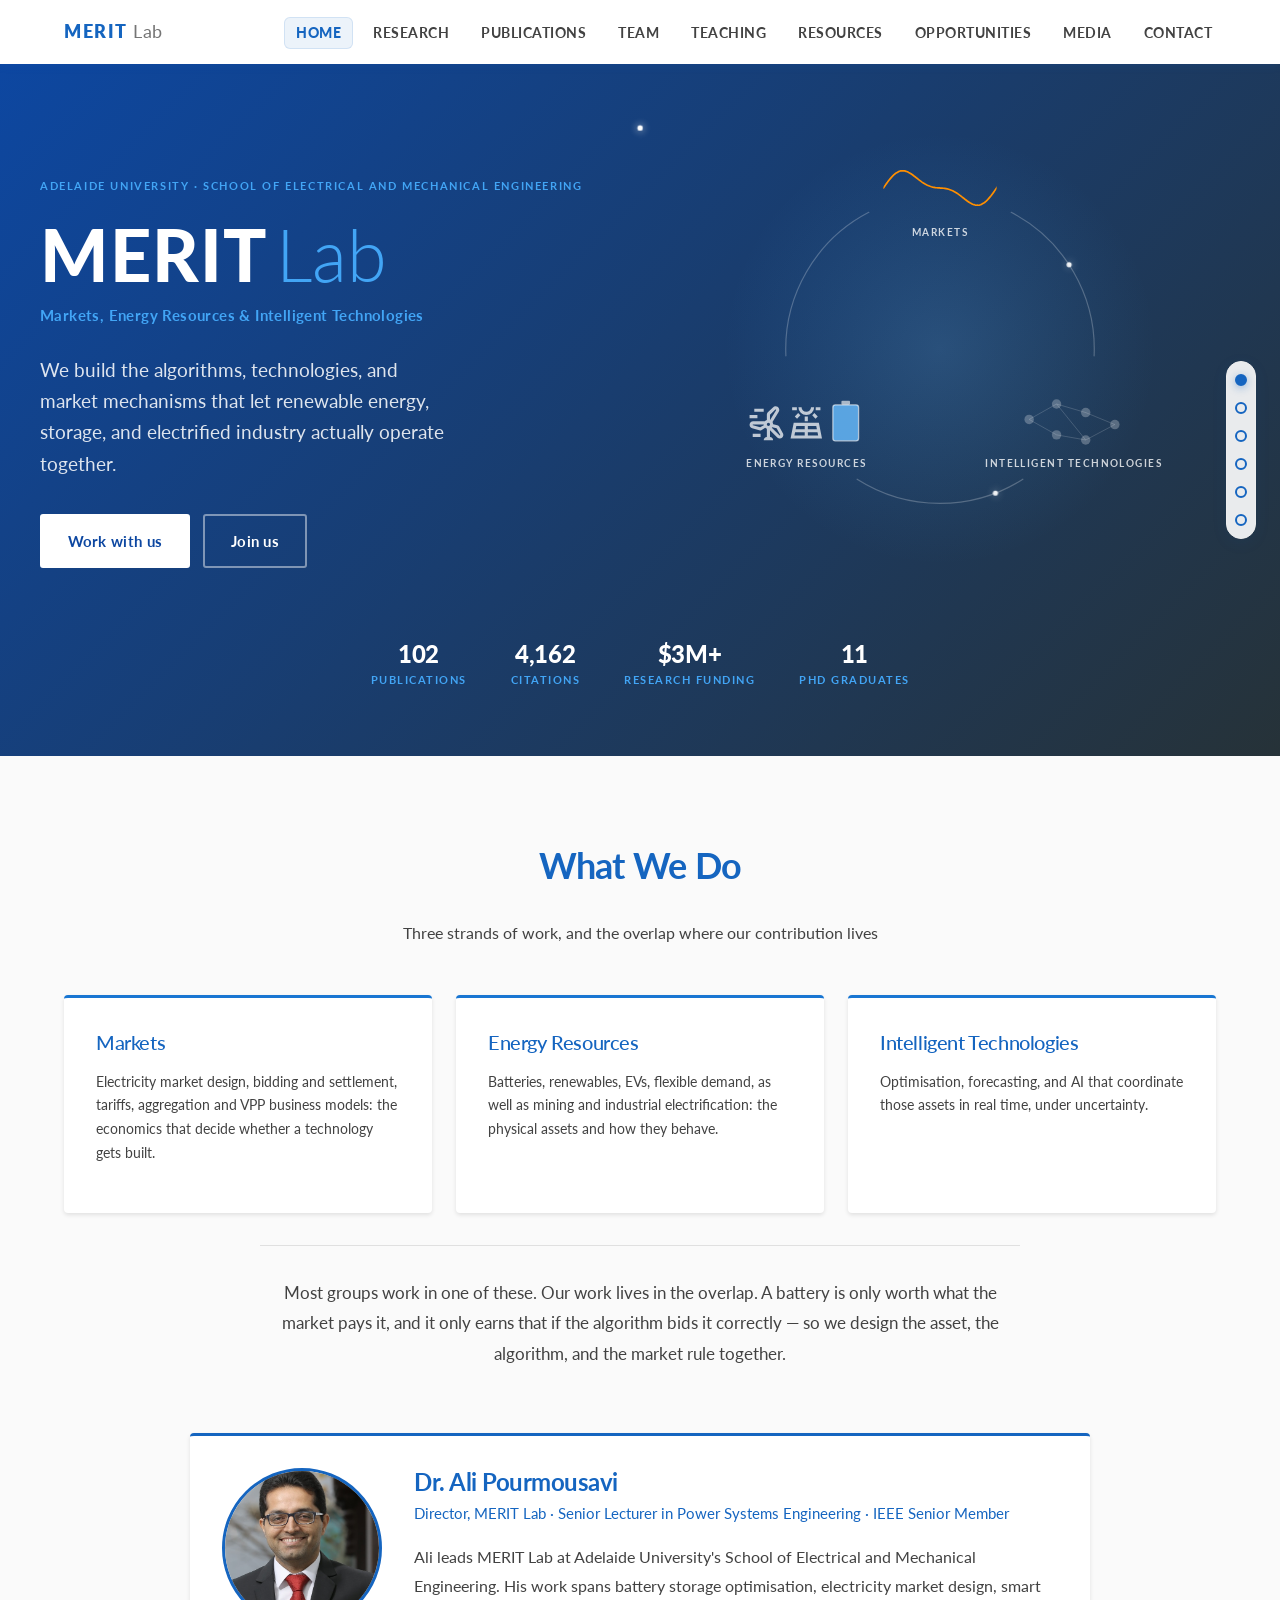
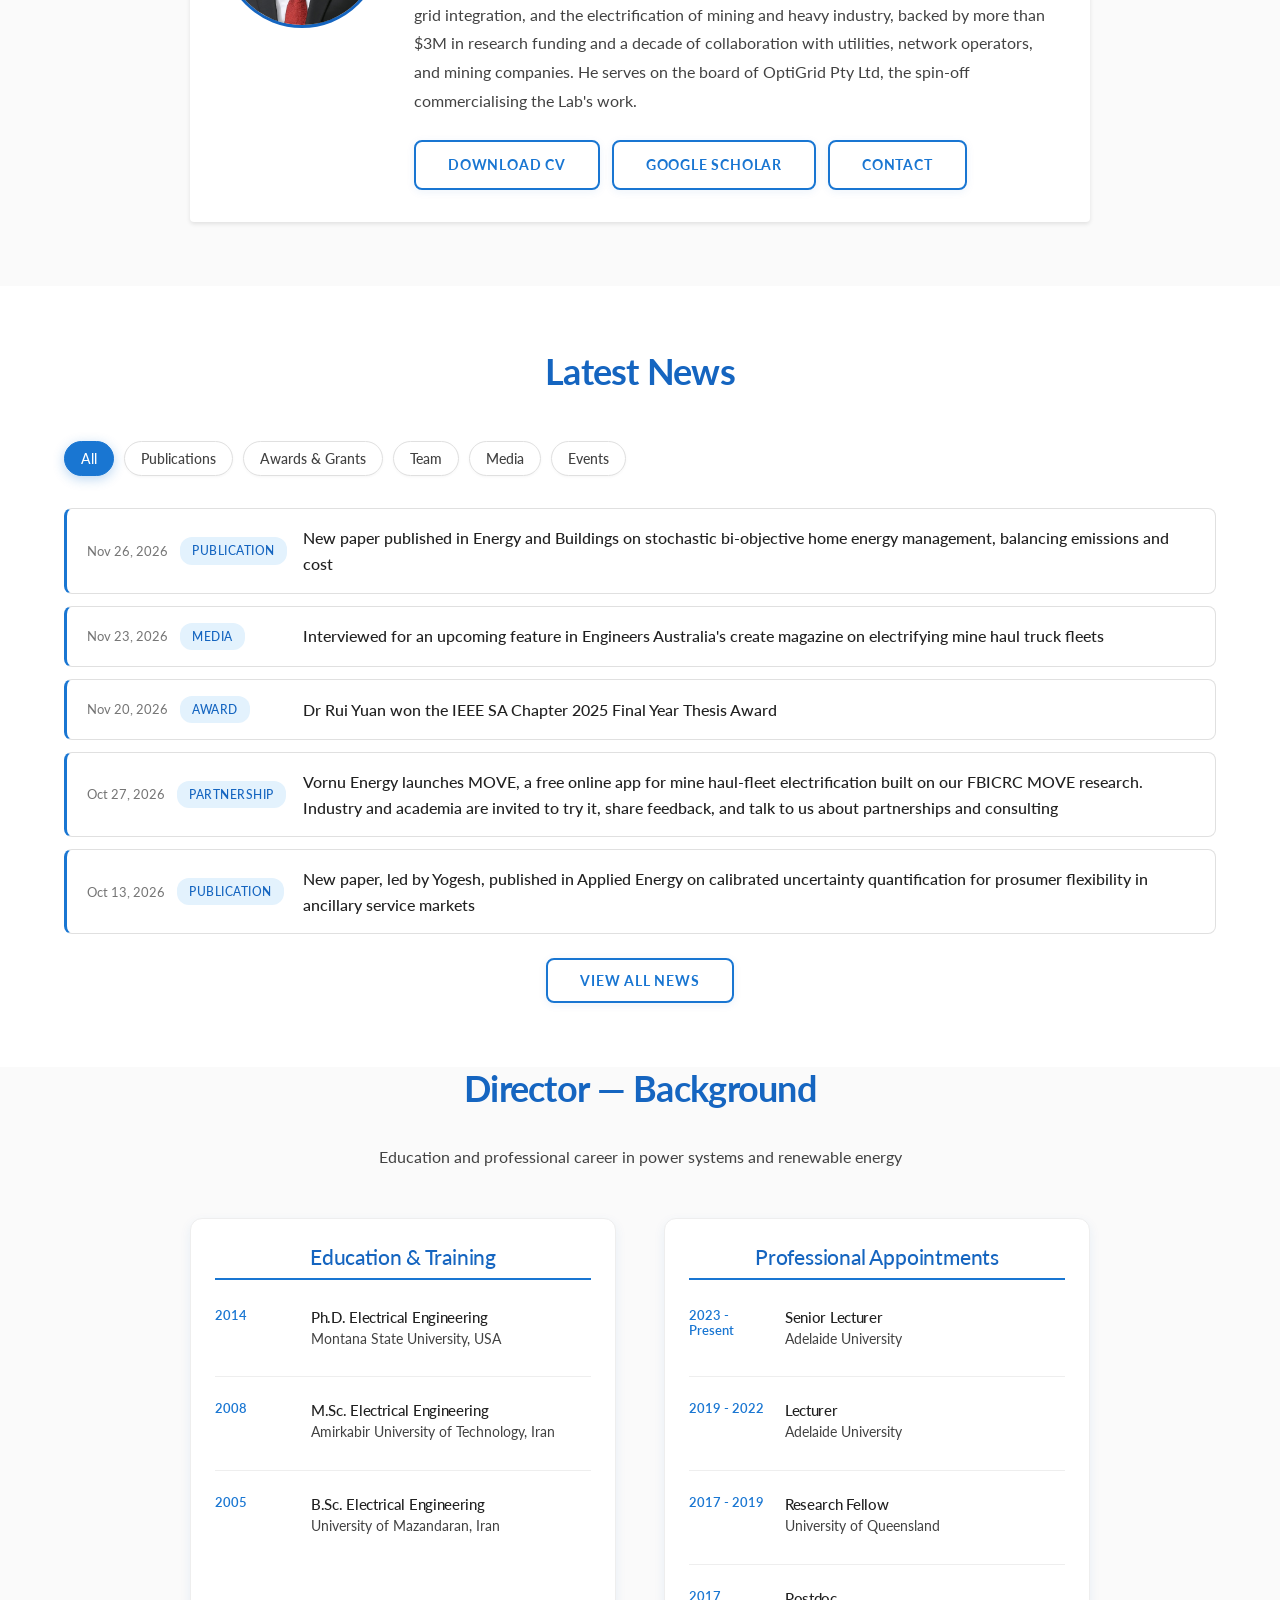
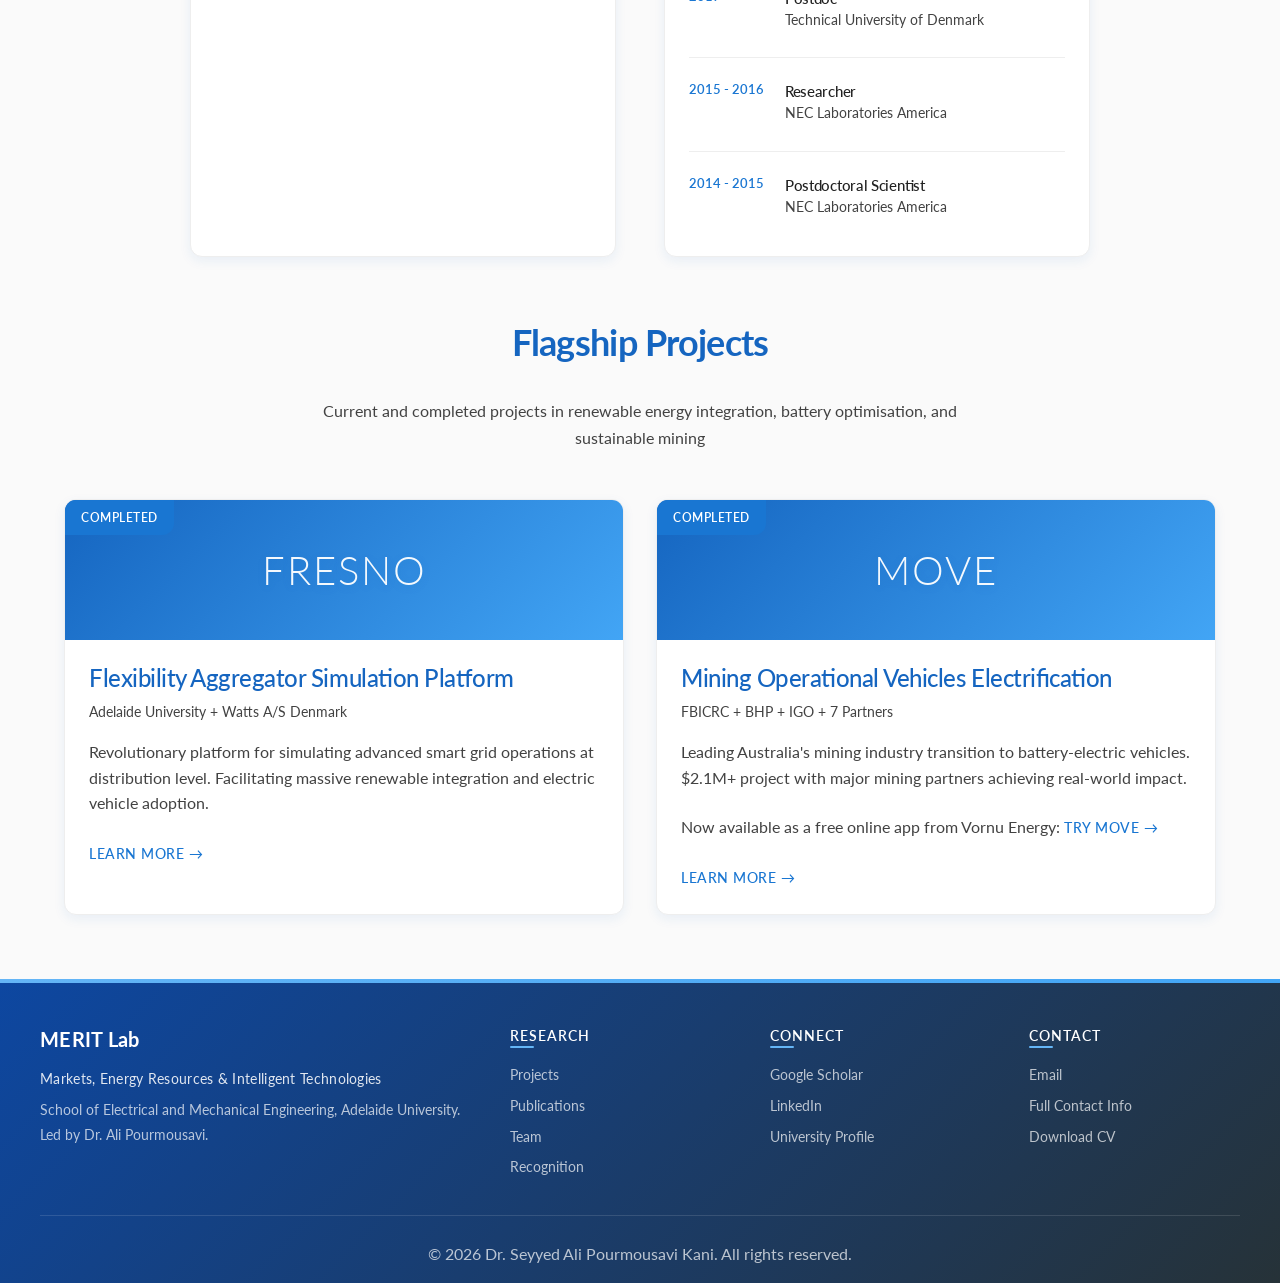
<file: index.html>
<!DOCTYPE html>
<html lang="en">
<head>
    <meta charset="UTF-8">
    <meta name="viewport" content="width=device-width, initial-scale=1.0">
    
    <!-- Primary Meta Tags -->
    <title>MERIT Lab | Dr. Ali Pourmousavi | Adelaide University</title>
    <meta name="title" content="MERIT Lab | Dr. Ali Pourmousavi | Adelaide University">
    <meta name="description" content="MERIT Lab builds the algorithms, technologies, and market mechanisms that let renewable energy, storage, and electrified industry actually operate together. Led by Dr. Ali Pourmousavi at Adelaide University.">
    <meta name="keywords" content="Ali Pourmousavi, power systems, battery storage, smart grid, renewable energy, mining electrification, Adelaide University, PhD supervisor, energy research, electric vehicles, demand response, virtual power plant, OptiGrid">
    <meta name="author" content="Dr. Seyyed Ali Pourmousavi Kani">
    <meta name="robots" content="index, follow">
    <link rel="canonical" href="https://alipourmousavi.com/">
    
    <!-- Open Graph / Facebook -->
    <meta property="og:type" content="website">
    <meta property="og:url" content="https://alipourmousavi.com/">
    <meta property="og:title" content="MERIT Lab | Dr. Ali Pourmousavi | Adelaide University">
    <meta property="og:description" content="MERIT Lab builds the algorithms, technologies, and market mechanisms that let renewable energy, storage, and electrified industry actually operate together.">
    <meta property="og:image" content="https://alipourmousavi.com/images/profile.jpg">
    <meta property="og:site_name" content="MERIT Lab">

    <!-- Twitter -->
    <meta property="twitter:card" content="summary_large_image">
    <meta property="twitter:url" content="https://alipourmousavi.com/">
    <meta property="twitter:title" content="MERIT Lab | Dr. Ali Pourmousavi | Adelaide University">
    <meta property="twitter:description" content="MERIT Lab builds the algorithms, technologies, and market mechanisms that let renewable energy, storage, and electrified industry actually operate together.">
    <meta property="twitter:image" content="https://alipourmousavi.com/images/profile.jpg">
    
    <!-- Academic Meta Tags -->
    <meta name="citation_author" content="Pourmousavi Kani, Seyyed Ali">
    <meta name="citation_author_institution" content="Adelaide University">
    <meta name="dc.title" content="Dr. Ali Pourmousavi - Academic Website">
    <meta name="dc.creator" content="Seyyed Ali Pourmousavi Kani">
    <meta name="geo.region" content="AU-SA">
    <meta name="geo.placename" content="Adelaide, South Australia">
    
    <link rel="stylesheet" href="styles.css">
    <link rel="apple-touch-icon" sizes="180x180" href="apple-touch-icon.png">
    <link rel="icon" type="image/png" sizes="32x32" href="favicon-32x32.png">
    <link rel="icon" type="image/png" sizes="16x16" href="favicon-16x16.png">

    <!-- Google Analytics -->
    <script async src="https://www.googletagmanager.com/gtag/js?id=G-J58ZKCC7G9"></script>
    <script>
      window.dataLayer = window.dataLayer || [];
      function gtag(){dataLayer.push(arguments);}
      gtag('js', new Date());
      gtag('config', 'G-J58ZKCC7G9');
    </script>

    <!-- Structured Data -->
    <script type="application/ld+json">
    {
      "@context": "https://schema.org",
      "@type": "Person",
      "name": "Seyyed Ali Pourmousavi Kani",
      "alternateName": "Ali Pourmousavi",
      "url": "https://alipourmousavi.com",
      "image": "https://alipourmousavi.com/images/profile.jpg",
      "jobTitle": "Senior Lecturer",
      "worksFor": {
        "@type": "EducationalOrganization",
        "name": "Adelaide University",
        "department": "School of Electrical and Mechanical Engineering"
      },
      "affiliation": {
        "@type": "ResearchOrganization",
        "@id": "https://alipourmousavi.com/#merit-lab",
        "name": "MERIT Lab",
        "url": "https://alipourmousavi.com/"
      },
      "alumniOf": [
        {
          "@type": "EducationalOrganization",
          "name": "Montana State University"
        },
        {
          "@type": "EducationalOrganization",
          "name": "Amirkabir University of Technology"
        }
      ],
      "knowsAbout": [
        "Power Systems",
        "Battery Energy Storage",
        "Smart Grid",
        "Renewable Energy",
        "Mining/Industrial Electrification",
        "Demand Response",
        "Electric Vehicles",
        "Electricity Market",
        "Artificial Intelligence"
      ],
      "sameAs": [
        "https://scholar.google.com/citations?user=XoHCLowAAAAJ",
        "https://www.linkedin.com/in/alipourmousavi/",
        "https://researchers.adelaide.edu.au/profile/a.pourm",
        "https://www.researchgate.net/profile/Seyyed-Ali-Pourmousavi-Kani"
      ],
      
      "telephone": "+61-8-8313-8311",
      "address": {
        "@type": "PostalAddress",
        "streetAddress": "School of Electrical and Mechanical Engineering",
        "addressLocality": "Adelaide",
        "addressRegion": "SA",
        "postalCode": "5005",
        "addressCountry": "AU"
      }
    }
    </script>
        <script type="application/ld+json">
        {
            "@context": "https://schema.org",
            "@type": "WebSite",
            "name": "MERIT Lab",
            "url": "https://alipourmousavi.com/"
        }
        </script>
        <script type="application/ld+json">
        {
            "@context": "https://schema.org",
            "@type": "ResearchOrganization",
            "@id": "https://alipourmousavi.com/#merit-lab",
            "name": "MERIT Lab",
            "alternateName": "Markets, Energy Resources & Intelligent Technologies",
            "description": "MERIT Lab builds the algorithms, technologies, and market mechanisms that let renewable energy, storage, and electrified industry actually operate together.",
            "url": "https://alipourmousavi.com/",
            "founder": {
                "@type": "Person",
                "name": "Seyyed Ali Pourmousavi Kani"
            },
            "parentOrganization": {
                "@type": "EducationalOrganization",
                "name": "Adelaide University",
                "department": "School of Electrical and Mechanical Engineering"
            },
            "address": {
                "@type": "PostalAddress",
                "addressLocality": "Adelaide",
                "addressRegion": "SA",
                "postalCode": "5005",
                "addressCountry": "AU"
            },
            "knowsAbout": [
                "Electricity Markets",
                "Energy Resources",
                "Intelligent Technologies",
                "Battery Energy Storage",
                "Smart Grid",
                "Renewable Energy",
                "Mining and Industrial Electrification",
                "Optimisation and Forecasting"
            ]
        }
        </script>
</head>
<body>
    <nav>
        <div class="nav-container">
            <div class="logo brand-lockup">
                <span class="brand-mark">MERIT</span>
                <span class="brand-type">Lab</span>
            </div>
            <button class="nav-toggle" aria-expanded="false" aria-controls="primary-navigation" aria-label="Toggle navigation">
                <span class="bar"></span>
                <span class="bar"></span>
                <span class="bar"></span>
                <span class="sr-only">Menu</span>
            </button>
            <ul class="nav-links" id="primary-navigation">
                <li><a href="index.html" class="active">Home</a></li>
                <li><a href="research.html">Research</a></li>
                <li><a href="publications.html">Publications</a></li>
                <li><a href="team.html">Team</a></li>
                <li><a href="teaching.html">Teaching</a></li>
                <li><a href="resources.html">Resources</a></li>
                <li><a href="opportunities.html">Opportunities</a></li>
                <li><a href="media.html">Media</a></li>
                <li><a href="contact.html">Contact</a></li>
            </ul>
        </div>
    </nav>

    <section class="hero-lab" id="overview" data-section-label="Overview">
        <div class="lab-inner">
            <div class="lab-top">
                <div class="lab-text">
                    <p class="lab-eyebrow">Adelaide University &middot; School of Electrical and Mechanical Engineering</p>
                    <h1 class="lab-wordmark"><span class="brand-mark">MERIT</span><span class="brand-type">Lab</span></h1>
                    <p class="lab-expansion">Markets, Energy Resources &amp; Intelligent Technologies</p>
                    <p class="lab-positioning">We build the algorithms, technologies, and market mechanisms that let renewable energy, storage, and electrified industry actually operate together.</p>
                    <div class="lab-cta">
                        <a class="lab-btn lab-btn-primary" href="research.html#consultancy-services">Work with us</a>
                        <a class="lab-btn lab-btn-secondary" href="opportunities.html">Join us</a>
                    </div>
                </div>
                <div class="lab-figure">
        <svg class="cycle-fig" viewBox="0 0 700 570" role="img" aria-labelledby="cfT cfD">
        <title id="cfT">How the three strands of MERIT Lab work together</title>
        <desc id="cfD">Three linked groups on a common circle. Intelligent Technologies continuously monitors both Markets and Energy Resources, shown by pale markers moving in both directions. Between Energy Resources and Markets, energy is bought when prices are low and the battery charges, and sold when prices peak and the battery discharges.</desc>
        <defs>
        <radialGradient id="halo"><stop offset="0%" stop-color="#64B5F6" stop-opacity=".18"/><stop offset="100%" stop-color="#42A5F5" stop-opacity="0"/></radialGradient>
        <clipPath id="clipWave"><rect x="0" y="0" width="132" height="58"/></clipPath>
        <clipPath id="clipCell"><rect x="0" y="0" width="30" height="42" rx="3"/></clipPath>
        <path id="segMkIt" d="M433.1,98.4 A180,180 0 0 1 529.8,265.8" pathLength="1"/>
        <path id="segItEr" d="M446.7,409.8 A180,180 0 0 1 253.3,409.8" pathLength="1"/>
        <path id="segErMk" d="M170.2,265.8 A180,180 0 0 1 266.9,98.4" pathLength="1"/>
        </defs>
        <circle cx="350" cy="258" r="252" fill="url(#halo)" aria-hidden="true"/>
        <g class="links" aria-hidden="true">
        <use href="#segMkIt" xlink:href="#segMkIt" class="lnk k1"/>
        <use href="#segItEr" xlink:href="#segItEr" class="lnk k2"/>
        <use href="#segErMk" xlink:href="#segErMk" class="lnk k3"/>
        </g>
        <g class="flow" aria-hidden="true">
        <circle class="pip mon" r="3"><animateMotion dur="4.4s" begin="0.0s" repeatCount="indefinite" keyPoints="0;1" keyTimes="0;1" calcMode="linear"><mpath href="#segMkIt" xlink:href="#segMkIt"/></animateMotion></circle>
        <circle class="pip mon" r="3"><animateMotion dur="5.6s" begin="2.2s" repeatCount="indefinite" keyPoints="1;0" keyTimes="0;1" calcMode="linear"><mpath href="#segMkIt" xlink:href="#segMkIt"/></animateMotion></circle>
        <circle class="pip mon" r="3"><animateMotion dur="5.0s" begin="1.1s" repeatCount="indefinite" keyPoints="0;1" keyTimes="0;1" calcMode="linear"><mpath href="#segItEr" xlink:href="#segItEr"/></animateMotion></circle>
        <circle class="pip mon" r="3"><animateMotion dur="4.2s" begin="3.3s" repeatCount="indefinite" keyPoints="1;0" keyTimes="0;1" calcMode="linear"><mpath href="#segItEr" xlink:href="#segItEr"/></animateMotion></circle>
        <circle class="pip sell" r="4.5"><animateMotion dur="12s" repeatCount="indefinite" keyPoints="0;0;1;1" keyTimes="0;0.38;0.56;1" calcMode="linear"><mpath href="#segErMk" xlink:href="#segErMk"/></animateMotion></circle>
        <circle class="pip buy"  r="4.5"><animateMotion dur="12s" repeatCount="indefinite" keyPoints="1;1;0;0" keyTimes="0;0.68;0.95;1" calcMode="linear"><mpath href="#segErMk" xlink:href="#segErMk"/></animateMotion></circle>
        </g>
        <g class="mod m-mk">
        <g transform="translate(284,36)" clip-path="url(#clipWave)"><g class="wave-run"><polyline class="wave" points="0.0,34.0 1.6,31.8 3.1,29.5 4.7,27.4 6.2,25.3 7.8,23.4 9.3,21.6 10.9,19.9 12.4,18.4 14.0,17.1 15.5,16.1 17.1,15.2 18.6,14.5 20.2,14.1 21.7,13.9 23.3,13.9 24.8,14.1 26.4,14.6 28.0,15.1 29.5,15.9 31.1,16.7 32.6,17.7 34.2,18.8 35.7,20.0 37.3,21.2 38.8,22.4 40.4,23.6 41.9,24.8 43.5,26.0 45.0,27.1 46.6,28.2 48.1,29.1 49.7,30.0 51.2,30.8 52.8,31.4 54.4,32.0 55.9,32.5 57.5,32.9 59.0,33.2 60.6,33.5 62.1,33.7 63.7,33.8 65.2,33.9 66.8,34.1 68.3,34.2 69.9,34.3 71.4,34.5 73.0,34.8 74.5,35.1 76.1,35.5 77.6,36.0 79.2,36.6 80.8,37.2 82.3,38.0 83.9,38.9 85.4,39.8 87.0,40.9 88.5,42.0 90.1,43.2 91.6,44.4 93.2,45.6 94.7,46.8 96.3,48.0 97.8,49.2 99.4,50.3 100.9,51.3 102.5,52.1 104.0,52.9 105.6,53.4 107.2,53.9 108.7,54.1 110.3,54.1 111.8,53.9 113.4,53.5 114.9,52.8 116.5,51.9 118.0,50.9 119.6,49.6 121.1,48.1 122.7,46.4 124.2,44.6 125.8,42.7 127.3,40.6 128.9,38.5 130.4,36.2 132.0,34.0 133.6,31.8 135.1,29.5 136.7,27.4 138.2,25.3 139.8,23.4 141.3,21.6 142.9,19.9 144.4,18.4 146.0,17.1 147.5,16.1 149.1,15.2 150.6,14.5 152.2,14.1 153.7,13.9 155.3,13.9 156.8,14.1 158.4,14.6 160.0,15.1 161.5,15.9 163.1,16.7 164.6,17.7 166.2,18.8 167.7,20.0 169.3,21.2 170.8,22.4 172.4,23.6 173.9,24.8 175.5,26.0 177.0,27.1 178.6,28.2 180.1,29.1 181.7,30.0 183.2,30.8 184.8,31.4 186.4,32.0 187.9,32.5 189.5,32.9 191.0,33.2 192.6,33.5 194.1,33.7 195.7,33.8 197.2,33.9 198.8,34.1 200.3,34.2 201.9,34.3 203.4,34.5 205.0,34.8 206.5,35.1 208.1,35.5 209.6,36.0 211.2,36.6 212.8,37.2 214.3,38.0 215.9,38.9 217.4,39.8 219.0,40.9 220.5,42.0 222.1,43.2 223.6,44.4 225.2,45.6 226.7,46.8 228.3,48.0 229.8,49.2 231.4,50.3 232.9,51.3 234.5,52.1 236.0,52.9 237.6,53.4 239.2,53.9 240.7,54.1 242.3,54.1 243.8,53.9 245.4,53.5 246.9,52.8 248.5,51.9 250.0,50.9 251.6,49.6 253.1,48.1 254.7,46.4 256.2,44.6 257.8,42.7 259.3,40.6 260.9,38.5 262.4,36.2 264.0,34.0"/></g></g>
        <text class="mod-label" x="350" y="126" text-anchor="middle">MARKETS</text>
        </g>
        <g class="mod m-it">
        <g transform="translate(506,340)">
        <line class="edge" x1="-52" y1="0" x2="-20" y2="-18"/>
        <line class="edge" x1="-52" y1="0" x2="-20" y2="18"/>
        <line class="edge" x1="-20" y1="-18" x2="14" y2="-8"/>
        <line class="edge" x1="-20" y1="18" x2="14" y2="24"/>
        <line class="edge" x1="14" y1="-8" x2="48" y2="6"/>
        <line class="edge" x1="14" y1="24" x2="48" y2="6"/>
        <line class="edge" x1="-20" y1="-18" x2="14" y2="24"/>
        <circle class="sol s1" cx="-52" cy="0" r="5.5"/>
        <circle class="sol s2" cx="-20" cy="-18" r="5.5"/>
        <circle class="sol s3" cx="-20" cy="18" r="5.5"/>
        <circle class="sol s4" cx="14" cy="-8" r="5.5"/>
        <circle class="sol s5" cx="14" cy="24" r="5.5"/>
        <circle class="sol s6" cx="48" cy="6" r="5.5"/>
        </g>
        <text class="mod-label" x="506" y="396" text-anchor="middle">INTELLIGENT TECHNOLOGIES</text>
        </g>
        <g class="mod m-er">
        <g class="gen wind" transform="translate(126,366) scale(0.04583)"><path d="M400-40q0-33 23.5-56.5T480-120v-208q-12-5-22.5-11.5T438-354l-88 56q-14 8-30.5 10.5T286-290l-180-51q-29-8-47.5-32.5T40-429q0-38 26.5-64.5T131-520h301q10-11 22-19t26-13v-137q0-17 6.5-32t18.5-26l137-128q23-22 53.5-25t56.5 13q32 20 41.5 56.5T783-762L624-499q7 12 10.5 26t4.5 29l108 26q16 4 29 14t21 24l91 164q15 27 11 57t-26 52q-27 27-64.5 27T744-107L560-291v171q33 0 56.5 23.5T640-40H400ZM160-760v-80h240v80H160Zm400 71v137q1 0 1.5.5t1.5.5l152-253q2-4 1-8.5t-5-6.5q-3-2-7.5-1t-6.5 3L560-689ZM40-600v-80h200v80H40Zm480 200q17 0 28.5-11.5T560-440q0-17-11.5-28.5T520-480q-17 0-28.5 11.5T480-440q0 17 11.5 28.5T520-400Zm-211 34 93-56q-1-5-1-9v-9H131q-5 0-8 3t-3 8q0 4 2 7t6 4l181 52Zm419 25-114-26q-2 2-4 5t-4 5l195 194q3 3 8 3t8-3q3-3 3.5-6.5T819-177l-91-164ZM120-120v-80h200v80H120Zm400-320Zm43-111ZM401-440Zm205 83Z"/></g>
        <g class="gen sun" transform="translate(172,366) scale(0.04583)"><path d="m80-80 80-400h640l80 400H80Zm40-720v-80h120v80H120Zm58 640h262v-80H194l-16 80Zm67-427-57-56 85-85 57 56-85 85Zm-35 267h230v-80H226l-16 80Zm128.5-418.5Q280-797 280-880h80q0 50 35 85t85 35q50 0 85-35t35-85h80q0 83-58.5 141.5T480-680q-83 0-141.5-58.5ZM480-880Zm-40 360v-120h80v120h-80Zm80 360h262l-16-80H520v80Zm0-160h230l-16-80H520v80Zm195-267-84-85 56-56 85 84-57 57Zm5-213v-80h120v80H720Z"/></g>
        <g transform="translate(225,323)">
        <g clip-path="url(#clipCell)"><rect class="cell-fill" x="0" y="0" width="30" height="42"/></g>
        <rect class="cell" x="0" y="0" width="30" height="42" rx="3"/>
        <rect class="cap" x="10" y="-5" width="10" height="5" rx="1.5"/>
        </g>
        <text class="mod-label" x="194" y="396" text-anchor="middle">ENERGY RESOURCES</text>
        </g>
        </svg>
                </div>
            </div>

            <div class="lab-stats">
                <div class="lab-stat"><span class="lab-stat-value" id="hero-pubs">100</span><span class="lab-stat-label">Publications</span></div>
                <div class="lab-stat"><span class="lab-stat-value" id="hero-citations">3,976</span><span class="lab-stat-label">Citations</span></div>
                <div class="lab-stat"><span class="lab-stat-value">$3M+</span><span class="lab-stat-label">Research funding</span></div>
                <div class="lab-stat"><span class="lab-stat-value">11</span><span class="lab-stat-label">PhD graduates</span></div>
            </div>
        </div>
    </section>

    <section id="pillars" data-section-label="What We Do">
        <div class="container">
            <div class="section-header">
                <h2 class="section-title">What We Do</h2>
                <p class="section-subtitle">Three strands of work, and the overlap where our contribution lives</p>
            </div>

            <div class="consultancy-grid">
                <div class="consultancy-card">
                    <h3>Markets</h3>
                    <p>Electricity market design, bidding and settlement, tariffs, aggregation and VPP business models: the economics that decide whether a technology gets built.</p>
                </div>
                <div class="consultancy-card">
                    <h3>Energy Resources</h3>
                    <p>Batteries, renewables, EVs, flexible demand, as well as mining and industrial electrification: the physical assets and how they behave.</p>
                </div>
                <div class="consultancy-card">
                    <h3>Intelligent Technologies</h3>
                    <p>Optimisation, forecasting, and AI that coordinate those assets in real time, under uncertainty.</p>
                </div>
            </div>

            <p class="pillar-integration">Most groups work in one of these. Our work lives in the overlap. A battery is only worth what the market pays it, and it only earns that if the algorithm bids it correctly &mdash; so we design the asset, the algorithm, and the market rule together.</p>
        </div>
    </section>

    <section id="director" data-section-label="Director">
        <div class="container">
            <div class="director-card">
                <img src="images/profile.jpg" alt="Dr. Ali Pourmousavi" class="director-photo">
                <div class="director-body">
                    <h2>Dr. Ali Pourmousavi</h2>
                    <p class="director-role">Director, MERIT Lab &middot; Senior Lecturer in Power Systems Engineering &middot; IEEE Senior Member</p>
                    <p>Ali leads MERIT Lab at Adelaide University's School of Electrical and Mechanical Engineering. His work spans battery storage optimisation, electricity market design, smart grid integration, and the electrification of mining and heavy industry, backed by more than $3M in research funding and a decade of collaboration with utilities, network operators, and mining companies. He serves on the board of OptiGrid Pty Ltd, the spin-off commercialising the Lab's work.</p>
                    <div class="director-links">
                        <a href="docs/CV_SeyyedAliPourmousavi.pdf" target="_blank" class="btn btn-secondary">Download CV</a>
                        <a href="https://scholar.google.com/citations?user=XoHCLowAAAAJ" target="_blank" class="btn btn-secondary">Google Scholar</a>
                        <a href="contact.html" class="btn btn-secondary">Contact</a>
                    </div>
                </div>
            </div>
        </div>
    </section>

    <section class="news-feed" id="news" data-section-label="News">
        <div class="container">
            <div class="section-header">
                <h2 class="section-title">Latest News</h2>
            </div>

            <!-- Consolidated Filter Tabs -->
            <div class="news-filter-tabs">
                <button class="news-filter-tab active" data-filter="all">All</button>
                <button class="news-filter-tab" data-filter="publications">Publications</button>
                <button class="news-filter-tab" data-filter="awards-grants">Awards & Grants</button>
                <button class="news-filter-tab" data-filter="team">Team</button>
                <button class="news-filter-tab" data-filter="media">Media</button>
                <button class="news-filter-tab" data-filter="events">Events</button>
            </div>

            <!-- News Items Container -->
            <div class="news-items" id="news-container"></div>

            <!-- View All Button -->
            <div class="news-actions">
                <button id="view-all-news" class="btn btn-secondary" style="display: none;">
                    View All News
                </button>
            </div>
        </div>
    </section>

    <!-- News Modal -->
    <div class="news-modal" id="news-modal">
        <div class="news-modal-overlay"></div>
        <div class="news-modal-content">
            <div class="news-modal-header">
                <h2>All News</h2>
                <button class="news-modal-close" aria-label="Close">&times;</button>
            </div>
            <div class="news-modal-tabs">
                <button class="news-modal-tab active" data-filter="all">All</button>
                <button class="news-modal-tab" data-filter="publications">Publications</button>
                <button class="news-modal-tab" data-filter="awards-grants">Awards & Grants</button>
                <button class="news-modal-tab" data-filter="team">Team</button>
                <button class="news-modal-tab" data-filter="media">Media</button>
                <button class="news-modal-tab" data-filter="events">Events</button>
            </div>
            <div class="news-modal-body" id="news-modal-container"></div>
        </div>
    </div>

    <section id="background" data-section-label="Background">
        <div class="container">
            <div class="section-header">
                <h2 class="section-title">Director &mdash; Background</h2>
                <p class="section-subtitle">Education and professional career in power systems and renewable energy</p>
            </div>

            <div class="background-grid">
                <div class="background-section">
                    <h3 class="subsection-title">Education & Training</h3>
                    <div class="education-timeline">
                        <div class="education-item">
                            <div class="year">2014</div>
                            <div class="degree">
                                <h4>Ph.D. Electrical Engineering</h4>
                                <p>Montana State University, USA</p>
                            </div>
                        </div>
                        <div class="education-item">
                            <div class="year">2008</div>
                            <div class="degree">
                                <h4>M.Sc. Electrical Engineering</h4>
                                <p>Amirkabir University of Technology, Iran</p>
                            </div>
                        </div>
                        <div class="education-item">
                            <div class="year">2005</div>
                            <div class="degree">
                                <h4>B.Sc. Electrical Engineering</h4>
                                <p>University of Mazandaran, Iran</p>
                            </div>
                        </div>
                    </div>
                </div>

                <div class="background-section">
                    <h3 class="subsection-title">Professional Appointments</h3>
                    <div class="appointments-timeline">
                        <div class="appointment-item">
                            <div class="period">2023 - Present</div>
                            <div class="position">
                                <h4>Senior Lecturer</h4>
                                <p>Adelaide University</p>
                            </div>
                        </div>
                        <div class="appointment-item">
                            <div class="period">2019 - 2022</div>
                            <div class="position">
                                <h4>Lecturer</h4>
                                <p>Adelaide University</p>
                            </div>
                        </div>
                        <div class="appointment-item">
                            <div class="period">2017 - 2019</div>
                            <div class="position">
                                <h4>Research Fellow</h4>
                                <p>University of Queensland</p>
                            </div>
                        </div>
                        <div class="appointment-item">
                            <div class="period">2017</div>
                            <div class="position">
                                <h4>Postdoc</h4>
                                <p>Technical University of Denmark</p>
                            </div>
                        </div>
                        <div class="appointment-item">
                            <div class="period">2015 - 2016</div>
                            <div class="position">
                                <h4>Researcher</h4>
                                <p>NEC Laboratories America</p>
                            </div>
                        </div>
                        <div class="appointment-item">
                            <div class="period">2014 - 2015</div>
                            <div class="position">
                                <h4>Postdoctoral Scientist</h4>
                                <p>NEC Laboratories America</p>
                            </div>
                        </div>
                    </div>
                </div>
            </div>
        </div>
    </section>

    <section id="projects" data-section-label="Projects" style="margin-top: 4rem;">
        <div class="container">
            <div class="section-header">
                <h2 class="section-title">Flagship Projects</h2>
                <p class="section-subtitle">Current and completed projects in renewable energy integration, battery optimisation, and sustainable mining</p>
            </div>

            <div class="research-grid">
                <div class="research-card">
                    <div class="research-header">
                        <span class="research-label">Completed</span>
                        <div class="project-acronym">FRESNO</div>
                    </div>
                    <div class="research-content">
                        <h3>Flexibility Aggregator Simulation Platform</h3>
                        <p class="project-name">Adelaide University + Watts A/S Denmark</p>
                        <p>Revolutionary platform for simulating advanced smart grid operations at distribution level. Facilitating massive renewable integration and electric vehicle adoption.</p>
                        <a href="research.html#fresno" class="research-link">Learn More →</a>
                    </div>
                </div>

                <div class="research-card">
                    <div class="research-header">
                        <span class="research-label">Completed</span>
                        <div class="project-acronym">MOVE</div>
                    </div>
                    <div class="research-content">
                        <h3>Mining Operational Vehicles Electrification</h3>
                        <p class="project-name">FBICRC + BHP + IGO + 7 Partners</p>
                        <p>Leading Australia's mining industry transition to battery-electric vehicles. $2.1M+ project with major mining partners achieving real-world impact.</p>
                        <p>Now available as a free online app from Vornu Energy: <a href="https://move.vornu.energy/" target="_blank" rel="noopener" class="research-link">Try MOVE &rarr;</a></p>
                        <a href="research.html#move" class="research-link">Learn More →</a>
                    </div>
                </div>
            </div>
        </div>
    </section>

    <footer>
        <div class="footer-content">
            <div class="footer-about">
                <h3>MERIT Lab</h3>
                <p class="footer-expansion">Markets, Energy Resources &amp; Intelligent Technologies</p>
                <p>School of Electrical and Mechanical Engineering, Adelaide University. Led by Dr. Ali Pourmousavi.</p>
            </div>

            <div class="footer-links">
                <h4>Research</h4>
                <ul>
                    <li><a href="research.html">Projects</a></li>
                    <li><a href="publications.html">Publications</a></li>
                    <li><a href="team.html">Team</a></li>
                    <li><a href="research.html#recognition">Recognition</a></li>
                </ul>
            </div>

            <div class="footer-links">
                <h4>Connect</h4>
                <ul>
                    <li><a href="https://scholar.google.com/citations?user=XoHCLowAAAAJ" target="_blank">Google Scholar</a></li>
                    <li><a href="https://www.linkedin.com/in/alipourmousavi/" target="_blank">LinkedIn</a></li>
                    <li><a href="https://researchers.adelaide.edu.au/profile/a.pourm" target="_blank">University Profile</a></li>
                </ul>
            </div>

            <div class="footer-links">
                <h4>Contact</h4>
                <ul>
                    <li><a class="ob-email" data-email-user="a.pourm" data-email-d1="adelaide" data-email-d2="edu" data-email-d3="au" data-email-text="Email"></a></li>
                    <li><a href="contact.html">Full Contact Info</a></li>
                    <li><a href="docs/CV_SeyyedAliPourmousavi.pdf" target="_blank">Download CV</a></li>
                </ul>
            </div>
        </div>

        <div class="footer-bottom">
            <p>&copy; 2026 Dr. Seyyed Ali Pourmousavi Kani. All rights reserved.</p>
        </div>
    </footer>

    <script src="js/common.js"></script>
    <script src="js/news.js"></script>
    <script src="js/scholar.js"></script>
    <script src="js/section-nav.js"></script>
</body>
</html>
</file>
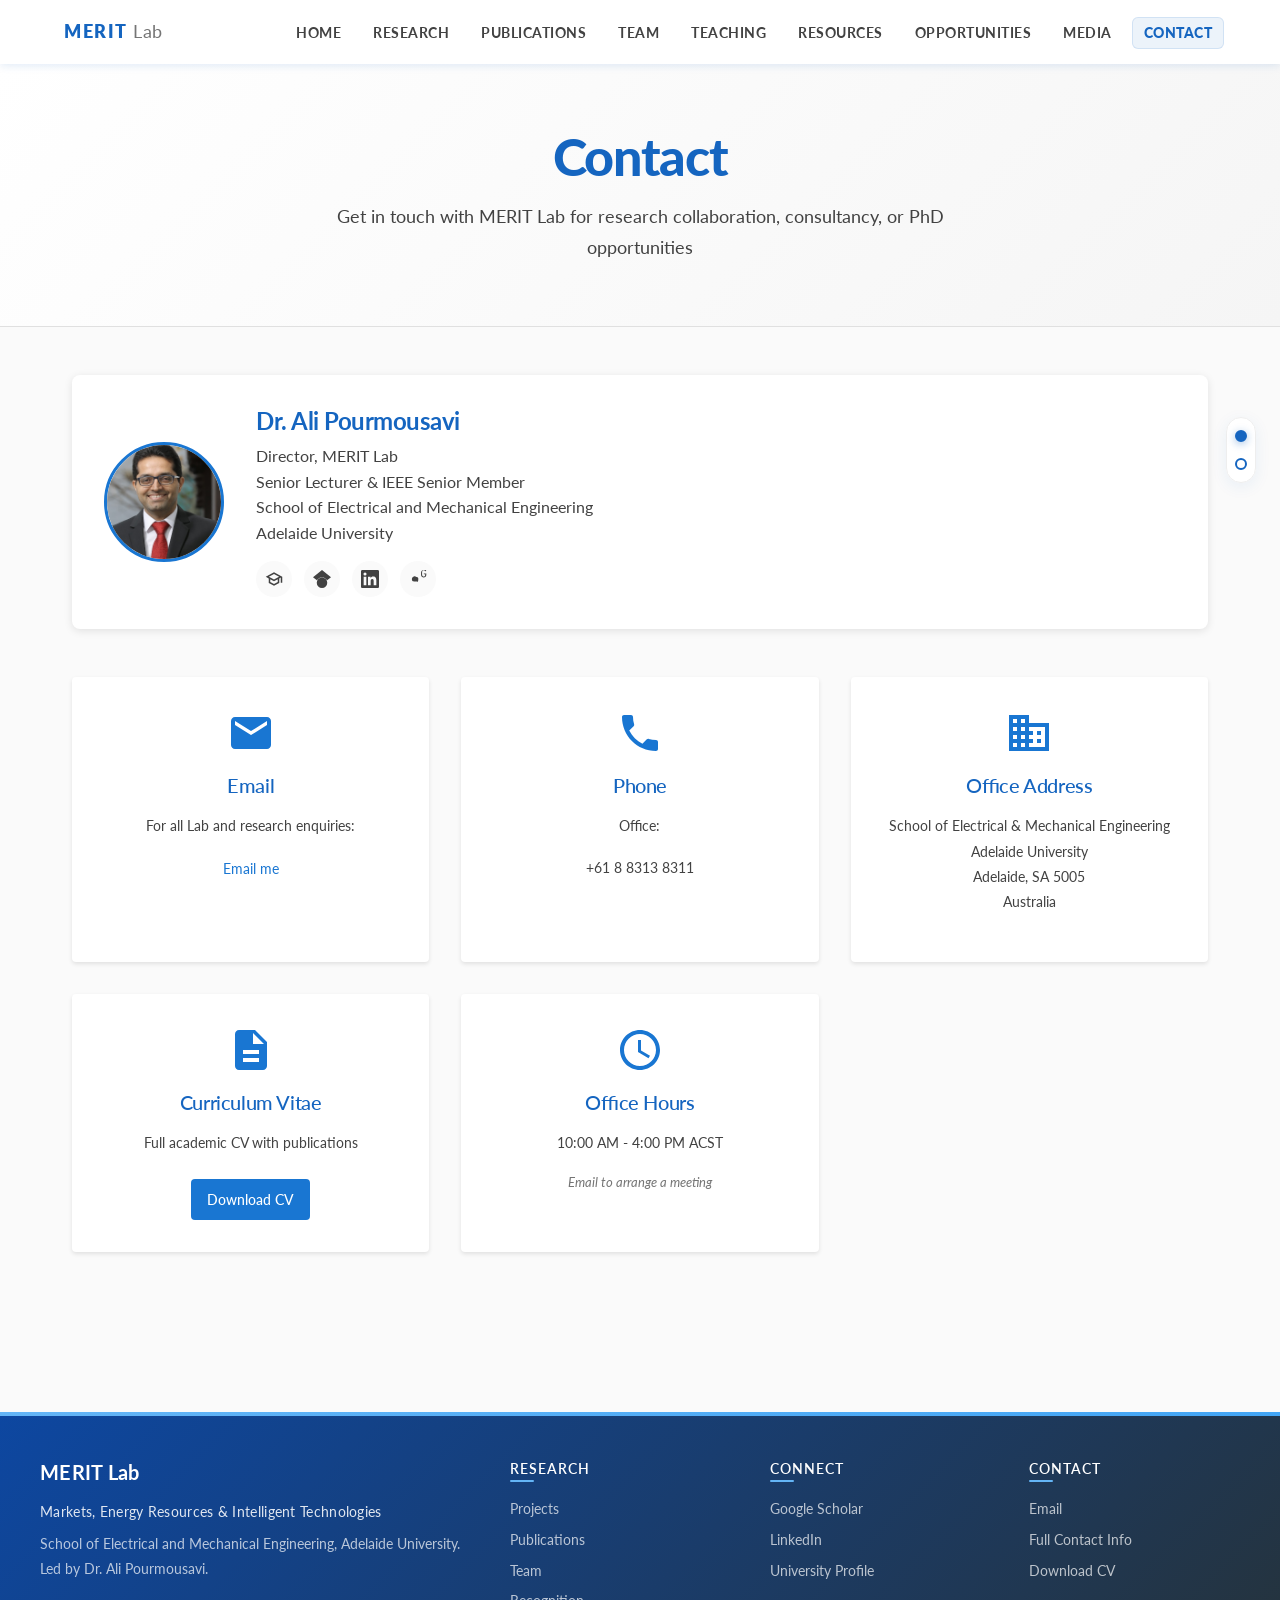
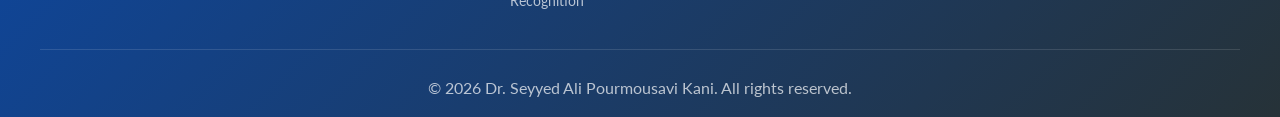
<file: contact.html>
<!DOCTYPE html>
<html lang="en">
<head>
    <meta charset="UTF-8">
    <meta name="viewport" content="width=device-width, initial-scale=1.0">
    
    <!-- Primary Meta Tags -->
    <title>Contact | MERIT Lab | Dr. Ali Pourmousavi | Adelaide University</title>
    <meta name="title" content="Contact | MERIT Lab | Dr. Ali Pourmousavi | Adelaide University">
    <meta name="description" content="Contact MERIT Lab at Adelaide University for research collaboration, industry consultancy, or PhD supervision enquiries with Dr. Ali Pourmousavi.">
    <meta name="keywords" content="contact Ali Pourmousavi, energy consultancy Adelaide, power systems expert contact, battery storage consultant, research collaboration, industry partnership, PhD supervisor contact, Adelaide University contact">
    <meta name="author" content="Dr. Seyyed Ali Pourmousavi Kani">
    <meta name="robots" content="index, follow">
    <link rel="canonical" href="https://alipourmousavi.com/contact.html">

    <!-- Open Graph -->
    <meta property="og:type" content="website">
    <meta property="og:url" content="https://alipourmousavi.com/contact.html">
    <meta property="og:title" content="Contact | MERIT Lab | Dr. Ali Pourmousavi | Adelaide University">
    <meta property="og:description" content="Contact MERIT Lab for research collaboration, industry consultancy, or PhD opportunities.">
    <meta property="og:site_name" content="MERIT Lab">
    <meta property="og:image" content="https://alipourmousavi.com/images/contact-preview.jpg">
    
    <!-- Location Meta Tags -->
    <meta name="geo.region" content="AU-SA">
    <meta name="geo.placename" content="Adelaide">
    <meta name="geo.position" content="-34.9211;138.5986">
    <meta name="ICBM" content="-34.9211, 138.5986">
    
    <link rel="stylesheet" href="styles.css">
    <link rel="apple-touch-icon" sizes="180x180" href="apple-touch-icon.png">
    <link rel="icon" type="image/png" sizes="32x32" href="favicon-32x32.png">
    <link rel="icon" type="image/png" sizes="16x16" href="favicon-16x16.png">

    <!-- Google Analytics -->
    <script async src="https://www.googletagmanager.com/gtag/js?id=G-J58ZKCC7G9"></script>
    <script>
      window.dataLayer = window.dataLayer || [];
      function gtag(){dataLayer.push(arguments);}
      gtag('js', new Date());
      gtag('config', 'G-J58ZKCC7G9');
    </script>

        <script type="application/ld+json">
        {
            "@context": "https://schema.org",
            "@type": "BreadcrumbList",
            "itemListElement": [
                {"@type": "ListItem", "position": 1, "name": "Home", "item": "https://alipourmousavi.com/"},
                {"@type": "ListItem", "position": 2, "name": "Contact", "item": "https://alipourmousavi.com/contact.html"}
            ]
        }
        </script>
    
    <!-- Structured Data -->
    <script type="application/ld+json">
    {
      "@context": "https://schema.org",
      "@type": "ContactPage",
      "mainEntity": {
        "@type": "Person",
    "name": "Seyyed Ali Pourmousavi Kani",
        "telephone": "+61-8-8313-8311",
        "url": "https://alipourmousavi.com",
        "contactPoint": {
          "@type": "ContactPoint",
          "telephone": "+61-8-8313-8311",
          "contactType": "Professor",
          "availableLanguage": ["English"]
        },
        "address": {
          "@type": "PostalAddress",
          "streetAddress": "School of Electrical and Mechanical Engineering, Adelaide University",
          "addressLocality": "Adelaide",
          "addressRegion": "SA",
          "postalCode": "5005",
          "addressCountry": "AU"
        }
      }
    }
    </script>
</head>


<body>
    <nav>
        <div class="nav-container">
            <div class="logo brand-lockup">
                <span class="brand-mark">MERIT</span>
                <span class="brand-type">Lab</span>
            </div>
            <button class="nav-toggle" aria-expanded="false" aria-controls="primary-navigation" aria-label="Toggle navigation">
                <span class="bar"></span>
                <span class="bar"></span>
                <span class="bar"></span>
                <span class="sr-only">Menu</span>
            </button>
            <ul class="nav-links" id="primary-navigation">
                <li><a href="index.html">Home</a></li>
                <li><a href="research.html">Research</a></li>
                <li><a href="publications.html">Publications</a></li>
                <li><a href="team.html">Team</a></li>
                <li><a href="teaching.html">Teaching</a></li>
                <li><a href="resources.html">Resources</a></li>
                <li><a href="opportunities.html">Opportunities</a></li>
                <li><a href="media.html">Media</a></li>
                <li><a href="contact.html" class="active">Contact</a></li>
            </ul>
        </div>
    </nav>

    <section class="page-header">
        <div class="header-content">
            <h1>Contact</h1>
            <p>Get in touch with MERIT Lab for research collaboration, consultancy, or PhD opportunities</p>
        </div>
    </section>

    <div class="content">
        <!-- Profile Section -->
        <div class="contact-profile" id="profile" data-section-label="Profile">
            <img src="images/profile.jpg" alt="Dr. Ali Pourmousavi" class="contact-profile-image">
            <div class="contact-profile-text">
                <h2>Dr. Ali Pourmousavi</h2>
                <p>Director, MERIT Lab<br>
                Senior Lecturer &amp; IEEE Senior Member<br>
                School of Electrical and Mechanical Engineering<br>
                Adelaide University</p>
                <div class="profile-links">
                    <a href="https://researchers.adelaide.edu.au/profile/a.pourm" target="_blank" class="profile-link" title="University Profile">
                        <svg viewBox="0 0 24 24" fill="currentColor"><path d="M12 3L1 9l4 2.18v6L12 21l7-3.82v-6l2-1.09V17h2V9L12 3zm6.82 6L12 12.72 5.18 9 12 5.28 18.82 9zM17 15.99l-5 2.73-5-2.73v-3.72L12 15l5-2.73v3.72z"/></svg>
                    </a>
                    <a href="https://scholar.google.com/citations?user=XoHCLowAAAAJ" target="_blank" class="profile-link" title="Google Scholar">
                        <svg viewBox="0 0 24 24" fill="currentColor"><path d="M5.242 13.769L0 9.5 12 0l12 9.5-5.242 4.269C17.548 11.249 14.978 9.5 12 9.5c-2.977 0-5.548 1.748-6.758 4.269zM12 10a7 7 0 1 0 0 14 7 7 0 0 0 0-14z"/></svg>
                    </a>
                    <a href="https://www.linkedin.com/in/alipourmousavi/" target="_blank" class="profile-link" title="LinkedIn">
                        <svg viewBox="0 0 24 24" fill="currentColor"><path d="M20.447 20.452h-3.554v-5.569c0-1.328-.027-3.037-1.852-3.037-1.853 0-2.136 1.445-2.136 2.939v5.667H9.351V9h3.414v1.561h.046c.477-.9 1.637-1.85 3.37-1.85 3.601 0 4.267 2.37 4.267 5.455v6.286zM5.337 7.433a2.062 2.062 0 0 1-2.063-2.065 2.064 2.064 0 1 1 2.063 2.065zm1.782 13.019H3.555V9h3.564v11.452zM22.225 0H1.771C.792 0 0 .774 0 1.729v20.542C0 23.227.792 24 1.771 24h20.451C23.2 24 24 23.227 24 22.271V1.729C24 .774 23.2 0 22.222 0h.003z"/></svg>
                    </a>
                    <a href="https://www.researchgate.net/profile/Seyyed-Ali-Pourmousavi-Kani" target="_blank" class="profile-link" title="ResearchGate">
                        <svg viewBox="0 0 24 24" fill="currentColor"><path d="M19.586 0c-.818 0-1.508.19-2.073.565-.563.377-.97.936-1.213 1.68a3.193 3.193 0 0 0-.112.437 8.365 8.365 0 0 0-.078.53 9 9 0 0 0-.05.727c-.01.282-.013.621-.013 1.016a31.121 31.121 0 0 0 .014 1.017 9 9 0 0 0 .05.727 7.946 7.946 0 0 0 .078.53h-.005a3.334 3.334 0 0 0 .112.44c.244.743.65 1.303 1.214 1.68.565.376 1.256.564 2.075.564.8 0 1.536-.213 2.105-.603.57-.39.94-.916 1.175-1.65.076-.235.135-.558.177-.93a10.9 10.9 0 0 0 .043-1.207v-.82c0-.095-.047-.142-.14-.142h-3.064c-.094 0-.14.047-.14.141v.956c0 .094.046.14.14.14h1.666c.056 0 .084.03.084.086 0 .36 0 .62-.036.865-.038.244-.1.447-.147.606-.108.385-.348.664-.638.876-.29.212-.738.35-1.227.35-.545 0-.901-.15-1.21-.353-.306-.203-.517-.5-.67-.9a3.75 3.75 0 0 1-.135-.507 6.831 6.831 0 0 1-.07-.55 10.74 10.74 0 0 1-.04-.727c-.007-.282-.01-.62-.01-1.017s.003-.734.009-1.016a10.74 10.74 0 0 1 .04-.727 6.831 6.831 0 0 1 .07-.55 3.75 3.75 0 0 1 .135-.506c.153-.4.363-.698.67-.9.308-.203.664-.354 1.21-.354.51 0 .87.092 1.146.238.275.145.454.35.605.638.046.088.104.186.14.258.038.07.13.1.238.06l1.106-.432c.097-.037.128-.1.09-.186-.037-.09-.08-.18-.128-.274a3.3 3.3 0 0 0-.182-.31 3.482 3.482 0 0 0-1.283-1.11c-.637-.36-1.41-.55-2.29-.55M8.38 8.396c-.656-.014-1.272.078-1.823.27-.55.194-1.023.47-1.417.826a3.71 3.71 0 0 0-.937 1.277c-.225.487-.338 1.024-.338 1.612 0 .54.077 1.01.228 1.413.15.403.362.748.633 1.034.271.287.592.52.96.697.37.18.77.31 1.2.398.54.112 1.07.17 1.6.17.612 0 1.17-.045 1.682-.138.51-.091.93-.244 1.254-.45.325-.21.54-.48.682-.82.143-.34.214-.76.214-1.268 0-.406-.078-.745-.232-1.018a1.898 1.898 0 0 0-.64-.678c-.27-.18-.586-.31-.95-.395-.363-.086-.752-.13-1.168-.13l-1.143.03c-.284.01-.536.04-.754.09a1.86 1.86 0 0 0-.555.2.906.906 0 0 0-.34.314c-.08.126-.12.28-.12.463 0 .17.035.32.107.45.072.13.17.24.295.33.127.09.274.16.443.2.168.04.35.06.545.06.22 0 .41-.02.575-.06.165-.04.3-.1.41-.17.108-.07.188-.15.24-.24.05-.09.078-.19.078-.29 0-.22-.11-.4-.33-.54a1.415 1.415 0 0 0-.728-.2c-.28-.01-.55.03-.8.11a3.24 3.24 0 0 0-.668.29c-.197.117-.36.256-.492.414-.13.16-.198.33-.198.52 0 .22.06.41.178.58.118.17.284.31.494.42.21.11.46.19.752.24.293.05.616.07.97.07.626 0 1.145-.06 1.556-.19.41-.13.737-.3.978-.52.24-.22.41-.47.507-.76.097-.29.145-.6.145-.93 0-.45-.09-.84-.27-1.18-.18-.34-.433-.62-.756-.85a3.492 3.492 0 0 0-1.13-.52 5.263 5.263 0 0 0-1.4-.18c-.54 0-1.035.06-1.483.16-.45.11-.84.27-1.172.5a2.425 2.425 0 0 0-.773.86c-.185.35-.277.77-.277 1.27 0 .54.1.99.296 1.35.197.36.466.65.805.87.34.22.736.37 1.19.46.452.09.937.14 1.454.14.508 0 .985-.04 1.433-.11.447-.07.845-.18 1.196-.33v.94c0 .094-.047.14-.14.14H5.504c-.094 0-.14-.046-.14-.14v-.94c.38.15.81.26 1.29.33.48.07.984.11 1.51.11.626 0 1.195-.06 1.705-.17.51-.11.95-.29 1.316-.52.368-.23.653-.52.857-.87.203-.35.305-.76.305-1.24 0-.45-.09-.83-.27-1.16a2.356 2.356 0 0 0-.736-.81 3.27 3.27 0 0 0-1.1-.48 5.423 5.423 0 0 0-1.376-.16c-.6 0-1.15.06-1.65.17-.5.11-.935.29-1.302.52-.367.23-.653.52-.857.87-.203.35-.305.77-.305 1.25 0 .44.085.82.255 1.14.17.32.406.58.71.79.302.21.66.37 1.074.47.414.1.866.15 1.355.15.65 0 1.236-.06 1.758-.18.522-.12.973-.31 1.352-.55.38-.25.673-.56.88-.94.208-.38.312-.82.312-1.33 0-.47-.09-.87-.272-1.21a2.534 2.534 0 0 0-.75-.87 3.48 3.48 0 0 0-1.14-.54 5.02 5.02 0 0 0-1.43-.19"/></svg>
                    </a>
                </div>
            </div>
        </div>

        <!-- Contact Cards -->
        <div class="contact-grid" id="contact-info" data-section-label="Contact Info">
            <div class="contact-card">
                <div class="contact-icon">
                    <svg viewBox="0 0 24 24" fill="currentColor"><path d="M20 4H4c-1.1 0-1.99.9-1.99 2L2 18c0 1.1.9 2 2 2h16c1.1 0 2-.9 2-2V6c0-1.1-.9-2-2-2zm0 4l-8 5-8-5V6l8 5 8-5v2z"/></svg>
                </div>
                <h3>Email</h3>
                <p>For all Lab and research enquiries:</p>
                <a class="ob-email" data-email-user="a.pourm" data-email-d1="adelaide" data-email-d2="edu" data-email-d3="au" data-email-text="Email me" data-email-reveal="auto"></a>
                <noscript>
                    <p>
                        Email: a.pourm [at] adelaide [dot] edu [dot] au
                    </p>
                </noscript>
            </div>

            <div class="contact-card">
                <div class="contact-icon">
                    <svg viewBox="0 0 24 24" fill="currentColor"><path d="M6.62 10.79c1.44 2.83 3.76 5.14 6.59 6.59l2.2-2.2c.27-.27.67-.36 1.02-.24 1.12.37 2.33.57 3.57.57.55 0 1 .45 1 1V20c0 .55-.45 1-1 1-9.39 0-17-7.61-17-17 0-.55.45-1 1-1h3.5c.55 0 1 .45 1 1 0 1.25.2 2.45.57 3.57.11.35.03.74-.25 1.02l-2.2 2.2z"/></svg>
                </div>
                <h3>Phone</h3>
                <p>Office:</p>
                <p>+61 8 8313 8311</p>
            </div>

            <div class="contact-card">
                <div class="contact-icon">
                    <svg viewBox="0 0 24 24" fill="currentColor"><path d="M12 7V3H2v18h20V7H12zM6 19H4v-2h2v2zm0-4H4v-2h2v2zm0-4H4V9h2v2zm0-4H4V5h2v2zm4 12H8v-2h2v2zm0-4H8v-2h2v2zm0-4H8V9h2v2zm0-4H8V5h2v2zm10 12h-8v-2h2v-2h-2v-2h2v-2h-2V9h8v10zm-2-8h-2v2h2v-2zm0 4h-2v2h2v-2z"/></svg>
                </div>
                <h3>Office Address</h3>
                <p>School of Electrical & Mechanical Engineering<br>
                Adelaide University<br>
                Adelaide, SA 5005<br>
                Australia</p>
            </div>

            <div class="contact-card">
                <div class="contact-icon">
                    <svg viewBox="0 0 24 24" fill="currentColor"><path d="M14 2H6c-1.1 0-1.99.9-1.99 2L4 20c0 1.1.89 2 1.99 2H18c1.1 0 2-.9 2-2V8l-6-6zm2 16H8v-2h8v2zm0-4H8v-2h8v2zm-3-5V3.5L18.5 9H13z"/></svg>
                </div>
                <h3>Curriculum Vitae</h3>
                <p>Full academic CV with publications</p>
                <a href="docs/CV_SeyyedAliPourmousavi.pdf" target="_blank" class="contact-card-btn">Download CV</a>
            </div>

            <div class="contact-card">
                <div class="contact-icon">
                    <svg viewBox="0 0 24 24" fill="currentColor"><path d="M11.99 2C6.47 2 2 6.48 2 12s4.47 10 9.99 10C17.52 22 22 17.52 22 12S17.52 2 11.99 2zM12 20c-4.42 0-8-3.58-8-8s3.58-8 8-8 8 3.58 8 8-3.58 8-8 8zm.5-13H11v6l5.25 3.15.75-1.23-4.5-2.67z"/></svg>
                </div>
                <h3>Office Hours</h3>
                <p>10:00 AM - 4:00 PM ACST</p>
                <p class="contact-card-note">Email to arrange a meeting</p>
            </div>
        </div>
    </div>

    <footer>
        <div class="footer-content">
            <div class="footer-about">
                <h3>MERIT Lab</h3>
                <p class="footer-expansion">Markets, Energy Resources &amp; Intelligent Technologies</p>
                <p>School of Electrical and Mechanical Engineering, Adelaide University. Led by Dr. Ali Pourmousavi.</p>
            </div>

            <div class="footer-links">
                <h4>Research</h4>
                <ul>
                    <li><a href="research.html">Projects</a></li>
                    <li><a href="publications.html">Publications</a></li>
                    <li><a href="team.html">Team</a></li>
                    <li><a href="research.html#recognition">Recognition</a></li>
                </ul>
            </div>

            <div class="footer-links">
                <h4>Connect</h4>
                <ul>
                    <li><a href="https://scholar.google.com/citations?user=XoHCLowAAAAJ" target="_blank">Google Scholar</a></li>
                    <li><a href="https://www.linkedin.com/in/alipourmousavi/" target="_blank">LinkedIn</a></li>
                    <li><a href="https://researchers.adelaide.edu.au/profile/a.pourm" target="_blank">University Profile</a></li>
                </ul>
            </div>

            <div class="footer-links">
                <h4>Contact</h4>
                <ul>
                    <li><a class="ob-email" data-email-user="a.pourm" data-email-d1="adelaide" data-email-d2="edu" data-email-d3="au" data-email-text="Email"></a></li>
                    <li><a href="contact.html">Full Contact Info</a></li>
                    <li><a href="docs/CV_SeyyedAliPourmousavi.pdf" target="_blank">Download CV</a></li>
                </ul>
            </div>
        </div>

        <div class="footer-bottom">
            <p>&copy; 2026 Dr. Seyyed Ali Pourmousavi Kani. All rights reserved.</p>
        </div>
    </footer>
    <script src="js/common.js"></script>
    <script src="js/section-nav.js"></script>
</body>
</html>
</file>
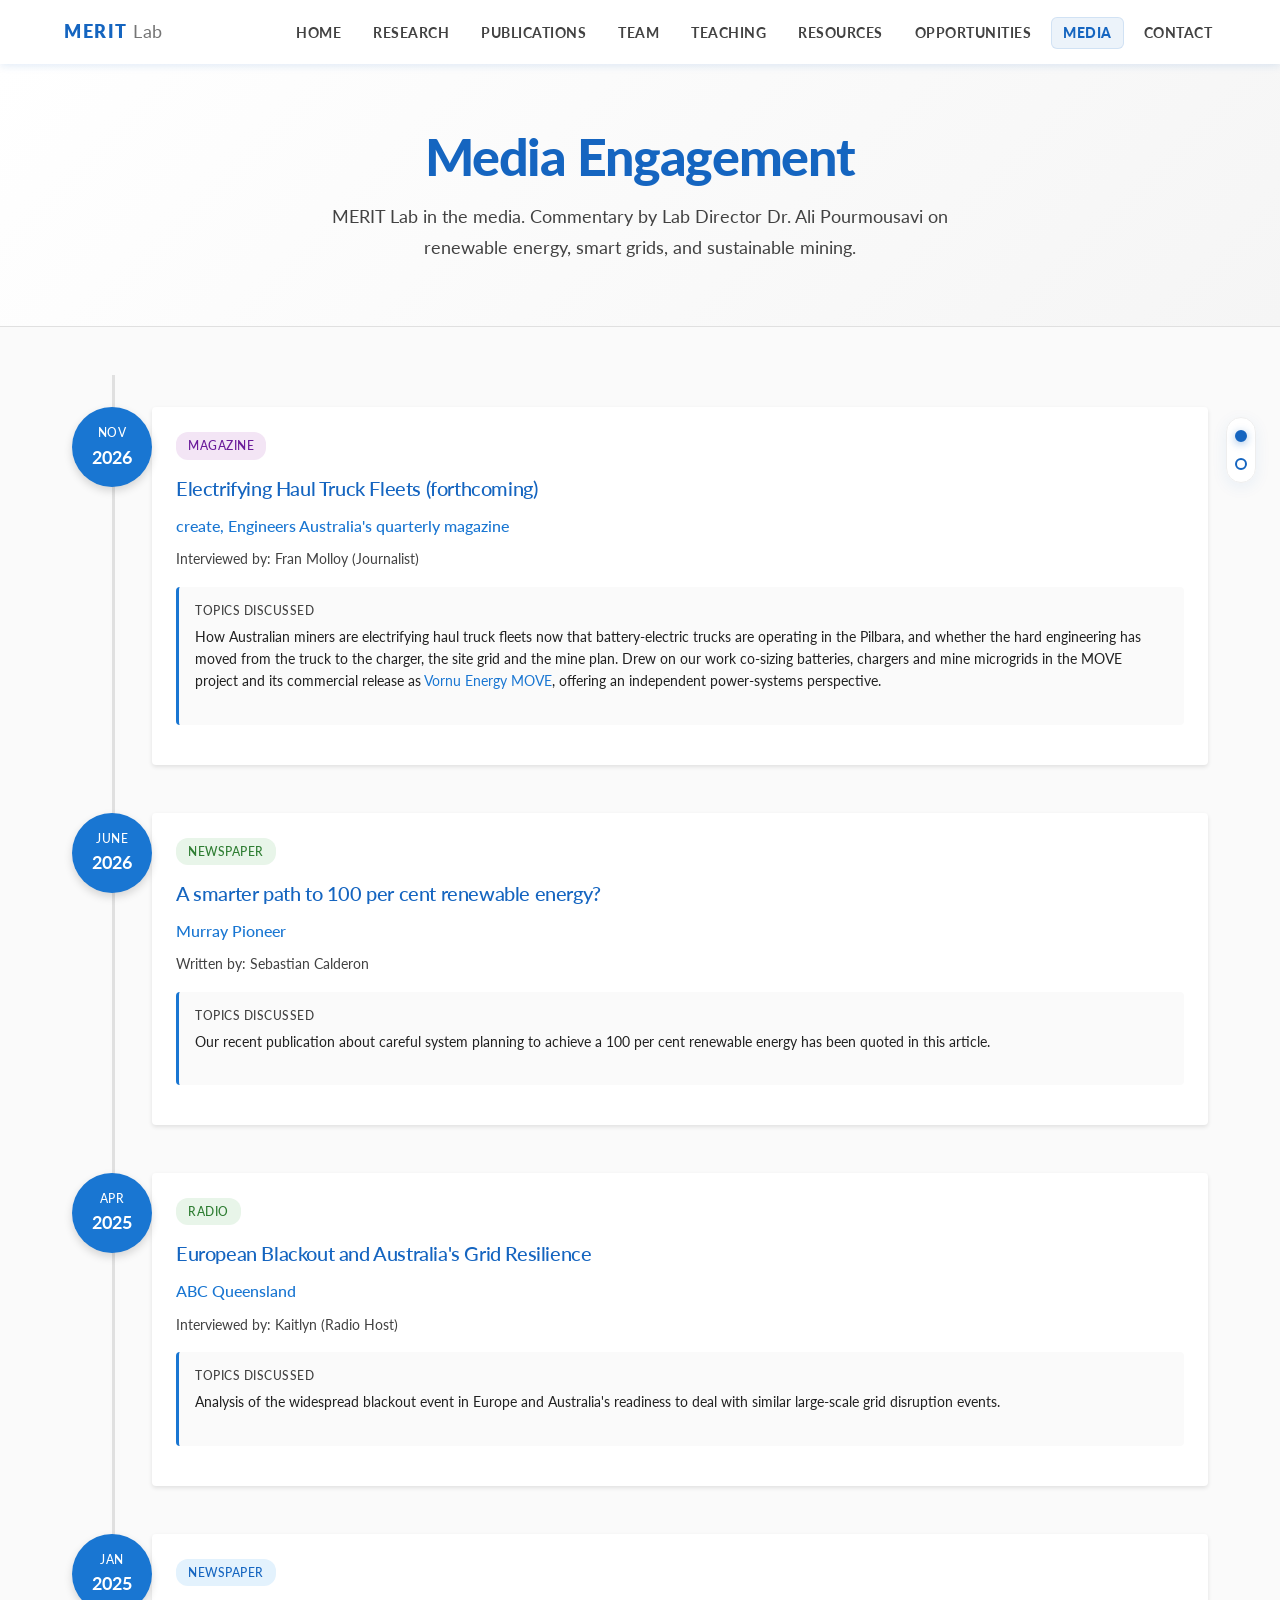
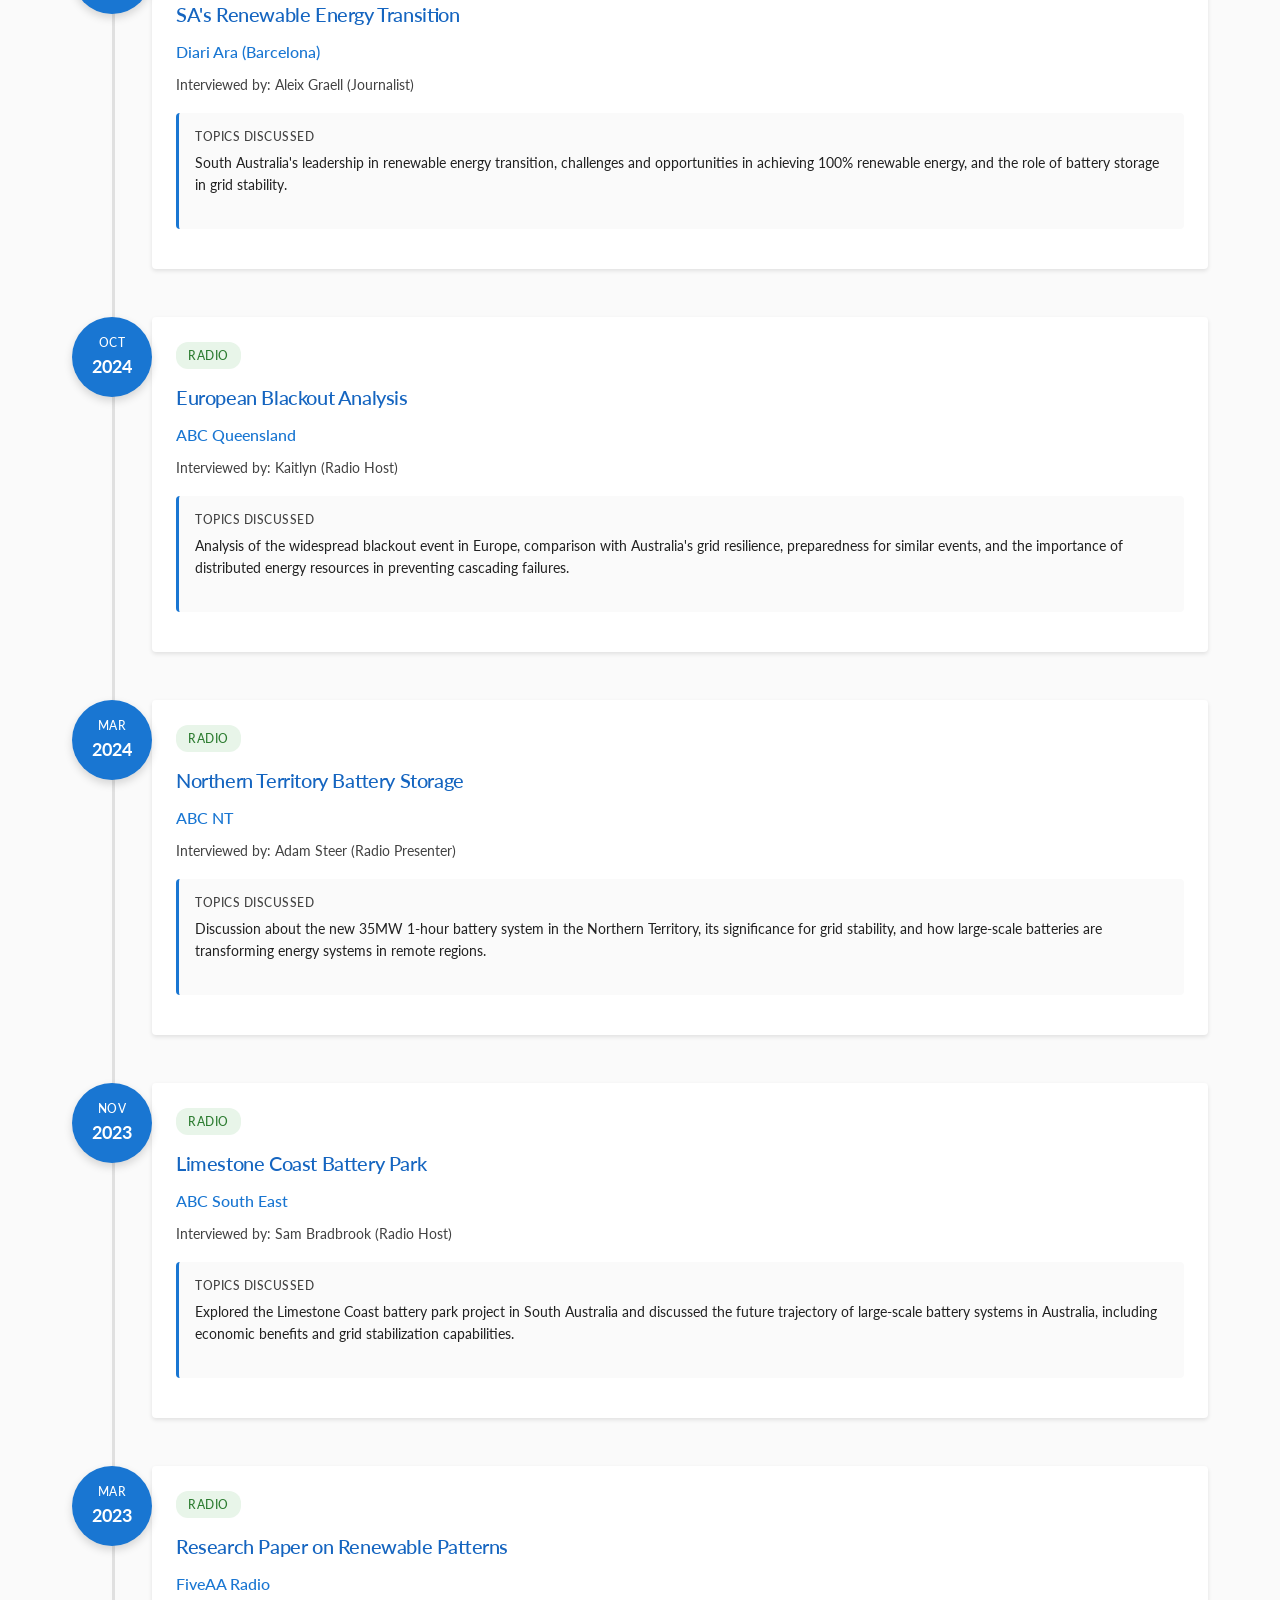
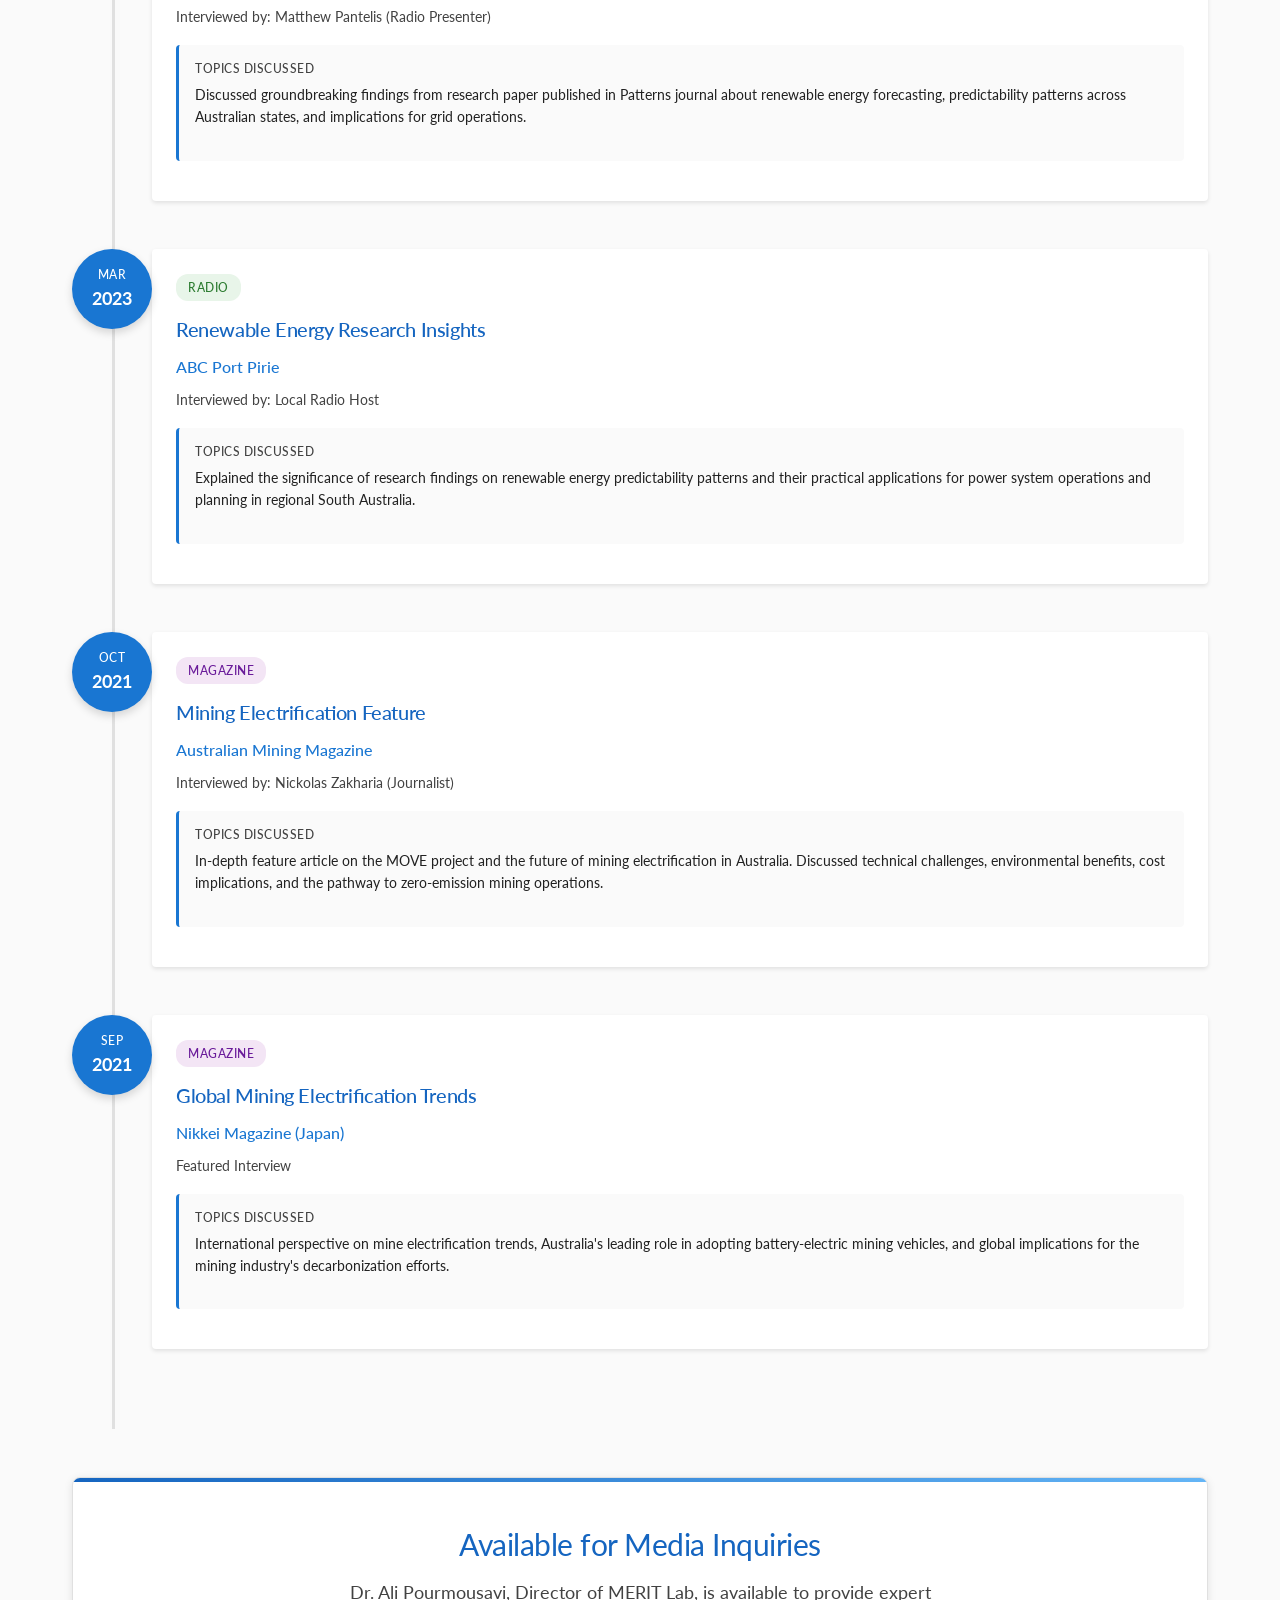
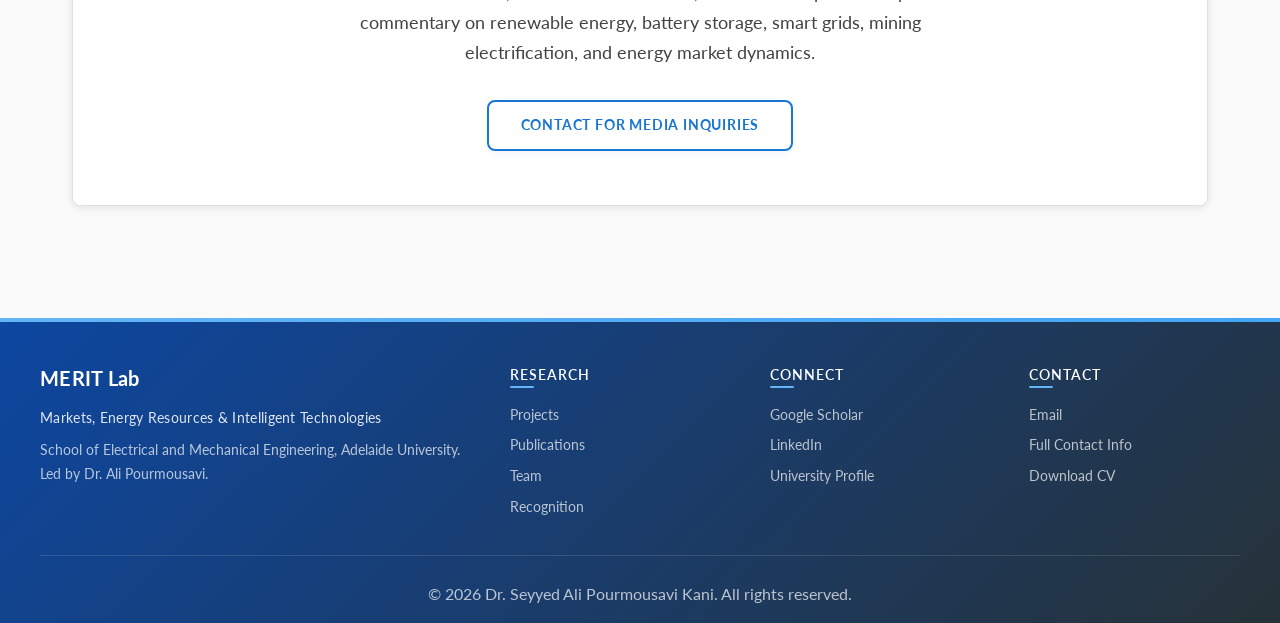
<file: media.html>
<!DOCTYPE html>
<html lang="en">
<head>
    <meta charset="UTF-8">
    <meta name="viewport" content="width=device-width, initial-scale=1.0">
    
    <!-- Primary Meta Tags -->
    <title>Media & Press | MERIT Lab | Dr. Ali Pourmousavi</title>
    <meta name="title" content="Media & Press | MERIT Lab | Dr. Ali Pourmousavi">
    <meta name="description" content="Media interviews and press coverage featuring MERIT Lab and Dr. Ali Pourmousavi on renewable energy, battery storage, and mining electrification.">
    <meta name="keywords" content="energy expert media, renewable energy expert, battery storage expert, ABC interviews, Australian Mining Magazine, power systems expert, media appearances, energy commentary, mining electrification media">
    <meta name="author" content="Dr. Seyyed Ali Pourmousavi Kani">
    <meta name="robots" content="index, follow">
    <link rel="canonical" href="https://alipourmousavi.com/media.html">

    <!-- Open Graph -->
    <meta property="og:type" content="article">
    <meta property="og:url" content="https://alipourmousavi.com/media.html">
    <meta property="og:title" content="Media & Press | MERIT Lab | Dr. Ali Pourmousavi">
    <meta property="og:description" content="Media interviews and press coverage featuring MERIT Lab on renewable energy, battery storage, and grid stability.">
    <meta property="og:site_name" content="MERIT Lab">
    <meta property="og:image" content="https://alipourmousavi.com/images/media-preview.jpg">
    
        <link rel="stylesheet" href="styles.css">
        <link rel="apple-touch-icon" sizes="180x180" href="apple-touch-icon.png">
        <link rel="icon" type="image/png" sizes="32x32" href="favicon-32x32.png">
        <link rel="icon" type="image/png" sizes="16x16" href="favicon-16x16.png">

        <!-- Google Analytics -->
        <script async src="https://www.googletagmanager.com/gtag/js?id=G-J58ZKCC7G9"></script>
        <script>
          window.dataLayer = window.dataLayer || [];
          function gtag(){dataLayer.push(arguments);}
          gtag('js', new Date());
          gtag('config', 'G-J58ZKCC7G9');
        </script>

        <script type="application/ld+json">
        {
            "@context": "https://schema.org",
            "@type": "BreadcrumbList",
            "itemListElement": [
                {"@type": "ListItem", "position": 1, "name": "Home", "item": "https://alipourmousavi.com/"},
                {"@type": "ListItem", "position": 2, "name": "Media", "item": "https://alipourmousavi.com/media.html"}
            ]
        }
        </script>
</head>
        

<body>
    <nav>
        <div class="nav-container">
            <div class="logo brand-lockup">
                <span class="brand-mark">MERIT</span>
                <span class="brand-type">Lab</span>
            </div>
            <button class="nav-toggle" aria-expanded="false" aria-controls="primary-navigation" aria-label="Toggle navigation">
                <span class="bar"></span>
                <span class="bar"></span>
                <span class="bar"></span>
                <span class="sr-only">Menu</span>
            </button>
            <ul class="nav-links" id="primary-navigation">
                <li><a href="index.html">Home</a></li>
                <li><a href="research.html">Research</a></li>
                <li><a href="publications.html">Publications</a></li>
                <li><a href="team.html">Team</a></li>
                <li><a href="teaching.html">Teaching</a></li>
                <li><a href="resources.html">Resources</a></li>
                <li><a href="opportunities.html">Opportunities</a></li>
                <li><a href="media.html" class="active">Media</a></li>
                <li><a href="contact.html">Contact</a></li>
            </ul>
        </div>
    </nav>

    <section class="page-header">
        <div class="header-content">
            <h1>Media Engagement</h1>
            <p>MERIT Lab in the media. Commentary by Lab Director Dr. Ali Pourmousavi on renewable energy, smart grids, and sustainable mining.</p>
        </div>
    </section>

    <div class="content">
        <!-- Timeline -->
        <div class="timeline" id="interviews" data-section-label="Interviews">
            <!-- 2026 -->
            <div class="timeline-item">
                <div class="timeline-marker">
                    <span class="marker-month">Nov</span>
                    <span class="marker-year">2026</span>
                </div>
                <div class="timeline-content">
                    <span class="media-type magazine">Magazine</span>
                    <h3>Electrifying Haul Truck Fleets (forthcoming)</h3>
                    <p class="media-outlet">create, Engineers Australia's quarterly magazine</p>
                    <p class="interviewer">Interviewed by: Fran Molloy (Journalist)</p>
                    <div class="media-topic">
                        <h4>Topics Discussed</h4>
                        <p>How Australian miners are electrifying haul truck fleets now that battery-electric trucks are operating in the Pilbara, and whether the hard engineering has moved from the truck to the charger, the site grid and the mine plan. Drew on our work co-sizing batteries, chargers and mine microgrids in the MOVE project and its commercial release as <a href="https://move.vornu.energy/" target="_blank" rel="noopener">Vornu Energy MOVE</a>, offering an independent power-systems perspective.</p>
                    </div>
                </div>
            </div>

            <div class="timeline-item">
                <div class="timeline-marker">
                    <span class="marker-month">June</span>
                    <span class="marker-year">2026</span>
                </div>
                <div class="timeline-content">
                    <span class="media-type radio">Newspaper</span>
                    <h3>A smarter path to 100 per cent renewable energy?</h3>
                    <p class="media-outlet">Murray Pioneer</p>
                    <p class="interviewer">Written by: Sebastian Calderon</p>
                    <div class="media-topic">
                        <h4>Topics Discussed</h4>
                        <p>Our recent publication about careful system planning to achieve a 100 per cent renewable energy has been quoted in this article.</p>
                    </div>
                </div>
            </div>

            <!-- 2025 -->
            <div class="timeline-item">
                <div class="timeline-marker">
                    <span class="marker-month">Apr</span>
                    <span class="marker-year">2025</span>
                </div>
                <div class="timeline-content">
                    <span class="media-type radio">Radio</span>
                    <h3>European Blackout and Australia's Grid Resilience</h3>
                    <p class="media-outlet">ABC Queensland</p>
                    <p class="interviewer">Interviewed by: Kaitlyn (Radio Host)</p>
                    <div class="media-topic">
                        <h4>Topics Discussed</h4>
                        <p>Analysis of the widespread blackout event in Europe and Australia's readiness to deal with similar large-scale grid disruption events.</p>
                    </div>
                </div>
            </div>

            <div class="timeline-item">
                <div class="timeline-marker">
                    <span class="marker-month">Jan</span>
                    <span class="marker-year">2025</span>
                </div>
                <div class="timeline-content">
                    <span class="media-type newspaper">Newspaper</span>
                    <h3>SA's Renewable Energy Transition</h3>
                    <p class="media-outlet">Diari Ara (Barcelona)</p>
                    <p class="interviewer">Interviewed by: Aleix Graell (Journalist)</p>
                    <div class="media-topic">
                        <h4>Topics Discussed</h4>
                        <p>South Australia's leadership in renewable energy transition, challenges and opportunities in achieving 100% renewable energy, and the role of battery storage in grid stability.</p>
                    </div>
                </div>
            </div>

            <!-- 2024 -->
            <div class="timeline-item">
                <div class="timeline-marker">
                    <span class="marker-month">Oct</span>
                    <span class="marker-year">2024</span>
                </div>
                <div class="timeline-content">
                    <span class="media-type radio">Radio</span>
                    <h3>European Blackout Analysis</h3>
                    <p class="media-outlet">ABC Queensland</p>
                    <p class="interviewer">Interviewed by: Kaitlyn (Radio Host)</p>
                    <div class="media-topic">
                        <h4>Topics Discussed</h4>
                        <p>Analysis of the widespread blackout event in Europe, comparison with Australia's grid resilience, preparedness for similar events, and the importance of distributed energy resources in preventing cascading failures.</p>
                    </div>
                </div>
            </div>

            <div class="timeline-item">
                <div class="timeline-marker">
                    <span class="marker-month">Mar</span>
                    <span class="marker-year">2024</span>
                </div>
                <div class="timeline-content">
                    <span class="media-type radio">Radio</span>
                    <h3>Northern Territory Battery Storage</h3>
                    <p class="media-outlet">ABC NT</p>
                    <p class="interviewer">Interviewed by: Adam Steer (Radio Presenter)</p>
                    <div class="media-topic">
                        <h4>Topics Discussed</h4>
                        <p>Discussion about the new 35MW 1-hour battery system in the Northern Territory, its significance for grid stability, and how large-scale batteries are transforming energy systems in remote regions.</p>
                    </div>
                </div>
            </div>

            <!-- 2023 -->
            <div class="timeline-item">
                <div class="timeline-marker">
                    <span class="marker-month">Nov</span>
                    <span class="marker-year">2023</span>
                </div>
                <div class="timeline-content">
                    <span class="media-type radio">Radio</span>
                    <h3>Limestone Coast Battery Park</h3>
                    <p class="media-outlet">ABC South East</p>
                    <p class="interviewer">Interviewed by: Sam Bradbrook (Radio Host)</p>
                    <div class="media-topic">
                        <h4>Topics Discussed</h4>
                        <p>Explored the Limestone Coast battery park project in South Australia and discussed the future trajectory of large-scale battery systems in Australia, including economic benefits and grid stabilization capabilities.</p>
                    </div>
                </div>
            </div>

            <div class="timeline-item">
                <div class="timeline-marker">
                    <span class="marker-month">Mar</span>
                    <span class="marker-year">2023</span>
                </div>
                <div class="timeline-content">
                    <span class="media-type radio">Radio</span>
                    <h3>Research Paper on Renewable Patterns</h3>
                    <p class="media-outlet">FiveAA Radio</p>
                    <p class="interviewer">Interviewed by: Matthew Pantelis (Radio Presenter)</p>
                    <div class="media-topic">
                        <h4>Topics Discussed</h4>
                        <p>Discussed groundbreaking findings from research paper published in Patterns journal about renewable energy forecasting, predictability patterns across Australian states, and implications for grid operations.</p>
                    </div>
                </div>
            </div>

            <div class="timeline-item">
                <div class="timeline-marker">
                    <span class="marker-month">Mar</span>
                    <span class="marker-year">2023</span>
                </div>
                <div class="timeline-content">
                    <span class="media-type radio">Radio</span>
                    <h3>Renewable Energy Research Insights</h3>
                    <p class="media-outlet">ABC Port Pirie</p>
                    <p class="interviewer">Interviewed by: Local Radio Host</p>
                    <div class="media-topic">
                        <h4>Topics Discussed</h4>
                        <p>Explained the significance of research findings on renewable energy predictability patterns and their practical applications for power system operations and planning in regional South Australia.</p>
                    </div>
                </div>
            </div>

            <!-- 2021 -->
            <div class="timeline-item">
                <div class="timeline-marker">
                    <span class="marker-month">Oct</span>
                    <span class="marker-year">2021</span>
                </div>
                <div class="timeline-content">
                    <span class="media-type magazine">Magazine</span>
                    <h3>Mining Electrification Feature</h3>
                    <p class="media-outlet">Australian Mining Magazine</p>
                    <p class="interviewer">Interviewed by: Nickolas Zakharia (Journalist)</p>
                    <div class="media-topic">
                        <h4>Topics Discussed</h4>
                        <p>In-depth feature article on the MOVE project and the future of mining electrification in Australia. Discussed technical challenges, environmental benefits, cost implications, and the pathway to zero-emission mining operations.</p>
                    </div>
                </div>
            </div>

            <div class="timeline-item">
                <div class="timeline-marker">
                    <span class="marker-month">Sep</span>
                    <span class="marker-year">2021</span>
                </div>
                <div class="timeline-content">
                    <span class="media-type magazine">Magazine</span>
                    <h3>Global Mining Electrification Trends</h3>
                    <p class="media-outlet">Nikkei Magazine (Japan)</p>
                    <p class="interviewer">Featured Interview</p>
                    <div class="media-topic">
                        <h4>Topics Discussed</h4>
                        <p>International perspective on mine electrification trends, Australia's leading role in adopting battery-electric mining vehicles, and global implications for the mining industry's decarbonization efforts.</p>
                    </div>
                </div>
            </div>
        </div>

        <!-- CTA -->
        <div class="cta-box" id="media-contact" data-section-label="Media Contact">
            <h2 class="section-title">Available for Media Inquiries</h2>
            <p>Dr. Ali Pourmousavi, Director of MERIT Lab, is available to provide expert commentary on renewable energy, battery storage, smart grids, mining electrification, and energy market dynamics.</p>
            <a href="contact.html" class="btn btn-secondary">Contact for Media Inquiries</a>
        </div>
    </div>

    <footer>
        <div class="footer-content">
            <div class="footer-about">
                <h3>MERIT Lab</h3>
                <p class="footer-expansion">Markets, Energy Resources &amp; Intelligent Technologies</p>
                <p>School of Electrical and Mechanical Engineering, Adelaide University. Led by Dr. Ali Pourmousavi.</p>
            </div>

            <div class="footer-links">
                <h4>Research</h4>
                <ul>
                    <li><a href="research.html">Projects</a></li>
                    <li><a href="publications.html">Publications</a></li>
                    <li><a href="team.html">Team</a></li>
                    <li><a href="research.html#recognition">Recognition</a></li>
                </ul>
            </div>

            <div class="footer-links">
                <h4>Connect</h4>
                <ul>
                    <li><a href="https://scholar.google.com/citations?user=XoHCLowAAAAJ" target="_blank">Google Scholar</a></li>
                    <li><a href="https://www.linkedin.com/in/alipourmousavi/" target="_blank">LinkedIn</a></li>
                    <li><a href="https://researchers.adelaide.edu.au/profile/a.pourm" target="_blank">University Profile</a></li>
                </ul>
            </div>

            <div class="footer-links">
                <h4>Contact</h4>
                <ul>
                    <li><a class="ob-email" data-email-user="a.pourm" data-email-d1="adelaide" data-email-d2="edu" data-email-d3="au" data-email-text="Email"></a></li>
                    <li><a href="contact.html">Full Contact Info</a></li>
                    <li><a href="docs/CV_SeyyedAliPourmousavi.pdf" target="_blank">Download CV</a></li>
                </ul>
            </div>
        </div>

        <div class="footer-bottom">
            <p>&copy; 2026 Dr. Seyyed Ali Pourmousavi Kani. All rights reserved.</p>
        </div>
    </footer>
    <script src="js/common.js"></script>
    <script src="js/section-nav.js"></script>
</body>
</html>
</file>
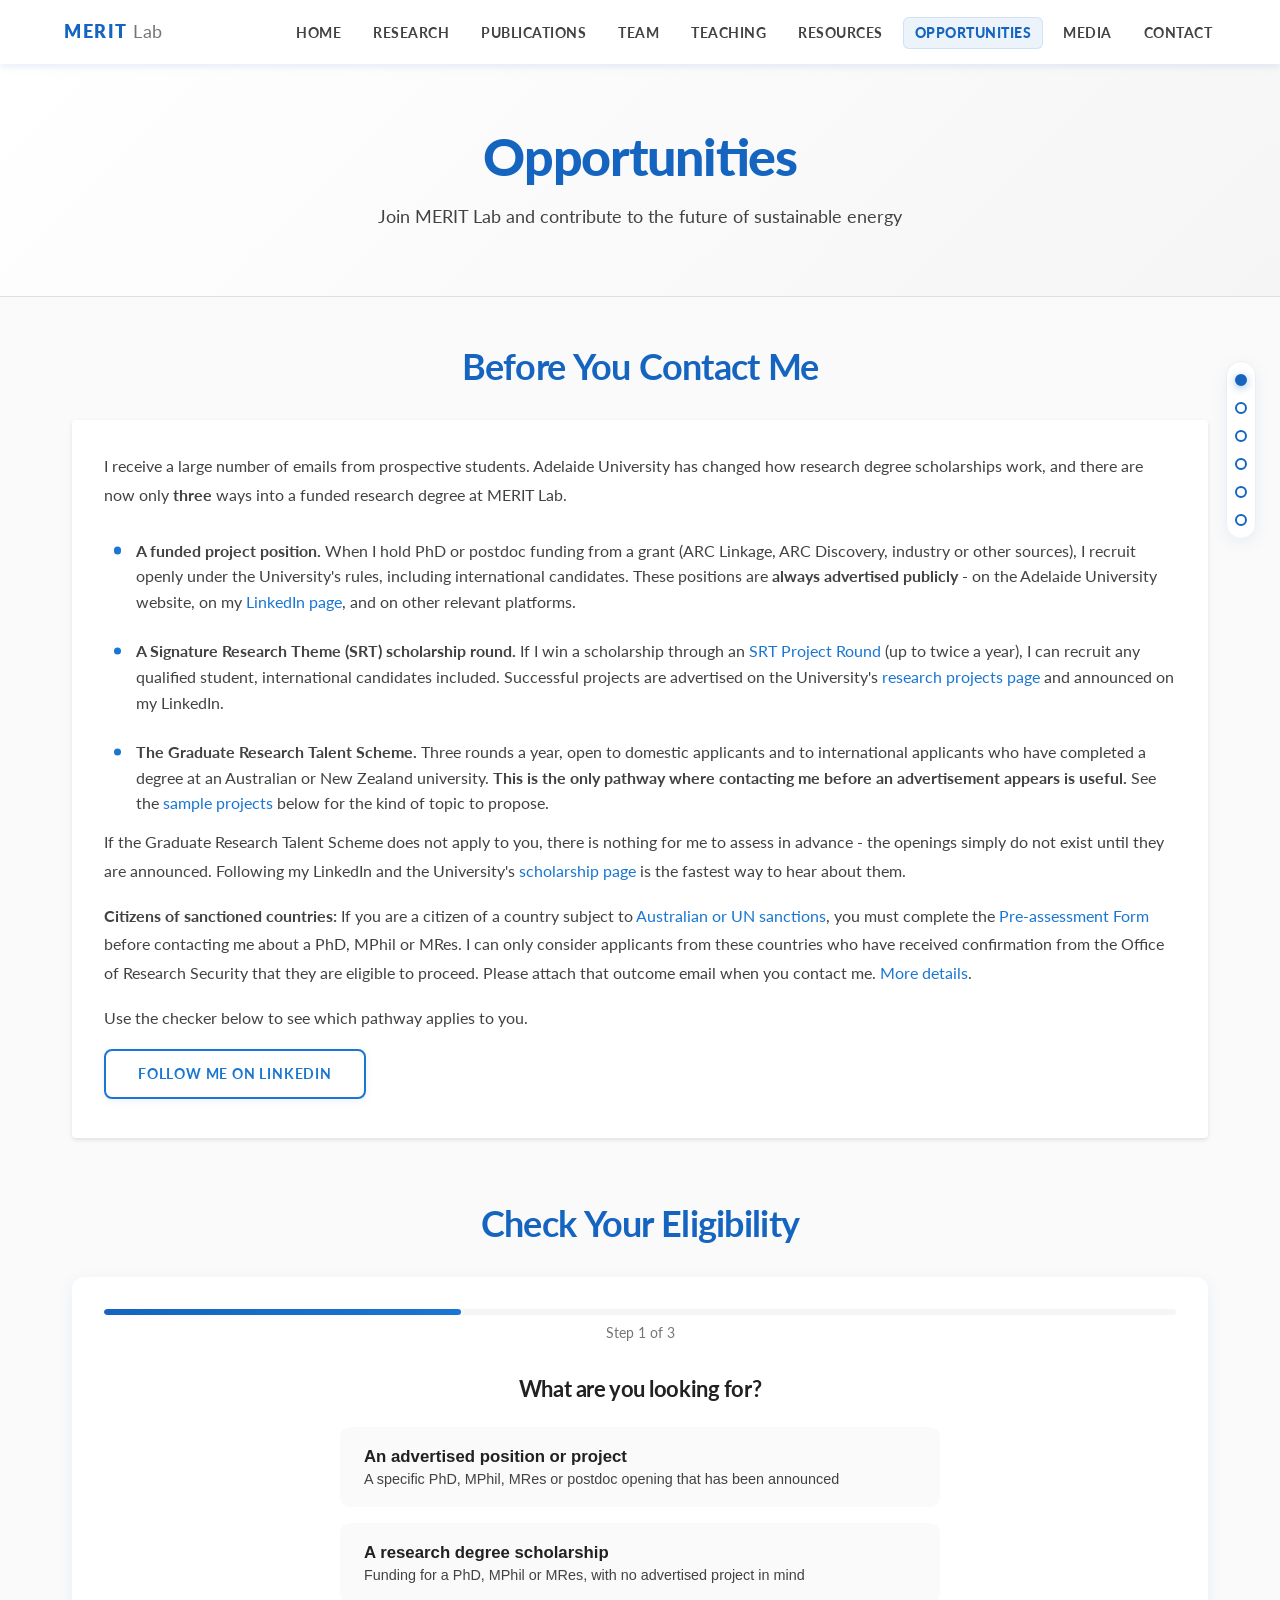
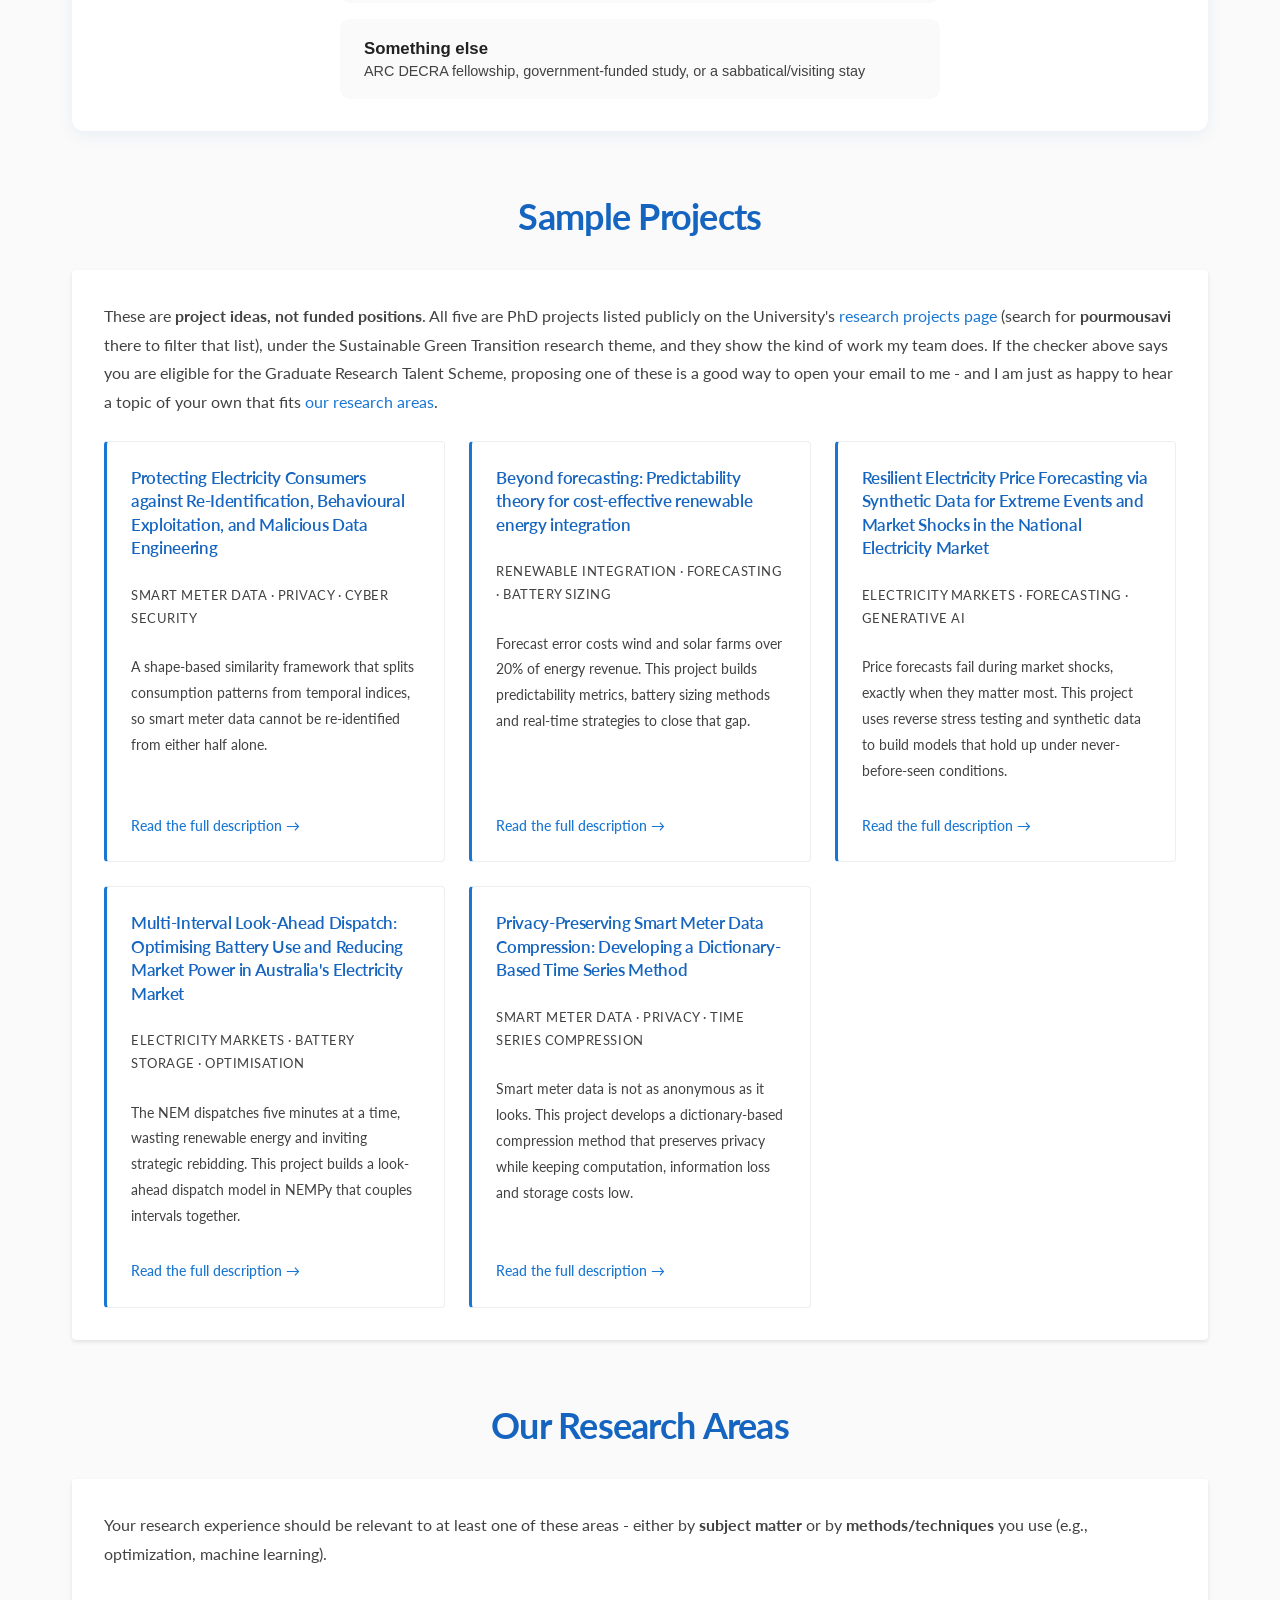
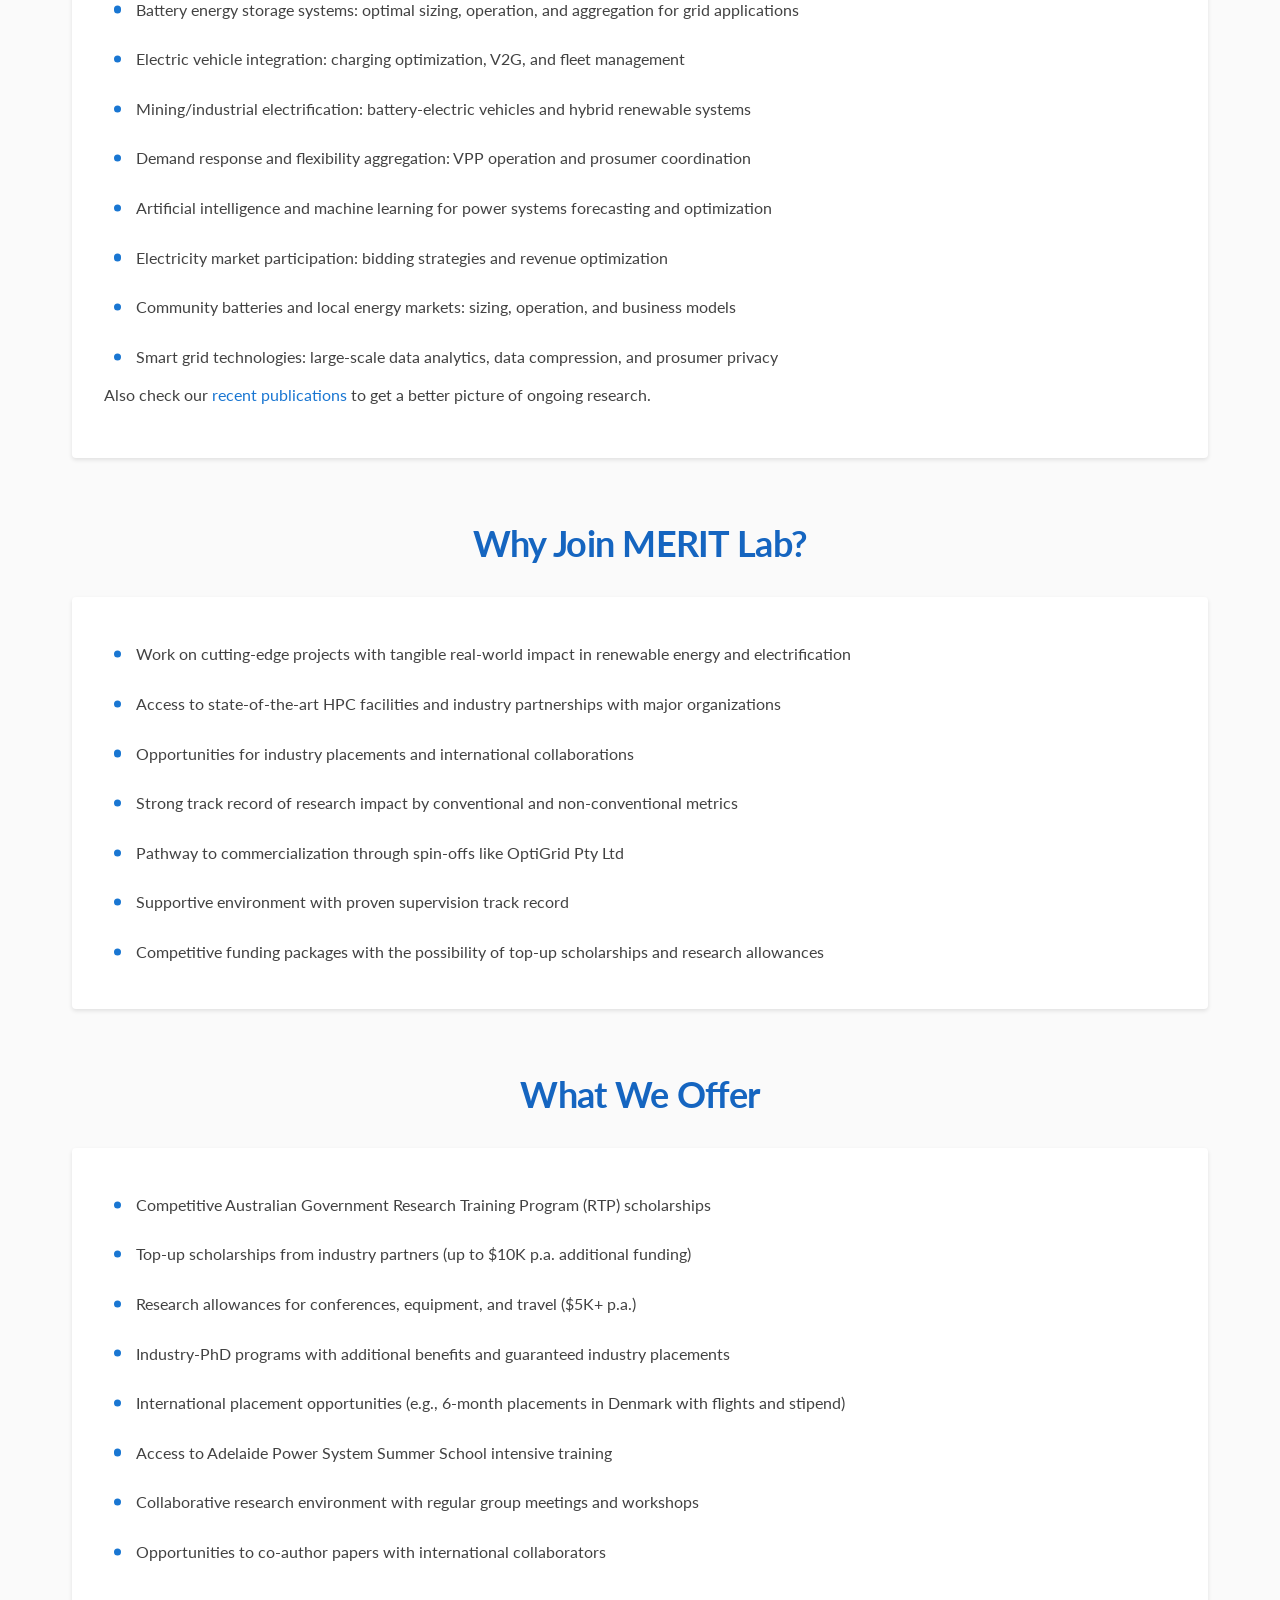
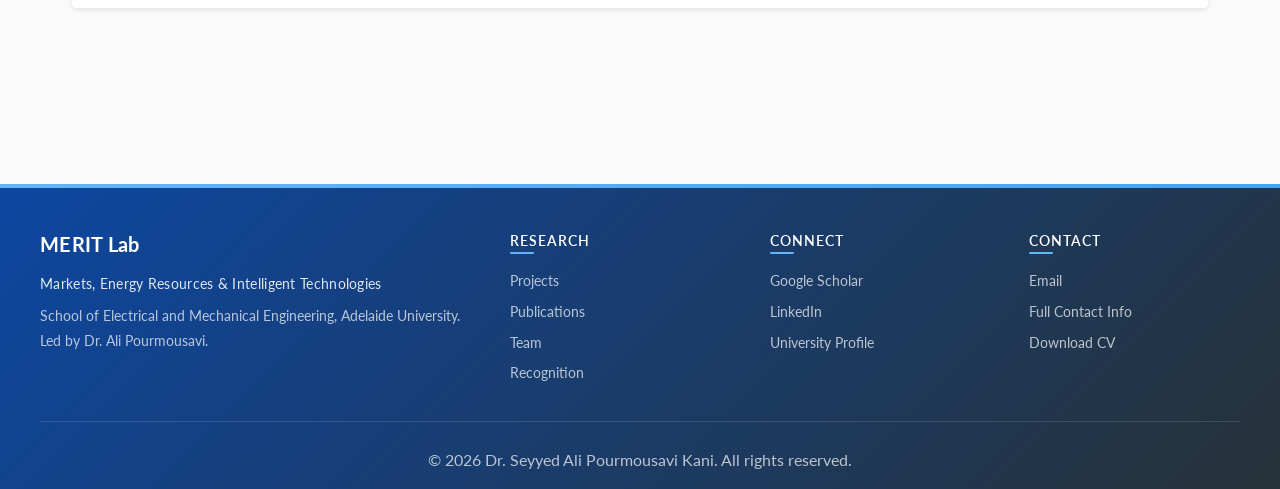
<file: opportunities.html>
<!DOCTYPE html>
<html lang="en">
<head>
    <meta charset="UTF-8">
    <meta name="viewport" content="width=device-width, initial-scale=1.0">

    <!-- Primary Meta Tags -->
    <title>Opportunities | MERIT Lab | PhD & Postdoc | Dr. Ali Pourmousavi</title>
    <meta name="title" content="Opportunities | MERIT Lab | PhD & Postdoc | Dr. Ali Pourmousavi">
    <meta name="description" content="How PhD, MPhil and MRes scholarships work at MERIT Lab, Adelaide University, and when to get in touch.">
    <meta name="keywords" content="PhD positions Adelaide, postdoc power systems, PhD battery storage, renewable energy PhD, smart grid PhD, Australian PhD scholarships, Adelaide University PhD, power systems supervisor, PhD energy engineering, funded PhD positions Australia">
    <meta name="author" content="Dr. Seyyed Ali Pourmousavi Kani">
    <meta name="robots" content="index, follow">
    <link rel="canonical" href="https://alipourmousavi.com/opportunities.html">

    <!-- Open Graph -->
    <meta property="og:type" content="article">
    <meta property="og:url" content="https://alipourmousavi.com/opportunities.html">
    <meta property="og:title" content="Opportunities | MERIT Lab | PhD & Postdoc | Dr. Ali Pourmousavi">
    <meta property="og:description" content="The three funding pathways into MERIT Lab at Adelaide University, and how to check which one applies to you.">
    <meta property="og:site_name" content="MERIT Lab">
    <meta property="og:image" content="https://alipourmousavi.com/images/opportunities-preview.jpg">

    <link rel="stylesheet" href="styles.css">
    <link rel="apple-touch-icon" sizes="180x180" href="apple-touch-icon.png">
    <link rel="icon" type="image/png" sizes="32x32" href="favicon-32x32.png">
    <link rel="icon" type="image/png" sizes="16x16" href="favicon-16x16.png">

    <!-- Google Analytics -->
    <script async src="https://www.googletagmanager.com/gtag/js?id=G-J58ZKCC7G9"></script>
    <script>
      window.dataLayer = window.dataLayer || [];
      function gtag(){dataLayer.push(arguments);}
      gtag('js', new Date());
      gtag('config', 'G-J58ZKCC7G9');
    </script>

    <script type="application/ld+json">
    {
        "@context": "https://schema.org",
        "@type": "BreadcrumbList",
        "itemListElement": [
            {"@type": "ListItem", "position": 1, "name": "Home", "item": "https://alipourmousavi.com/"},
            {"@type": "ListItem", "position": 2, "name": "Opportunities", "item": "https://alipourmousavi.com/opportunities.html"}
        ]
    }
    </script>

</head>


<body>
    <nav>
        <div class="nav-container">
            <div class="logo brand-lockup">
                <span class="brand-mark">MERIT</span>
                <span class="brand-type">Lab</span>
            </div>
            <button class="nav-toggle" aria-expanded="false" aria-controls="primary-navigation" aria-label="Toggle navigation">
                <span class="bar"></span>
                <span class="bar"></span>
                <span class="bar"></span>
                <span class="sr-only">Menu</span>
            </button>
            <ul class="nav-links" id="primary-navigation">
                <li><a href="index.html">Home</a></li>
                <li><a href="research.html">Research</a></li>
                <li><a href="publications.html">Publications</a></li>
                <li><a href="team.html">Team</a></li>
                <li><a href="teaching.html">Teaching</a></li>
                <li><a href="resources.html">Resources</a></li>
                <li><a href="opportunities.html" class="active">Opportunities</a></li>
                <li><a href="media.html">Media</a></li>
                <li><a href="contact.html">Contact</a></li>
            </ul>
        </div>
    </nav>

    <section class="page-header">
        <div class="header-content">
            <h1>Opportunities</h1>
            <p>Join MERIT Lab and contribute to the future of sustainable energy</p>
        </div>
    </section>

    <div class="content">
        <!-- Introduction -->
        <div class="section" id="overview" data-section-label="Overview">
            <h2 class="section-title">Before You Contact Me</h2>
            <div class="section-content">
                <p>I receive a large number of emails from prospective students. Adelaide University has changed how research degree scholarships work, and there are now only <strong>three</strong> ways into a funded research degree at MERIT Lab.</p>
                <ul>
                    <li><strong>A funded project position.</strong> When I hold PhD or postdoc funding from a grant (ARC Linkage, ARC Discovery, industry or other sources), I recruit openly under the University's rules, including international candidates. These positions are <strong>always advertised publicly</strong> - on the Adelaide University website, on my <a href="https://www.linkedin.com/in/alipourmousavi/" target="_blank">LinkedIn page</a>, and on other relevant platforms.</li>
                    <li><strong>A Signature Research Theme (SRT) scholarship round.</strong> If I win a scholarship through an <a href="https://adelaide.edu.au/research/research-degrees/research-scholarships/" target="_blank">SRT Project Round</a> (up to twice a year), I can recruit any qualified student, international candidates included. Successful projects are advertised on the University's <a href="https://adelaide.edu.au/research/research-degrees/research-projects/" target="_blank">research projects page</a> and announced on my LinkedIn.</li>
                    <li><strong>The Graduate Research Talent Scheme.</strong> Three rounds a year, open to domestic applicants and to international applicants who have completed a degree at an Australian or New Zealand university. <strong>This is the only pathway where contacting me before an advertisement appears is useful.</strong> See the <a href="#sample-projects">sample projects</a> below for the kind of topic to propose.</li>
                </ul>
                <p>If the Graduate Research Talent Scheme does not apply to you, there is nothing for me to assess in advance - the openings simply do not exist until they are announced. Following my LinkedIn and the University's <a href="https://adelaide.edu.au/research/research-degrees/research-scholarships/" target="_blank">scholarship page</a> is the fastest way to hear about them.</p>
                <p><strong>Citizens of sanctioned countries:</strong> If you are a citizen of a country subject to <a href="https://www.dfat.gov.au/international-relations/security/sanctions/about-sanctions" target="_blank">Australian or UN sanctions</a>, you must complete the <a href="https://app.smartsheet.au/b/form/019e152583267c4295445230f72540d5" target="_blank">Pre-assessment Form</a> before contacting me about a PhD, MPhil or MRes. I can only consider applicants from these countries who have received confirmation from the Office of Research Security that they are eligible to proceed. Please attach that outcome email when you contact me. <a href="https://adelaide.edu.au/study/how-to-apply/research/" target="_blank">More details</a>.</p>
                <p>Use the checker below to see which pathway applies to you.</p>
                <a href="https://www.linkedin.com/in/alipourmousavi/" target="_blank" class="btn btn-secondary">Follow me on LinkedIn</a>
            </div>
        </div>

        <!-- Eligibility Wizard -->
        <div class="section" id="eligibility" data-section-label="Eligibility">
            <h2 class="section-title">Check Your Eligibility</h2>

            <div class="wizard-container">
                <!-- Progress Bar -->
                <div class="wizard-progress">
                    <div class="wizard-progress-bar" id="wizardProgressBar"></div>
                </div>
                <div class="wizard-progress-text" id="wizardProgressText">Step 1 of 3</div>

                <!-- Wizard Steps -->
                <div class="wizard-content" id="wizardContent">

                    <!-- Step 1: What are you looking for? -->
                    <div class="wizard-step active" data-step="1">
                        <h3>What are you looking for?</h3>
                        <div class="wizard-options">
                            <button class="wizard-option" data-next="announced">
                                <span class="wizard-option-title">An advertised position or project</span>
                                <span class="wizard-option-desc">A specific PhD, MPhil, MRes or postdoc opening that has been announced</span>
                            </button>
                            <button class="wizard-option" data-next="scholarship">
                                <span class="wizard-option-title">A research degree scholarship</span>
                                <span class="wizard-option-desc">Funding for a PhD, MPhil or MRes, with no advertised project in mind</span>
                            </button>
                            <button class="wizard-option" data-next="other">
                                <span class="wizard-option-title">Something else</span>
                                <span class="wizard-option-desc">ARC DECRA fellowship, government-funded study, or a sabbatical/visiting stay</span>
                            </button>
                        </div>
                    </div>

                    <!-- Step 2: Scholarship eligibility gate -->
                    <div class="wizard-step" data-step="2-scholarship">
                        <h3>Which of these describes you?</h3>
                        <p class="wizard-hint">Adelaide University's Graduate Research Talent Scheme is open to outstanding domestic applicants, and to international applicants who have completed a relevant Australian or New Zealand qualification.</p>
                        <div class="wizard-options">
                            <button class="wizard-option" data-next="3-merit">
                                <span class="wizard-option-title">I am a domestic applicant</span>
                                <span class="wizard-option-desc">Australian or New Zealand citizen, or Australian permanent resident</span>
                            </button>
                            <button class="wizard-option" data-next="3-merit">
                                <span class="wizard-option-title">I completed a degree at an Australian or New Zealand university</span>
                                <span class="wizard-option-desc">Any nationality - what matters is where the qualification was awarded</span>
                            </button>
                            <button class="wizard-option" data-next="outcome-watch">
                                <span class="wizard-option-title">Neither of the above</span>
                                <span class="wizard-option-desc">International applicant with no Australian or New Zealand qualification</span>
                            </button>
                        </div>
                        <button class="wizard-back" onclick="wizardBack()">Back</button>
                    </div>

                    <!-- Step 3: Academic merit check -->
                    <div class="wizard-step" data-step="3-merit">
                        <h3>Does your academic record meet both of these?</h3>
                        <div class="wizard-criteria-list">
                            <div class="wizard-criteria-item">
                                <span class="wizard-criteria-icon">1</span>
                                <span>A GPA of at least <strong>6.0 out of 7.0</strong> in your most recent degree</span>
                            </div>
                            <div class="wizard-criteria-item">
                                <span class="wizard-criteria-icon">2</span>
                                <span>A completed <strong>capstone project, honours thesis or masters research project</strong> with a mark of <strong>Distinction or High Distinction</strong></span>
                            </div>
                        </div>
                        <div class="wizard-options" style="margin-top: 1.5rem;">
                            <button class="wizard-option" data-next="outcome-contact">
                                <span class="wizard-option-title">Yes, I meet both</span>
                            </button>
                            <button class="wizard-option" data-next="outcome-below-threshold">
                                <span class="wizard-option-title">No, I fall short on one or both</span>
                            </button>
                        </div>
                        <button class="wizard-back" onclick="wizardBack()">Back</button>
                    </div>

                    <!-- Outcome: Announced Position -->
                    <div class="wizard-step" data-step="outcome-announced">
                        <div class="wizard-outcome success">
                            <h3>Contact Me About the Advertised Position</h3>
                            <p>Read the advertisement carefully first and make sure you meet the essential and desired criteria, including the degree level it specifies (PhD, MPhil, MRes or postdoc). If you do, you are welcome to email me.</p>

                            <div class="wizard-outcome-details">
                                <h4>Where positions are advertised</h4>
                                <ul>
                                    <li>The University's <a href="https://adelaide.edu.au/research/research-degrees/research-projects/" target="_blank">research projects page</a> and jobs site</li>
                                    <li>My <a href="https://www.linkedin.com/in/alipourmousavi/" target="_blank">LinkedIn page</a></li>
                                </ul>

                                <h4>Email Format</h4>
                                <ul>
                                    <li><strong>Subject:</strong> Enquiry about advertised position - [POSITION NAME/NUMBER]</li>
                                    <li><strong>Body:</strong> One paragraph explaining why you are the right person (technical aspects only)</li>
                                    <li><strong>Attachments:</strong>
                                        <ul>
                                            <li>Current CV (including GPAs, publications, awards)</li>
                                            <li>Undergraduate and postgraduate transcripts</li>
                                            <li>Pre-assessment outcome email (citizens of sanctioned countries only)</li>
                                        </ul>
                                    </li>
                                </ul>
                            </div>
                            <a class="btn btn-primary ob-email" data-email-user="a.pourm" data-email-d1="adelaide" data-email-d2="edu" data-email-d3="au" data-email-text="Contact Me" data-email-subject="Enquiry about advertised position"></a>
                        </div>
                        <button class="wizard-back" onclick="wizardBack()">Back</button>
                        <button class="wizard-restart" onclick="wizardRestart()">Start Over</button>
                    </div>

                    <!-- Outcome: Eligible, please contact -->
                    <div class="wizard-step" data-step="outcome-contact">
                        <div class="wizard-outcome success">
                            <h3>Please Get in Touch</h3>
                            <p>You are in the group the <strong>Graduate Research Talent Scheme</strong> is aimed at, and your record is at the level that makes an application worth preparing. I am happy to hear from you.</p>

                            <div class="wizard-outcome-details">
                                <h4>Before you email</h4>
                                <ul>
                                    <li>Check that your background is <a href="#research-areas">relevant to our research areas</a>, by subject matter or by method</li>
                                    <li>Pick one of the <a href="#sample-projects">sample projects</a> to propose, or bring a topic of your own</li>
                                    <li>There are <strong>three rounds each year</strong> - see the <a href="https://adelaide.edu.au/research/research-degrees/research-scholarships/" target="_blank">scholarship page</a> for current dates and full conditions</li>
                                    <li>Scholarships are available for the PhD and MPhil; the Master of Research has its own <a href="https://adelaide.edu.au/research/research-degrees/research-scholarships/" target="_blank">separate scholarships</a></li>
                                    <li>If you studied in a language other than English, check the <a href="https://adelaide.edu.au/study/international-students/how-to-apply/entry-requirements/english-language-proficiency/" target="_blank">English language requirements</a> - they cannot be waived</li>
                                </ul>

                                <h4>Email Format</h4>
                                <ul>
                                    <li><strong>Subject:</strong> Enquiry about Adelaide University research degree scholarship</li>
                                    <li><strong>Body:</strong> One paragraph on your GPA, your capstone or thesis project and its mark, and which of our research areas fits your background</li>
                                    <li><strong>Attachments:</strong>
                                        <ul>
                                            <li>Current CV (including GPAs, publications, awards)</li>
                                            <li>Undergraduate and postgraduate transcripts</li>
                                            <li>Pre-assessment outcome email (citizens of sanctioned countries only)</li>
                                        </ul>
                                    </li>
                                </ul>
                            </div>
                            <a class="btn btn-primary ob-email" data-email-user="a.pourm" data-email-d1="adelaide" data-email-d2="edu" data-email-d3="au" data-email-text="Contact Me" data-email-subject="Enquiry about Adelaide University research degree scholarship" data-email-body="Dear Dr Pourmousavi,&#10;&#10;I would like to be considered for a research degree scholarship.&#10;&#10;Eligibility (domestic applicant, or where you completed an Australian/NZ degree):&#10;Degree and university:&#10;Year completed:&#10;GPA (out of 7):&#10;Capstone, honours or masters research project, and the mark you received:&#10;Relevant skills and experience:&#10;Research area or project that interests me:&#10;&#10;I have attached my CV and academic transcripts.&#10;&#10;Kind regards,"></a>
                        </div>
                        <button class="wizard-back" onclick="wizardBack()">Back</button>
                        <button class="wizard-restart" onclick="wizardRestart()">Start Over</button>
                    </div>

                    <!-- Outcome: Watch for announcements -->
                    <div class="wizard-step" data-step="outcome-watch">
                        <div class="wizard-outcome info">
                            <h3>Watch for Announced Positions</h3>
                            <p>This is not a judgement on your record. Under the current rules, an international applicant without an Australian or New Zealand qualification can only be funded through an advertised project - a funded project position, or a project from an SRT scholarship round - and those openings exist only when the funding does.</p>

                            <div class="wizard-outcome-details">
                                <h4>What to do</h4>
                                <ul>
                                    <li>Follow my <a href="https://www.linkedin.com/in/alipourmousavi/" target="_blank">LinkedIn page</a>, where I announce every opening at MERIT Lab</li>
                                    <li>Watch the University's <a href="https://adelaide.edu.au/research/research-degrees/research-scholarships/" target="_blank">scholarship page</a> and <a href="https://adelaide.edu.au/research/research-degrees/research-projects/" target="_blank">research projects page</a> for SRT round projects across the whole University</li>
                                    <li>Check whether your own government offers a scholarship for study abroad - if you hold one, see the "Something else" option in this checker</li>
                                    <li>Meet the <a href="https://adelaide.edu.au/study/international-students/how-to-apply/entry-requirements/english-language-proficiency/" target="_blank">English language requirements</a> before an opening appears, so you are ready to apply</li>
                                </ul>

                                <p>I am not able to reply to speculative enquiries when no position is open, so please do not send a CV until something is advertised.</p>
                            </div>
                            <a href="https://www.linkedin.com/in/alipourmousavi/" target="_blank" class="btn btn-primary">Follow me on LinkedIn</a>
                        </div>
                        <button class="wizard-back" onclick="wizardBack()">Back</button>
                        <button class="wizard-restart" onclick="wizardRestart()">Start Over</button>
                    </div>

                    <!-- Outcome: Below the academic threshold -->
                    <div class="wizard-step" data-step="outcome-below-threshold">
                        <div class="wizard-outcome warning">
                            <h3>Build Your Record First</h3>
                            <p>Scholarship rounds are highly competitive and are decided largely on academic record. Below a GPA of 6.0 out of 7.0, or without a strong research project behind you, an application is unlikely to succeed.</p>

                            <div class="wizard-outcome-details">
                                <h4>The Master of Research pathway</h4>
                                <p>The <a href="https://adelaideuni.edu.au/study/degrees/master-of-research/" target="_blank">Master of Research</a> is a 1.5-year degree that combines research training with an independent project. It is a realistic way to build the record a PhD scholarship needs, and strong performance can lead into a PhD. Tuition is free for domestic students; international students pay fees, even if their earlier degree was completed in Australia.</p>

                                <h4>Other ways to strengthen an application</h4>
                                <ul>
                                    <li>Publish your capstone or thesis work, ideally in a Q1 journal</li>
                                    <li>Gain research experience as a research assistant or in industry R&amp;D</li>
                                </ul>

                                <p>If your interests line up with <a href="#research-areas">our research areas</a> and you would like to discuss the MRes route, you are welcome to email me.</p>
                            </div>
                            <a class="btn btn-primary ob-email" data-email-user="a.pourm" data-email-d1="adelaide" data-email-d2="edu" data-email-d3="au" data-email-text="Contact Me About MRes" data-email-subject="Enquiry about MRes supervision"></a>
                        </div>
                        <button class="wizard-back" onclick="wizardBack()">Back</button>
                        <button class="wizard-restart" onclick="wizardRestart()">Start Over</button>
                    </div>

                    <!-- Outcome: Other Requests -->
                    <div class="wizard-step" data-step="outcome-other">
                        <div class="wizard-outcome info">
                            <h3>Other Opportunities</h3>
                            <p>Select the option that applies to you:</p>

                            <div class="wizard-outcome-details">
                                <div class="wizard-other-section">
                                    <h4>ARC DECRA Fellowship</h4>
                                    <p>If you are an early-career researcher with an outstanding track record and want to apply for an <a href="https://www.arc.gov.au/grants/discovery-program/discovery-early-career-researcher-award-decra" target="_blank">ARC DECRA</a> with me as your host, you are welcome to contact me directly. The scheme is <strong>extremely competitive</strong>, so you should have:</p>
                                    <ul>
                                        <li><strong>10+ first-author Q1 journal papers</strong></li>
                                        <li>A compelling research idea that fits <a href="#research-areas">our areas</a></li>
                                    </ul>
                                </div>

                                <div class="wizard-other-section">
                                    <h4>Government-Funded Research Degree</h4>
                                    <p>I may support your admission application if:</p>
                                    <ul>
                                        <li>Your research aligns with <a href="#research-areas">our projects</a></li>
                                        <li>You hold confirmed funding from your government for the full duration of the degree</li>
                                        <li>Your GPA is 75% or above</li>
                                    </ul>
                                </div>

                                <div class="wizard-other-section">
                                    <h4>PhD Student Seeking a Sabbatical or Visiting Stay</h4>
                                    <p>I may host you if:</p>
                                    <ul>
                                        <li>Your research aligns with <a href="#research-areas">our projects</a></li>
                                        <li>You have financial support from your institution</li>
                                        <li>You have published at least 1 Q1 journal paper</li>
                                    </ul>
                                </div>

                                <h4>Email Format</h4>
                                <ul>
                                    <li><strong>Subject:</strong> Enquiry about [ARC DECRA / government-funded research degree / sabbatical stay]</li>
                                    <li><strong>Body:</strong> One paragraph about your request, potential research topics, and any deadlines</li>
                                    <li><strong>Attachments:</strong> CV and transcripts (plus your pre-assessment outcome email if you are a citizen of a sanctioned country and are applying for a research degree)</li>
                                </ul>
                            </div>
                            <a class="btn btn-primary ob-email" data-email-user="a.pourm" data-email-d1="adelaide" data-email-d2="edu" data-email-d3="au" data-email-text="Contact Me" data-email-subject="Enquiry about research opportunity"></a>
                        </div>
                        <button class="wizard-back" onclick="wizardBack()">Back</button>
                        <button class="wizard-restart" onclick="wizardRestart()">Start Over</button>
                    </div>

                </div>
            </div>
        </div>

        <!-- Sample Projects -->
        <div class="section" id="sample-projects" data-section-label="Sample Projects">
            <h2 class="section-title">Sample Projects</h2>
            <div class="section-content">
                <p>These are <strong>project ideas, not funded positions</strong>. All five are PhD projects listed publicly on the University's <a href="https://adelaide.edu.au/research/research-degrees/research-projects/" target="_blank">research projects page</a> (search for <strong>pourmousavi</strong> there to filter that list), under the Sustainable Green Transition research theme, and they show the kind of work my team does. If the checker above says you are eligible for the Graduate Research Talent Scheme, proposing one of these is a good way to open your email to me - and I am just as happy to hear a topic of your own that fits <a href="#research-areas">our research areas</a>.</p>

                <div class="project-grid" id="projectGrid">
                    <p class="project-fallback">The current list of projects is on the University's <a href="https://adelaide.edu.au/research/research-degrees/research-projects/" target="_blank">research projects page</a>.</p>
                </div>
            </div>
        </div>

        <dialog id="projectDialog" class="project-dialog" aria-labelledby="projectDialogTitle">
            <form method="dialog">
                <button class="project-dialog-close" aria-label="Close">&times;</button>
            </form>
            <h3 id="projectDialogTitle"></h3>
            <p class="project-dialog-areas" id="projectDialogAreas" hidden></p>
            <div class="project-dialog-body" id="projectDialogBody"></div>
            <p class="project-dialog-note">Listed on the University's <a href="https://adelaide.edu.au/research/research-degrees/research-projects/" target="_blank">research projects page</a> - search for <strong>pourmousavi</strong> there to filter the list down to my projects.</p>
            <div class="project-dialog-actions">
                <a class="btn btn-primary ob-email" id="projectDialogEmail" data-email-user="a.pourm" data-email-d1="adelaide" data-email-d2="edu" data-email-d3="au" data-email-text="Email Me About This Project" data-email-subject="PhD project enquiry"></a>
            </div>
        </dialog>

        <!-- Research Areas -->
        <div class="section" id="research-areas" data-section-label="Research Areas">
            <h2 class="section-title">Our Research Areas</h2>
            <div class="section-content">
                <p>Your research experience should be relevant to at least one of these areas - either by <strong>subject matter</strong> or by <strong>methods/techniques</strong> you use (e.g., optimization, machine learning).</p>
                <ul>
                    <li>Battery energy storage systems: optimal sizing, operation, and aggregation for grid applications</li>
                    <li>Electric vehicle integration: charging optimization, V2G, and fleet management</li>
                    <li>Mining/industrial electrification: battery-electric vehicles and hybrid renewable systems</li>
                    <li>Demand response and flexibility aggregation: VPP operation and prosumer coordination</li>
                    <li>Artificial intelligence and machine learning for power systems forecasting and optimization</li>
                    <li>Electricity market participation: bidding strategies and revenue optimization</li>
                    <li>Community batteries and local energy markets: sizing, operation, and business models</li>
                    <li>Smart grid technologies: large-scale data analytics, data compression, and prosumer privacy</li>
                </ul>
                <p>Also check our <a href="publications.html">recent publications</a> to get a better picture of ongoing research.</p>
            </div>
        </div>

        <!-- Why Join -->
        <div class="section" id="why-join" data-section-label="Why Join">
            <h2 class="section-title">Why Join MERIT Lab?</h2>
            <div class="section-content">
                <ul>
                    <li>Work on cutting-edge projects with tangible real-world impact in renewable energy and electrification</li>
                    <li>Access to state-of-the-art HPC facilities and industry partnerships with major organizations</li>
                    <li>Opportunities for industry placements and international collaborations</li>
                    <li>Strong track record of research impact by conventional and non-conventional metrics</li>
                    <li>Pathway to commercialization through spin-offs like OptiGrid Pty Ltd</li>
                    <li>Supportive environment with proven supervision track record</li>
                    <li>Competitive funding packages with the possibility of top-up scholarships and research allowances</li>
                </ul>
            </div>
        </div>

        <!-- What We Offer -->
        <div class="section" id="benefits" data-section-label="Benefits">
            <h2 class="section-title">What We Offer</h2>
            <div class="section-content">
                <ul>
                    <li>Competitive Australian Government Research Training Program (RTP) scholarships</li>
                    <li>Top-up scholarships from industry partners (up to $10K p.a. additional funding)</li>
                    <li>Research allowances for conferences, equipment, and travel ($5K+ p.a.)</li>
                    <li>Industry-PhD programs with additional benefits and guaranteed industry placements</li>
                    <li>International placement opportunities (e.g., 6-month placements in Denmark with flights and stipend)</li>
                    <li>Access to Adelaide Power System Summer School intensive training</li>
                    <li>Collaborative research environment with regular group meetings and workshops</li>
                    <li>Opportunities to co-author papers with international collaborators</li>
                </ul>
            </div>
        </div>

    </div>

    <footer>
        <div class="footer-content">
            <div class="footer-about">
                <h3>MERIT Lab</h3>
                <p class="footer-expansion">Markets, Energy Resources &amp; Intelligent Technologies</p>
                <p>School of Electrical and Mechanical Engineering, Adelaide University. Led by Dr. Ali Pourmousavi.</p>
            </div>

            <div class="footer-links">
                <h4>Research</h4>
                <ul>
                    <li><a href="research.html">Projects</a></li>
                    <li><a href="publications.html">Publications</a></li>
                    <li><a href="team.html">Team</a></li>
                    <li><a href="research.html#recognition">Recognition</a></li>
                </ul>
            </div>

            <div class="footer-links">
                <h4>Connect</h4>
                <ul>
                    <li><a href="https://scholar.google.com/citations?user=XoHCLowAAAAJ" target="_blank">Google Scholar</a></li>
                    <li><a href="https://www.linkedin.com/in/alipourmousavi/" target="_blank">LinkedIn</a></li>
                    <li><a href="https://researchers.adelaide.edu.au/profile/a.pourm" target="_blank">University Profile</a></li>
                </ul>
            </div>

            <div class="footer-links">
                <h4>Contact</h4>
                <ul>
                    <li><a class="ob-email" data-email-user="a.pourm" data-email-d1="adelaide" data-email-d2="edu" data-email-d3="au" data-email-text="Email"></a></li>
                    <li><a href="contact.html">Full Contact Info</a></li>
                    <li><a href="docs/CV_SeyyedAliPourmousavi.pdf" target="_blank">Download CV</a></li>
                </ul>
            </div>
        </div>

        <div class="footer-bottom">
            <p>&copy; 2026 Dr. Seyyed Ali Pourmousavi Kani. All rights reserved.</p>
        </div>
    </footer>
    <script src="js/common.js"></script>
    <script src="js/section-nav.js"></script>
    <script src="js/eligibility-wizard.js"></script>
    <script src="js/projects.js"></script>
</body>
</html>
</file>
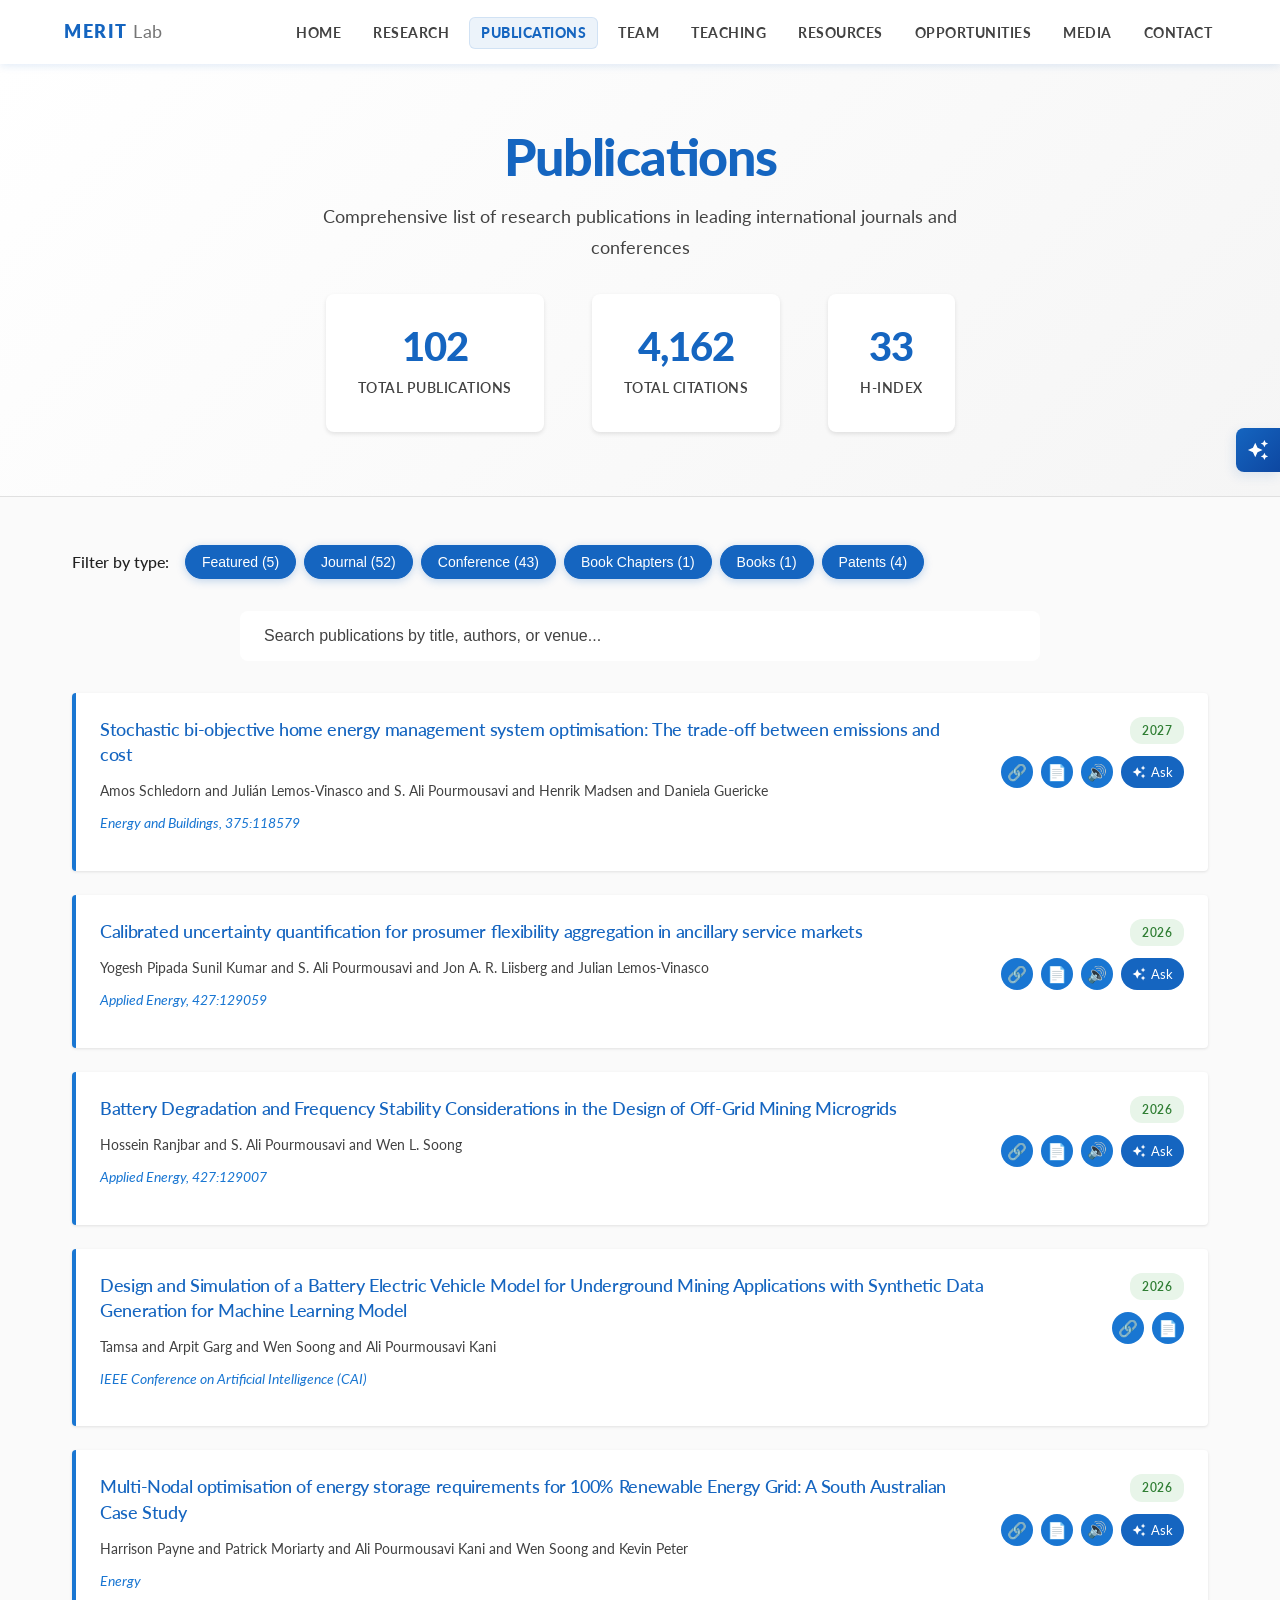
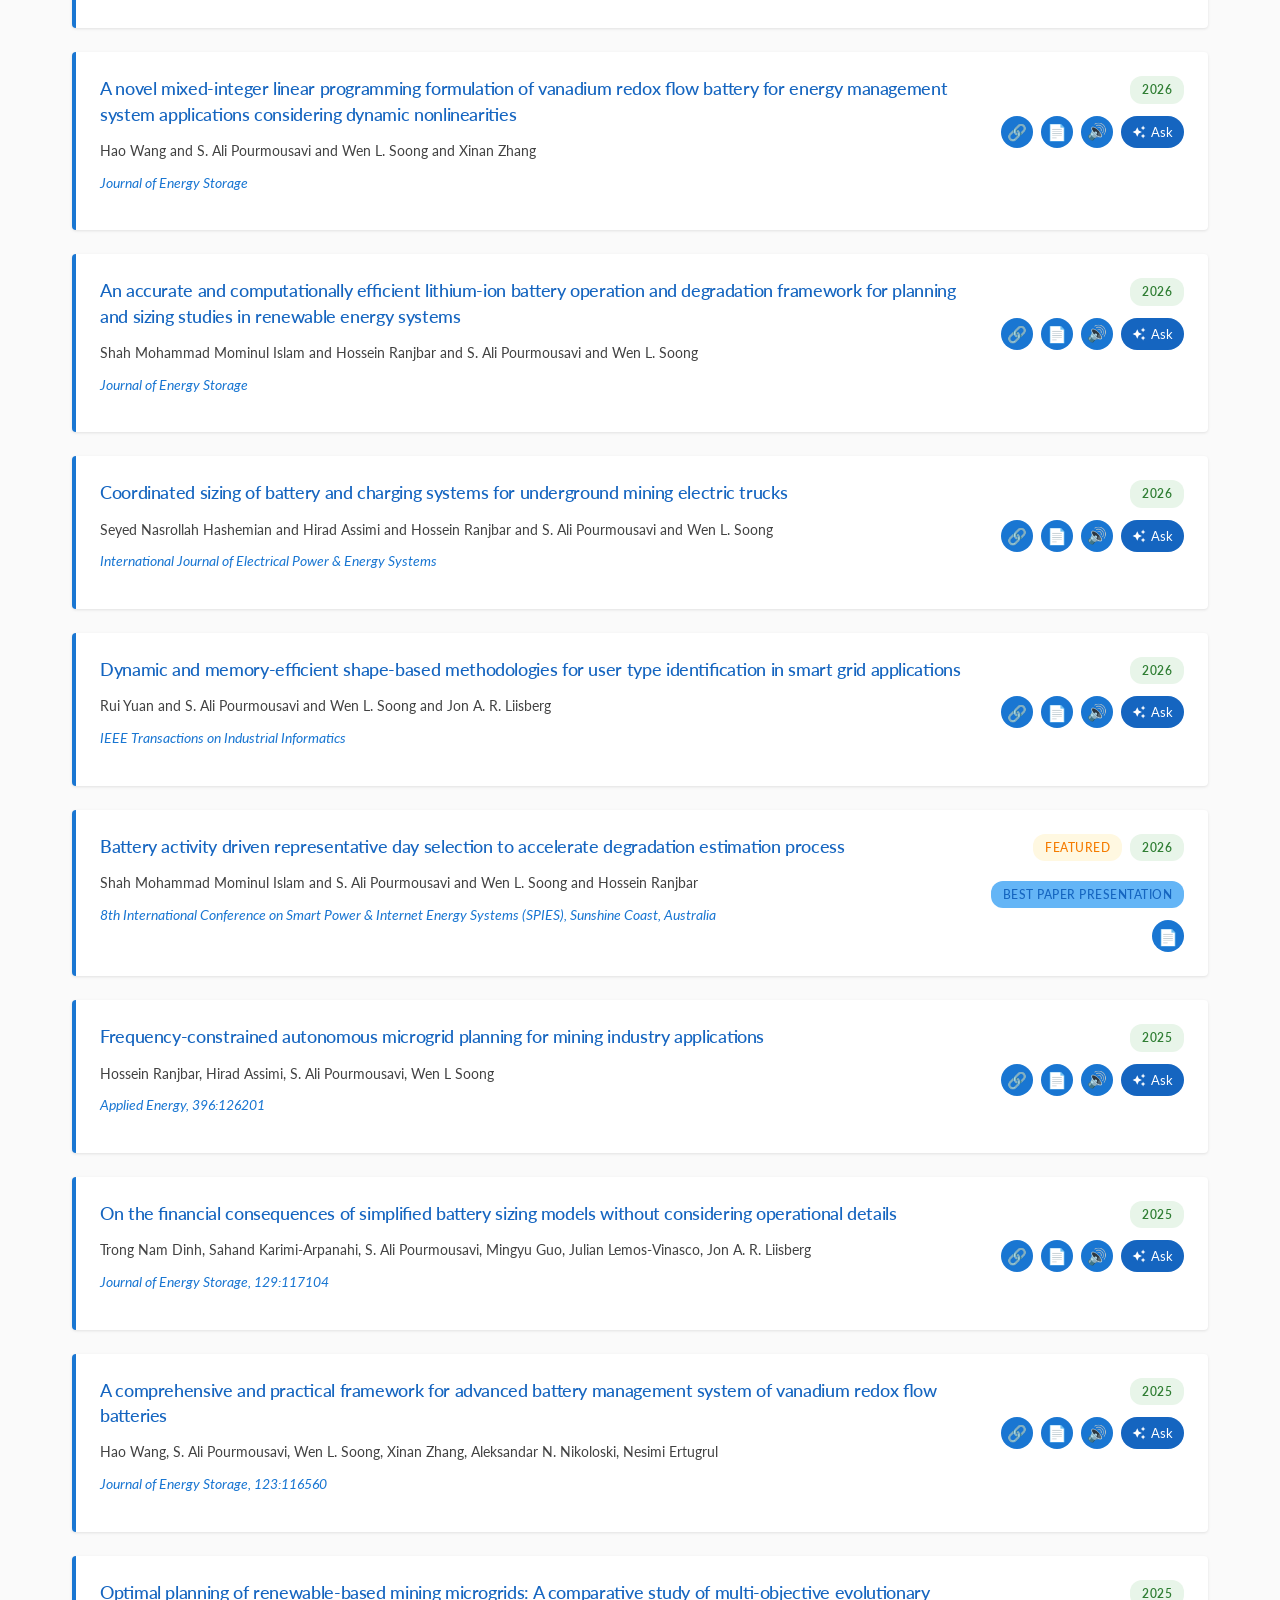
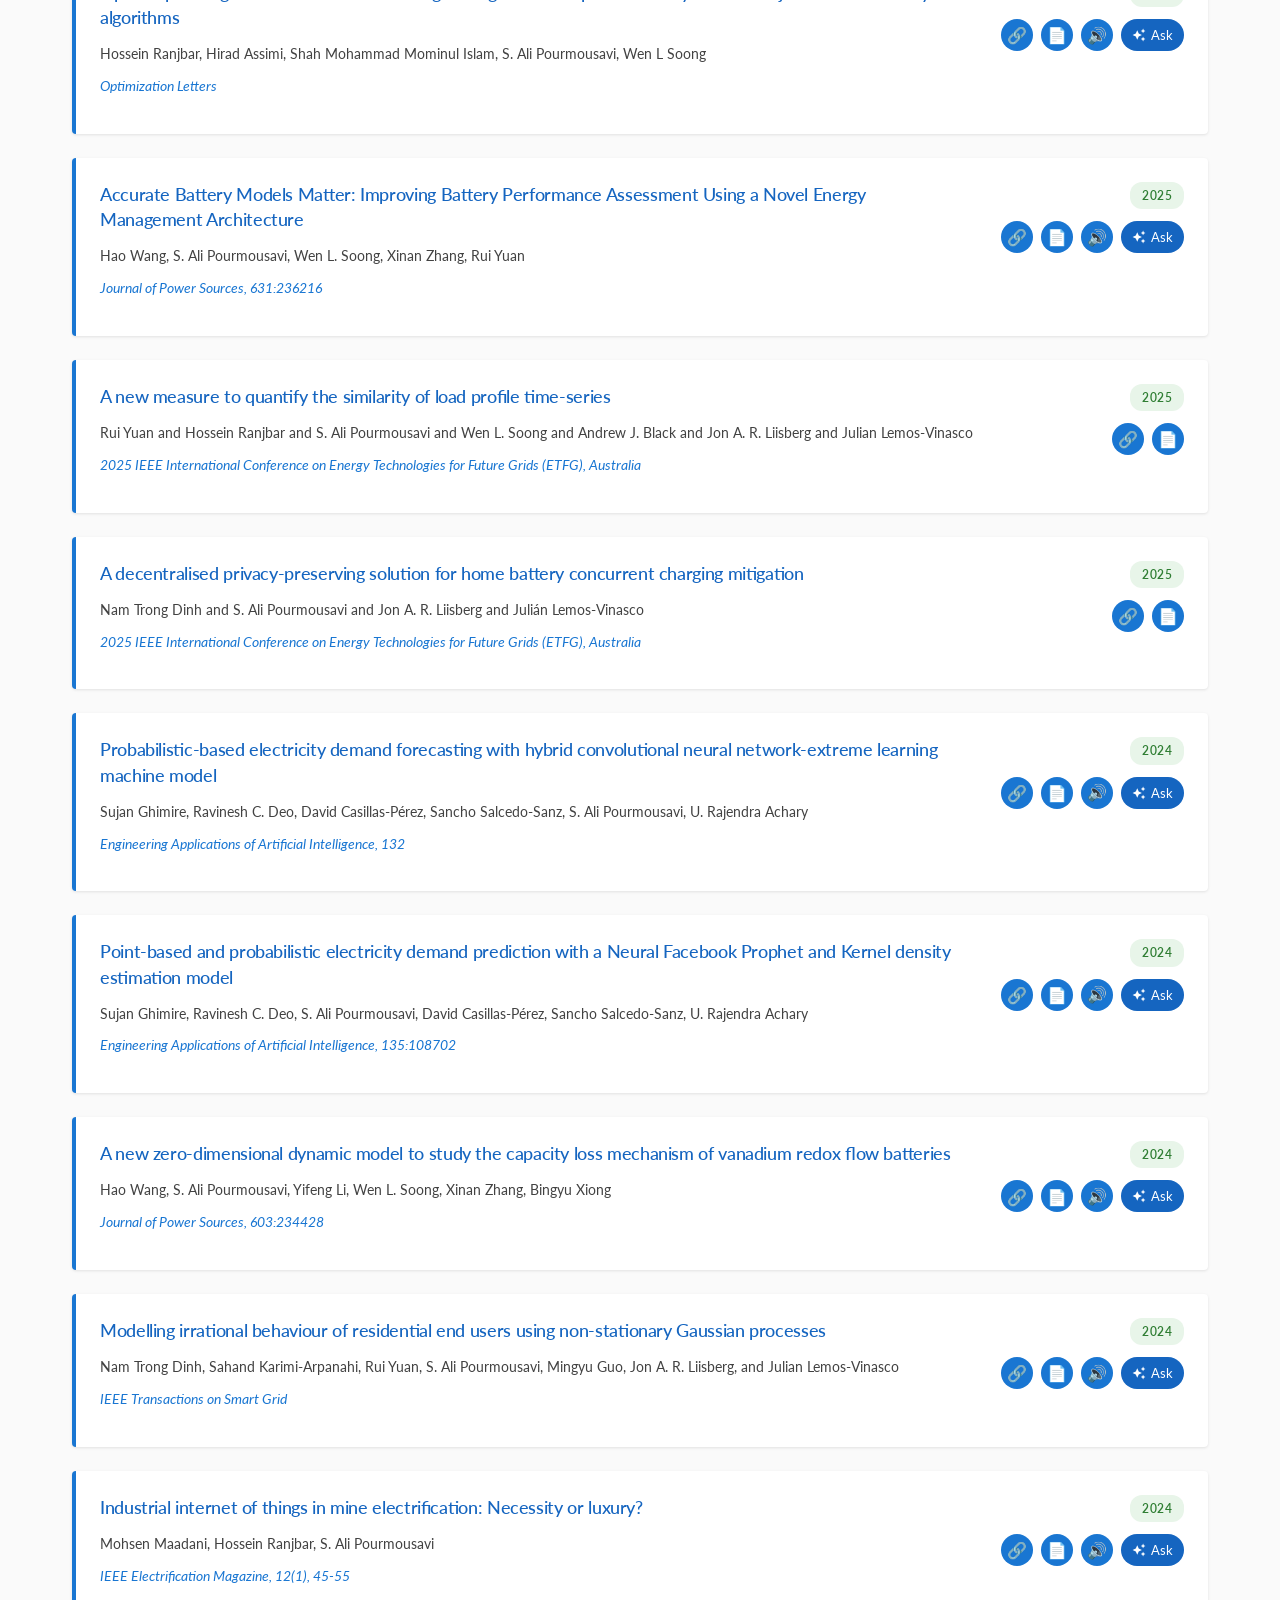
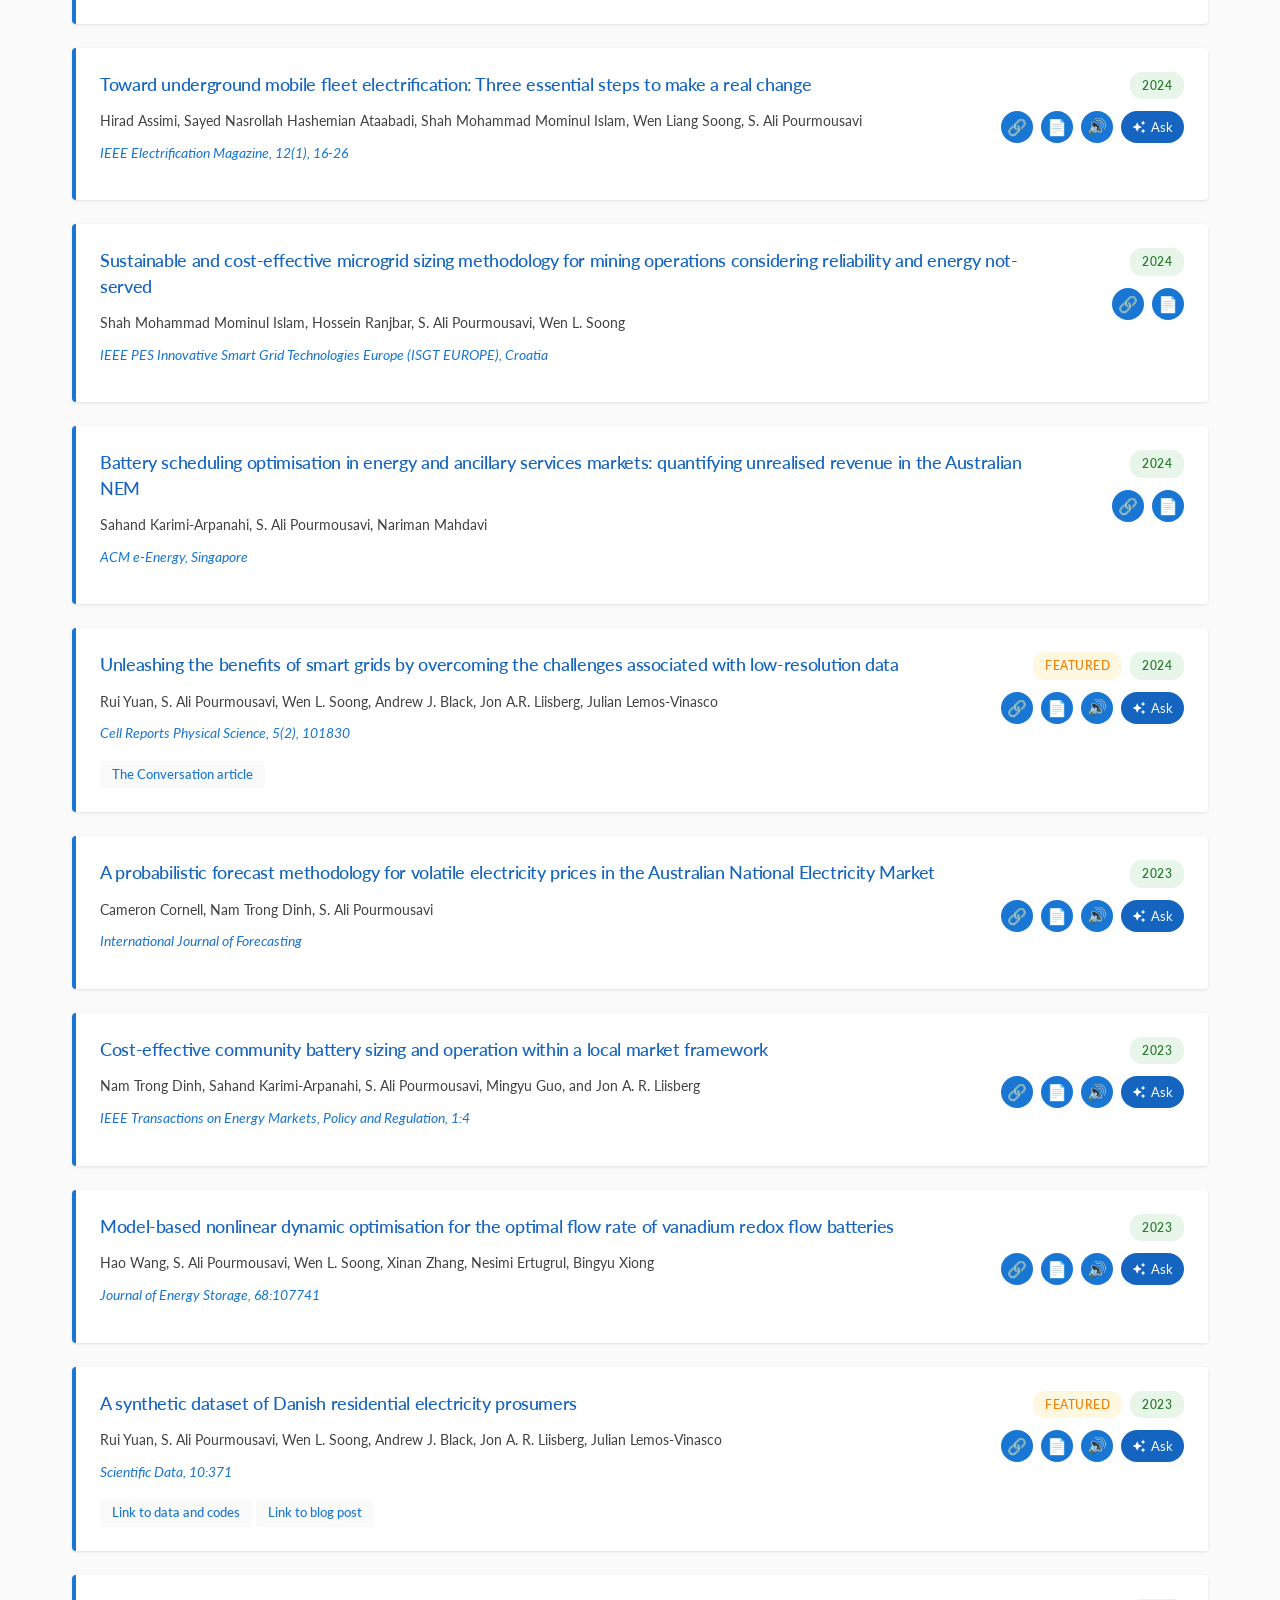
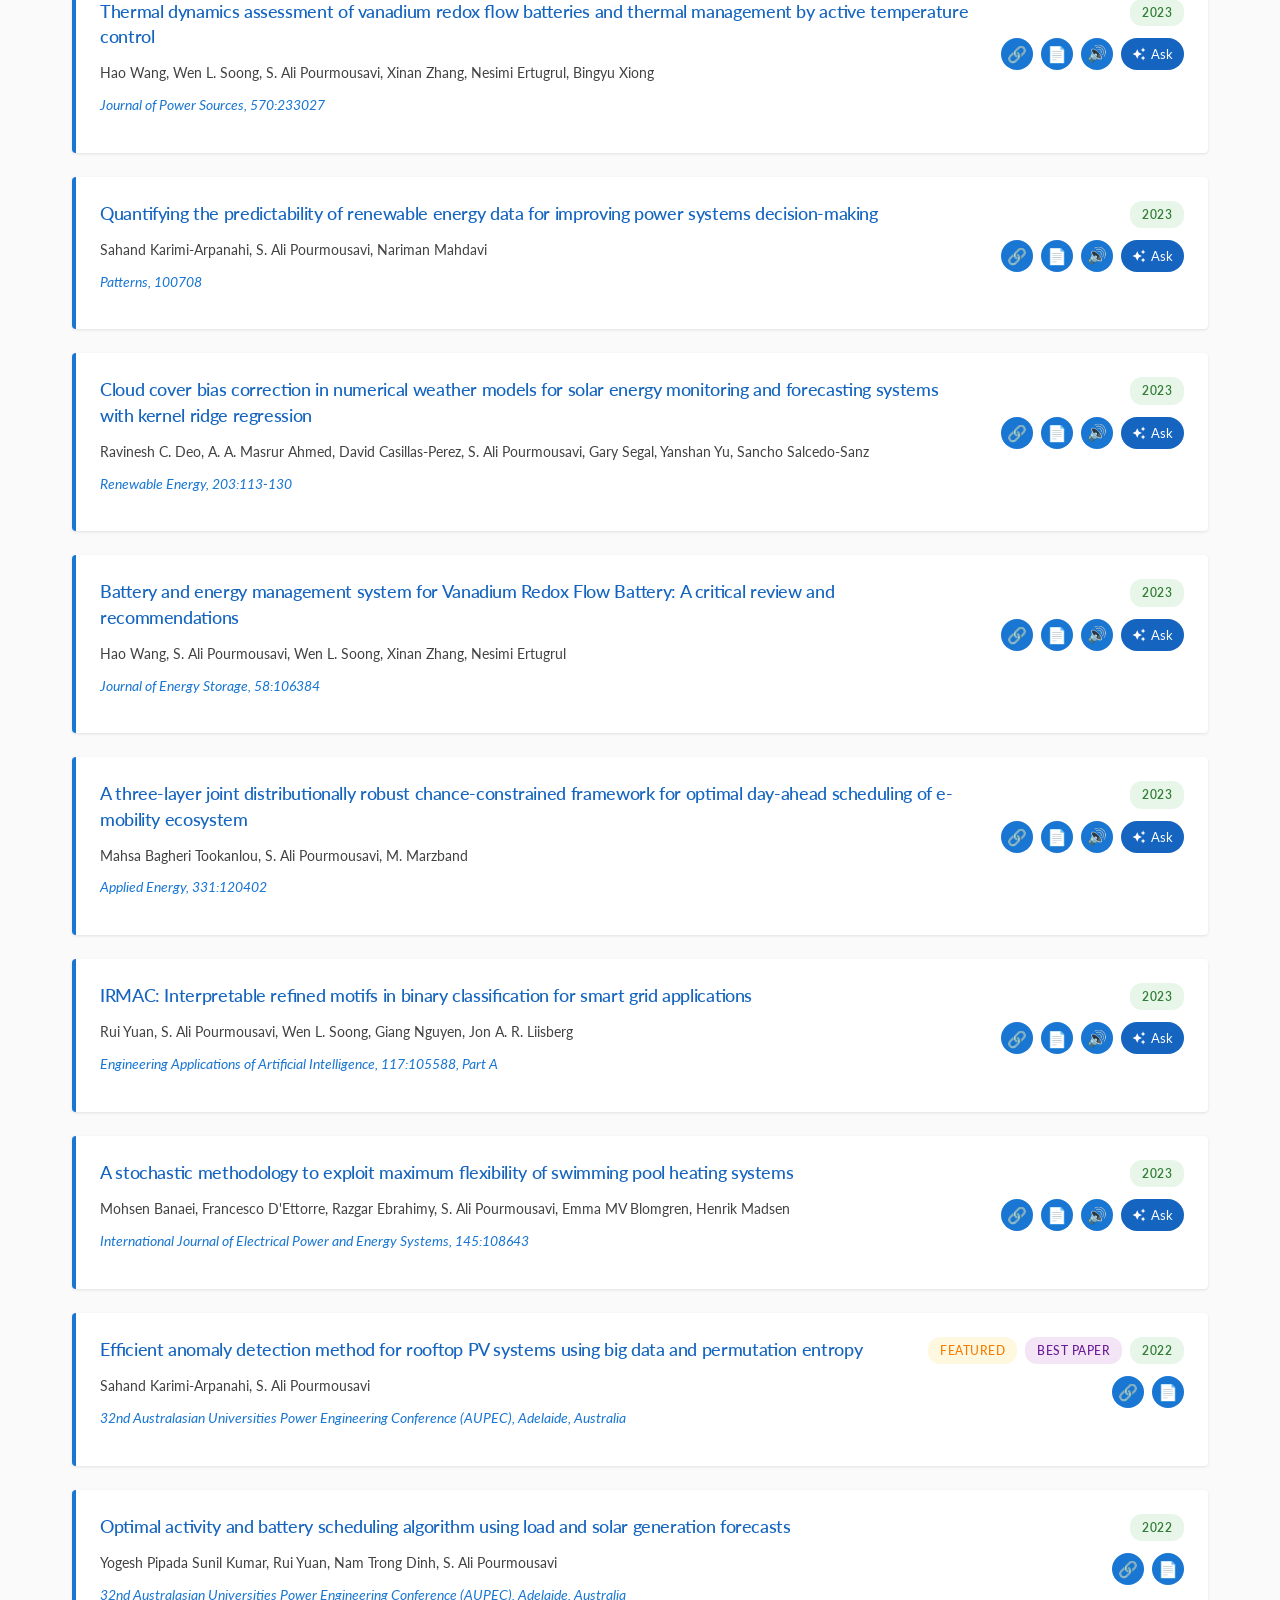
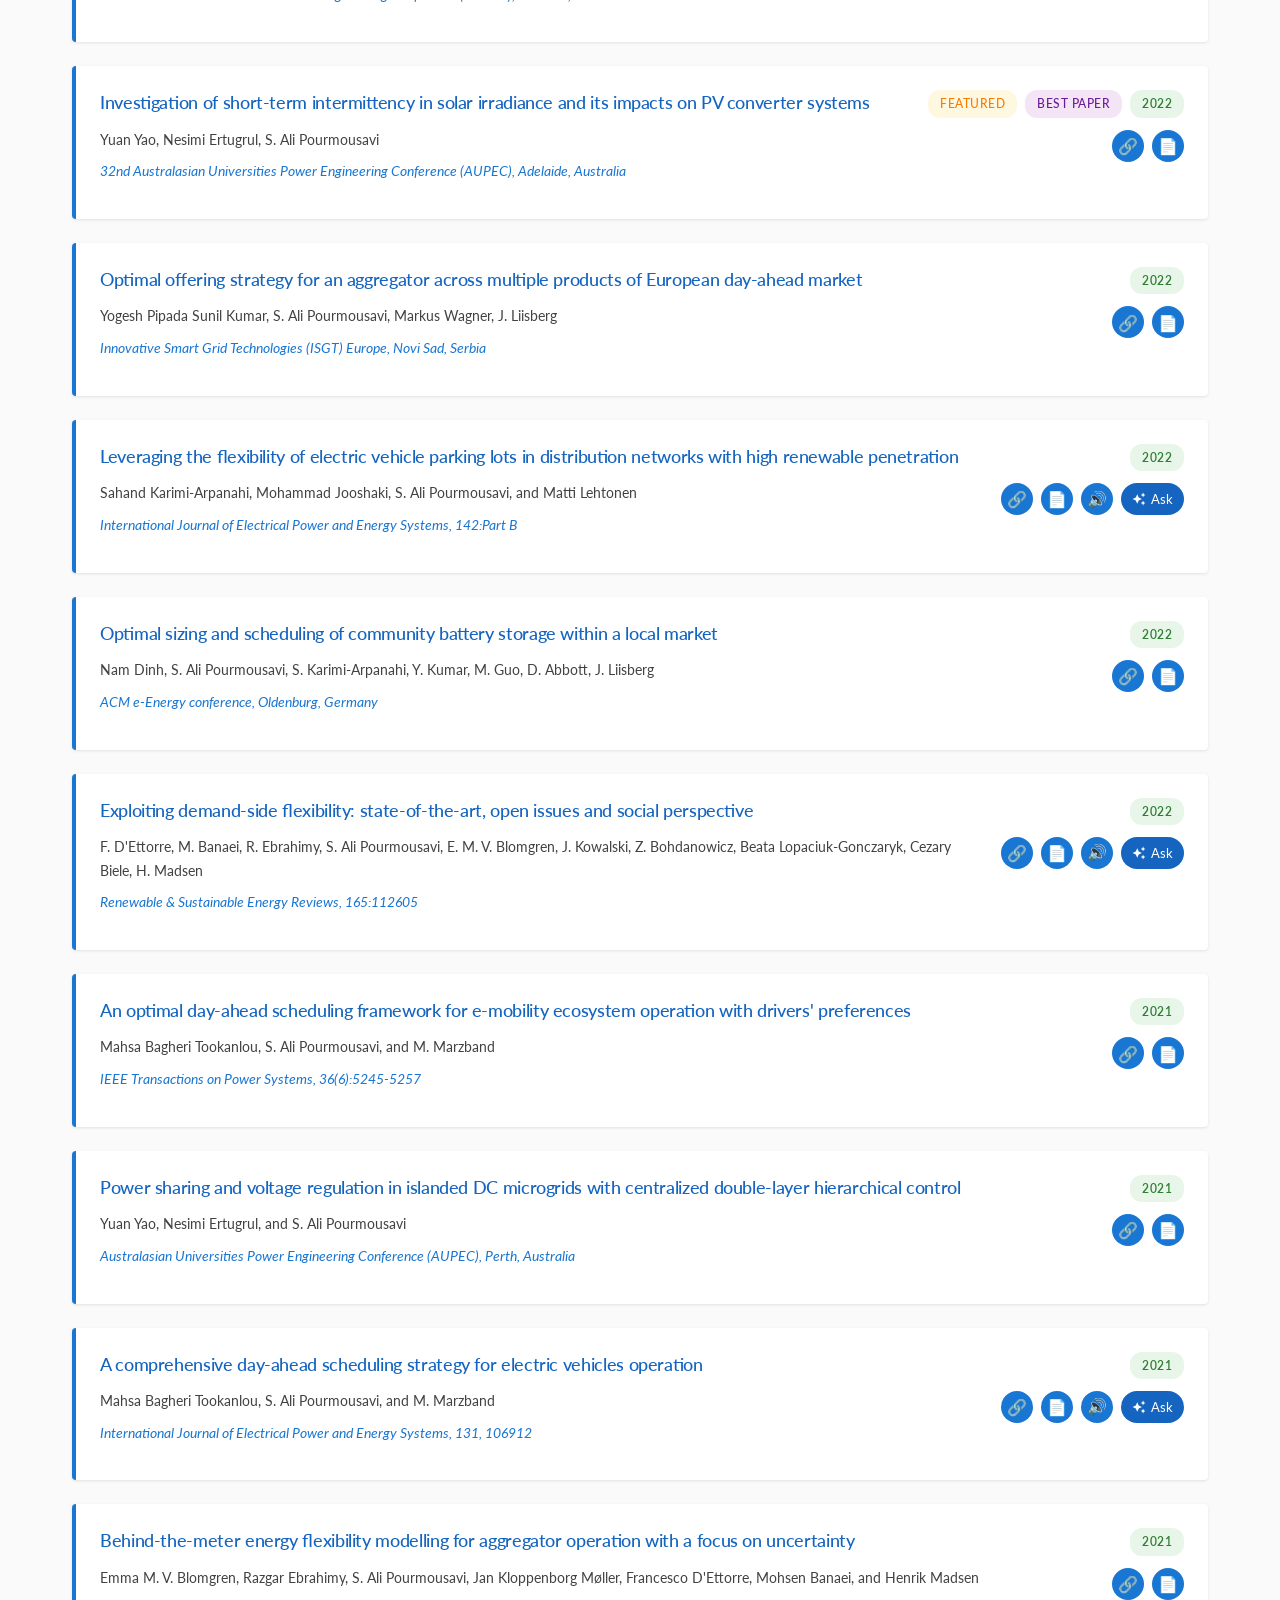
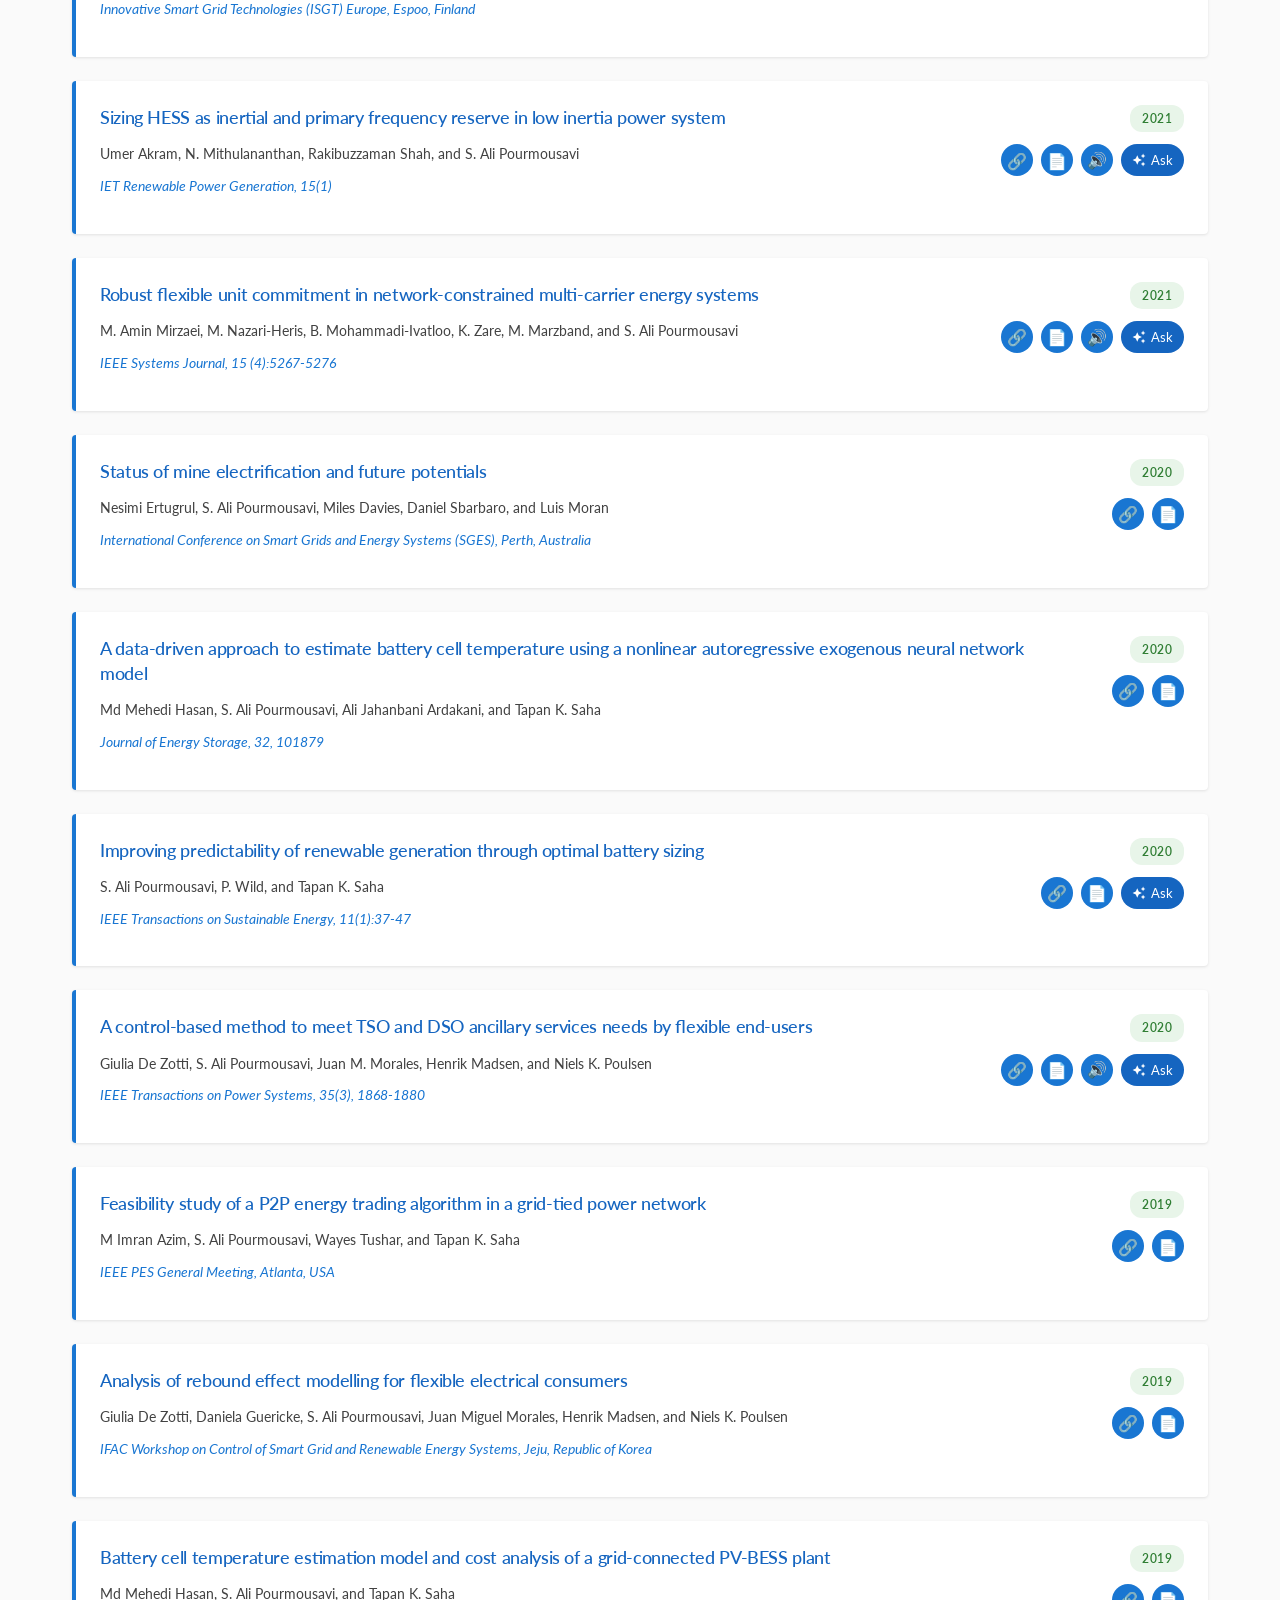
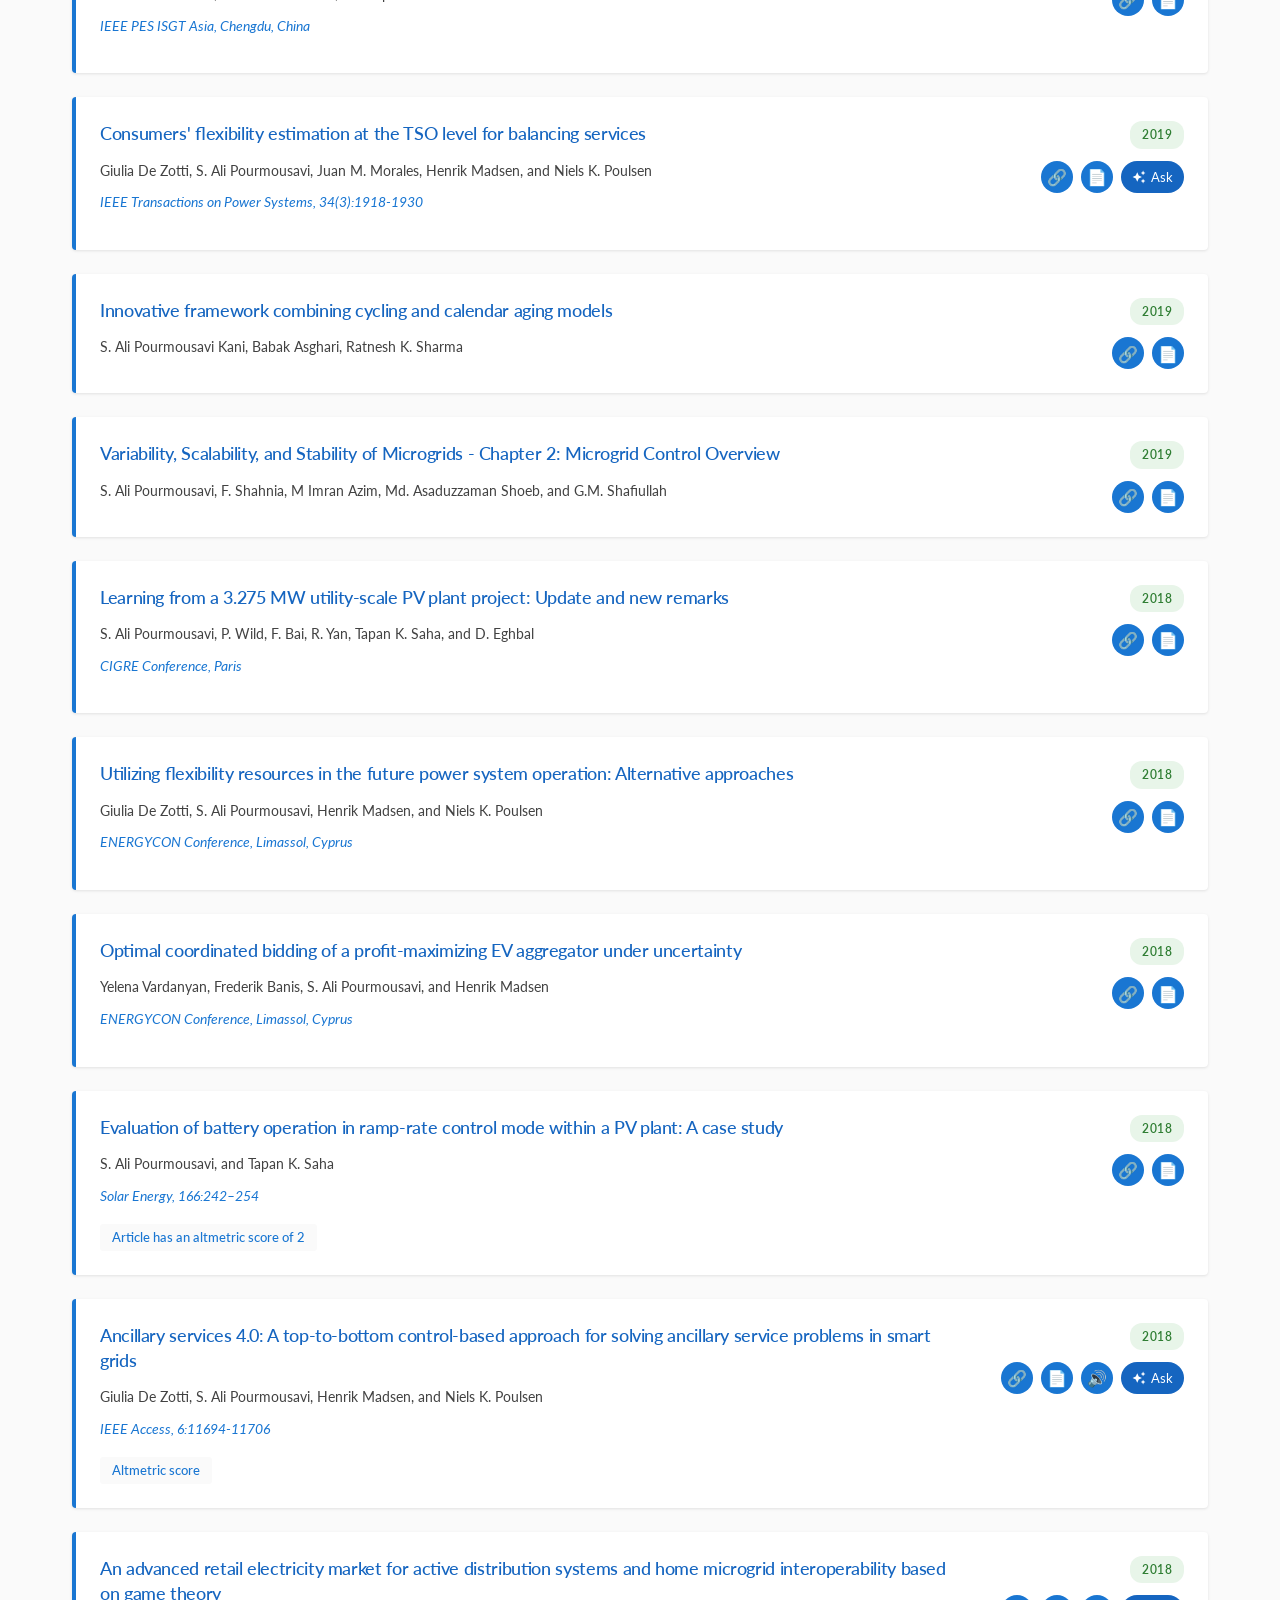
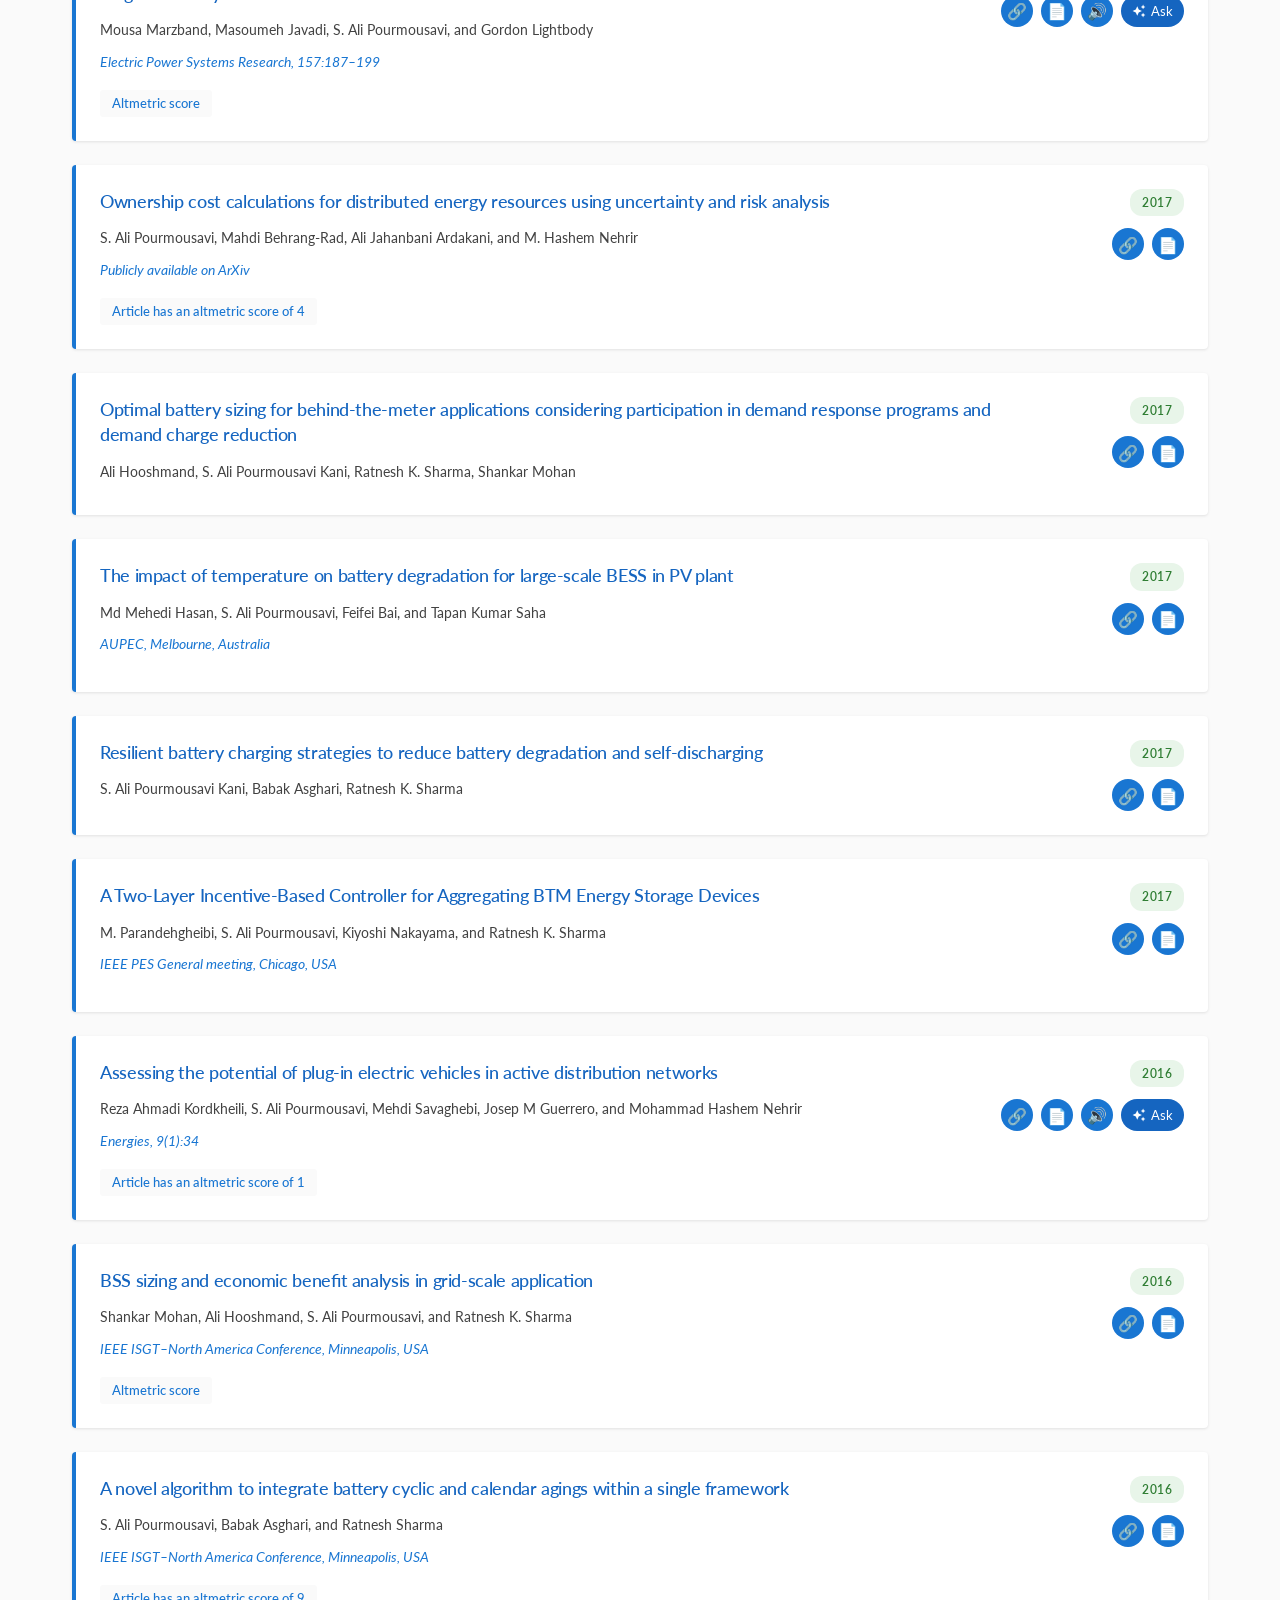
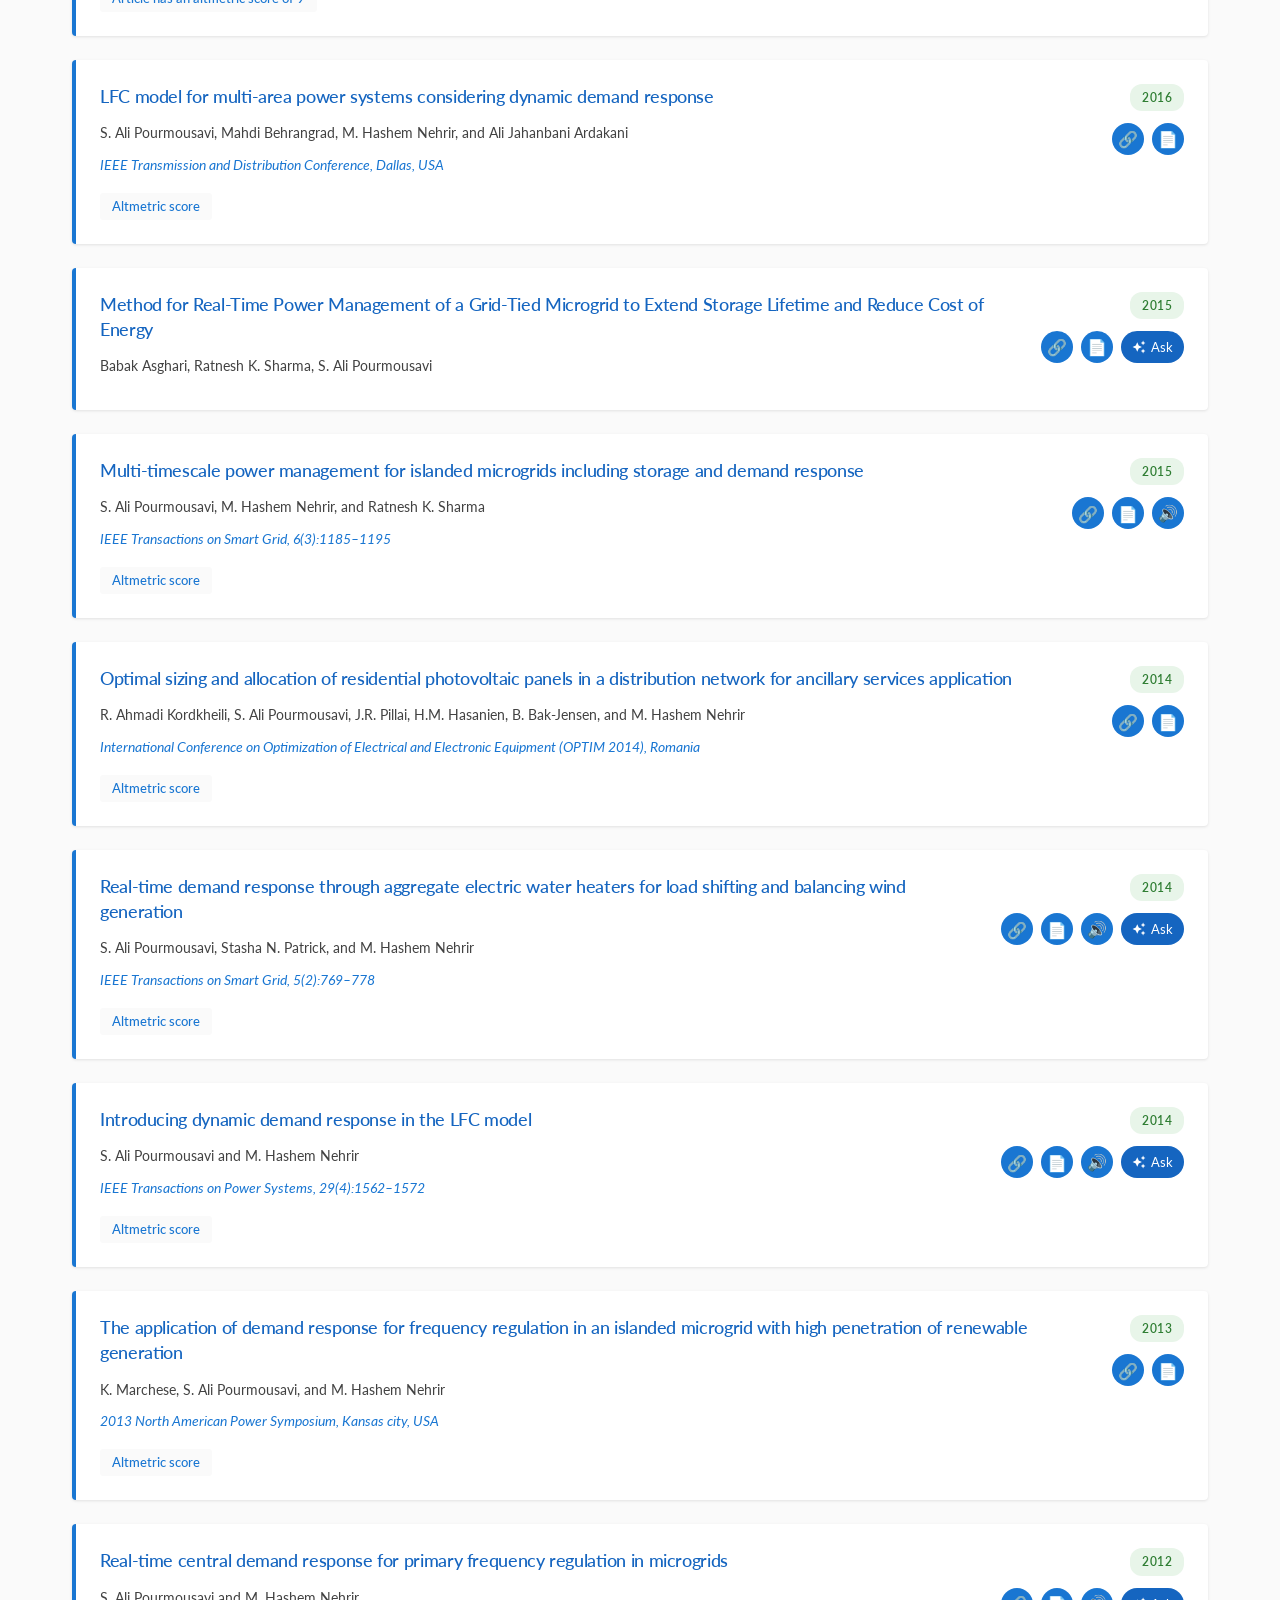
<file: publications.html>
<!DOCTYPE html>
<html lang="en">
<head>
    <meta charset="UTF-8">
    <meta name="viewport" content="width=device-width, initial-scale=1.0">
    
    <!-- Primary Meta Tags -->
    <title>Publications | MERIT Lab | Dr. Ali Pourmousavi | Adelaide University</title>
    <meta name="title" content="Publications | MERIT Lab | Dr. Ali Pourmousavi | Adelaide University">
    <meta name="description" content="Complete publication list from MERIT Lab: 95+ peer-reviewed papers in IEEE Transactions, Nature Scientific Data, and Renewable Energy Reviews. Research on battery storage, smart grids, and renewable energy by Dr. Ali Pourmousavi.">
    <meta name="keywords" content="Ali Pourmousavi publications, power systems papers, IEEE Transactions, battery storage research papers, smart grid publications, renewable energy papers, Google Scholar, h-index, academic publications">
    <meta name="author" content="Dr. Seyyed Ali Pourmousavi Kani">
    <meta name="robots" content="index, follow">
    <link rel="canonical" href="https://alipourmousavi.com/publications.html">

    <!-- Academic Meta Tags -->
    <meta name="citation_author" content="Pourmousavi Kani, Seyyed Ali">
    <meta name="citation_author_institution" content="Adelaide University">

    <!-- Open Graph -->
    <meta property="og:type" content="article">
    <meta property="og:url" content="https://alipourmousavi.com/publications.html">
    <meta property="og:title" content="Publications | MERIT Lab | Dr. Ali Pourmousavi | Adelaide University">
    <meta property="og:description" content="Publication list with 3,900+ citations in power systems, battery storage, and renewable energy research from MERIT Lab.">
    <meta property="og:site_name" content="MERIT Lab">
    <meta property="og:image" content="https://alipourmousavi.com/images/publications-preview.jpg">
    
    <link rel="stylesheet" href="styles.css">
    <link rel="stylesheet" href="styles-chatbot.css">
    <link rel="apple-touch-icon" sizes="180x180" href="apple-touch-icon.png">
    <link rel="icon" type="image/png" sizes="32x32" href="favicon-32x32.png">
    <link rel="icon" type="image/png" sizes="16x16" href="favicon-16x16.png">

    <!-- Google Analytics -->
    <script async src="https://www.googletagmanager.com/gtag/js?id=G-J58ZKCC7G9"></script>
    <script>
      window.dataLayer = window.dataLayer || [];
      function gtag(){dataLayer.push(arguments);}
      gtag('js', new Date());
      gtag('config', 'G-J58ZKCC7G9');
    </script>

    <!-- Structured Data -->
    <script type="application/ld+json">
    {
      "@context": "https://schema.org",
      "@type": "ScholarlyArticle",
      "author": {
        "@type": "Person",
        "name": "Seyyed Ali Pourmousavi Kani",
        "affiliation": {
          "@type": "EducationalOrganization",
          "name": "Adelaide University"
        }
      },
      "about": "Power Systems, Battery Storage, Smart Grid, Renewable Energy",
      "citation": "2500+",
      "publication": "70+ peer-reviewed papers"
    }
    </script>
        <script type="application/ld+json">
        {
            "@context": "https://schema.org",
            "@type": "BreadcrumbList",
            "itemListElement": [
                {"@type": "ListItem", "position": 1, "name": "Home", "item": "https://alipourmousavi.com/"},
                {"@type": "ListItem", "position": 2, "name": "Publications", "item": "https://alipourmousavi.com/publications.html"}
            ]
        }
        </script>
</head>
 

<body>
    <nav>
        <div class="nav-container">
            <div class="logo brand-lockup">
                <span class="brand-mark">MERIT</span>
                <span class="brand-type">Lab</span>
            </div>
            <button class="nav-toggle" aria-expanded="false" aria-controls="primary-navigation" aria-label="Toggle navigation">
                <span class="bar"></span>
                <span class="bar"></span>
                <span class="bar"></span>
                <span class="sr-only">Menu</span>
            </button>
            <ul class="nav-links" id="primary-navigation">
                <li><a href="index.html">Home</a></li>
                <li><a href="research.html">Research</a></li>
                <li><a href="publications.html" class="active">Publications</a></li>
                <li><a href="team.html">Team</a></li>
                <li><a href="teaching.html">Teaching</a></li>
                <li><a href="resources.html">Resources</a></li>
                <li><a href="opportunities.html">Opportunities</a></li>
                <li><a href="media.html">Media</a></li>
                <li><a href="contact.html">Contact</a></li>
            </ul>
        </div>
    </nav>

    <section class="page-header">
        <div class="header-content">
            <h1>Publications</h1>
            <p>Comprehensive list of research publications in leading international journals and conferences</p>
            
            <div class="stats-bar">
                <div class="stat-item">
                    <span class="stat-number" id="total-publications">90+</span>
                    <span class="stat-label">Total Publications</span>
                </div>
                <div class="stat-item">
                    <span class="stat-number" id="total-citations">3,700+</span>
                    <span class="stat-label">Total Citations</span>
                </div>
                <div class="stat-item">
                    <span class="stat-number" id="h-index">30</span>
                    <span class="stat-label">h-index</span>
                </div>
            </div>
        </div>
    </section>

    <div class="content">
        <!-- Publications chatbot — populated by js/chatbot-widget.js. -->
        <div id="pc-chat-root" data-worker-url="https://papercast-chat.alipourmousavi.workers.dev"></div>

        <!-- Filter Controls -->
        <div class="filter-controls">
            <span class="filter-label">Filter by type:</span>
            <div class="filter-chips">
                <button type="button" class="filter-chip active" data-filter="featured">Featured (<span id="count-featured">0</span>)</button>
                <button type="button" class="filter-chip active" data-filter="journal">Journal (<span id="count-journal">0</span>)</button>
                <button type="button" class="filter-chip active" data-filter="conference">Conference (<span id="count-conference">0</span>)</button>
                <button type="button" class="filter-chip active" data-filter="book_chapter">Book Chapters (<span id="count-book_chapter">0</span>)</button>
                <button type="button" class="filter-chip active" data-filter="book">Books (<span id="count-book">0</span>)</button>
                <button type="button" class="filter-chip active" data-filter="patent">Patents (<span id="count-patent">0</span>)</button>
            </div>
        </div>

        <!-- Search Field -->
        <div class="search-controls">
            <div class="search-box">
                <input type="text" id="search-input" placeholder="Search publications by title, authors, or venue..." />
                <button id="clear-search" style="display: none;">✕</button>
            </div>
            <p class="search-results" id="search-results" style="display: none;"></p>
        </div>

        <!-- Publications List -->
        <div id="publications-container">
            <!-- Publications will be loaded here by JavaScript -->
        </div>

        <!-- Download Section -->
        <div class="download-section">
            <h2 class="section-title">Download Complete Publication List</h2>
            <p style="margin-bottom: 2rem; color: var(--text-secondary);">Get the full bibliography in PDF format with abstracts and citation information</p>
            <a href="#" class="btn btn-primary">Download Complete List</a>
        </div>
    </div>

    <footer>
        <div class="footer-content">
            <div class="footer-about">
                <h3>MERIT Lab</h3>
                <p class="footer-expansion">Markets, Energy Resources &amp; Intelligent Technologies</p>
                <p>School of Electrical and Mechanical Engineering, Adelaide University. Led by Dr. Ali Pourmousavi.</p>
            </div>

            <div class="footer-links">
                <h4>Research</h4>
                <ul>
                    <li><a href="research.html">Projects</a></li>
                    <li><a href="publications.html">Publications</a></li>
                    <li><a href="team.html">Team</a></li>
                    <li><a href="research.html#recognition">Recognition</a></li>
                </ul>
            </div>

            <div class="footer-links">
                <h4>Connect</h4>
                <ul>
                    <li><a href="https://scholar.google.com/citations?user=XoHCLowAAAAJ" target="_blank">Google Scholar</a></li>
                    <li><a href="https://www.linkedin.com/in/alipourmousavi/" target="_blank">LinkedIn</a></li>
                    <li><a href="https://researchers.adelaide.edu.au/profile/a.pourm" target="_blank">University Profile</a></li>
                </ul>
            </div>

            <div class="footer-links">
                <h4>Contact</h4>
                <ul>
                    <li><a class="ob-email" data-email-user="a.pourm" data-email-d1="adelaide" data-email-d2="edu" data-email-d3="au" data-email-text="Email"></a></li>
                    <li><a href="contact.html">Full Contact Info</a></li>
                    <li><a href="docs/CV_SeyyedAliPourmousavi.pdf" target="_blank">Download CV</a></li>
                </ul>
            </div>
        </div>

        <div class="footer-bottom">
            <p>&copy; 2026 Dr. Seyyed Ali Pourmousavi Kani. All rights reserved.</p>
        </div>
    </footer>

    <!-- Sticky Audio Player -->
    <div id="audio-player" class="audio-player" style="display: none;">
        <div class="audio-player-inner">
            <!-- Row 1: Title bar -->
            <div class="audio-player-top">
                <div class="audio-player-info">
                    <span class="audio-player-label">Audio Summary</span>
                    <span class="audio-player-paper-title" id="audio-paper-title"></span>
                </div>
                <button id="audio-close" class="audio-close-btn" title="Close Player">
                    <svg width="14" height="14" viewBox="0 0 14 14" fill="none"><path d="M1 1l12 12M13 1L1 13" stroke="currentColor" stroke-width="2" stroke-linecap="round"/></svg>
                </button>
            </div>
            <!-- Row 2: Controls -->
            <div class="audio-player-controls">
                <button id="audio-play-pause" class="audio-play-btn" title="Play/Pause">
                    <svg class="audio-icon-play" width="18" height="18" viewBox="0 0 18 18" fill="currentColor"><polygon points="4,2 16,9 4,16"/></svg>
                    <svg class="audio-icon-pause" width="18" height="18" viewBox="0 0 18 18" fill="currentColor" style="display:none"><rect x="3" y="2" width="4" height="14" rx="1"/><rect x="11" y="2" width="4" height="14" rx="1"/></svg>
                </button>
                <span id="audio-current-time" class="audio-time">0:00</span>
                <div class="audio-seek-track">
                    <div class="audio-seek-fill" id="audio-seek-fill"></div>
                    <input type="range" id="audio-seek" class="audio-seek" min="0" max="100" value="0" step="0.1">
                </div>
                <span id="audio-duration" class="audio-time">0:00</span>
                <div class="audio-speed-pill" title="Playback Speed">
                    <select id="audio-speed" class="audio-speed-select">
                        <option value="0.75">0.75x</option>
                        <option value="1" selected>1x</option>
                        <option value="1.25">1.25x</option>
                        <option value="1.5">1.5x</option>
                        <option value="2">2x</option>
                    </select>
                </div>
                <div class="audio-volume-group">
                    <button id="audio-mute-btn" class="audio-icon-btn" title="Mute/Unmute">
                        <svg width="16" height="16" viewBox="0 0 16 16" fill="currentColor"><path d="M2 5.5h2.5L8 2v12L4.5 10.5H2a1 1 0 01-1-1v-3a1 1 0 011-1z"/><path d="M11 4.5a5 5 0 010 7M13 2.5a8 8 0 010 11" fill="none" stroke="currentColor" stroke-width="1.5" stroke-linecap="round"/></svg>
                    </button>
                    <input type="range" id="audio-volume" class="audio-volume" min="0" max="100" value="80">
                </div>
                <a id="audio-download" href="#" download class="audio-icon-btn" title="Download MP3">
                    <svg width="16" height="16" viewBox="0 0 16 16" fill="none" stroke="currentColor" stroke-width="1.5" stroke-linecap="round" stroke-linejoin="round"><path d="M8 2v8.5M4.5 7.5L8 11l3.5-3.5M2 13h12"/></svg>
                </a>
            </div>
        </div>
    </div>

    <script src="js/common.js"></script>
    <script src="js/publications.js"></script>
    <script src="js/scholar.js"></script>
    <script src="js/chatbot-widget.js" defer></script>
</body>
</html>
</file>
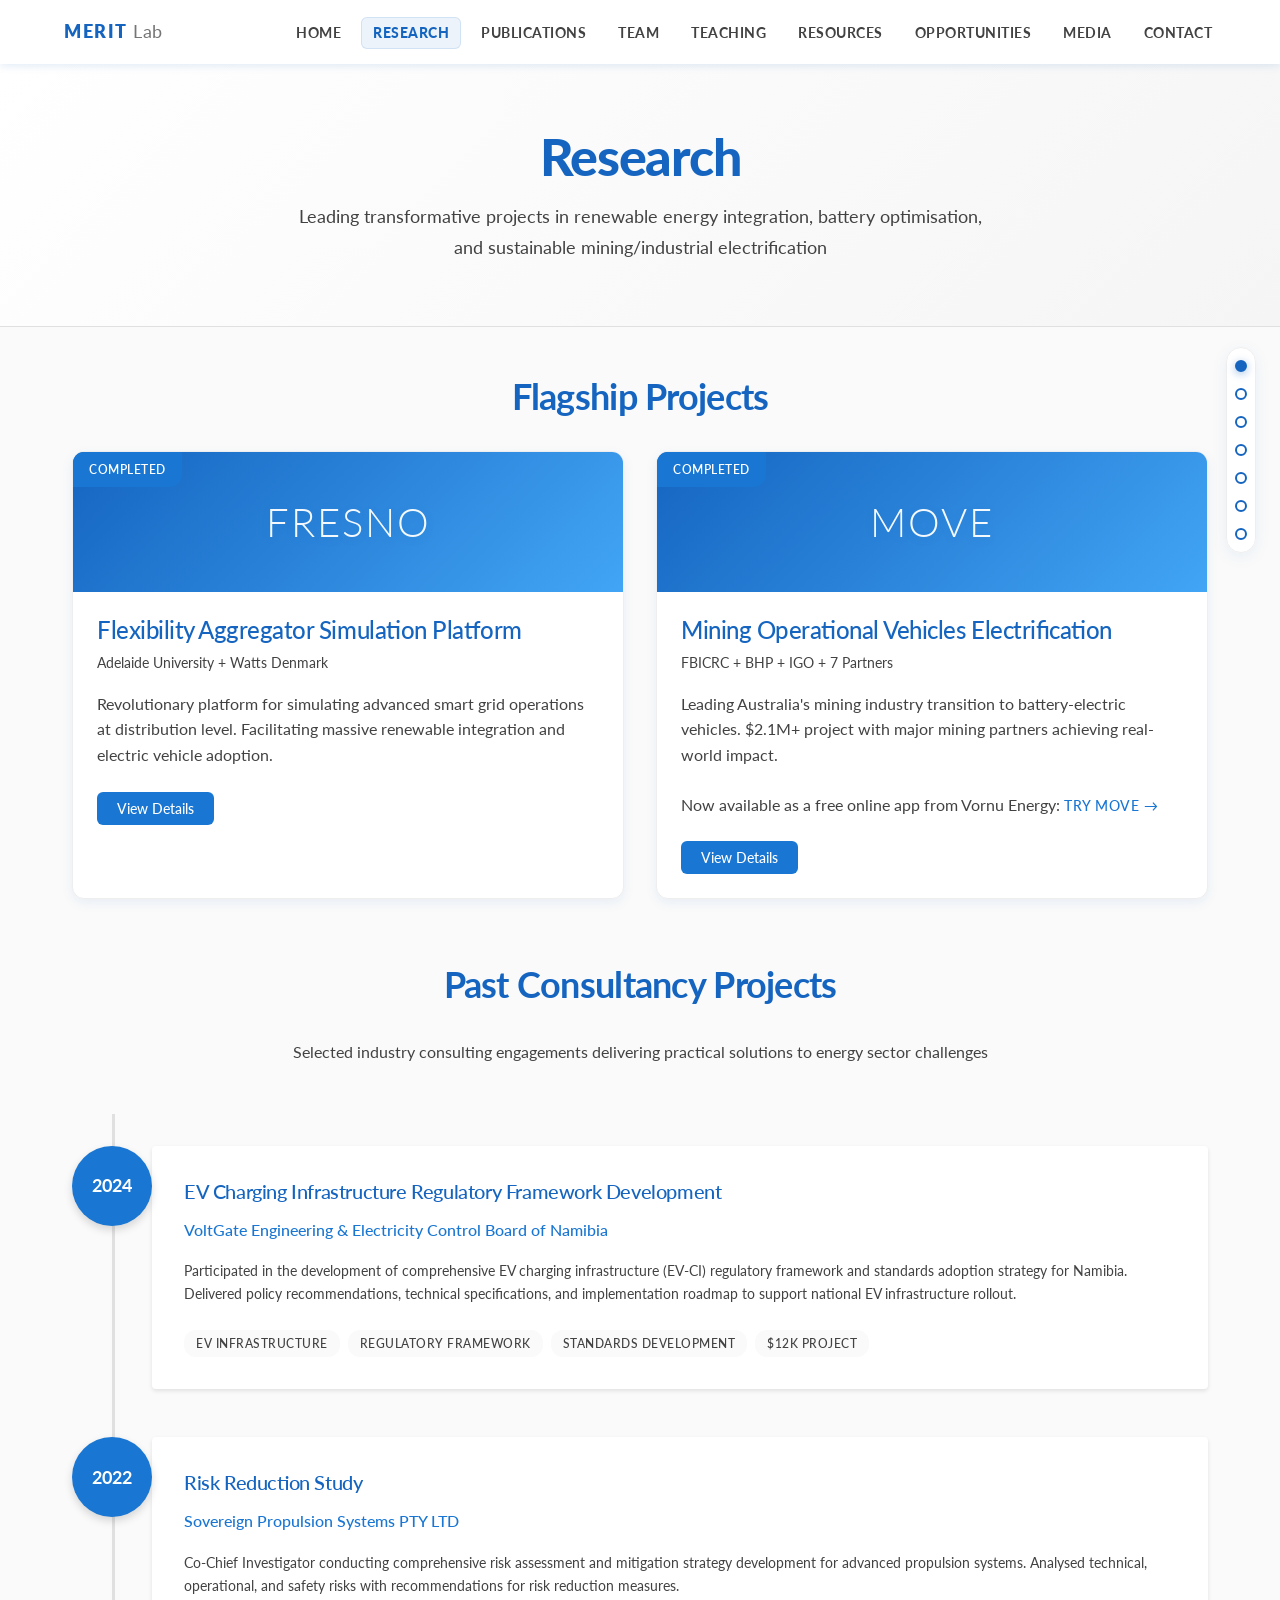
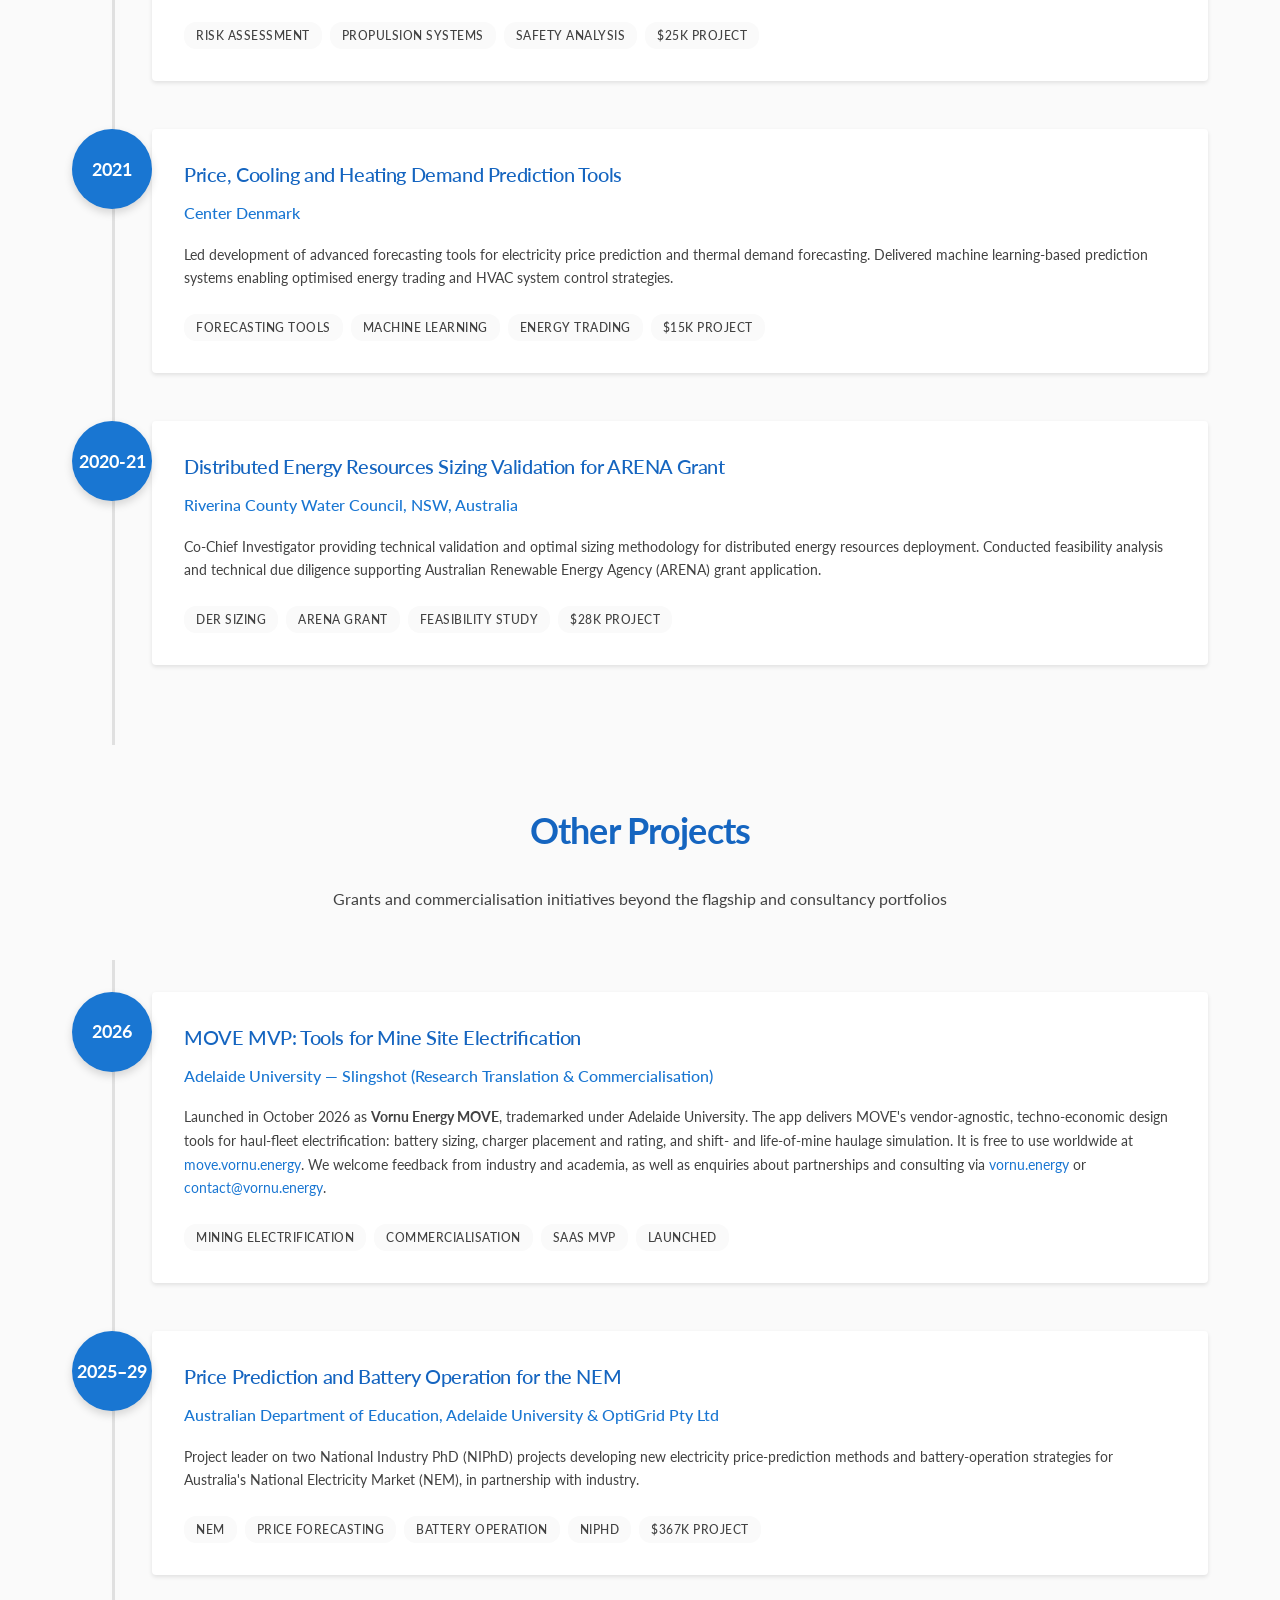
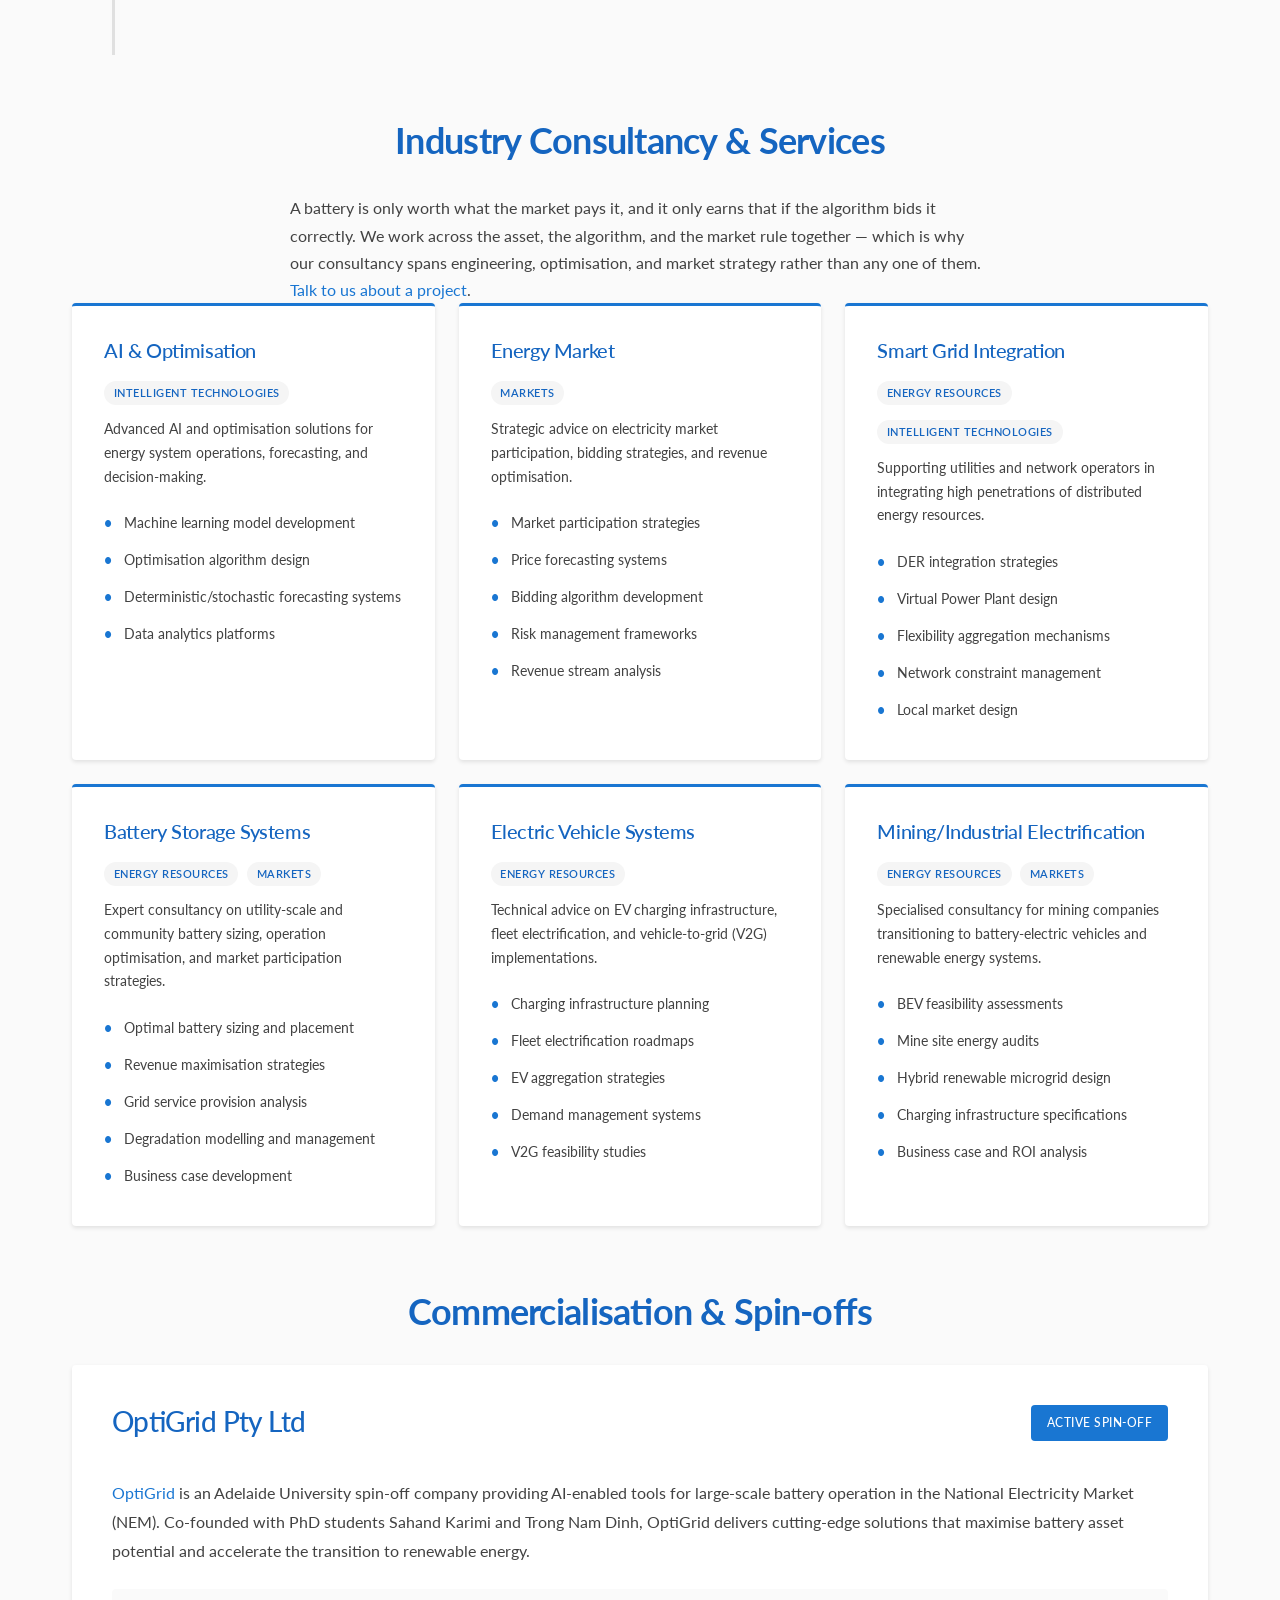
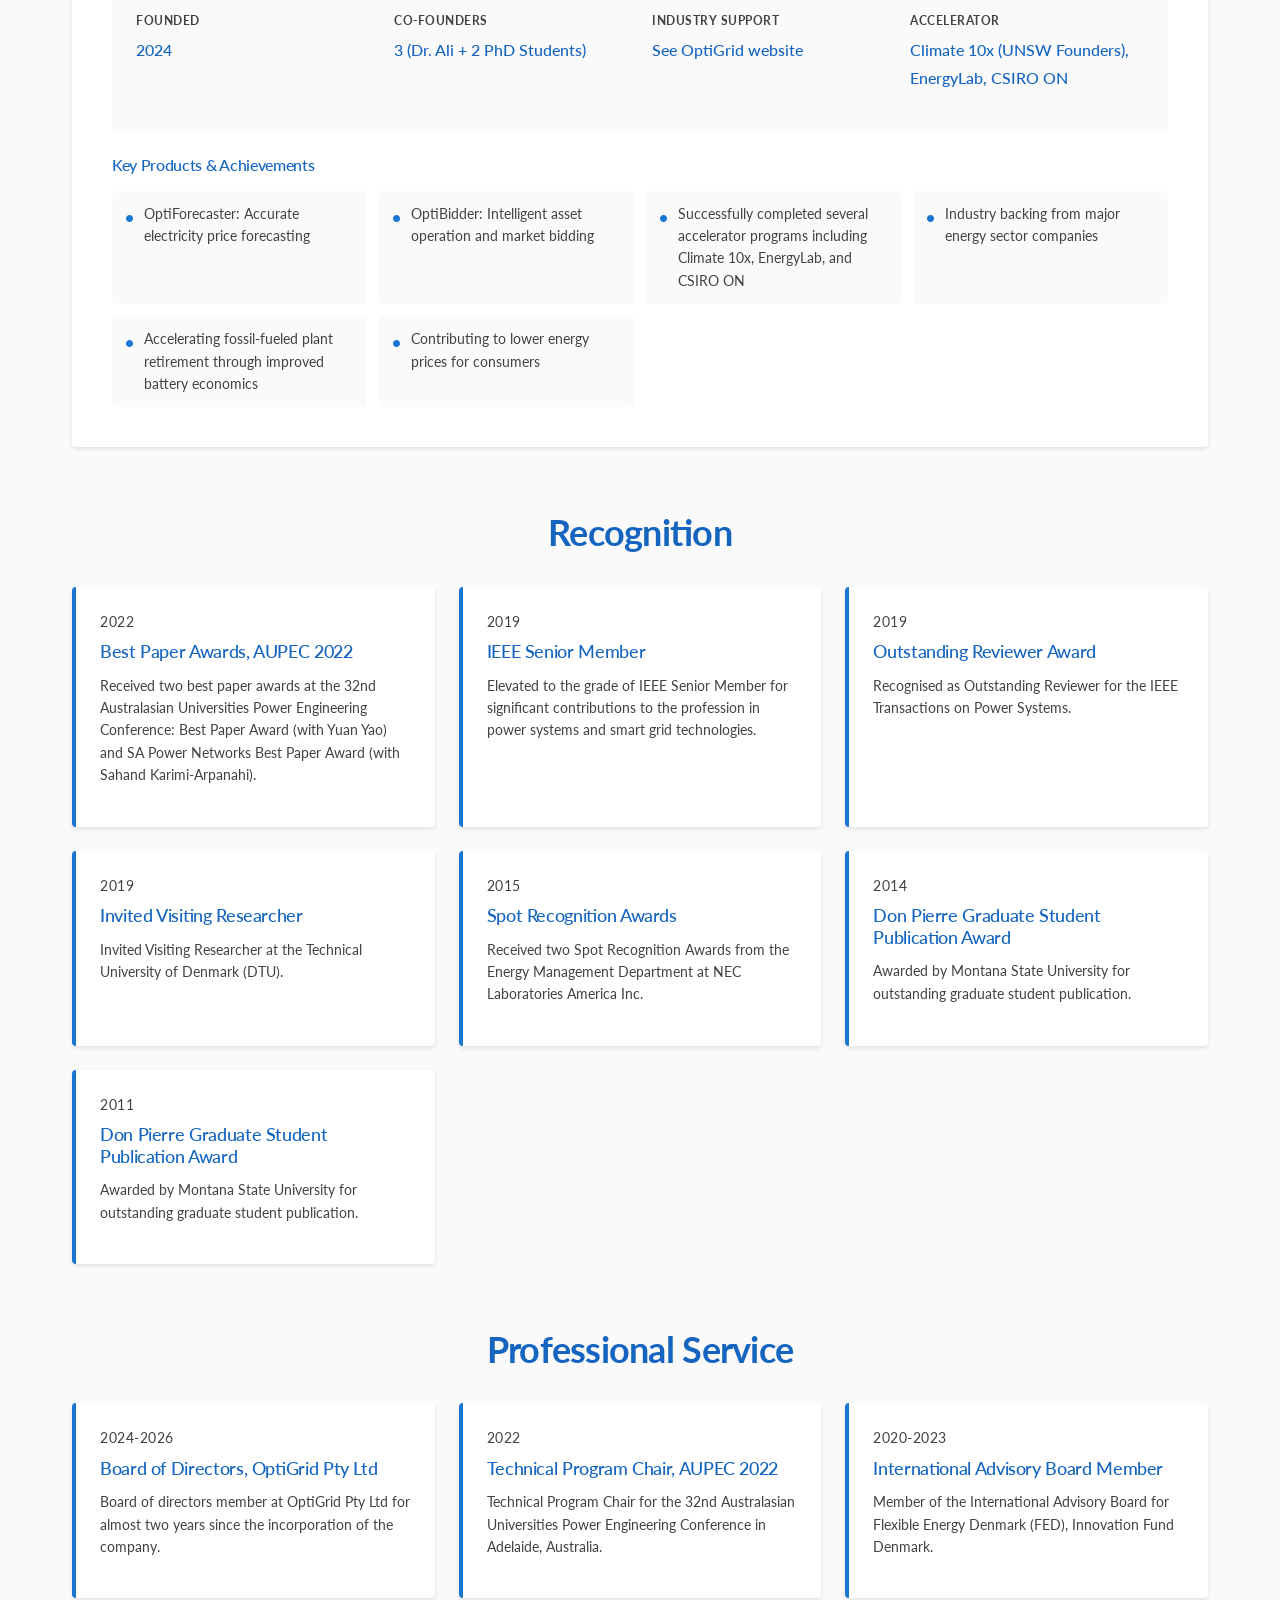
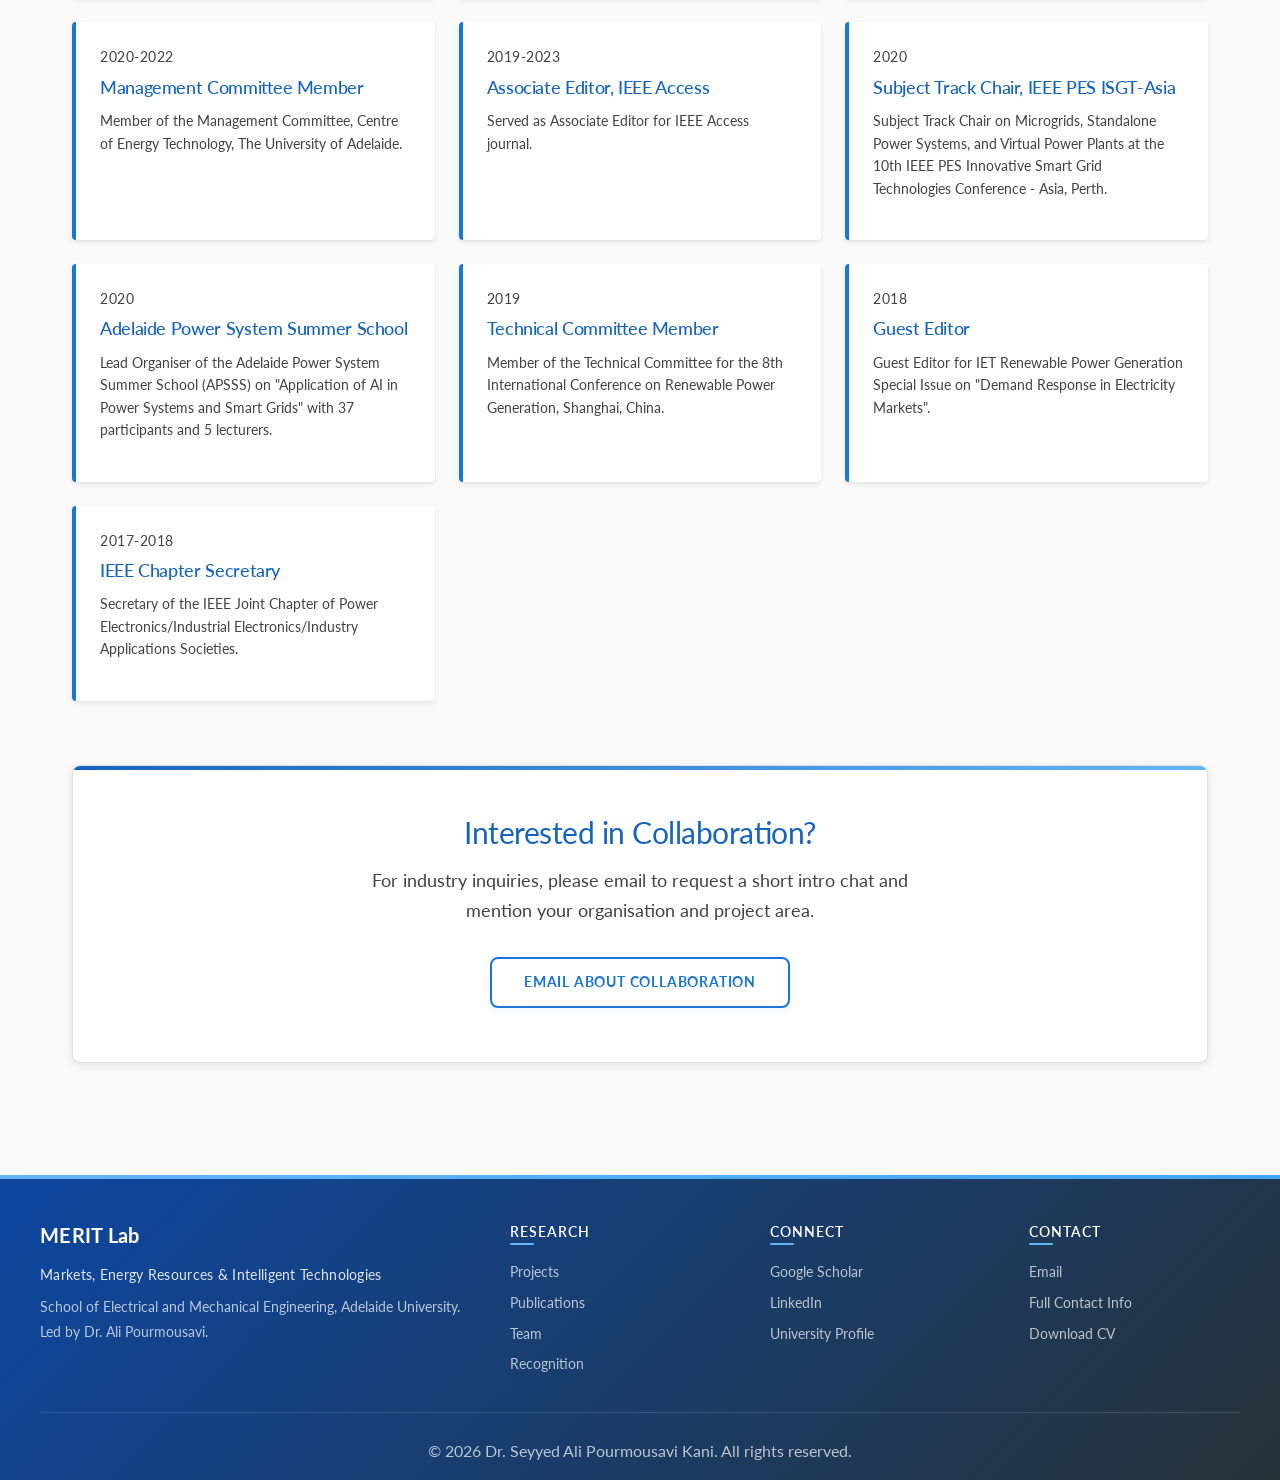
<file: research.html>
<!DOCTYPE html>
<html lang="en">
<head>
    <meta charset="UTF-8">
    <meta name="viewport" content="width=device-width, initial-scale=1.0">
    
    <!-- Primary Meta Tags -->
    <title>Research | MERIT Lab | Dr. Ali Pourmousavi | Battery Storage & Electrification</title>
    <meta name="title" content="Research | MERIT Lab | Dr. Ali Pourmousavi | Battery Storage & Electrification">
    <meta name="description" content="MERIT Lab research at Adelaide University: battery storage optimisation, mining electrification, smart grid technology, and renewable energy integration. Industry consultancy available.">
    <meta name="keywords" content="battery storage research, mining electrification, FRESNO project, MOVE project, smart grid research, renewable energy, virtual power plant, industry consultancy, energy storage optimization, BHP collaboration, electric mining vehicles">
    <meta name="author" content="Dr. Seyyed Ali Pourmousavi Kani">
    <meta name="robots" content="index, follow">
    <link rel="canonical" href="https://alipourmousavi.com/research.html">

    <!-- Open Graph / Facebook -->
    <meta property="og:type" content="article">
    <meta property="og:url" content="https://alipourmousavi.com/research.html">
    <meta property="og:title" content="Research | MERIT Lab | Dr. Ali Pourmousavi | Battery Storage & Electrification">
    <meta property="og:description" content="MERIT Lab research at Adelaide University: battery storage optimisation, mining electrification, and renewable energy integration.">
    <meta property="og:image" content="https://alipourmousavi.com/images/research-preview.jpg">
    <meta property="og:site_name" content="MERIT Lab">

    <!-- Twitter -->
    <meta property="twitter:card" content="summary_large_image">
    <meta property="twitter:url" content="https://alipourmousavi.com/research.html">
    <meta property="twitter:title" content="Research | MERIT Lab | Dr. Ali Pourmousavi | Battery Storage & Electrification">
    <meta property="twitter:description" content="FRESNO & MOVE projects: Smart grid simulation and mining electrification research.">
    <meta property="twitter:image" content="https://alipourmousavi.com/images/research-preview.jpg">
    
    <link rel="stylesheet" href="styles.css">
    <link rel="apple-touch-icon" sizes="180x180" href="apple-touch-icon.png">
    <link rel="icon" type="image/png" sizes="32x32" href="favicon-32x32.png">
    <link rel="icon" type="image/png" sizes="16x16" href="favicon-16x16.png">

    <!-- Google Analytics -->
    <script async src="https://www.googletagmanager.com/gtag/js?id=G-J58ZKCC7G9"></script>
    <script>
      window.dataLayer = window.dataLayer || [];
      function gtag(){dataLayer.push(arguments);}
      gtag('js', new Date());
      gtag('config', 'G-J58ZKCC7G9');
    </script>

    <!-- Structured Data for Research Projects -->
    <script type="application/ld+json">
    {
      "@context": "https://schema.org",
      "@type": "ResearchProject",
      "name": "Energy Systems Research",
      "description": "Leading research in battery storage, smart grids, and mining/industrial electrification",
      "url": "https://alipourmousavi.com/research.html",
      "founder": {
        "@type": "Person",
        "name": "Seyyed Ali Pourmousavi Kani"
      },
      "keywords": "battery storage, mining/industrial electrification, smart grid, electricity market, renewable energy, demand response",
      "funding": {
        "@type": "MonetaryAmount",
        "currency": "AUD",
        "value": "3500000"
      },
      "department": {
        "@type": "Organization",
        "name": "School of Electrical and Mechanical Engineering",
        "parentOrganization": {
          "@type": "EducationalOrganization",
          "name": "Adelaide University"
        }
      }
    }
        </script>
        <script type="application/ld+json">
        {
            "@context": "https://schema.org",
            "@type": "BreadcrumbList",
            "itemListElement": [
                {
                    "@type": "ListItem",
                    "position": 1,
                    "name": "Home",
                    "item": "https://alipourmousavi.com/"
                },
                {
                    "@type": "ListItem",
                    "position": 2,
                    "name": "Research",
                    "item": "https://alipourmousavi.com/research.html"
                }
            ]
        }
        </script>
</head>
<body>
    <nav>
        <div class="nav-container">
            <div class="logo brand-lockup">
                <span class="brand-mark">MERIT</span>
                <span class="brand-type">Lab</span>
            </div>
            <button class="nav-toggle" aria-expanded="false" aria-controls="primary-navigation" aria-label="Toggle navigation">
                <span class="bar"></span>
                <span class="bar"></span>
                <span class="bar"></span>
                <span class="sr-only">Menu</span>
            </button>
            <ul class="nav-links" id="primary-navigation">
                <li><a href="index.html">Home</a></li>
                <li><a href="research.html" class="active">Research</a></li>
                <li><a href="publications.html">Publications</a></li>
                <li><a href="team.html">Team</a></li>
                <li><a href="teaching.html">Teaching</a></li>
                <li><a href="resources.html">Resources</a></li>
                <li><a href="opportunities.html">Opportunities</a></li>
                <li><a href="media.html">Media</a></li>
                <li><a href="contact.html">Contact</a></li>
            </ul>
        </div>
    </nav>

    <section class="page-header">
        <div class="header-content">
            <h1>Research</h1>
            <p>Leading transformative projects in renewable energy integration, battery optimisation, and sustainable mining/industrial electrification</p>
        </div>
    </section>

    <div class="content">
        <!-- Flagship Projects -->
        <div class="section" id="flagship-projects" data-section-label="Flagship Projects">
            <h2 class="section-title">Flagship Projects</h2>

            <div class="research-grid">
                <!-- FRESNO Project Card -->
                <div class="research-card" id="fresno" data-project="fresno">
                    <div class="research-header">
                        <span class="research-label">Completed</span>
                        <div class="project-acronym">FRESNO</div>
                    </div>
                    <div class="research-content">
                        <h3>Flexibility Aggregator Simulation Platform</h3>
                        <p class="project-name">Adelaide University + Watts Denmark</p>
                        <p>Revolutionary platform for simulating advanced smart grid operations at distribution level. Facilitating massive renewable integration and electric vehicle adoption.</p>
                        <button class="project-details-btn" data-project="fresno">View Details</button>
                    </div>
                </div>

                <!-- MOVE Project Card -->
                <div class="research-card" id="move" data-project="move">
                    <div class="research-header">
                        <span class="research-label">Completed</span>
                        <div class="project-acronym">MOVE</div>
                    </div>
                    <div class="research-content">
                        <h3>Mining Operational Vehicles Electrification</h3>
                        <p class="project-name">FBICRC + BHP + IGO + 7 Partners</p>
                        <p>Leading Australia's mining industry transition to battery-electric vehicles. $2.1M+ project with major mining partners achieving real-world impact.</p>
                        <p>Now available as a free online app from Vornu Energy: <a href="https://move.vornu.energy/" target="_blank" rel="noopener" class="research-link">Try MOVE &rarr;</a></p>
                        <button class="project-details-btn" data-project="move">View Details</button>
                    </div>
                </div>
            </div>
        </div>

        <!-- Project Details Modal -->
        <div class="project-modal" id="project-modal">
            <div class="project-modal-overlay"></div>
            <div class="project-modal-content">
                <div class="project-modal-header">
                    <div class="project-modal-title-wrapper">
                        <div class="project-modal-acronym" id="modal-acronym"></div>
                        <h2 id="modal-title"></h2>
                    </div>
                    <button class="project-modal-close" aria-label="Close">&times;</button>
                </div>
                <div class="project-modal-body" id="project-modal-body">
                    <!-- Content populated by JavaScript -->
                </div>
            </div>
        </div>

        <!-- Past Consultancy Projects -->
        <div class="section" id="past-consultancy" data-section-label="Past Projects">
            <div class="consultancy-experience-header">
                <h2 class="section-title">Past Consultancy Projects</h2>
                <p class="section-subtitle">Selected industry consulting engagements delivering practical solutions to energy sector challenges</p>
            </div>

            <div class="consultancy-timeline">
                <!-- Consultancy Project 1 -->
                <div class="consultancy-project">
                    <div class="consultancy-year">2024</div>
                    <div class="consultancy-details">
                        <h3 class="consultancy-title">EV Charging Infrastructure Regulatory Framework Development</h3>
                        <p class="consultancy-client">VoltGate Engineering & Electricity Control Board of Namibia</p>
                        <p class="consultancy-description">Participated in the development of comprehensive EV charging infrastructure (EV-CI) regulatory framework and standards adoption strategy for Namibia. Delivered policy recommendations, technical specifications, and implementation roadmap to support national EV infrastructure rollout.</p>
                        <div class="consultancy-tags">
                            <span class="consultancy-tag">EV Infrastructure</span>
                            <span class="consultancy-tag">Regulatory Framework</span>
                            <span class="consultancy-tag">Standards Development</span>
                            <span class="consultancy-tag">$12K Project</span>
                        </div>
                    </div>
                </div>

                <!-- Consultancy Project 2 -->
                <div class="consultancy-project">
                    <div class="consultancy-year">2022</div>
                    <div class="consultancy-details">
                        <h3 class="consultancy-title">Risk Reduction Study</h3>
                        <p class="consultancy-client">Sovereign Propulsion Systems PTY LTD</p>
                        <p class="consultancy-description">Co-Chief Investigator conducting comprehensive risk assessment and mitigation strategy development for advanced propulsion systems. Analysed technical, operational, and safety risks with recommendations for risk reduction measures.</p>
                        <div class="consultancy-tags">
                            <span class="consultancy-tag">Risk Assessment</span>
                            <span class="consultancy-tag">Propulsion Systems</span>
                            <span class="consultancy-tag">Safety Analysis</span>
                            <span class="consultancy-tag">$25K Project</span>
                        </div>
                    </div>
                </div>

                <!-- Consultancy Project 3 -->
                <div class="consultancy-project">
                    <div class="consultancy-year">2021</div>
                    <div class="consultancy-details">
                        <h3 class="consultancy-title">Price, Cooling and Heating Demand Prediction Tools</h3>
                        <p class="consultancy-client">Center Denmark</p>
                        <p class="consultancy-description">Led development of advanced forecasting tools for electricity price prediction and thermal demand forecasting. Delivered machine learning-based prediction systems enabling optimised energy trading and HVAC system control strategies.</p>
                        <div class="consultancy-tags">
                            <span class="consultancy-tag">Forecasting Tools</span>
                            <span class="consultancy-tag">Machine Learning</span>
                            <span class="consultancy-tag">Energy Trading</span>
                            <span class="consultancy-tag">$15K Project</span>
                        </div>
                    </div>
                </div>

                <!-- Consultancy Project 4 -->
                <div class="consultancy-project">
                    <div class="consultancy-year">2020-21</div>
                    <div class="consultancy-details">
                        <h3 class="consultancy-title">Distributed Energy Resources Sizing Validation for ARENA Grant</h3>
                        <p class="consultancy-client">Riverina County Water Council, NSW, Australia</p>
                        <p class="consultancy-description">Co-Chief Investigator providing technical validation and optimal sizing methodology for distributed energy resources deployment. Conducted feasibility analysis and technical due diligence supporting Australian Renewable Energy Agency (ARENA) grant application.</p>
                        <div class="consultancy-tags">
                            <span class="consultancy-tag">DER Sizing</span>
                            <span class="consultancy-tag">ARENA Grant</span>
                            <span class="consultancy-tag">Feasibility Study</span>
                            <span class="consultancy-tag">$28K Project</span>
                        </div>
                    </div>
                </div>
            </div>
        </div>

        <!-- Other Projects (reuses consultancy-timeline markup for visual consistency; zero new CSS) -->
        <div class="section" id="other-projects" data-section-label="Other Projects">
            <div class="consultancy-experience-header">
                <h2 class="section-title">Other Projects</h2>
                <p class="section-subtitle">Grants and commercialisation initiatives beyond the flagship and consultancy portfolios</p>
            </div>

            <div class="consultancy-timeline">
                <div class="consultancy-project">
                    <div class="consultancy-year">2026</div>
                    <div class="consultancy-details">
                        <h3 class="consultancy-title">MOVE MVP: Tools for Mine Site Electrification</h3>
                        <p class="consultancy-client">Adelaide University &mdash; Slingshot (Research Translation &amp; Commercialisation)</p>
                        <p class="consultancy-description">Launched in October 2026 as <strong>Vornu Energy MOVE</strong>, trademarked under Adelaide University. The app delivers MOVE's vendor-agnostic, techno-economic design tools for haul-fleet electrification: battery sizing, charger placement and rating, and shift- and life-of-mine haulage simulation. It is free to use worldwide at <a href="https://move.vornu.energy/" target="_blank" rel="noopener">move.vornu.energy</a>. We welcome feedback from industry and academia, as well as enquiries about partnerships and consulting via <a href="https://vornu.energy/" target="_blank" rel="noopener">vornu.energy</a> or <a href="mailto:contact@vornu.energy">contact@vornu.energy</a>.</p>
                        <div class="consultancy-tags">
                            <span class="consultancy-tag">Mining Electrification</span>
                            <span class="consultancy-tag">Commercialisation</span>
                            <span class="consultancy-tag">SaaS MVP</span>
                            <span class="consultancy-tag">Launched</span>
                        </div>
                    </div>
                </div>

                <div class="consultancy-project">
                    <div class="consultancy-year">2025&ndash;29</div>
                    <div class="consultancy-details">
                        <h3 class="consultancy-title">Price Prediction and Battery Operation for the NEM</h3>
                        <p class="consultancy-client">Australian Department of Education, Adelaide University &amp; OptiGrid Pty Ltd</p>
                        <p class="consultancy-description">Project leader on two National Industry PhD (NIPhD) projects developing new electricity price-prediction methods and battery-operation strategies for Australia's National Electricity Market (NEM), in partnership with industry.</p>
                        <div class="consultancy-tags">
                            <span class="consultancy-tag">NEM</span>
                            <span class="consultancy-tag">Price Forecasting</span>
                            <span class="consultancy-tag">Battery Operation</span>
                            <span class="consultancy-tag">NIPhD</span>
                            <span class="consultancy-tag">$367K Project</span>
                        </div>
                    </div>
                </div>
            </div>
        </div>

        <!-- Industry Consultancy -->
        <div class="section" id="consultancy-services" data-section-label="Services">
            <h2 class="section-title">Industry Consultancy & Services</h2>
            <p class="section-subtitle">A battery is only worth what the market pays it, and it only earns that if the algorithm bids it correctly. We work across the asset, the algorithm, and the market rule together &mdash; which is why our consultancy spans engineering, optimisation, and market strategy rather than any one of them. <a href="contact.html">Talk to us about a project</a>.</p>
            <!-- <p class="section-subtitle">Providing expert technical and strategic advice to energy companies, utilities, and mining operators</p> -->

            <div class="consultancy-grid">
                <div class="consultancy-card">
                    <h3>AI & Optimisation</h3>
                    <span class="pillar-tag">Intelligent Technologies</span>
                    <p>Advanced AI and optimisation solutions for energy system operations, forecasting, and decision-making.</p>
                    <ul class="service-list">
                        <li>Machine learning model development</li>
                        <li>Optimisation algorithm design</li>
                        <li>Deterministic/stochastic forecasting systems</li>
                        <li>Data analytics platforms</li>
                    </ul>
                </div>

                <div class="consultancy-card">
                    <h3>Energy Market</h3>
                    <span class="pillar-tag">Markets</span>
                    <p>Strategic advice on electricity market participation, bidding strategies, and revenue optimisation.</p>
                    <ul class="service-list">
                        <li>Market participation strategies</li>
                        <li>Price forecasting systems</li>
                        <li>Bidding algorithm development</li>
                        <li>Risk management frameworks</li>
                        <li>Revenue stream analysis</li>
                    </ul>
                </div>


                <div class="consultancy-card">
                    <h3>Smart Grid Integration</h3>
                    <span class="pillar-tag">Energy Resources</span>
                    <span class="pillar-tag">Intelligent Technologies</span>
                    <p>Supporting utilities and network operators in integrating high penetrations of distributed energy resources.</p>
                    <ul class="service-list">
                        <li>DER integration strategies</li>
                        <li>Virtual Power Plant design</li>
                        <li>Flexibility aggregation mechanisms</li>
                        <li>Network constraint management</li>
                        <li>Local market design</li>
                    </ul>
                </div>

                <div class="consultancy-card">
                    <h3>Battery Storage Systems</h3>
                    <span class="pillar-tag">Energy Resources</span>
                    <span class="pillar-tag">Markets</span>
                    <p>Expert consultancy on utility-scale and community battery sizing, operation optimisation, and market participation strategies.</p>
                    <ul class="service-list">
                        <li>Optimal battery sizing and placement</li>
                        <li>Revenue maximisation strategies</li>
                        <li>Grid service provision analysis</li>
                        <li>Degradation modelling and management</li>
                        <li>Business case development</li>
                    </ul>
                </div>

                <div class="consultancy-card">
                    <h3>Electric Vehicle Systems</h3>
                    <span class="pillar-tag">Energy Resources</span>
                    <p>Technical advice on EV charging infrastructure, fleet electrification, and vehicle-to-grid (V2G) implementations.</p>
                    <ul class="service-list">
                        <li>Charging infrastructure planning</li>
                        <li>Fleet electrification roadmaps</li>
                        <li>EV aggregation strategies</li>
                        <li>Demand management systems</li>
                        <li>V2G feasibility studies</li>
                    </ul>
                </div>

                <div class="consultancy-card">
                    <h3>Mining/Industrial Electrification</h3>
                    <span class="pillar-tag">Energy Resources</span>
                    <span class="pillar-tag">Markets</span>
                    <p>Specialised consultancy for mining companies transitioning to battery-electric vehicles and renewable energy systems.</p>
                    <ul class="service-list">
                        <li>BEV feasibility assessments</li>
                        <li>Mine site energy audits</li>
                        <li>Hybrid renewable microgrid design</li>
                        <li>Charging infrastructure specifications</li>
                        <li>Business case and ROI analysis</li>
                    </ul>
                </div>
                
            </div>
        </div>

        <!-- Commercialization & Spin-offs -->
        <div class="section" id="spinoffs" data-section-label="Spin-offs">
            <h2 class="section-title">Commercialisation & Spin-offs</h2>

            <div class="spinoff-card">
                <div class="spinoff-header">
                    <h3>OptiGrid Pty Ltd</h3>
                    <span class="spinoff-badge">Active Spin-off</span>
                </div>

                <p class="spinoff-description">
                    <a href="https://optigrid.energy/" target="_blank">OptiGrid</a> is an Adelaide University spin-off company providing AI-enabled tools for large-scale battery operation in the National Electricity Market (NEM). Co-founded with PhD students Sahand Karimi and Trong Nam Dinh, OptiGrid delivers cutting-edge solutions that maximise battery asset potential and accelerate the transition to renewable energy.
                </p>

                <div class="spinoff-meta">
                    <div class="spinoff-meta-item">
                        <h4>Founded</h4>
                        <p>2024</p>
                    </div>
                    <div class="spinoff-meta-item">
                        <h4>Co-Founders</h4>
                        <p>3 (Dr. Ali + 2 PhD Students)</p>
                    </div>
                    <div class="spinoff-meta-item">
                        <h4>Industry Support</h4>
                        <p>See OptiGrid website</p>
                    </div>
                    <div class="spinoff-meta-item">
                        <h4>Accelerator</h4>
                        <p>Climate 10x (UNSW Founders), EnergyLab, CSIRO ON</p>
                    </div>
                </div>

                <div class="spinoff-highlights">
                    <h4>Key Products & Achievements</h4>
                    <ul class="highlights-list">
                        <li>OptiForecaster: Accurate electricity price forecasting</li>
                        <li>OptiBidder: Intelligent asset operation and market bidding</li>
                        <li>Successfully completed several accelerator programs including Climate 10x, EnergyLab, and CSIRO ON</li>
                        <li>Industry backing from major energy sector companies</li>
                        <li>Accelerating fossil-fueled plant retirement through improved battery economics</li>
                        <li>Contributing to lower energy prices for consumers</li>
                    </ul>
                </div>
            </div>
        </div>

        <!-- Recognition -->
        <div class="section" id="recognition" data-section-label="Recognition">
            <h2 class="section-title">Recognition</h2>

            <div class="awards-grid">
                <div class="award-card">
                    <p class="award-year">2022</p>
                    <h3>Best Paper Awards, AUPEC 2022</h3>
                    <p>Received two best paper awards at the 32nd Australasian Universities Power Engineering Conference: Best Paper Award (with Yuan Yao) and SA Power Networks Best Paper Award (with Sahand Karimi-Arpanahi).</p>
                </div>

                <div class="award-card">
                    <p class="award-year">2019</p>
                    <h3>IEEE Senior Member</h3>
                    <p>Elevated to the grade of IEEE Senior Member for significant contributions to the profession in power systems and smart grid technologies.</p>
                </div>

                <div class="award-card">
                    <p class="award-year">2019</p>
                    <h3>Outstanding Reviewer Award</h3>
                    <p>Recognised as Outstanding Reviewer for the IEEE Transactions on Power Systems.</p>
                </div>

                <div class="award-card">
                    <p class="award-year">2019</p>
                    <h3>Invited Visiting Researcher</h3>
                    <p>Invited Visiting Researcher at the Technical University of Denmark (DTU).</p>
                </div>

                <div class="award-card">
                    <p class="award-year">2015</p>
                    <h3>Spot Recognition Awards</h3>
                    <p>Received two Spot Recognition Awards from the Energy Management Department at NEC Laboratories America Inc.</p>
                </div>

                <div class="award-card">
                    <p class="award-year">2014</p>
                    <h3>Don Pierre Graduate Student Publication Award</h3>
                    <p>Awarded by Montana State University for outstanding graduate student publication.</p>
                </div>

                <div class="award-card">
                    <p class="award-year">2011</p>
                    <h3>Don Pierre Graduate Student Publication Award</h3>
                    <p>Awarded by Montana State University for outstanding graduate student publication.</p>
                </div>
            </div>
        </div>

        <!-- Professional Service -->
        <div class="section" id="service" data-section-label="Service">
            <h2 class="section-title">Professional Service</h2>

            <div class="awards-grid">
                <div class="award-card">
                    <p class="award-year">2024-2026</p>
                    <h3>Board of Directors, OptiGrid Pty Ltd</h3>
                    <p>Board of directors member at OptiGrid Pty Ltd for almost two years since the incorporation of the company.</p>
                </div>

                <div class="award-card">
                    <p class="award-year">2022</p>
                    <h3>Technical Program Chair, AUPEC 2022</h3>
                    <p>Technical Program Chair for the 32nd Australasian Universities Power Engineering Conference in Adelaide, Australia.</p>
                </div>

                <div class="award-card">
                    <p class="award-year">2020-2023</p>
                    <h3>International Advisory Board Member</h3>
                    <p>Member of the International Advisory Board for Flexible Energy Denmark (FED), Innovation Fund Denmark.</p>
                </div>

                <div class="award-card">
                    <p class="award-year">2020-2022</p>
                    <h3>Management Committee Member</h3>
                    <p>Member of the Management Committee, Centre of Energy Technology, The University of Adelaide.</p>
                </div>

                <div class="award-card">
                    <p class="award-year">2019-2023</p>
                    <h3>Associate Editor, IEEE Access</h3>
                    <p>Served as Associate Editor for IEEE Access journal.</p>
                </div>

                <div class="award-card">
                    <p class="award-year">2020</p>
                    <h3>Subject Track Chair, IEEE PES ISGT-Asia</h3>
                    <p>Subject Track Chair on Microgrids, Standalone Power Systems, and Virtual Power Plants at the 10th IEEE PES Innovative Smart Grid Technologies Conference - Asia, Perth.</p>
                </div>

                <div class="award-card">
                    <p class="award-year">2020</p>
                    <h3>Adelaide Power System Summer School</h3>
                    <p>Lead Organiser of the Adelaide Power System Summer School (APSSS) on "Application of AI in Power Systems and Smart Grids" with 37 participants and 5 lecturers.</p>
                </div>

                <div class="award-card">
                    <p class="award-year">2019</p>
                    <h3>Technical Committee Member</h3>
                    <p>Member of the Technical Committee for the 8th International Conference on Renewable Power Generation, Shanghai, China.</p>
                </div>

                <div class="award-card">
                    <p class="award-year">2018</p>
                    <h3>Guest Editor</h3>
                    <p>Guest Editor for IET Renewable Power Generation Special Issue on "Demand Response in Electricity Markets".</p>
                </div>

                <div class="award-card">
                    <p class="award-year">2017-2018</p>
                    <h3>IEEE Chapter Secretary</h3>
                    <p>Secretary of the IEEE Joint Chapter of Power Electronics/Industrial Electronics/Industry Applications Societies.</p>
                </div>
            </div>
        </div>

        <!-- CTA -->
        <div class="cta-box" id="industry">
            <h2 class="section-title">Interested in Collaboration?</h2>
            <p>For industry inquiries, please email to request a short intro chat and mention your organisation and project area.</p>
            <a class="btn btn-secondary ob-email" data-email-user="a.pourm" data-email-d1="adelaide" data-email-d2="edu" data-email-d3="au" data-email-text="Email about collaboration" data-email-subject="Industry collaboration inquiry"></a>
        </div>
    </div>

    <script src="js/common.js"></script>
    <script src="js/research.js"></script>
    <script src="js/section-nav.js"></script>

    <footer>
        <div class="footer-content">
            <div class="footer-about">
                <h3>MERIT Lab</h3>
                <p class="footer-expansion">Markets, Energy Resources &amp; Intelligent Technologies</p>
                <p>School of Electrical and Mechanical Engineering, Adelaide University. Led by Dr. Ali Pourmousavi.</p>
            </div>

            <div class="footer-links">
                <h4>Research</h4>
                <ul>
                    <li><a href="research.html">Projects</a></li>
                    <li><a href="publications.html">Publications</a></li>
                    <li><a href="team.html">Team</a></li>
                    <li><a href="research.html#recognition">Recognition</a></li>
                </ul>
            </div>

            <div class="footer-links">
                <h4>Connect</h4>
                <ul>
                    <li><a href="https://scholar.google.com/citations?user=XoHCLowAAAAJ" target="_blank">Google Scholar</a></li>
                    <li><a href="https://www.linkedin.com/in/alipourmousavi/" target="_blank">LinkedIn</a></li>
                    <li><a href="https://researchers.adelaide.edu.au/profile/a.pourm" target="_blank">University Profile</a></li>
                </ul>
            </div>

            <div class="footer-links">
                <h4>Contact</h4>
                <ul>
                    <li><a class="ob-email" data-email-user="a.pourm" data-email-d1="adelaide" data-email-d2="edu" data-email-d3="au" data-email-text="Email"></a></li>
                    <li><a href="contact.html">Full Contact Info</a></li>
                    <li><a href="docs/CV_SeyyedAliPourmousavi.pdf" target="_blank">Download CV</a></li>
                </ul>
            </div>
        </div>

        <div class="footer-bottom">
            <p>&copy; 2026 Dr. Seyyed Ali Pourmousavi Kani. All rights reserved.</p>
        </div>
    </footer>
</body>
</html>
</file>
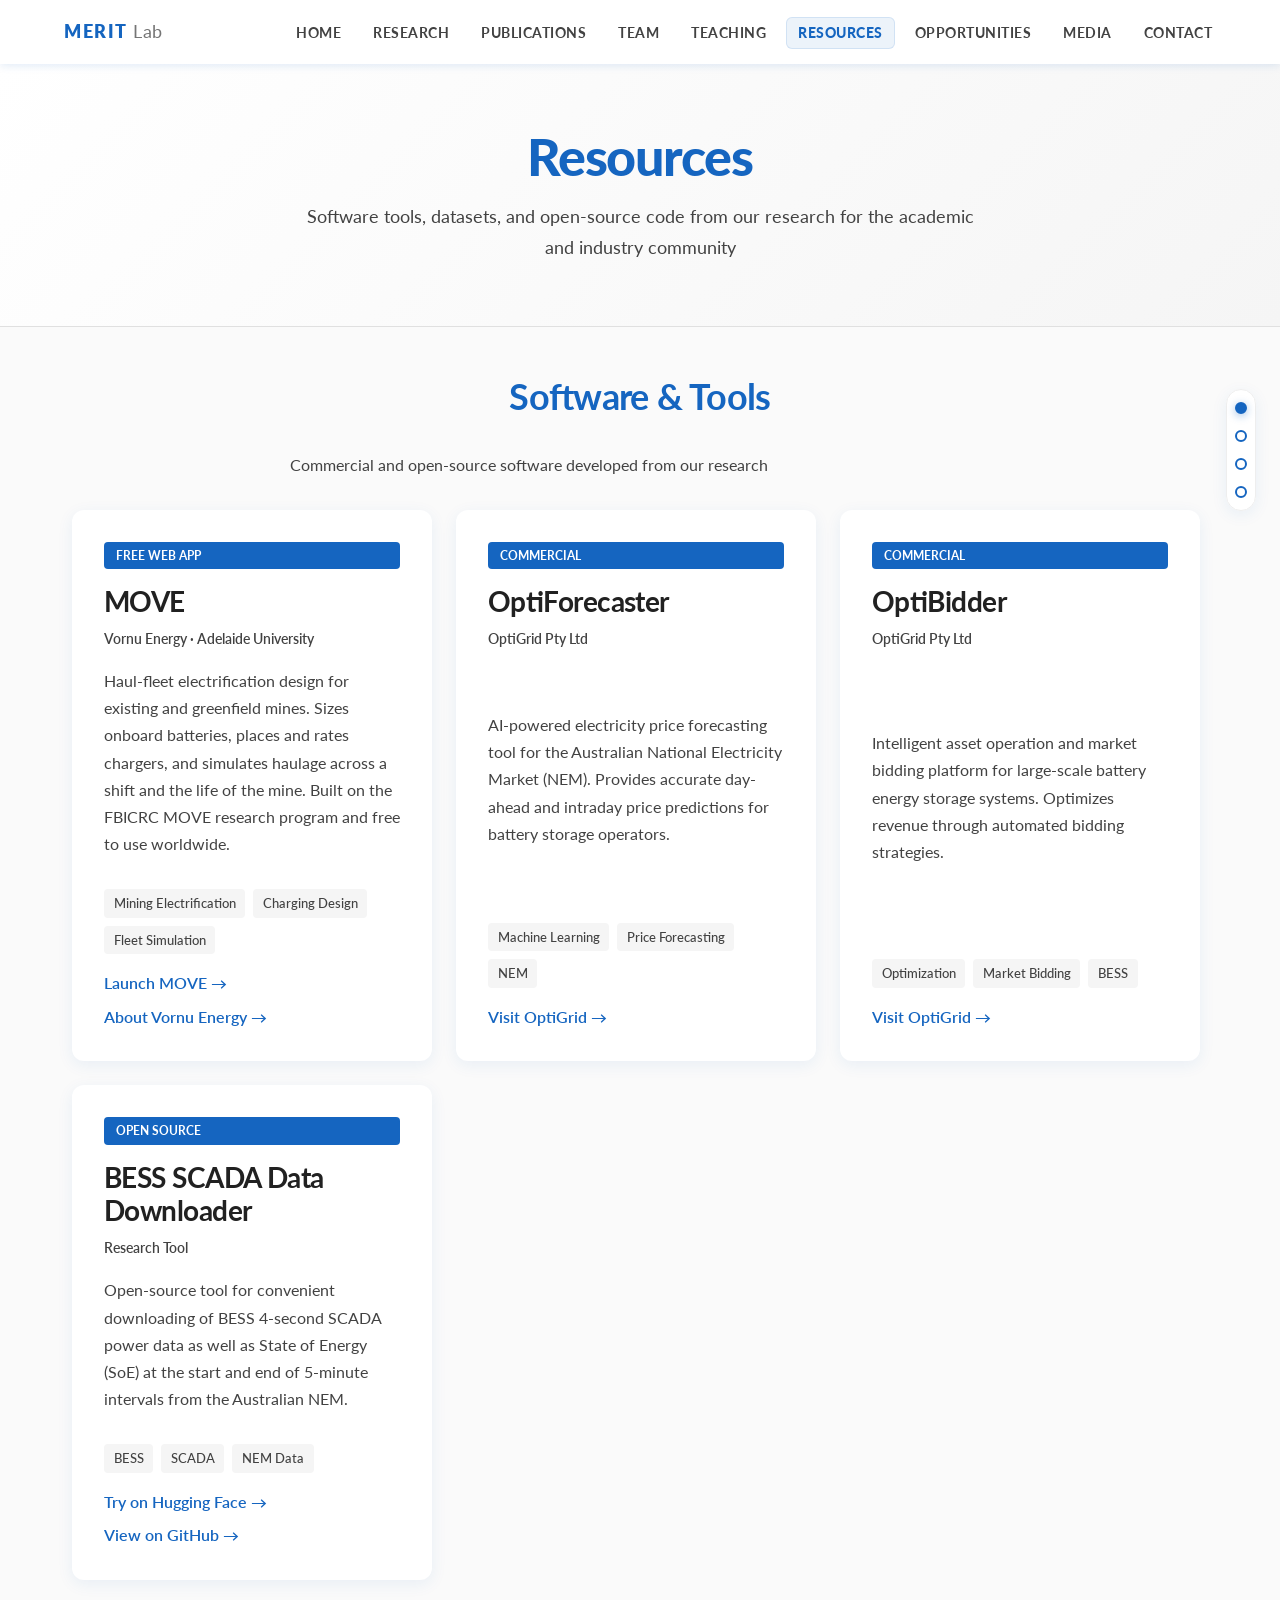
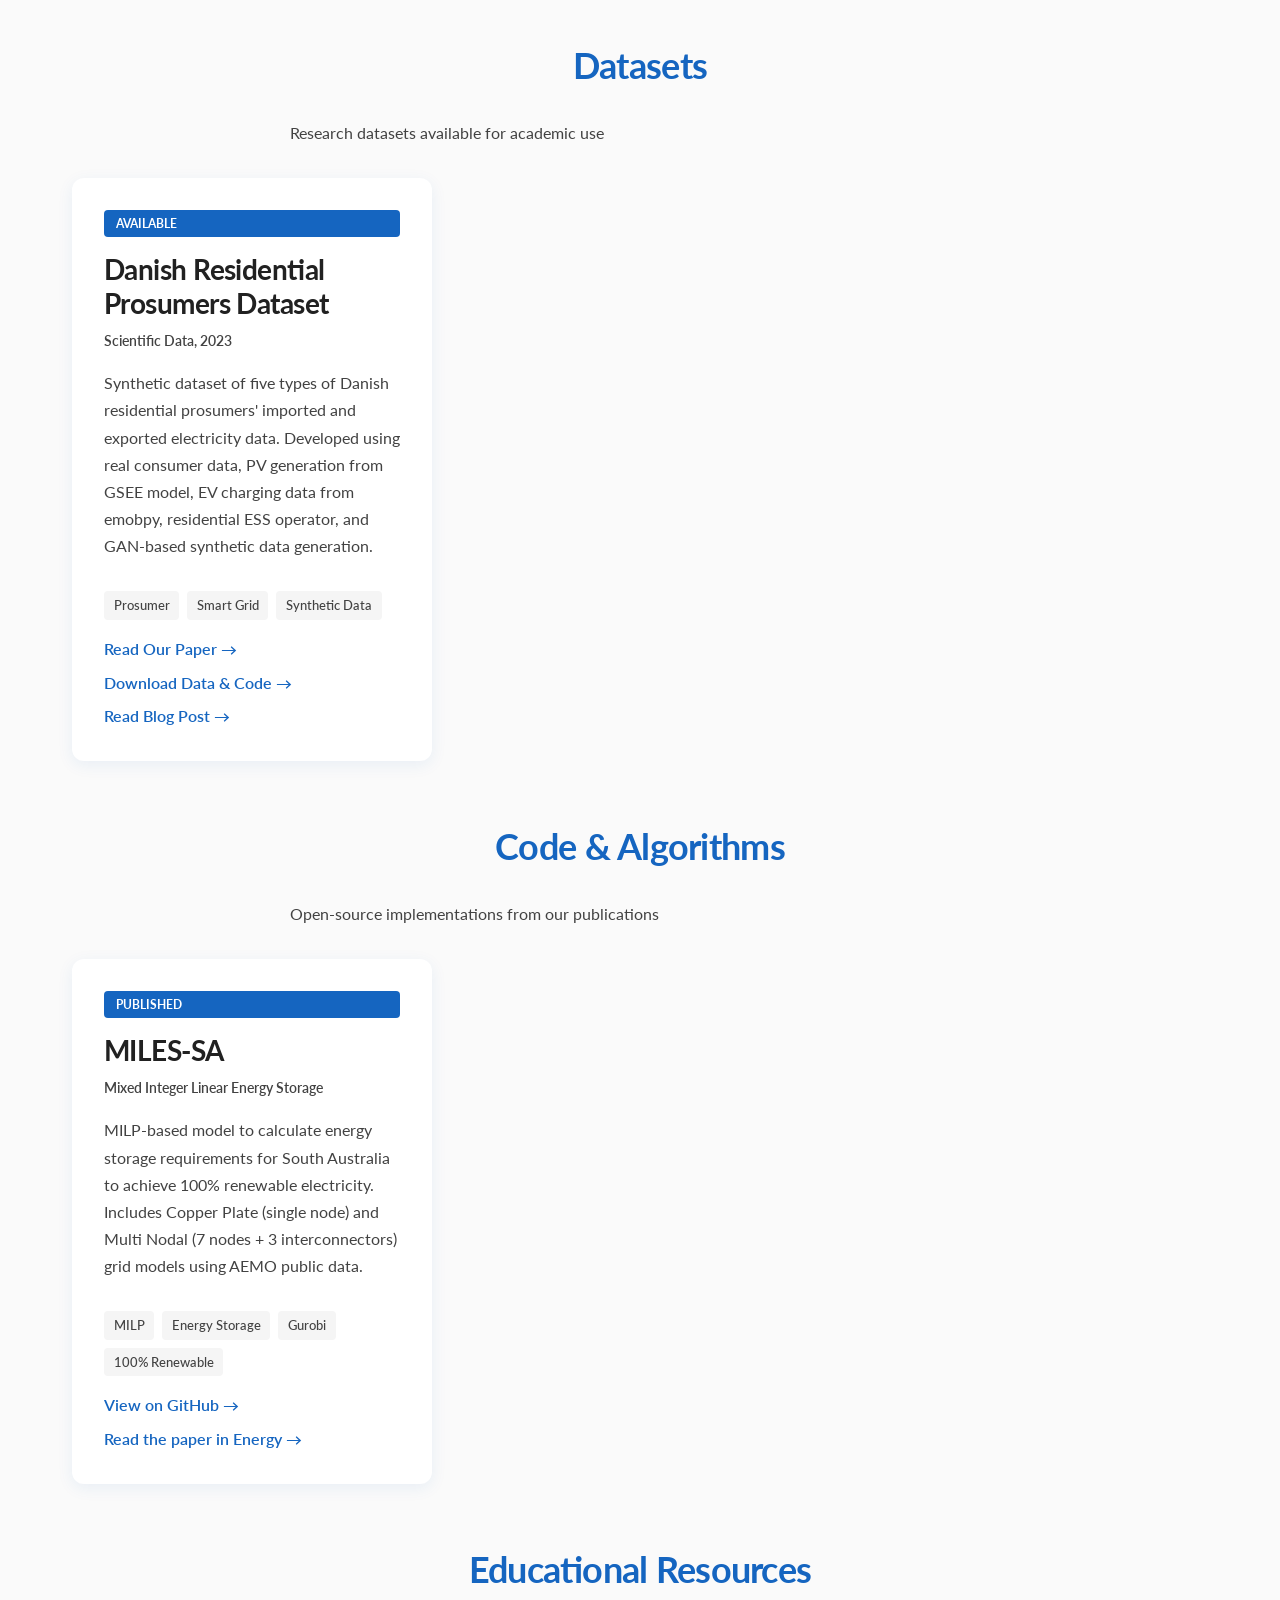
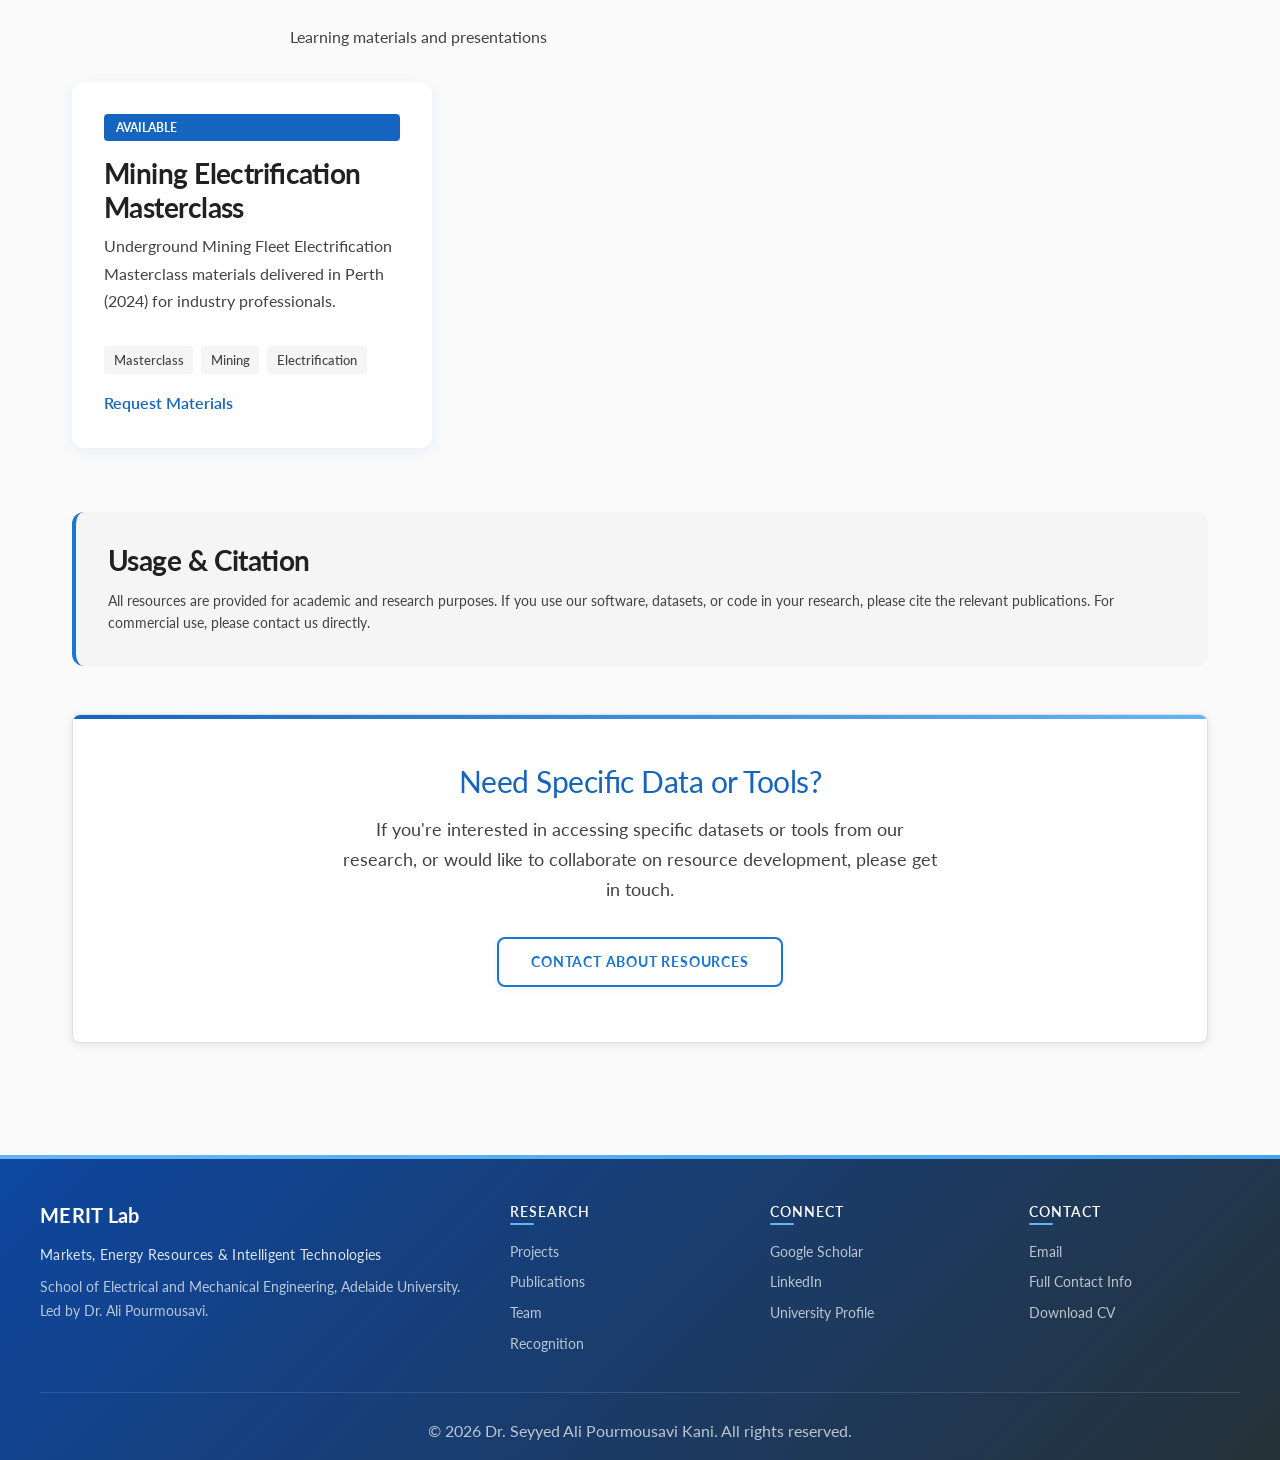
<file: resources.html>
<!DOCTYPE html>
<html lang="en">
<head>
    <meta charset="UTF-8">
    <meta name="viewport" content="width=device-width, initial-scale=1.0">

    <!-- Primary Meta Tags -->
    <title>Resources | MERIT Lab | Dr. Ali Pourmousavi | Software & Datasets</title>
    <meta name="title" content="Resources | MERIT Lab | Dr. Ali Pourmousavi | Software & Datasets">
    <meta name="description" content="Open-source software, research datasets, and tools from MERIT Lab. Battery optimization tools, energy forecasting models, and mining electrification resources.">
    <meta name="keywords" content="research software, datasets, open source, battery optimization, energy forecasting, OptiGrid, power systems tools, mining electrification, machine learning models">
    <meta name="author" content="Dr. Seyyed Ali Pourmousavi Kani">
    <meta name="robots" content="index, follow">
    <link rel="canonical" href="https://alipourmousavi.com/resources.html">

    <!-- Open Graph / Facebook -->
    <meta property="og:type" content="article">
    <meta property="og:url" content="https://alipourmousavi.com/resources.html">
    <meta property="og:title" content="Resources | MERIT Lab | Dr. Ali Pourmousavi | Software & Datasets">
    <meta property="og:description" content="Open-source software, research datasets, and tools from energy systems research.">
    <meta property="og:image" content="https://alipourmousavi.com/images/profile.jpg">
    <meta property="og:site_name" content="MERIT Lab">

    <!-- Twitter -->
    <meta property="twitter:card" content="summary_large_image">
    <meta property="twitter:url" content="https://alipourmousavi.com/resources.html">
    <meta property="twitter:title" content="Resources | MERIT Lab | Dr. Ali Pourmousavi | Software & Datasets">
    <meta property="twitter:description" content="Open-source software, research datasets, and tools for energy systems research.">
    <meta property="twitter:image" content="https://alipourmousavi.com/images/profile.jpg">

    <link rel="stylesheet" href="styles.css">
    <link rel="apple-touch-icon" sizes="180x180" href="apple-touch-icon.png">
    <link rel="icon" type="image/png" sizes="32x32" href="favicon-32x32.png">
    <link rel="icon" type="image/png" sizes="16x16" href="favicon-16x16.png">

    <!-- Google Analytics -->
    <script async src="https://www.googletagmanager.com/gtag/js?id=G-J58ZKCC7G9"></script>
    <script>
      window.dataLayer = window.dataLayer || [];
      function gtag(){dataLayer.push(arguments);}
      gtag('js', new Date());
      gtag('config', 'G-J58ZKCC7G9');
    </script>

    <!-- Structured Data -->
    <script type="application/ld+json">
    {
        "@context": "https://schema.org",
        "@type": "BreadcrumbList",
        "itemListElement": [
            {
                "@type": "ListItem",
                "position": 1,
                "name": "Home",
                "item": "https://alipourmousavi.com/"
            },
            {
                "@type": "ListItem",
                "position": 2,
                "name": "Resources",
                "item": "https://alipourmousavi.com/resources.html"
            }
        ]
    }
    </script>
</head>
<body>
    <nav>
        <div class="nav-container">
            <div class="logo brand-lockup">
                <span class="brand-mark">MERIT</span>
                <span class="brand-type">Lab</span>
            </div>
            <button class="nav-toggle" aria-expanded="false" aria-controls="primary-navigation" aria-label="Toggle navigation">
                <span class="bar"></span>
                <span class="bar"></span>
                <span class="bar"></span>
                <span class="sr-only">Menu</span>
            </button>
            <ul class="nav-links" id="primary-navigation">
                <li><a href="index.html">Home</a></li>
                <li><a href="research.html">Research</a></li>
                <li><a href="publications.html">Publications</a></li>
                <li><a href="team.html">Team</a></li>
                <li><a href="teaching.html">Teaching</a></li>
                <li><a href="resources.html" class="active">Resources</a></li>
                <li><a href="opportunities.html">Opportunities</a></li>
                <li><a href="media.html">Media</a></li>
                <li><a href="contact.html">Contact</a></li>
            </ul>
        </div>
    </nav>

    <section class="page-header">
        <div class="header-content">
            <h1>Resources</h1>
            <p>Software tools, datasets, and open-source code from our research for the academic and industry community</p>
        </div>
    </section>

    <div class="content">
        <!-- Software & Tools -->
        <div class="section" id="software" data-section-label="Software">
            <h2 class="section-title">Software & Tools</h2>
            <p class="section-subtitle">Commercial and open-source software developed from our research</p>

            <div class="resources-grid">
                <div class="resource-card featured">
                    <div class="resource-badge">Free Web App</div>
                    <h3>MOVE</h3>
                    <p class="resource-org">Vornu Energy &middot; Adelaide University</p>
                    <p>Haul-fleet electrification design for existing and greenfield mines. Sizes onboard batteries, places and rates chargers, and simulates haulage across a shift and the life of the mine. Built on the FBICRC MOVE research program and free to use worldwide.</p>
                    <div class="resource-tags">
                        <span class="resource-tag">Mining Electrification</span>
                        <span class="resource-tag">Charging Design</span>
                        <span class="resource-tag">Fleet Simulation</span>
                    </div>
                    <div class="resource-links">
                        <a href="https://move.vornu.energy/" target="_blank" rel="noopener" class="resource-link">Launch MOVE &rarr;</a>
                        <a href="https://vornu.energy/" target="_blank" rel="noopener" class="resource-link">About Vornu Energy &rarr;</a>
                    </div>
                </div>

                <div class="resource-card featured">
                    <div class="resource-badge">Commercial</div>
                    <h3>OptiForecaster</h3>
                    <p class="resource-org">OptiGrid Pty Ltd</p>
                    <p>AI-powered electricity price forecasting tool for the Australian National Electricity Market (NEM). Provides accurate day-ahead and intraday price predictions for battery storage operators.</p>
                    <div class="resource-tags">
                        <span class="resource-tag">Machine Learning</span>
                        <span class="resource-tag">Price Forecasting</span>
                        <span class="resource-tag">NEM</span>
                    </div>
                    <a href="https://optigrid.com.au" target="_blank" class="resource-link">Visit OptiGrid →</a>
                </div>

                <div class="resource-card featured">
                    <div class="resource-badge">Commercial</div>
                    <h3>OptiBidder</h3>
                    <p class="resource-org">OptiGrid Pty Ltd</p>
                    <p>Intelligent asset operation and market bidding platform for large-scale battery energy storage systems. Optimizes revenue through automated bidding strategies.</p>
                    <div class="resource-tags">
                        <span class="resource-tag">Optimization</span>
                        <span class="resource-tag">Market Bidding</span>
                        <span class="resource-tag">BESS</span>
                    </div>
                    <a href="https://optigrid.com.au" target="_blank" class="resource-link">Visit OptiGrid →</a>
                </div>

                <div class="resource-card">
                    <div class="resource-badge">Open Source</div>
                    <h3>BESS SCADA Data Downloader</h3>
                    <p class="resource-org">Research Tool</p>
                    <p>Open-source tool for convenient downloading of BESS 4-second SCADA power data as well as State of Energy (SoE) at the start and end of 5-minute intervals from the Australian NEM.</p>
                    <div class="resource-tags">
                        <span class="resource-tag">BESS</span>
                        <span class="resource-tag">SCADA</span>
                        <span class="resource-tag">NEM Data</span>
                    </div>
                    <div class="resource-links">
                        <a href="https://huggingface.co/spaces/pourmousavi/BESS-SCADA-Data" target="_blank" class="resource-link">Try on Hugging Face →</a>
                        <a href="https://github.com/pourmousavi/BESS-SCADA-Data" target="_blank" class="resource-link">View on GitHub →</a>
                    </div>
                </div>
            </div>
        </div>

        <!-- Datasets -->
        <div class="section" id="datasets" data-section-label="Datasets">
            <h2 class="section-title">Datasets</h2>
            <p class="section-subtitle">Research datasets available for academic use</p>

            <div class="resources-grid">
                <div class="resource-card">
                    <div class="resource-badge">Available</div>
                    <h3>Danish Residential Prosumers Dataset</h3>
                    <p class="resource-org">Scientific Data, 2023</p>
                    <p>Synthetic dataset of five types of Danish residential prosumers' imported and exported electricity data. Developed using real consumer data, PV generation from GSEE model, EV charging data from emobpy, residential ESS operator, and GAN-based synthetic data generation.</p>
                    <div class="resource-tags">
                        <span class="resource-tag">Prosumer</span>
                        <span class="resource-tag">Smart Grid</span>
                        <span class="resource-tag">Synthetic Data</span>
                    </div>
                    <div class="resource-links">
                        <a href="docs/JPaper4-2023.pdf" target="_blank" class="resource-link">Read Our Paper →</a>
                        <a href="https://doi.org/10.6084/m9.figshare.c.6383862.v1" target="_blank" class="resource-link">Download Data & Code →</a>
                        <a href="https://engineeringcommunity.nature.com/posts/exploring-future-smart-grid-residential-electricity-usage-with-a-synthetic-dataset-of-danish-electricity-prosumers" target="_blank" class="resource-link">Read Blog Post →</a>
                    </div>
                </div>
            </div>
        </div>

        <!-- Code & Algorithms -->
        <div class="section" id="code" data-section-label="Code">
            <h2 class="section-title">Code & Algorithms</h2>
            <p class="section-subtitle">Open-source implementations from our publications</p>

            <div class="resources-grid">
                <div class="resource-card">
                    <div class="resource-badge">Published</div>
                    <h3>MILES-SA</h3>
                    <p class="resource-org">Mixed Integer Linear Energy Storage</p>
                    <p>MILP-based model to calculate energy storage requirements for South Australia to achieve 100% renewable electricity. Includes Copper Plate (single node) and Multi Nodal (7 nodes + 3 interconnectors) grid models using AEMO public data.</p>
                    <div class="resource-tags">
                        <span class="resource-tag">MILP</span>
                        <span class="resource-tag">Energy Storage</span>
                        <span class="resource-tag">Gurobi</span>
                        <span class="resource-tag">100% Renewable</span>
                    </div>
                    <div class="resource-links">
                        <a href="https://github.com/Baz-Payne/MILES-SA" target="_blank" class="resource-link">View on GitHub →</a>
                        <a href="https://www.sciencedirect.com/science/article/pii/S0360544226012284" target="_blank" class="resource-link">Read the paper in Energy →</a>
                    </div>
                </div>
            </div>
        </div>

        <!-- Educational Resources -->
        <div class="section" id="educational" data-section-label="Educational">
            <h2 class="section-title">Educational Resources</h2>
            <p class="section-subtitle">Learning materials and presentations</p>

            <div class="resources-grid">
                <div class="resource-card">
                    <div class="resource-badge">Available</div>
                    <h3>Mining Electrification Masterclass</h3>
                    <p>Underground Mining Fleet Electrification Masterclass materials delivered in Perth (2024) for industry professionals.</p>
                    <div class="resource-tags">
                        <span class="resource-tag">Masterclass</span>
                        <span class="resource-tag">Mining</span>
                        <span class="resource-tag">Electrification</span>
                    </div>
                    <a class="resource-link ob-email" data-email-user="a.pourm" data-email-d1="adelaide" data-email-d2="edu" data-email-d3="au" data-email-text="Request Materials" data-email-subject="Masterclass materials request"></a>
                </div>

            </div>
        </div>

        <!-- Usage Note -->
        <div class="info-box">
            <h3>Usage & Citation</h3>
            <p>All resources are provided for academic and research purposes. If you use our software, datasets, or code in your research, please cite the relevant publications. For commercial use, please contact us directly.</p>
        </div>

        <!-- CTA -->
        <div class="cta-box">
            <h2 class="section-title">Need Specific Data or Tools?</h2>
            <p>If you're interested in accessing specific datasets or tools from our research, or would like to collaborate on resource development, please get in touch.</p>
            <a class="btn btn-secondary ob-email" data-email-user="a.pourm" data-email-d1="adelaide" data-email-d2="edu" data-email-d3="au" data-email-text="Contact About Resources" data-email-subject="Resource inquiry"></a>
        </div>
    </div>

    <script src="js/common.js"></script>
    <script src="js/section-nav.js"></script>

    <footer>
        <div class="footer-content">
            <div class="footer-about">
                <h3>MERIT Lab</h3>
                <p class="footer-expansion">Markets, Energy Resources &amp; Intelligent Technologies</p>
                <p>School of Electrical and Mechanical Engineering, Adelaide University. Led by Dr. Ali Pourmousavi.</p>
            </div>

            <div class="footer-links">
                <h4>Research</h4>
                <ul>
                    <li><a href="research.html">Projects</a></li>
                    <li><a href="publications.html">Publications</a></li>
                    <li><a href="team.html">Team</a></li>
                    <li><a href="research.html#recognition">Recognition</a></li>
                </ul>
            </div>

            <div class="footer-links">
                <h4>Connect</h4>
                <ul>
                    <li><a href="https://scholar.google.com/citations?user=XoHCLowAAAAJ" target="_blank">Google Scholar</a></li>
                    <li><a href="https://www.linkedin.com/in/alipourmousavi/" target="_blank">LinkedIn</a></li>
                    <li><a href="https://researchers.adelaide.edu.au/profile/a.pourm" target="_blank">University Profile</a></li>
                </ul>
            </div>

            <div class="footer-links">
                <h4>Contact</h4>
                <ul>
                    <li><a class="ob-email" data-email-user="a.pourm" data-email-d1="adelaide" data-email-d2="edu" data-email-d3="au" data-email-text="Email"></a></li>
                    <li><a href="contact.html">Full Contact Info</a></li>
                    <li><a href="docs/CV_SeyyedAliPourmousavi.pdf" target="_blank">Download CV</a></li>
                </ul>
            </div>
        </div>

        <div class="footer-bottom">
            <p>&copy; 2026 Dr. Seyyed Ali Pourmousavi Kani. All rights reserved.</p>
        </div>
    </footer>
</body>
</html>
</file>
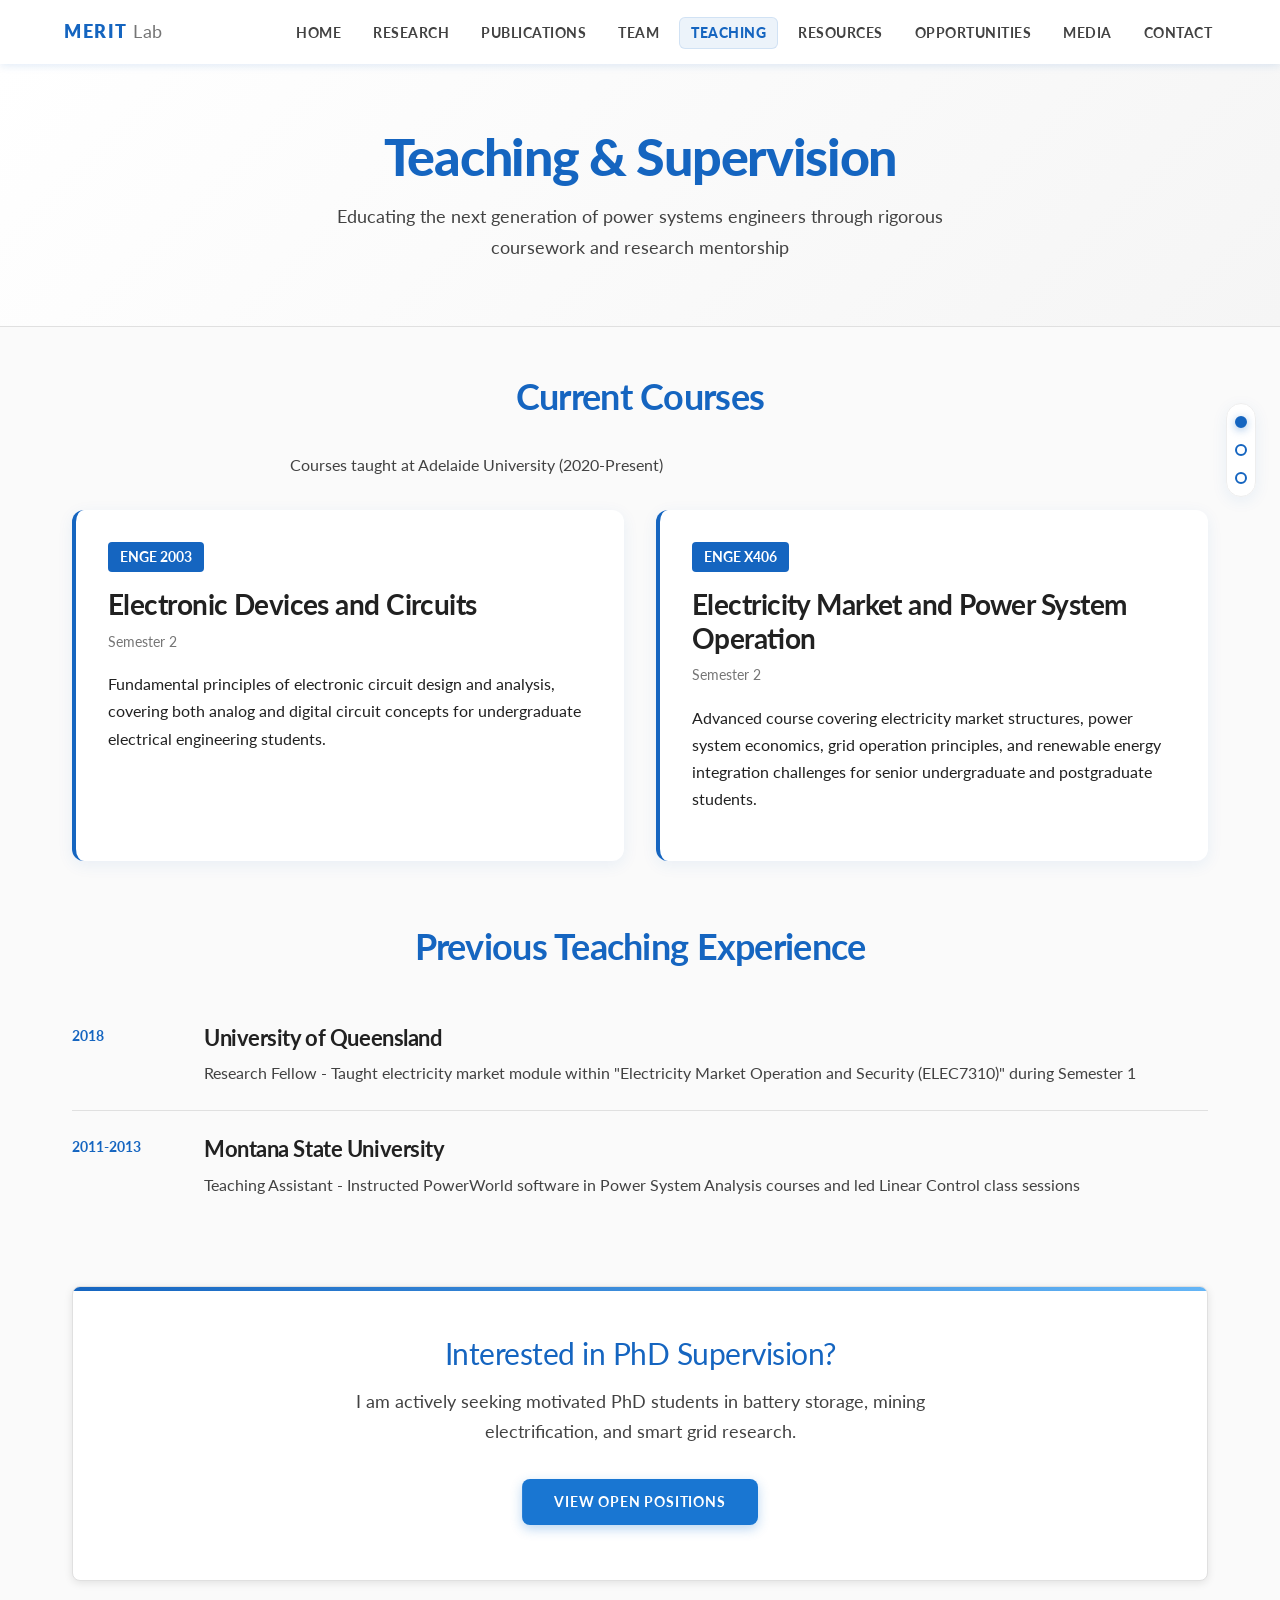
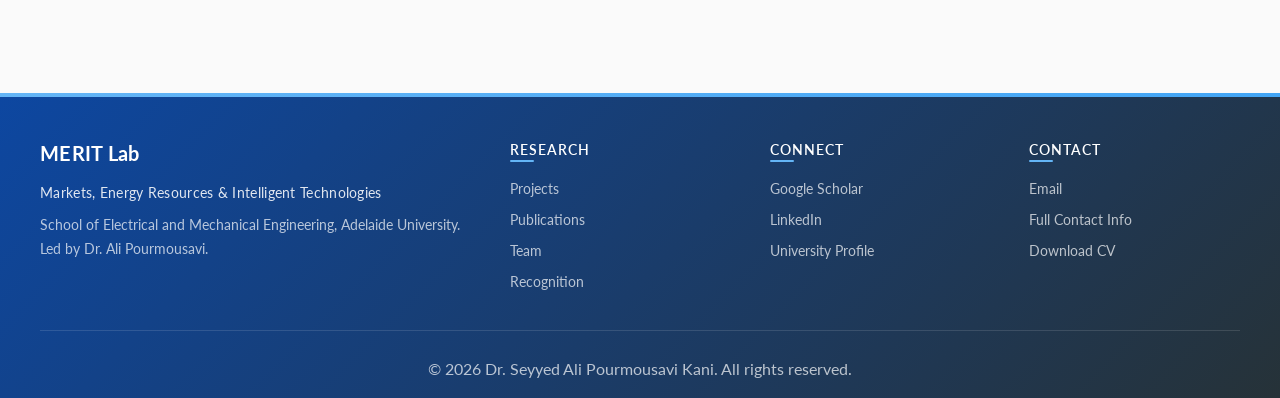
<file: teaching.html>
<!DOCTYPE html>
<html lang="en">
<head>
    <meta charset="UTF-8">
    <meta name="viewport" content="width=device-width, initial-scale=1.0">

    <!-- Primary Meta Tags -->
    <title>Teaching & Supervision | MERIT Lab | Dr. Ali Pourmousavi</title>
    <meta name="title" content="Teaching & Supervision | MERIT Lab | Dr. Ali Pourmousavi">
    <meta name="description" content="Teaching and supervision at MERIT Lab, Adelaide University. Courses in power systems, electricity markets, and electronic circuits, plus PhD supervision by Dr. Ali Pourmousavi.">
    <meta name="keywords" content="teaching, PhD supervision, power systems education, electricity markets course, electronic circuits, Adelaide University, postgraduate supervision, student achievements">
    <meta name="author" content="Dr. Seyyed Ali Pourmousavi Kani">
    <meta name="robots" content="index, follow">
    <link rel="canonical" href="https://alipourmousavi.com/teaching.html">

    <!-- Open Graph / Facebook -->
    <meta property="og:type" content="article">
    <meta property="og:url" content="https://alipourmousavi.com/teaching.html">
    <meta property="og:title" content="Teaching & Supervision | MERIT Lab | Dr. Ali Pourmousavi">
    <meta property="og:description" content="Teaching and supervision at MERIT Lab: power systems, electricity markets, and electronic circuits.">
    <meta property="og:image" content="https://alipourmousavi.com/images/profile.jpg">
    <meta property="og:site_name" content="MERIT Lab">

    <!-- Twitter -->
    <meta property="twitter:card" content="summary_large_image">
    <meta property="twitter:url" content="https://alipourmousavi.com/teaching.html">
    <meta property="twitter:title" content="Teaching & Supervision | MERIT Lab | Dr. Ali Pourmousavi">
    <meta property="twitter:description" content="Courses in power systems, electricity markets, and electronic circuits at Adelaide University.">
    <meta property="twitter:image" content="https://alipourmousavi.com/images/profile.jpg">

    <link rel="stylesheet" href="styles.css">
    <link rel="apple-touch-icon" sizes="180x180" href="apple-touch-icon.png">
    <link rel="icon" type="image/png" sizes="32x32" href="favicon-32x32.png">
    <link rel="icon" type="image/png" sizes="16x16" href="favicon-16x16.png">

    <!-- Google Analytics -->
    <script async src="https://www.googletagmanager.com/gtag/js?id=G-J58ZKCC7G9"></script>
    <script>
      window.dataLayer = window.dataLayer || [];
      function gtag(){dataLayer.push(arguments);}
      gtag('js', new Date());
      gtag('config', 'G-J58ZKCC7G9');
    </script>

    <!-- Structured Data -->
    <script type="application/ld+json">
    {
        "@context": "https://schema.org",
        "@type": "BreadcrumbList",
        "itemListElement": [
            {
                "@type": "ListItem",
                "position": 1,
                "name": "Home",
                "item": "https://alipourmousavi.com/"
            },
            {
                "@type": "ListItem",
                "position": 2,
                "name": "Teaching",
                "item": "https://alipourmousavi.com/teaching.html"
            }
        ]
    }
    </script>
</head>
<body>
    <nav>
        <div class="nav-container">
            <div class="logo brand-lockup">
                <span class="brand-mark">MERIT</span>
                <span class="brand-type">Lab</span>
            </div>
            <button class="nav-toggle" aria-expanded="false" aria-controls="primary-navigation" aria-label="Toggle navigation">
                <span class="bar"></span>
                <span class="bar"></span>
                <span class="bar"></span>
                <span class="sr-only">Menu</span>
            </button>
            <ul class="nav-links" id="primary-navigation">
                <li><a href="index.html">Home</a></li>
                <li><a href="research.html">Research</a></li>
                <li><a href="publications.html">Publications</a></li>
                <li><a href="team.html">Team</a></li>
                <li><a href="teaching.html" class="active">Teaching</a></li>
                <li><a href="resources.html">Resources</a></li>
                <li><a href="opportunities.html">Opportunities</a></li>
                <li><a href="media.html">Media</a></li>
                <li><a href="contact.html">Contact</a></li>
            </ul>
        </div>
    </nav>

    <section class="page-header">
        <div class="header-content">
            <h1>Teaching & Supervision</h1>
            <p>Educating the next generation of power systems engineers through rigorous coursework and research mentorship</p>
        </div>
    </section>

    <div class="content">
        <!-- Current Courses -->
        <div class="section" id="current-courses" data-section-label="Current Courses">
            <h2 class="section-title">Current Courses</h2>
            <p class="section-subtitle">Courses taught at Adelaide University (2020-Present)</p>

            <div class="courses-grid">
                <div class="course-card">
                    <div class="course-code">ENGE 2003</div>
                    <h3>Electronic Devices and Circuits</h3>
                    <p class="course-semester">Semester 2</p>
                    <p>Fundamental principles of electronic circuit design and analysis, covering both analog and digital circuit concepts for undergraduate electrical engineering students.</p>
                </div>

                <div class="course-card">
                    <div class="course-code">ENGE X406</div>
                    <h3>Electricity Market and Power System Operation</h3>
                    <p class="course-semester">Semester 2</p>
                    <p>Advanced course covering electricity market structures, power system economics, grid operation principles, and renewable energy integration challenges for senior undergraduate and postgraduate students.</p>
                </div>
            </div>
        </div>

        <!-- Previous Teaching -->
        <div class="section" id="previous-teaching" data-section-label="Previous Experience">
            <h2 class="section-title">Previous Teaching Experience</h2>

            <div class="teaching-timeline">
                <div class="teaching-item">
                    <div class="teaching-period">2018</div>
                    <div class="teaching-details">
                        <h4>University of Queensland</h4>
                        <p>Research Fellow - Taught electricity market module within "Electricity Market Operation and Security (ELEC7310)" during Semester 1</p>
                    </div>
                </div>
                <div class="teaching-item">
                    <div class="teaching-period">2011-2013</div>
                    <div class="teaching-details">
                        <h4>Montana State University</h4>
                        <p>Teaching Assistant - Instructed PowerWorld software in Power System Analysis courses and led Linear Control class sessions</p>
                    </div>
                </div>
            </div>
        </div>

        <!-- CTA -->
        <div class="cta-box" id="supervision" data-section-label="PhD Supervision">
            <h2 class="section-title">Interested in PhD Supervision?</h2>
            <p>I am actively seeking motivated PhD students in battery storage, mining electrification, and smart grid research.</p>
            <a href="opportunities.html" class="btn btn-primary">View Open Positions</a>
        </div>
    </div>

    <script src="js/common.js"></script>
    <script src="js/section-nav.js"></script>

    <footer>
        <div class="footer-content">
            <div class="footer-about">
                <h3>MERIT Lab</h3>
                <p class="footer-expansion">Markets, Energy Resources &amp; Intelligent Technologies</p>
                <p>School of Electrical and Mechanical Engineering, Adelaide University. Led by Dr. Ali Pourmousavi.</p>
            </div>

            <div class="footer-links">
                <h4>Research</h4>
                <ul>
                    <li><a href="research.html">Projects</a></li>
                    <li><a href="publications.html">Publications</a></li>
                    <li><a href="team.html">Team</a></li>
                    <li><a href="research.html#recognition">Recognition</a></li>
                </ul>
            </div>

            <div class="footer-links">
                <h4>Connect</h4>
                <ul>
                    <li><a href="https://scholar.google.com/citations?user=XoHCLowAAAAJ" target="_blank">Google Scholar</a></li>
                    <li><a href="https://www.linkedin.com/in/alipourmousavi/" target="_blank">LinkedIn</a></li>
                    <li><a href="https://researchers.adelaide.edu.au/profile/a.pourm" target="_blank">University Profile</a></li>
                </ul>
            </div>

            <div class="footer-links">
                <h4>Contact</h4>
                <ul>
                    <li><a class="ob-email" data-email-user="a.pourm" data-email-d1="adelaide" data-email-d2="edu" data-email-d3="au" data-email-text="Email"></a></li>
                    <li><a href="contact.html">Full Contact Info</a></li>
                    <li><a href="docs/CV_SeyyedAliPourmousavi.pdf" target="_blank">Download CV</a></li>
                </ul>
            </div>
        </div>

        <div class="footer-bottom">
            <p>&copy; 2026 Dr. Seyyed Ali Pourmousavi Kani. All rights reserved.</p>
        </div>
    </footer>
</body>
</html>
</file>
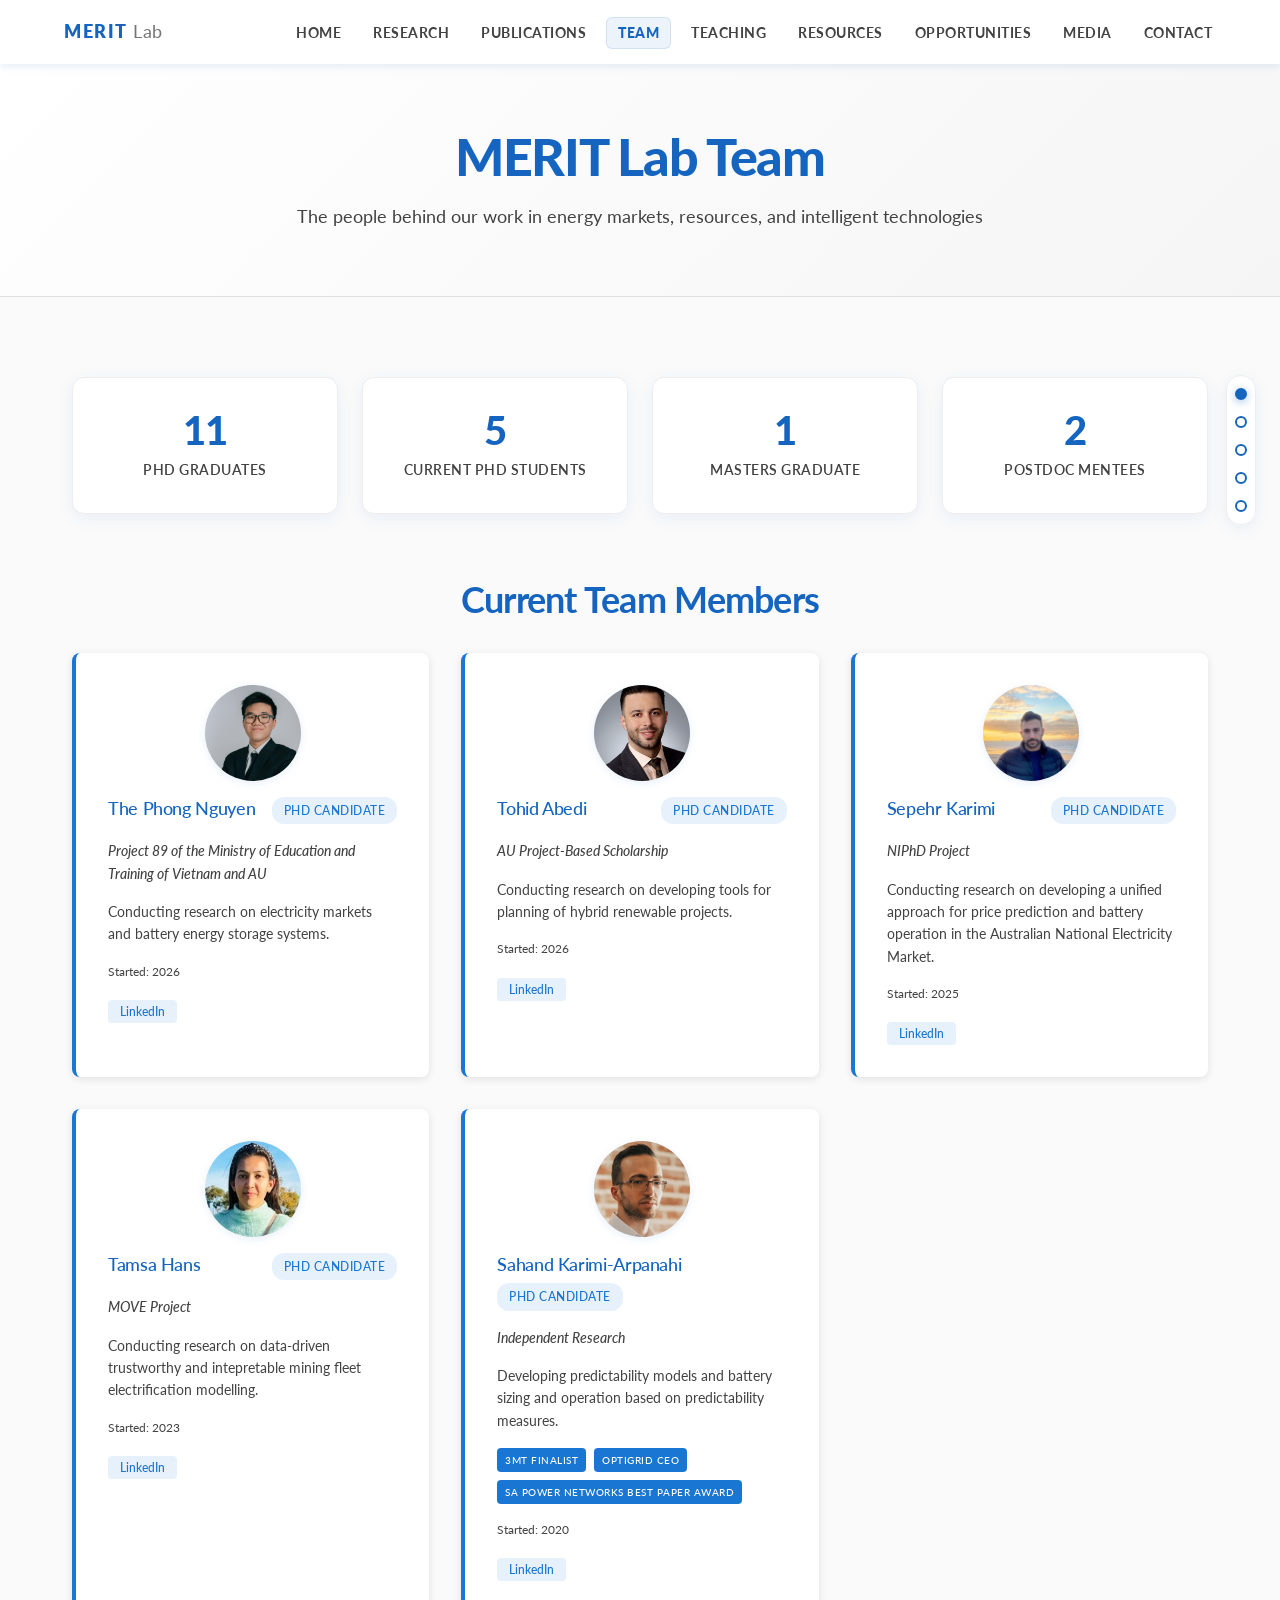
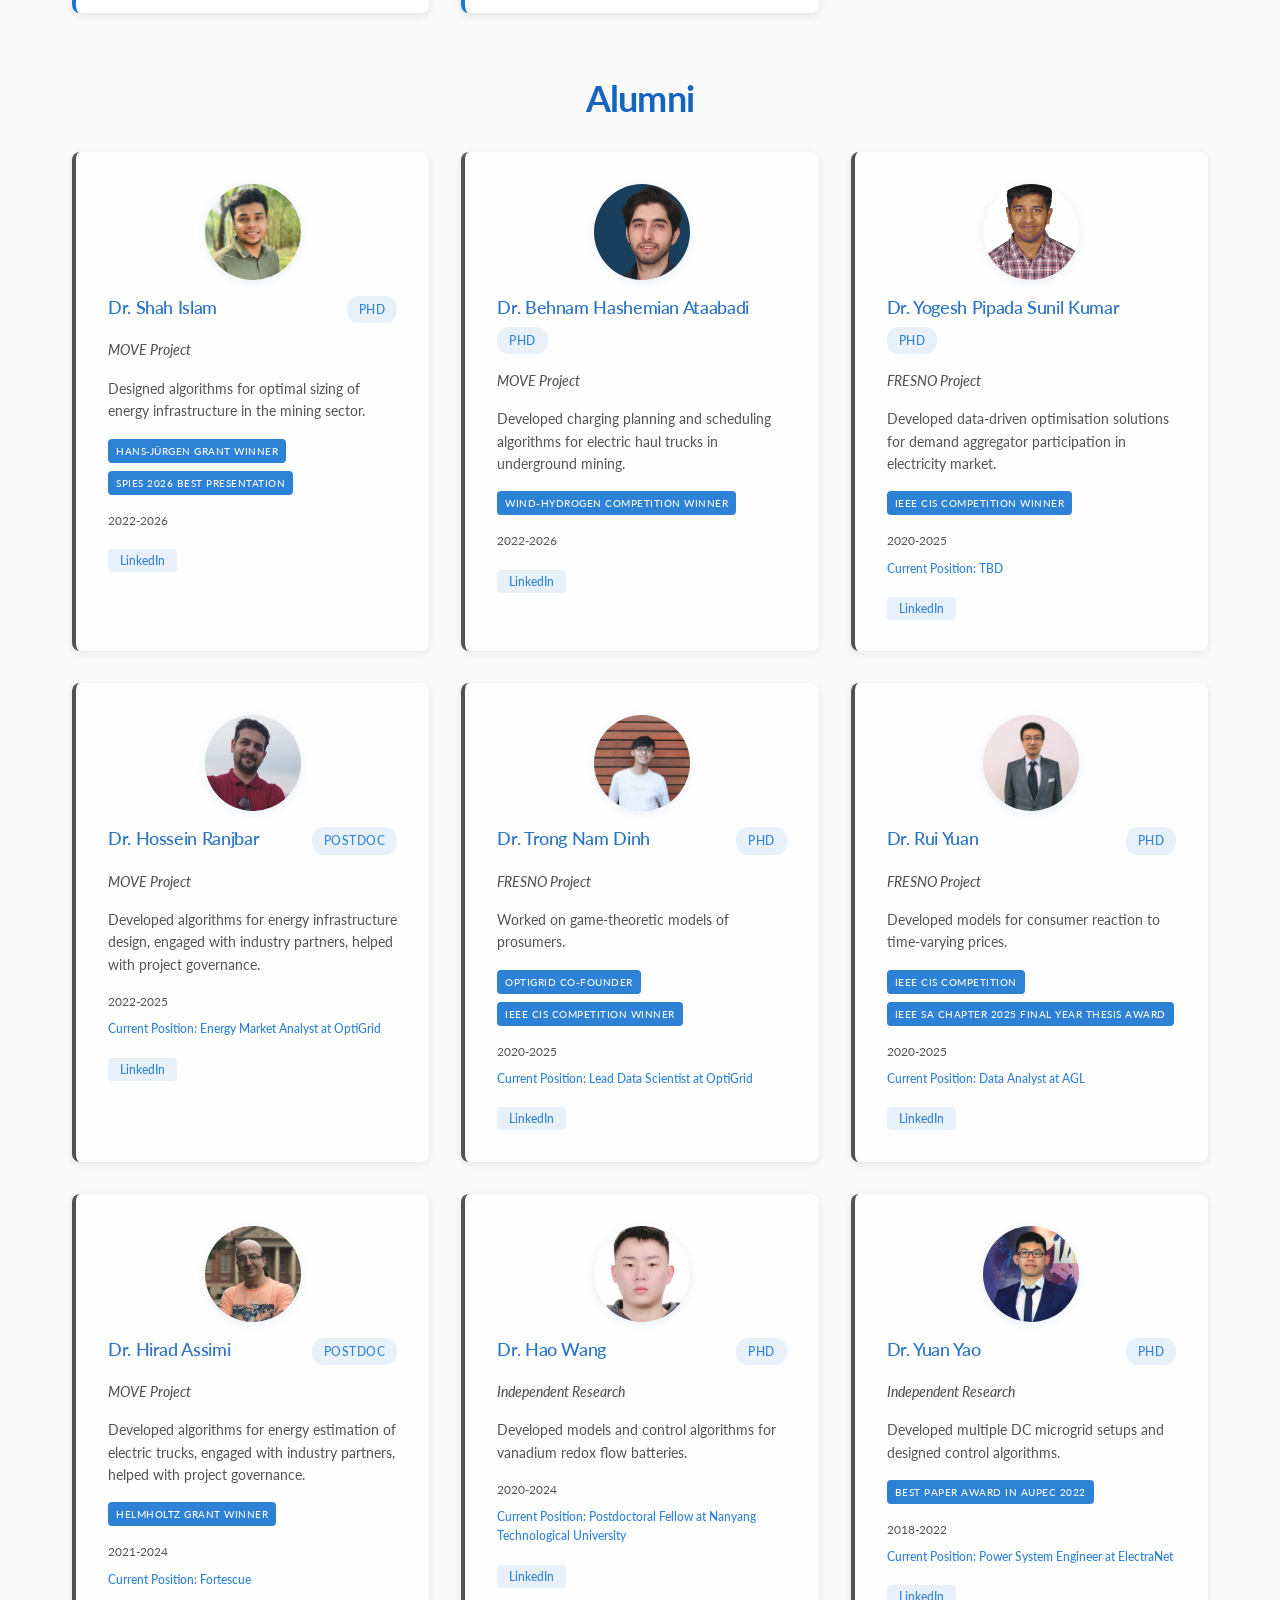
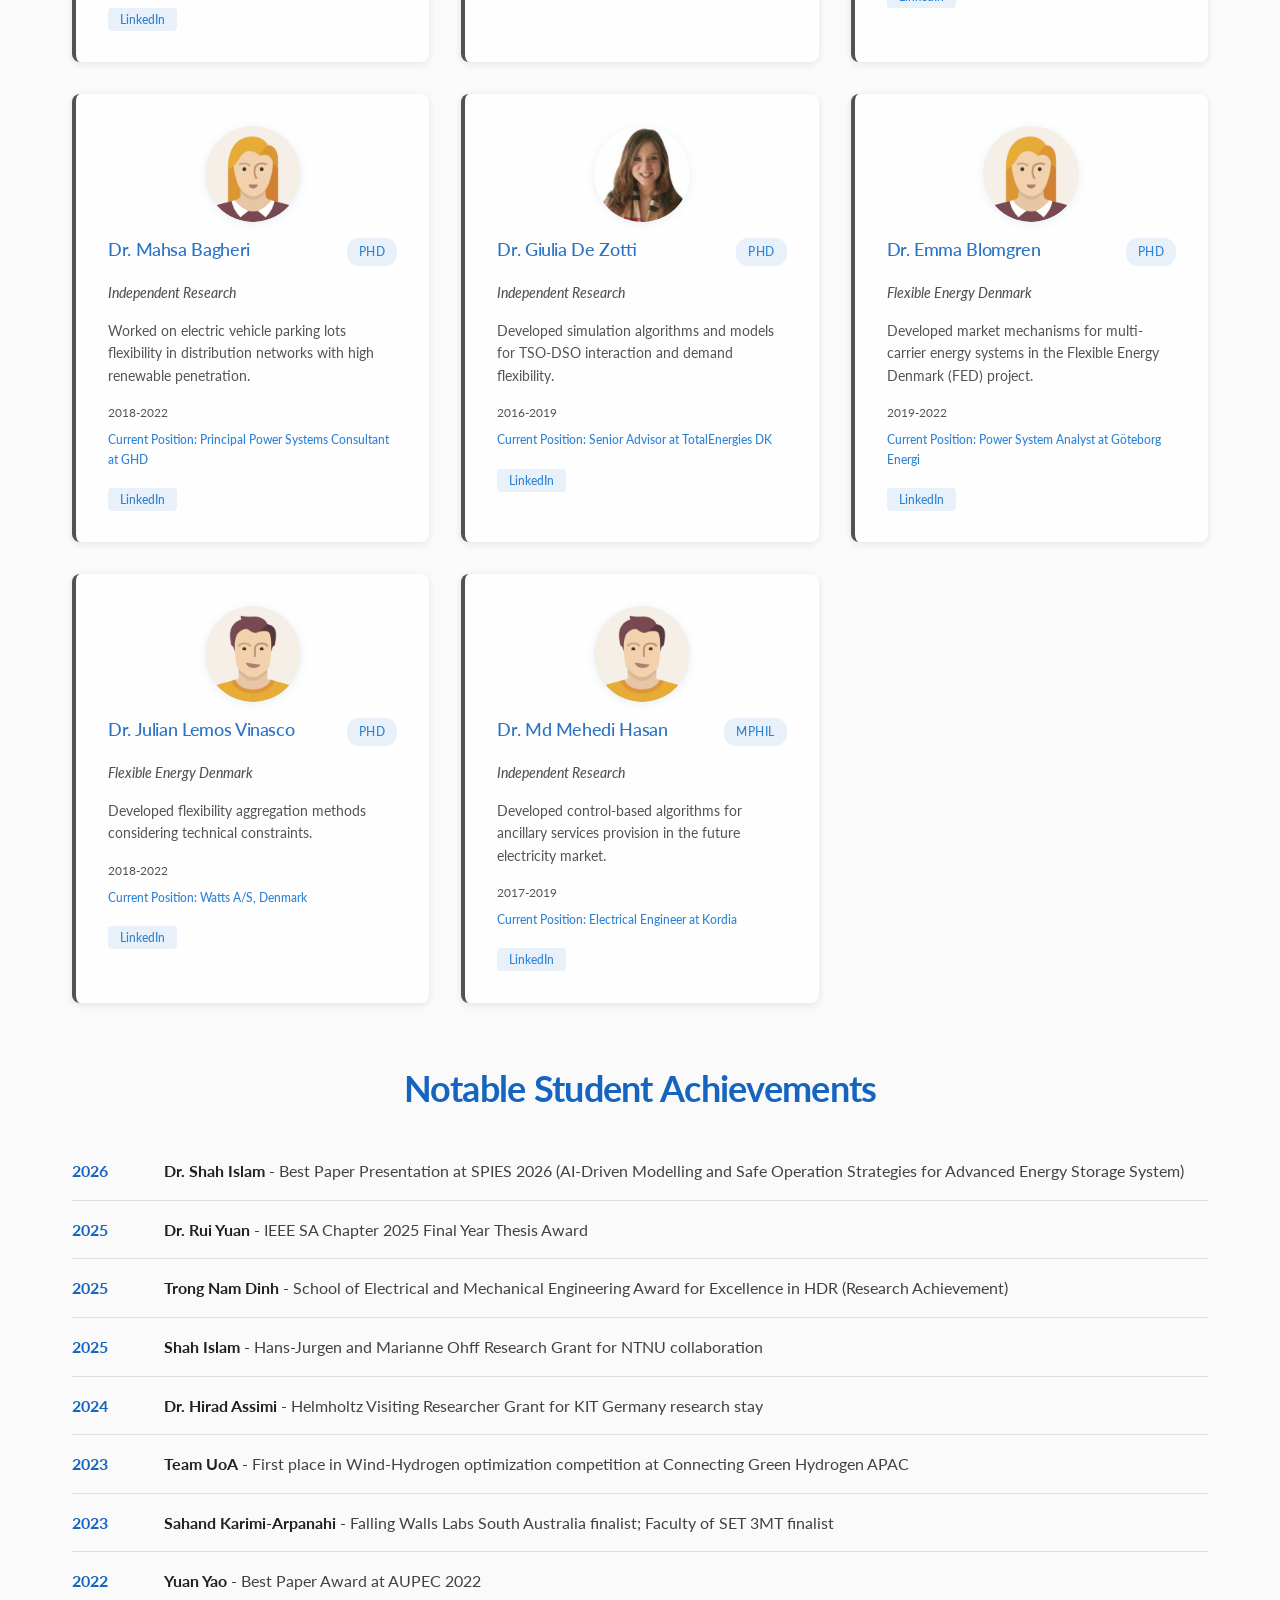
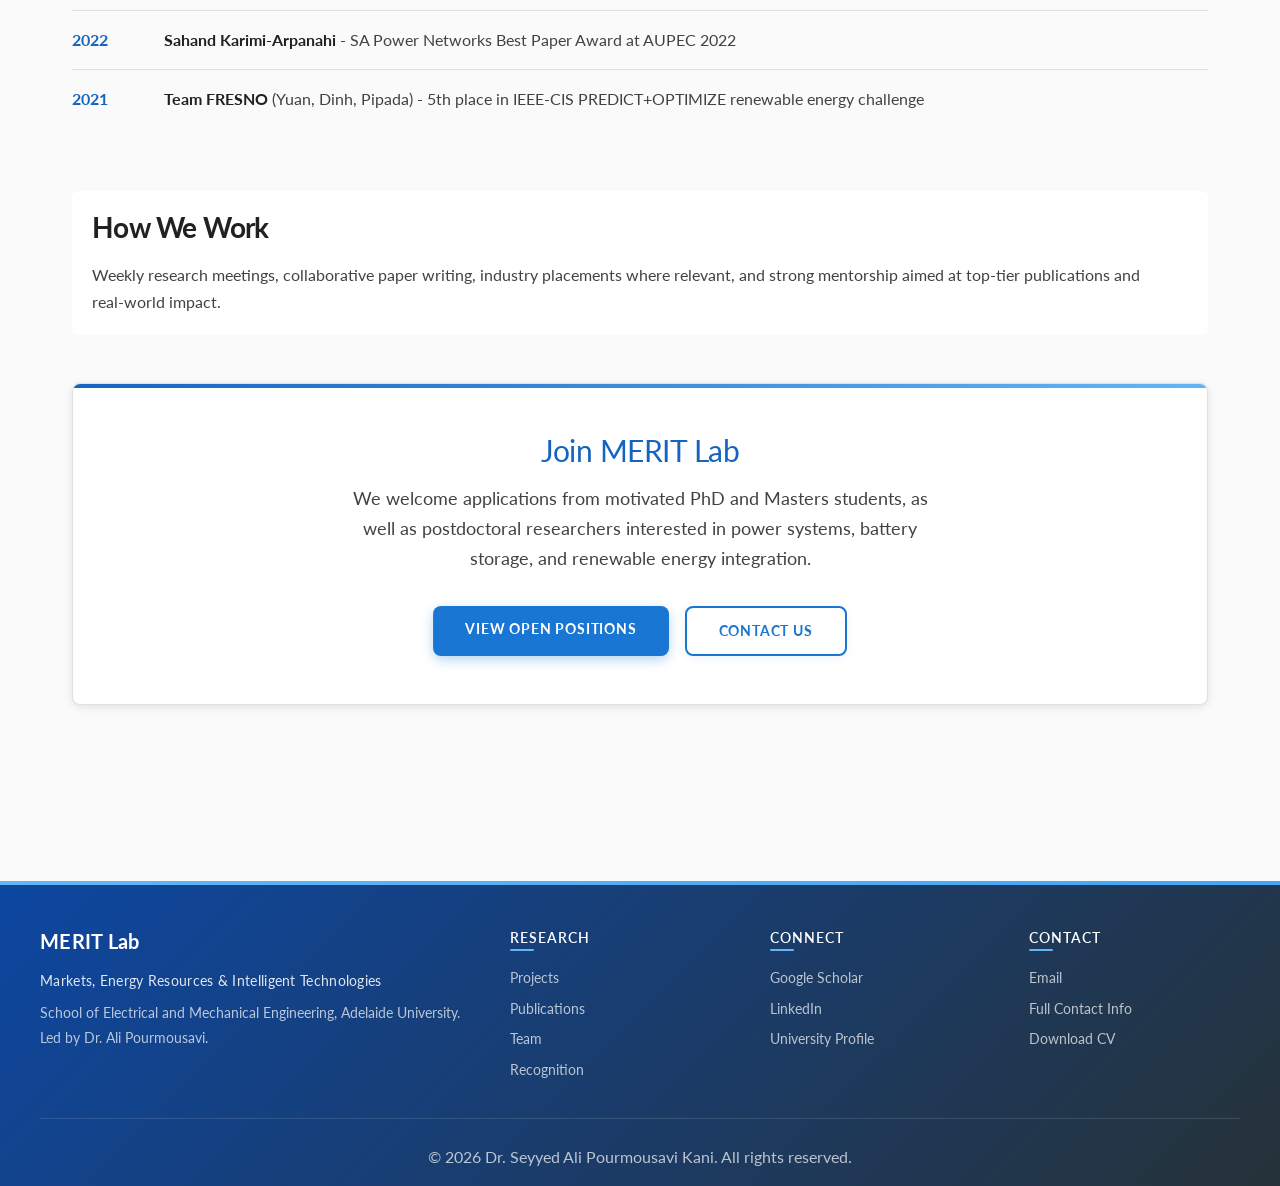
<file: team.html>
<!DOCTYPE html>
<html lang="en">
<head>
    <meta charset="UTF-8">
    <meta name="viewport" content="width=device-width, initial-scale=1.0">
    
    <!-- Primary Meta Tags -->
    <title>Team | MERIT Lab | Dr. Ali Pourmousavi | Adelaide University</title>
    <meta name="title" content="Team | MERIT Lab | Dr. Ali Pourmousavi | Adelaide University">
    <meta name="description" content="Meet the MERIT Lab team at Adelaide University: current PhD students, postdocs, and alumni working on battery storage, smart grids, and mining electrification.">
    <meta name="keywords" content="PhD students Adelaide, postdoc power systems, research team, battery storage PhD, smart grid research group, University Adelaide supervision, power systems lab members">
    <meta name="author" content="Dr. Seyyed Ali Pourmousavi Kani">
    <meta name="robots" content="index, follow">
    <link rel="canonical" href="https://alipourmousavi.com/team.html">

    <!-- Open Graph -->
    <meta property="og:type" content="article">
    <meta property="og:url" content="https://alipourmousavi.com/team.html">
    <meta property="og:title" content="Team | MERIT Lab | Dr. Ali Pourmousavi | Adelaide University">
    <meta property="og:description" content="Meet the MERIT Lab team: current PhD students, postdocs, and alumni working on battery storage and renewable energy research.">
    <meta property="og:site_name" content="MERIT Lab">
    <meta property="og:image" content="https://alipourmousavi.com/images/team-preview.jpg">
    
    <link rel="stylesheet" href="styles.css">
    <link rel="apple-touch-icon" sizes="180x180" href="apple-touch-icon.png">
    <link rel="icon" type="image/png" sizes="32x32" href="favicon-32x32.png">
    <link rel="icon" type="image/png" sizes="16x16" href="favicon-16x16.png">

    <!-- Google Analytics -->
    <script async src="https://www.googletagmanager.com/gtag/js?id=G-J58ZKCC7G9"></script>
    <script>
      window.dataLayer = window.dataLayer || [];
      function gtag(){dataLayer.push(arguments);}
      gtag('js', new Date());
      gtag('config', 'G-J58ZKCC7G9');
    </script>

    <!-- Structured Data -->
    <script type="application/ld+json">
    {
      "@context": "https://schema.org",
      "@type": "ResearchOrganization",
      "@id": "https://alipourmousavi.com/#merit-lab",
      "name": "MERIT Lab",
      "alternateName": "Markets, Energy Resources & Intelligent Technologies",
      "description": "MERIT Lab builds the algorithms, technologies, and market mechanisms that let renewable energy, storage, and electrified industry actually operate together.",
      "url": "https://alipourmousavi.com/",
      "founder": {
        "@type": "Person",
        "name": "Seyyed Ali Pourmousavi Kani"
      },
      "parentOrganization": {
        "@type": "EducationalOrganization",
        "name": "Adelaide University",
        "department": "School of Electrical and Mechanical Engineering"
      },
      "knowsAbout": [
        "Electricity Markets",
        "Energy Resources",
        "Intelligent Technologies"
      ]
    }
    </script>
        <script type="application/ld+json">
        {
            "@context": "https://schema.org",
            "@type": "BreadcrumbList",
            "itemListElement": [
                {"@type": "ListItem", "position": 1, "name": "Home", "item": "https://alipourmousavi.com/"},
                {"@type": "ListItem", "position": 2, "name": "Team", "item": "https://alipourmousavi.com/team.html"}
            ]
        }
        </script>
</head>

<body>
    <nav>
        <div class="nav-container">
            <div class="logo brand-lockup">
                <span class="brand-mark">MERIT</span>
                <span class="brand-type">Lab</span>
            </div>
            <button class="nav-toggle" aria-expanded="false" aria-controls="primary-navigation" aria-label="Toggle navigation">
                <span class="bar"></span>
                <span class="bar"></span>
                <span class="bar"></span>
                <span class="sr-only">Menu</span>
            </button>
            <ul class="nav-links" id="primary-navigation">
                <li><a href="index.html">Home</a></li>
                <li><a href="research.html">Research</a></li>
                <li><a href="publications.html">Publications</a></li>
                <li><a href="team.html" class="active">Team</a></li>
                <li><a href="teaching.html">Teaching</a></li>
                <li><a href="resources.html">Resources</a></li>
                <li><a href="opportunities.html">Opportunities</a></li>
                <li><a href="media.html">Media</a></li>
                <li><a href="contact.html">Contact</a></li>
            </ul>
        </div>
    </nav>

    <section class="page-header">
        <div class="header-content">
            <h1>MERIT Lab Team</h1>
            <p>The people behind our work in energy markets, resources, and intelligent technologies</p>
        </div>
    </section>

    <div class="content">
        <!-- Supervision Track Record -->
        <div class="section" id="stats" data-section-label="Overview">
            <div class="stats-grid">
                <div class="stat-card">
                    <div class="stat-number">11</div>
                    <div class="stat-label">PhD Graduates</div>
                </div>
                <div class="stat-card">
                    <div class="stat-number">5</div>
                    <div class="stat-label">Current PhD Students</div>
                </div>
                <div class="stat-card">
                    <div class="stat-number">1</div>
                    <div class="stat-label">Masters Graduate</div>
                </div>
                <div class="stat-card">
                    <div class="stat-number">2</div>
                    <div class="stat-label">Postdoc Mentees</div>
                </div>
            </div>
        </div>

        <!-- Current Team Members -->
        <div class="section" id="current-team" data-section-label="Current Team">
            <h2 class="section-title">Current Team Members</h2>
            <div class="team-grid">
                <div class="team-member">
                    <img src="images/The_Phong_Nguyen.jpg" alt="The Phong Nguyen" class="member-photo">
                    <div class="member-header">
                        <h4>The Phong Nguyen</h4>
                        <span class="member-degree">PhD Candidate</span>
                    </div>
                    <div class="member-project">Project 89 of the Ministry of Education and Training of Vietnam and AU</div>
                    <p class="member-research">Conducting research on electricity markets and battery energy storage systems.</p>
                    <div class="member-timeline">Started: 2026</div>
                    <div class="member-links">
                        <a href="https://www.linkedin.com/in/phong-t-nguyen191001/" target="_blank" class="member-linkedin">LinkedIn</a>
                    </div>
                </div>
                <div class="team-member">
                    <img src="images/Tohid_Abedi.jpg" alt="Tohid Abedi" class="member-photo">
                    <div class="member-header">
                        <h4>Tohid Abedi</h4>
                        <span class="member-degree">PhD Candidate</span>
                    </div>
                    <div class="member-project">AU Project-Based Scholarship</div>
                    <p class="member-research">Conducting research on developing tools for planning of hybrid renewable projects.</p>
                    <div class="member-timeline">Started: 2026</div>
                    <div class="member-links">
                        <a href="https://www.linkedin.com/in/tohid-abedi/" target="_blank" class="member-linkedin">LinkedIn</a>
                    </div>
                </div>
                <div class="team-member">
                    <img src="images/Sepehr_Karimi.jpeg" alt="Sepehr Karimi" class="member-photo">
                    <div class="member-header">
                        <h4>Sepehr Karimi</h4>
                        <span class="member-degree">PhD Candidate</span>
                    </div>
                    <div class="member-project">NIPhD Project</div>
                    <p class="member-research">Conducting research on developing a unified approach for price prediction and battery operation in the Australian National Electricity Market.</p>
                    <div class="member-timeline">Started: 2025</div>
                    <div class="member-links">
                        <a href="https://www.linkedin.com/in/sepehrkarimia/" target="_blank" class="member-linkedin">LinkedIn</a>
                    </div>
                </div>

                <div class="team-member">
                    <img src="images/Tamsa_Hans.jpg" alt="Tamsa Hans" class="member-photo">
                    <div class="member-header">
                        <h4>Tamsa Hans</h4>
                        <span class="member-degree">PhD Candidate</span>
                    </div>
                    <div class="member-project">MOVE Project</div>
                    <p class="member-research">Conducting research on data-driven trustworthy and intepretable mining fleet electrification modelling.</p>
                    <div class="member-timeline">Started: 2023</div>
                    <div class="member-links">
                        <a href="https://www.linkedin.com/in/tamsa-hans-0a841216a/" target="_blank" class="member-linkedin">LinkedIn</a>
                    </div>
                </div>

                <div class="team-member">
                    <img src="images/Sahand_Karimi.jpg" alt="Sahand Karimi-Arpanahi" class="member-photo">
                    <div class="member-header">
                        <h4>Sahand Karimi-Arpanahi</h4>
                        <span class="member-degree">PhD Candidate</span>
                    </div>
                    <div class="member-project">Independent Research</div>
                    <p class="member-research">Developing predictability models and battery sizing and operation based on predictability measures.</p>
                    <div class="member-achievements">
                        <span class="achievement-tag">3MT Finalist</span>
                        <span class="achievement-tag">OptiGrid CEO</span>
                        <span class="achievement-tag">SA Power Networks Best Paper Award</span>
                    </div>
                    <div class="member-timeline">Started: 2020</div>
                    <div class="member-links">
                        <a href="https://www.linkedin.com/in/sahandkarimi/" target="_blank" class="member-linkedin">LinkedIn</a>
                    </div>
                </div>
            </div>
        </div>

        <!-- Alumni -->
        <div class="section" id="alumni" data-section-label="Alumni">
            <h2 class="section-title">Alumni</h2>
            <div class="team-grid">

                <div class="team-member alumni">
                    <img src="images/Shah_Islam.jpg" alt="Dr. Shah Islam" class="member-photo">
                    <div class="member-header">
                        <h4>Dr. Shah Islam</h4>
                        <span class="member-degree">PhD</span>
                    </div>
                    <div class="member-project">MOVE Project</div>
                    <p class="member-research">Designed algorithms for optimal sizing of energy infrastructure in the mining sector.</p>
                    <div class="member-achievements">
                        <span class="achievement-tag">Hans-Jürgen Grant Winner</span>
                        <span class="achievement-tag">SPIES 2026 Best Presentation</span>
                    </div>
                    <div class="member-timeline">2022-2026</div>
                    <div class="member-links">
                        <a href="https://www.linkedin.com/in/shah-islam-07825584/" target="_blank" class="member-linkedin">LinkedIn</a>
                    </div>
                </div>

                <div class="team-member alumni">
                    <img src="images/Behnam_Hashemian_Ataabadi.png" alt="Dr. Behnam Hashemian Ataabadi" class="member-photo">
                    <div class="member-header">
                        <h4>Dr. Behnam Hashemian Ataabadi</h4>
                        <span class="member-degree">PhD</span>
                    </div>
                    <div class="member-project">MOVE Project</div>
                    <p class="member-research">Developed charging planning and scheduling algorithms for electric haul trucks in underground mining.</p>
                    <div class="member-achievements">
                        <span class="achievement-tag">Wind-Hydrogen Competition Winner</span>
                    </div>
                    <div class="member-timeline">2022-2026</div>
                    <div class="member-links">
                        <a href="https://www.linkedin.com/in/behnam-hashemian-3278751b1/" target="_blank" class="member-linkedin">LinkedIn</a>
                    </div>
                </div>

                <div class="team-member alumni">
                    <img src="images/Yogesh.jpg" alt="Dr Yogesh Pipada Sunil Kumar" class="member-photo">
                    <div class="member-header">
                        <h4>Dr. Yogesh Pipada Sunil Kumar</h4>
                        <span class="member-degree">PhD</span>
                    </div>
                    <div class="member-project">FRESNO Project</div>
                    <p class="member-research">Developed data-driven optimisation solutions for demand aggregator participation in electricity market.</p>
                    <div class="member-achievements">
                        <span class="achievement-tag">IEEE CIS Competition Winner</span>
                    </div>
                    <div class="member-timeline">2020-2025</div>
                    <div class="member-current">Current Position: TBD</div>
                    <div class="member-links">
                        <a href="https://www.linkedin.com/in/yogesh-pipada-sunil-kumar-29a864126/" target="_blank" class="member-linkedin">LinkedIn</a>
                    </div>
                </div>

                <div class="team-member alumni">
                    <img src="images/Hossein-Ranjbar.jpg" alt="Dr. Hossein Ranjbar" class="member-photo">
                    <div class="member-header">
                        <h4>Dr. Hossein Ranjbar</h4>
                        <span class="member-degree">Postdoc</span>
                    </div>
                    <div class="member-project">MOVE Project</div>
                    <p class="member-research">Developed algorithms for energy infrastructure design, engaged with industry partners, helped with project governance.</p>
                    <div class="member-timeline">2022-2025</div>
                    <div class="member-current">Current Position: Energy Market Analyst at OptiGrid</div>
                    <div class="member-links">
                        <a href="https://www.linkedin.com/in/hranjbar/" target="_blank" class="member-linkedin">LinkedIn</a>
                    </div>
                </div>

                <div class="team-member alumni">
                    <img src="images/Nam_Dinh.jpg" alt="Dr. Trong Nam Dinh" class="member-photo">
                    <div class="member-header">
                        <h4>Dr. Trong Nam Dinh</h4>
                        <span class="member-degree">PhD</span>
                    </div>
                    <div class="member-project">FRESNO Project</div>
                    <p class="member-research">Worked on game-theoretic models of prosumers. </p>
                    <div class="member-achievements">
                        <span class="achievement-tag">OptiGrid Co-founder</span>
                        <span class="achievement-tag">IEEE CIS Competition Winner</span>
                    </div>
                    <div class="member-timeline">2020-2025</div>
                    <div class="member-current">Current Position: Lead Data Scientist at OptiGrid</div>
                    <div class="member-links">
                        <a href="https://www.linkedin.com/in/nam-trong-dinh/" target="_blank" class="member-linkedin">LinkedIn</a>
                    </div>
                </div>

                <div class="team-member alumni">
                    <img src="images/Rui_Yuan.jpg" alt="Dr. Rui Yuan" class="member-photo">
                    <div class="member-header">
                        <h4>Dr. Rui Yuan</h4>
                        <span class="member-degree">PhD</span>
                    </div>
                    <div class="member-project">FRESNO Project</div>
                    <p class="member-research">Developed models for consumer reaction to time-varying prices. </p>
                    <div class="member-achievements">
                        <span class="achievement-tag">IEEE CIS Competition</span>
                        <span class="achievement-tag">IEEE SA Chapter 2025 Final Year Thesis Award</span>
                    </div>
                    <div class="member-timeline">2020-2025</div>
                    <div class="member-current">Current Position: Data Analyst at AGL</div>
                    <div class="member-links">
                        <a href="https://www.linkedin.com/in/rui-yuan-5953aa168/" target="_blank" class="member-linkedin">LinkedIn</a>
                    </div>
                </div>

                <div class="team-member alumni">
                    <img src="images/hirad_Assimi.jpeg" alt="Dr. Hirad Assimi" class="member-photo">
                    <div class="member-header">
                        <h4>Dr. Hirad Assimi</h4>
                        <span class="member-degree">Postdoc</span>
                    </div>
                    <div class="member-project">MOVE Project</div>
                    <p class="member-research">Developed algorithms for energy estimation of electric trucks, engaged with industry partners, helped with project governance.</p>
                    <div class="member-achievements">
                        <span class="achievement-tag">Helmholtz Grant Winner</span>
                    </div>
                    <div class="member-timeline">2021-2024</div>
                    <div class="member-current">Current Position: Fortescue</div>
                    <div class="member-links">
                        <a href="https://www.linkedin.com/in/assimi/" target="_blank" class="member-linkedin">LinkedIn</a>
                    </div>
                </div>

                <div class="team-member alumni">
                    <img src="images/Hao_Wang.JPG" alt="Dr. Hao Wang" class="member-photo">
                    <div class="member-header">
                        <h4>Dr. Hao Wang</h4>
                        <span class="member-degree">PhD</span>
                    </div>
                    <div class="member-project">Independent Research</div>
                    <p class="member-research">Developed models and control algorithms for vanadium redox flow batteries.</p>
                    <div class="member-timeline">2020-2024</div>
                    <div class="member-current">Current Position: Postdoctoral Fellow at Nanyang Technological University</div>
                    <div class="member-links">
                        <a href="https://www.linkedin.com/in/hao-w-a658471b4/" target="_blank" class="member-linkedin">LinkedIn</a>
                    </div>
                </div>

                <div class="team-member alumni">
                    <img src="images/Yuan_Yao.jpg" alt="Dr. Yuan Yao" class="member-photo">
                    <div class="member-header">
                        <h4>Dr. Yuan Yao</h4>
                        <span class="member-degree">PhD</span>
                    </div>
                    <div class="member-project">Independent Research</div>
                    <p class="member-research">Developed multiple DC microgrid setups and designed control algorithms.</p>
                    <div class="member-achievements">
                        <span class="achievement-tag">Best Paper Award in AUPEC 2022</span>
                    </div>
                    <div class="member-timeline">2018-2022</div>
                    <div class="member-current">Current Position: Power System Engineer at ElectraNet</div>
                    <div class="member-links">
                        <a href="https://www.linkedin.com/in/yuan-ryan-yao-552106168/" target="_blank" class="member-linkedin">LinkedIn</a>
                    </div>
                </div>

                <div class="team-member alumni">
                    <img src="images/female-avatar.png" alt="Dr. Mahsa Bagheri" class="member-photo">
                    <div class="member-header">
                        <h4>Dr. Mahsa Bagheri</h4>
                        <span class="member-degree">PhD</span>
                    </div>
                    <div class="member-project">Independent Research</div>
                    <p class="member-research">Worked on electric vehicle parking lots flexibility in distribution networks with high renewable penetration.</p>
                    <div class="member-timeline">2018-2022</div>
                    <div class="member-current">Current Position: Principal Power Systems Consultant at GHD</div>
                    <div class="member-links">
                        <a href="https://www.linkedin.com/in/mahsa-bagheri-tookanlou-b56b9557/" target="_blank" class="member-linkedin">LinkedIn</a>
                    </div>
                </div>

                <div class="team-member alumni">
                    <img src="images/giuliaDeZotti.jpg" alt="Dr. Giulia De Zotti" class="member-photo">
                    <div class="member-header">
                        <h4>Dr. Giulia De Zotti</h4>
                        <span class="member-degree">PhD</span>
                    </div>
                    <div class="member-project">Independent Research</div>
                    <p class="member-research">Developed simulation algorithms and models for TSO-DSO interaction and demand flexibility.</p>
                    <div class="member-timeline">2016-2019</div>
                    <div class="member-current">Current Position: Senior Advisor at TotalEnergies DK</div>
                    <div class="member-links">
                        <a href="https://www.linkedin.com/in/giulia-de-zotti/" target="_blank" class="member-linkedin">LinkedIn</a>
                    </div>
                </div>

                <div class="team-member alumni">
                    <img src="images/female-avatar.png" alt="Dr. Emma Blomgren" class="member-photo">
                    <div class="member-header">
                        <h4>Dr. Emma Blomgren</h4>
                        <span class="member-degree">PhD</span>
                    </div>
                    <div class="member-project">Flexible Energy Denmark</div>
                    <p class="member-research">Developed market mechanisms for multi-carrier energy systems in the Flexible Energy Denmark (FED) project.</p>
                    <div class="member-timeline">2019-2022</div>
                    <div class="member-current">Current Position: Power System Analyst at Göteborg Energi</div>
                    <div class="member-links">
                        <a href="https://www.linkedin.com/in/emma-blomgren/" target="_blank" class="member-linkedin">LinkedIn</a>
                    </div>
                </div>

                <div class="team-member alumni">
                    <img src="images/male-avatar.png" alt="Dr. Julian Lemos Vinasco" class="member-photo">
                    <div class="member-header">
                        <h4>Dr. Julian Lemos Vinasco</h4>
                        <span class="member-degree">PhD</span>
                    </div>
                    <div class="member-project">Flexible Energy Denmark</div>
                    <p class="member-research">Developed flexibility aggregation methods considering technical constraints.</p>
                    <div class="member-timeline">2018-2022</div>
                    <div class="member-current">Current Position: Watts A/S, Denmark</div>
                    <div class="member-links">
                        <a href="https://www.linkedin.com/in/julian-lemos-vinasco-phd-99b41b4b/" target="_blank" class="member-linkedin">LinkedIn</a>
                    </div>
                </div>

                <div class="team-member alumni">
                    <img src="images/male-avatar.png" alt="Dr. Md Mehedi Hasan" class="member-photo">
                    <div class="member-header">
                        <h4>Dr. Md Mehedi Hasan</h4>
                        <span class="member-degree">MPhil</span>
                    </div>
                    <div class="member-project">Independent Research</div>
                    <p class="member-research">Developed control-based algorithms for ancillary services provision in the future electricity market.</p>
                    <div class="member-timeline">2017-2019</div>
                    <div class="member-current">Current Position: Electrical Engineer at Kordia</div>
                    <div class="member-links">
                        <a href="#" target="_blank" class="member-linkedin">LinkedIn</a>
                    </div>
                </div>

            </div>
        </div>

        <!-- Notable Student Achievements -->
        <div class="section" id="achievements" data-section-label="Achievements">
            <h2 class="section-title">Notable Student Achievements</h2>

            <div class="achievements-list">
                <div class="achievement-item">
                    <div class="achievement-year">2026</div>
                    <div class="achievement-content">
                        <strong>Dr. Shah Islam</strong> - Best Paper Presentation at SPIES 2026 (AI-Driven Modelling and Safe Operation Strategies for Advanced Energy Storage System)
                    </div>
                </div>
                <div class="achievement-item">
                    <div class="achievement-year">2025</div>
                    <div class="achievement-content">
                        <strong>Dr. Rui Yuan</strong> - IEEE SA Chapter 2025 Final Year Thesis Award
                    </div>
                </div>
                <div class="achievement-item">
                    <div class="achievement-year">2025</div>
                    <div class="achievement-content">
                        <strong>Trong Nam Dinh</strong> - School of Electrical and Mechanical Engineering Award for Excellence in HDR (Research Achievement)
                    </div>
                </div>
                <div class="achievement-item">
                    <div class="achievement-year">2025</div>
                    <div class="achievement-content">
                        <strong>Shah Islam</strong> - Hans-Jurgen and Marianne Ohff Research Grant for NTNU collaboration
                    </div>
                </div>
                <div class="achievement-item">
                    <div class="achievement-year">2024</div>
                    <div class="achievement-content">
                        <strong>Dr. Hirad Assimi</strong> - Helmholtz Visiting Researcher Grant for KIT Germany research stay
                    </div>
                </div>
                <div class="achievement-item">
                    <div class="achievement-year">2023</div>
                    <div class="achievement-content">
                        <strong>Team UoA</strong> - First place in Wind-Hydrogen optimization competition at Connecting Green Hydrogen APAC
                    </div>
                </div>
                <div class="achievement-item">
                    <div class="achievement-year">2023</div>
                    <div class="achievement-content">
                        <strong>Sahand Karimi-Arpanahi</strong> - Falling Walls Labs South Australia finalist; Faculty of SET 3MT finalist
                    </div>
                </div>
                <div class="achievement-item">
                    <div class="achievement-year">2022</div>
                    <div class="achievement-content">
                        <strong>Yuan Yao</strong> - Best Paper Award at AUPEC 2022
                    </div>
                </div>
                <div class="achievement-item">
                    <div class="achievement-year">2022</div>
                    <div class="achievement-content">
                        <strong>Sahand Karimi-Arpanahi</strong> - SA Power Networks Best Paper Award at AUPEC 2022
                    </div>
                </div>
                <div class="achievement-item">
                    <div class="achievement-year">2021</div>
                    <div class="achievement-content">
                        <strong>Team FRESNO</strong> (Yuan, Dinh, Pipada) - 5th place in IEEE-CIS PREDICT+OPTIMIZE renewable energy challenge
                    </div>
                </div>
            </div>
        </div>

        <!-- Join the Team -->
        <div class="section" id="join" data-section-label="Join Us">
            <div style="background: var(--surface); padding: 1.25rem; border-radius: 6px; margin-bottom: 1rem;">
                <h3 style="margin-top:0;">How We Work</h3>
                <p style="margin:0; color: var(--text-secondary);">
                    Weekly research meetings, collaborative paper writing, industry placements where relevant, and strong mentorship aimed at top‑tier publications and real‑world impact.
                </p>
            </div>
            <div class="cta-box">
                <h2 class="section-title">Join MERIT Lab</h2>
                <p>We welcome applications from motivated PhD and Masters students, as well as postdoctoral researchers interested in power systems, battery storage, and renewable energy integration.</p>
                <div class="cta-actions">
                    <a href="opportunities.html" class="btn btn-primary">View Open Positions</a>
                    <a href="contact.html" class="btn btn-secondary">Contact Us</a>
                </div>
            </div>
        </div>
    </div>

    <footer>
        <div class="footer-content">
            <div class="footer-about">
                <h3>MERIT Lab</h3>
                <p class="footer-expansion">Markets, Energy Resources &amp; Intelligent Technologies</p>
                <p>School of Electrical and Mechanical Engineering, Adelaide University. Led by Dr. Ali Pourmousavi.</p>
            </div>

            <div class="footer-links">
                <h4>Research</h4>
                <ul>
                    <li><a href="research.html">Projects</a></li>
                    <li><a href="publications.html">Publications</a></li>
                    <li><a href="team.html">Team</a></li>
                    <li><a href="research.html#recognition">Recognition</a></li>
                </ul>
            </div>

            <div class="footer-links">
                <h4>Connect</h4>
                <ul>
                    <li><a href="https://scholar.google.com/citations?user=XoHCLowAAAAJ" target="_blank">Google Scholar</a></li>
                    <li><a href="https://www.linkedin.com/in/alipourmousavi/" target="_blank">LinkedIn</a></li>
                    <li><a href="https://researchers.adelaide.edu.au/profile/a.pourm" target="_blank">University Profile</a></li>
                </ul>
            </div>

            <div class="footer-links">
                <h4>Contact</h4>
                <ul>
                    <li><a class="ob-email" data-email-user="a.pourm" data-email-d1="adelaide" data-email-d2="edu" data-email-d3="au" data-email-text="Email"></a></li>
                    <li><a href="contact.html">Full Contact Info</a></li>
                    <li><a href="docs/CV_SeyyedAliPourmousavi.pdf" target="_blank">Download CV</a></li>
                </ul>
            </div>
        </div>

        <div class="footer-bottom">
            <p>&copy; 2026 Dr. Seyyed Ali Pourmousavi Kani. All rights reserved.</p>
        </div>
    </footer>

    <script src="js/common.js"></script>
    <script src="js/section-nav.js"></script>
</body>
</html>
</file>
<file: styles.css>
@import url('https://fonts.googleapis.com/css2?family=Lato:ital,wght@0,300;0,400;0,700;0,900;1,400;1,700&display=swap');

/* Publications Filter Chips Styling */

.filter-controls {
    display: flex;
    flex-direction: row;
    align-items: center;
    flex-wrap: wrap;
    gap: 0.75rem 1rem;
    margin-bottom: 2rem;
}

.filter-label {
    font-size: 1rem;
    font-weight: 500;
    color: var(--text-primary, #212121);
    white-space: nowrap;
}

.filter-chips {
    display: flex;
    flex-wrap: wrap;
    gap: 0.5rem;
    align-items: center;
}

.filter-chip {
    display: inline-flex;
    align-items: center;
    padding: 0.5rem 1rem;
    font-size: 0.875rem;
    font-weight: 500;
    border: 1.5px solid var(--divider, #E0E0E0);
    border-radius: 999px;
    background: var(--surface, #fff);
    color: var(--text-secondary, #757575);
    cursor: pointer;
    transition: all 0.2s ease;
    white-space: nowrap;
}

.filter-chip:hover {
    border-color: var(--primary, #1565C0);
    color: var(--primary, #1565C0);
}

.filter-chip.active {
    background: var(--primary, #1565C0);
    border-color: var(--primary, #1565C0);
    color: #fff;
    box-shadow: 0 2px 8px rgba(21, 101, 192, 0.25);
}

.filter-chip.active:hover {
    background: var(--primary-dark, #0D47A1);
    border-color: var(--primary-dark, #0D47A1);
    color: #fff;
}

@media (max-width: 768px) {
    .filter-controls {
        flex-direction: column;
        align-items: flex-start;
    }

    .filter-chips {
        justify-content: flex-start;
    }
}

/* Team Member Photo Styling */
.member-photo {
    width: 96px;
    height: 96px;
    object-fit: cover;
    border-radius: 50%;
    display: block;
    margin: 0 auto 1rem auto;
    box-shadow: 0 2px 8px rgba(21,101,192,0.10);
    background: #f5f5f5;
}
/* ========================================
   Typography & Font Imports
   ======================================== */

/* ========================================
   Global Styles
   ======================================== */

* {
    margin: 0;
    padding: 0;
    box-sizing: border-box;
}

:root {
    /* Modern Academic Color Palette - Cohesive Blues & Neutrals */
    
    /* Primary Colors - Professional Blue Scale */
    --primary: #1565C0;           /* Material Blue 700 - Main brand */
    --primary-dark: #0D47A1;      /* Material Blue 900 - Darker variant */
    --primary-light: #42A5F5;     /* Material Blue 400 - Lighter variant */
    --primary-rgb: 21, 101, 192;
    
    /* Secondary Colors - Elegant Blue-Grays */
    --secondary: #37474F;         /* Material Blue Grey 700 */
    --secondary-light: #546E7A;   /* Material Blue Grey 600 */
    --secondary-dark: #263238;    /* Material Blue Grey 800 */
    
    /* Accent Colors - Harmonious Blue Accent */
    --accent: #1976D2;            /* Material Blue 600 */
    --accent-light: #64B5F6;      /* Material Blue 300 */
    --accent-rgb: 25, 118, 210;
    --accent-hover: #1565C0;      /* Material Blue 700 */
    
    /* Success/Research Color - Sophisticated Blue-Green */
    --success: #0277BD;           /* Material Light Blue 800 */
    --success-light: #03A9F4;     /* Material Light Blue 500 */
    
    /* Warning/Highlight Color - Elegant Amber */
    --warning: #FF8F00;           /* Material Amber 700 */
    --warning-light: #FFC107;     /* Material Amber 500 */
    
    /* Text Colors - Enhanced Contrast */
    --text-primary: #212121;      /* Material Grey 900 */
    --text-secondary: #424242;    /* Material Grey 800 */
    --text-hint: #757575;         /* Material Grey 600 */
    --text-disabled: #BDBDBD;     /* Material Grey 400 */
    
    /* Background Colors - Clean & Modern */
    --background: #FAFAFA;        /* Material Grey 50 */
    --background-alt: #F5F5F5;    /* Material Grey 100 */
    --surface: #FFFFFF;           /* Pure White */
    --surface-elevated: #FFFFFF;
    
    /* Border & Divider Colors */
    --divider: #E0E0E0;          /* Material Grey 300 */
    --border-light: #EEEEEE;     /* Material Grey 200 */
    --border: #BDBDBD;           /* Material Grey 400 */
    
    /* Shadow Colors - Refined */
    --shadow-light: rgba(21, 101, 192, 0.08);
    --shadow-medium: rgba(21, 101, 192, 0.12);
    --shadow-dark: rgba(21, 101, 192, 0.16);
    
    /* Interactive States - Consistent Blue Theme */
    --hover-overlay: rgba(25, 118, 210, 0.04);
    --focus-overlay: rgba(25, 118, 210, 0.12);
    --pressed-overlay: rgba(25, 118, 210, 0.16);

    /* Gradients - Enhanced Visual Interest */
    --gradient-primary: linear-gradient(135deg, var(--primary) 0%, var(--primary-dark) 100%);
    --gradient-hero: linear-gradient(135deg, var(--surface) 0%, var(--background-alt) 50%, rgba(21, 101, 192, 0.03) 100%);
    --gradient-card: linear-gradient(180deg, var(--surface) 0%, var(--background-alt) 100%);

    /* Energy/Engineering Accent - Subtle Amber for CTAs */
    --cta-accent: #F57C00;            /* Material Orange 700 */
    --cta-accent-light: #FF9800;      /* Material Orange 500 */
}

body {
    font-family: 'Lato', -apple-system, BlinkMacSystemFont, 'Segoe UI', Roboto, sans-serif;
    line-height: 1.6;
    color: var(--text-primary);
    background: var(--background);
    overflow-x: hidden;
    font-weight: 400;
    font-feature-settings: 'kern' 1, 'liga' 1;
    text-rendering: optimizeLegibility;
    -webkit-font-smoothing: antialiased;
    -moz-osx-font-smoothing: grayscale;
}

/* ========================================
   Global Link Styles (inline text links only)
   ======================================== */

a:not([class]) {
    color: var(--accent);
    text-decoration: none;
    background-image: linear-gradient(var(--primary-dark), var(--primary-dark));
    background-size: 0% 2px;
    background-repeat: no-repeat;
    background-position: left bottom;
    transition: background-size 0.3s ease, color 0.2s ease;
}

a:not([class]):hover {
    background-size: 100% 2px;
}

a:not([class]):visited {
    color: var(--secondary);
}

a:not([class]):visited:hover {
    color: var(--secondary-dark);
    background-image: linear-gradient(var(--secondary-dark), var(--secondary-dark));
    background-size: 100% 2px;
}

/* ========================================
   Typography Hierarchy
   ======================================== */

h1, h2, h3, h4, h5, h6 {
    font-family: 'Lato', -apple-system, BlinkMacSystemFont, 'Segoe UI', Roboto, sans-serif;
    font-weight: 700;
    line-height: 1.2;
    letter-spacing: -0.02em;
    margin-bottom: 1rem;
    color: var(--text-primary);
}

h1 {
    font-size: 3rem;
    font-weight: 900;
    line-height: 1.1;
    letter-spacing: -0.03em;
}

h2 {
    font-size: 2.25rem;
    font-weight: 700;
    line-height: 1.15;
}

h3 {
    font-size: 1.75rem;
    font-weight: 700;
    line-height: 1.2;
}

h4 {
    font-size: 1.375rem;
    font-weight: 700;
    line-height: 1.25;
}

h5 {
    font-size: 1.125rem;
    font-weight: 700;
    line-height: 1.3;
}

h6 {
    font-size: 1rem;
    font-weight: 700;
    line-height: 1.35;
}

p {
    font-family: 'Lato', sans-serif;
    font-size: 1rem;
    line-height: 1.7;
    margin-bottom: 1rem;
    color: var(--text-primary);
}

.lead {
    font-size: 1.25rem;
    line-height: 1.6;
    font-weight: 400;
    color: var(--text-secondary);
}

.subtitle {
    font-family: 'Lato', sans-serif;
    font-size: 1.125rem;
    font-weight: 400;
    color: var(--text-secondary);
    line-height: 1.5;
}

.accent-text {
    font-family: 'Lato', sans-serif;
    font-style: italic;
    font-weight: 700;
}

/* ========================================
   Navigation - Material Design Elevation
   ======================================== */

nav {
    position: fixed;
    top: 0;
    width: 100%;
    background: var(--surface);
    z-index: 1000;
    box-shadow: 0 2px 8px var(--shadow-medium);
    transition: box-shadow 0.3s cubic-bezier(0.4, 0, 0.2, 1);
}

nav:hover {
    box-shadow: 0 4px 12px var(--shadow-dark);
}

.nav-container {
    max-width: 1200px;
    margin: 0 auto;
    padding: 1rem 1rem 1rem 1.5rem;
    display: flex;
    justify-content: space-between;
    align-items: center;
    min-height: 64px;
}

/* Hamburger toggle (hidden on desktop) */
.nav-toggle {
    display: none;
    background: transparent;
    border: none;
    cursor: pointer;
    padding: 0.5rem;
    margin-left: auto;
}

.nav-toggle .bar {
    display: block;
    width: 24px;
    height: 2px;
    background: var(--text-secondary);
    margin: 5px 0;
    border-radius: 2px;
    transition: transform 0.2s ease, opacity 0.2s ease;
}

.sr-only {
    position: absolute;
    width: 1px;
    height: 1px;
    padding: 0;
    margin: -1px;
    overflow: hidden;
    clip: rect(0, 0, 0, 0);
    white-space: nowrap;
    border: 0;
}

.logo {
    display: flex;
    align-items: center;
    gap: 0.75rem;
    font-size: 1.1rem;
    font-weight: 700;
    color: var(--primary);
    letter-spacing: 0.5px;
    transition: color 0.2s ease;
    white-space: nowrap;
    flex-shrink: 0;
    margin-right: 2rem;
    font-family: 'Lato', sans-serif;
}

.logo:hover {
    color: var(--primary-light);
}

.logo:hover .brand-mark,
.logo:hover .brand-type {
    color: var(--primary-light);
}

/* MERIT Lab wordmark */
.brand-lockup {
    gap: 0.35rem;
    align-items: baseline;
}

.brand-mark {
    font-weight: 800;
    letter-spacing: 1.5px;
    color: var(--primary);
}

.brand-type {
    font-weight: 400;
    letter-spacing: 0.5px;
    color: var(--text-hint);
}

.nav-links {
    display: flex;
    list-style: none;
    gap: 0.5rem;
    align-items: center;
    flex-wrap: nowrap;
    margin-left: auto;
}

/* Mobile nav collapsed by default */
@media (max-width: 768px) {
    .nav-toggle { display: inline-block; }
    .nav-links {
        position: absolute;
        top: 64px;
        left: 0;
        right: 0;
        background: var(--surface);
        border-bottom: 1px solid var(--divider);
        box-shadow: 0 4px 12px var(--shadow-light);
        flex-direction: column;
        align-items: stretch;
        padding: 0.5rem 1rem 1rem;
        gap: 0.25rem;
        display: none; /* hidden until toggled */
        z-index: 999;
    }
    .nav-links.show { display: flex; }
    .nav-links a { width: 100%; }
}

.nav-links a {
    text-decoration: none;
    color: var(--text-secondary);
    font-size: 0.85rem;
    font-weight: 700;
    text-transform: uppercase;
    letter-spacing: 0.5px;
    padding: 0.5rem 0.75rem;
    border-radius: 6px;
    transition: all 0.3s cubic-bezier(0.4, 0, 0.2, 1);
    position: relative;
    font-family: 'Lato', sans-serif;
}

.nav-links a:hover {
    color: var(--primary);
    background-color: var(--hover-overlay);
}

.nav-links a.active {
    color: var(--primary);
    background-color: rgba(var(--primary-rgb), 0.08);
    font-weight: 900;
    box-shadow: inset 0 0 0 1px rgba(var(--primary-rgb), 0.12);
}

/* ========================================
   Page Headers - Material Design
   ======================================== */

.page-header {
    margin-top: 64px;
    padding: 4rem 2rem;
    background: linear-gradient(135deg, var(--surface) 0%, var(--background-alt) 100%);
    border-bottom: 1px solid var(--divider);
    position: relative;
    overflow: hidden;
}

.header-content {
    max-width: 1200px;
    margin: 0 auto;
    text-align: center;
}

.page-header h1 {
    font-size: 3.25rem;
    font-weight: 900;
    color: var(--primary);
    margin-bottom: 1rem;
    letter-spacing: -0.025em;
    font-family: 'Lato', sans-serif;
}

.page-header p {
    font-size: 1.125rem;
    color: var(--text-secondary);
    max-width: 700px;
    margin: 0 auto;
    line-height: 1.7;
    font-family: 'Lato', sans-serif;
}

/* ========================================
   Hero Section - Material Design Enhanced
   ======================================== */

.hero-lab {
    margin-top: 64px;
    background: linear-gradient(135deg, var(--primary-dark) 0%, var(--secondary-dark) 100%);
    color: var(--surface);
    padding: 4rem 2rem 0;
    overflow: hidden;
}

.lab-inner { max-width: 1200px; margin: 0 auto; }

.lab-top {
    display: grid;
    grid-template-columns: minmax(0, 0.92fr) minmax(0, 1fr);
    gap: 3rem;
    align-items: center;
    padding-bottom: 1rem;
}

.lab-eyebrow {
    font-size: 0.6875rem; font-weight: 700; letter-spacing: 1.6px; text-transform: uppercase;
    color: var(--primary-light); margin-bottom: 1.4rem;
    opacity: 0; animation: labRise 0.7s 0.15s ease-out forwards;
}

.lab-wordmark {
    display: flex; align-items: baseline; gap: 0.55rem;
    font-size: clamp(2.75rem, 6vw, 4.5rem); line-height: 1; margin-bottom: 0.8rem;
    opacity: 0; animation: labRise 0.7s 0.28s ease-out forwards;
}
.lab-wordmark .brand-mark { color: var(--surface); font-weight: 900; letter-spacing: 1px; }
.lab-wordmark .brand-type { color: var(--primary-light); font-weight: 300; letter-spacing: 0; }

.lab-expansion {
    font-size: 0.9375rem; font-weight: 700; letter-spacing: 0.4px;
    color: var(--primary-light); margin-bottom: 1.6rem;
    opacity: 0; animation: labRise 0.7s 0.4s ease-out forwards;
}

.lab-positioning {
    font-size: 1.1875rem; line-height: 1.65; color: rgba(255,255,255,0.86);
    max-width: 38ch; margin-bottom: 2.2rem;
    opacity: 0; animation: labRise 0.7s 0.52s ease-out forwards;
}

.lab-cta { display: flex; gap: 0.85rem; flex-wrap: wrap;
    opacity: 0; animation: labRise 0.7s 0.64s ease-out forwards; }
.lab-btn {
    display: inline-block; padding: 0.8rem 1.6rem; border-radius: 3px; text-decoration: none;
    font-weight: 700; font-size: 0.9375rem; letter-spacing: 0.3px; transition: all 0.18s ease;
}
.lab-btn-primary { background: var(--surface); color: var(--primary-dark); border: 2px solid var(--surface); }
.lab-btn-primary:hover { background: var(--primary-light); border-color: var(--primary-light); }
.lab-btn-secondary { background: transparent; color: var(--surface); border: 2px solid rgba(255,255,255,0.45); }
.lab-btn-secondary:hover { border-color: var(--surface); background: rgba(255,255,255,0.08); }

@keyframes labRise { from { opacity: 0; transform: translateY(14px); } to { opacity: 1; transform: none; } }

/* --- the three-pillar cycle figure --- */
.hero-lab .cycle-fig { width: 100%; height: auto; display: block; overflow: visible; }
.hero-lab .mod-label {
    font-family: 'Lato', sans-serif; font-size: 11.5px; font-weight: 700; letter-spacing: 1.7px;
    fill: rgba(255,255,255,0.78);
}
.hero-lab .mod { opacity: 0; animation: labModIn 0.8s ease-out forwards; }
.hero-lab .m-mk { animation-delay: 0.45s; }
.hero-lab .m-it { animation-delay: 0.6s; }
.hero-lab .m-er { animation-delay: 0.75s; }
@keyframes labModIn { to { opacity: 1; } }

/* the three links are equal arcs of one circle: same span, curvature and clearance */
.hero-lab .lnk {
    fill: none; stroke: rgba(255,255,255,0.24); stroke-width: 1.4; stroke-linecap: round;
    stroke-dasharray: 1; stroke-dashoffset: 1; animation: labDraw 1.2s ease-out forwards;
}
.hero-lab .k1 { animation-delay: 0.9s; }
.hero-lab .k2 { animation-delay: 1.05s; }
.hero-lab .k3 { animation-delay: 1.2s; }
@keyframes labDraw { to { stroke-dashoffset: 0; } }

.hero-lab .flow { opacity: 0; animation: labFade 1s 1.7s ease-out forwards; }
@keyframes labFade { to { opacity: 1; } }

/* monitoring runs constantly in both directions on the two links touching the solver */
.hero-lab .pip.mon { fill: rgba(255,255,255,0.92); filter: drop-shadow(0 0 5px rgba(255,255,255,0.55)); }
/* trading is tied to the battery: sell into the price peak, buy back in the trough */
.hero-lab .pip.buy {
    fill: var(--accent-light); filter: drop-shadow(0 0 8px rgba(100,181,246,0.95));
    opacity: 0; animation: labBuy 12s linear infinite;
}
.hero-lab .pip.sell {
    fill: var(--warning); filter: drop-shadow(0 0 9px rgba(255,143,0,0.9));
    opacity: 0; animation: labSell 12s linear infinite;
}
@keyframes labSell { 0%,37% { opacity: 0; } 40%,55% { opacity: 1; } 58%,100% { opacity: 0; } }
@keyframes labBuy  { 0%,67% { opacity: 0; } 70%,93% { opacity: 1; } 96%,100% { opacity: 0; } }

.hero-lab .wave { fill: none; stroke: var(--warning); stroke-width: 2; stroke-linejoin: round; stroke-linecap: round; }
.hero-lab .wave-run { animation: labScroll 12s linear infinite; }
@keyframes labScroll { to { transform: translateX(-132px); } }

.hero-lab .edge { stroke: rgba(255,255,255,0.2); stroke-width: 1; }
.hero-lab .sol { fill: rgba(255,255,255,0.26); animation: labSolve 12s ease-in-out infinite; }
.hero-lab .s1 { animation-delay: 0s; }    .hero-lab .s2 { animation-delay: 0.28s; }
.hero-lab .s3 { animation-delay: 0.56s; } .hero-lab .s4 { animation-delay: 0.84s; }
.hero-lab .s5 { animation-delay: 1.12s; } .hero-lab .s6 { animation-delay: 1.4s; }
@keyframes labSolve {
    0%,22% { fill: rgba(255,255,255,0.26); }
    29%,44% { fill: var(--accent-light); }
    52%,100% { fill: rgba(255,255,255,0.26); }
}

.hero-lab .gen path { fill: rgba(255,255,255,0.72); }
.hero-lab .gen { animation: labGen 12s ease-in-out infinite; }
.hero-lab .wind { animation-delay: 0s; }
.hero-lab .sun { animation-delay: 1.2s; }
@keyframes labGen { 0%,70% { opacity: 0.6; } 82% { opacity: 1; } 100% { opacity: 0.6; } }

.hero-lab .cell { fill: none; stroke: rgba(255,255,255,0.62); stroke-width: 1.5; }
.hero-lab .cap { fill: rgba(255,255,255,0.62); }
.hero-lab .cell-fill { fill: var(--accent-light); opacity: 0.85; animation: labCharge 12s ease-in-out infinite; }
@keyframes labCharge {
    0%,38% { transform: translateY(4px); }
    56% { transform: translateY(34px); }
    68% { transform: translateY(34px); }
    95%,100% { transform: translateY(4px); }
}

/* --- credentials row: no rules, no boxes --- */
.lab-stats { display: flex; flex-wrap: wrap; justify-content: center; gap: 2.75rem; padding: 0.5rem 0 4.25rem; }
.lab-stat { display: flex; flex-direction: column; align-items: center; text-align: center; }
.lab-stat-value {
    font-size: 1.5rem; font-weight: 900; color: var(--surface); line-height: 1.05;
    font-variant-numeric: tabular-nums; letter-spacing: -0.4px;
}
.lab-stat-label {
    font-size: 0.6875rem; font-weight: 700; letter-spacing: 1.5px; text-transform: uppercase;
    color: var(--primary-light); margin-top: 0.3rem; white-space: nowrap;
}

/* breathing room between the hero's blue edge and the first white section */
#pillars .container { padding-top: 5.5rem; }

@media (max-width: 900px) {
    #pillars .container { padding-top: 3.5rem; }
    .hero-lab { padding: 2.5rem 1.25rem 0; }
    .lab-top { grid-template-columns: 1fr; gap: 2rem; padding-bottom: 2rem; }
    .lab-positioning { max-width: none; }
    .lab-stats { display: grid; grid-template-columns: repeat(2, 1fr); gap: 1.15rem 1rem; padding: 0.25rem 0 3rem; }
    .lab-stat-value { font-size: 1.375rem; }
    .lab-stat-label { font-size: 0.625rem; letter-spacing: 1.2px; }
}

@media (prefers-reduced-motion: reduce) {
    .lab-eyebrow, .lab-wordmark, .lab-expansion, .lab-positioning, .lab-cta,
    .hero-lab .mod { opacity: 1; animation: none; transform: none; }
    .hero-lab .lnk { stroke-dashoffset: 0; animation: none; }
    .hero-lab .wave-run, .hero-lab .sol, .hero-lab .cell-fill, .hero-lab .gen { animation: none; }
    .hero-lab .cell-fill { transform: translateY(16px); }
    .hero-lab .gen { opacity: 0.8; }
    .hero-lab .flow { display: none; }
}

/* ========================================
   Buttons - Material Design
   ======================================== */

.btn {
    padding: 0.75rem 2rem;
    border-radius: 8px;
    text-decoration: none;
    font-weight: 700;
    font-size: 0.875rem;
    text-transform: uppercase;
    letter-spacing: 0.8px;
    transition: all 0.3s cubic-bezier(0.4, 0, 0.2, 1);
    display: inline-block;
    position: relative;
    overflow: hidden;
    border: none;
    cursor: pointer;
    box-shadow: 0 2px 8px var(--shadow-light);
    font-family: 'Lato', sans-serif;
}

.btn::before {
    content: '';
    position: absolute;
    top: 0;
    left: 0;
    right: 0;
    bottom: 0;
    background: rgba(255, 255, 255, 0.1);
    transform: translateX(-100%);
    transition: transform 0.3s ease;
}

.btn:hover::before {
    transform: translateX(0);
}

.btn-primary {
    background: var(--accent);
    color: var(--surface);
    box-shadow: 0 4px 12px rgba(var(--accent-rgb), 0.3);
}

.btn-primary:hover {
    background: var(--accent-hover);
    box-shadow: 0 6px 16px rgba(var(--accent-rgb), 0.4);
    transform: translateY(-2px);
}

.btn-secondary {
    background: transparent;
    color: var(--accent);
    border: 2px solid var(--accent);
    box-shadow: 0 2px 8px var(--shadow-light);
}

.btn-secondary:hover {
    background: rgba(var(--accent-rgb), 0.08);
    border-color: var(--accent-hover);
    color: var(--accent-hover);
    transform: translateY(-2px);
}

.btn-outline {
    background: transparent;
    color: var(--primary);
    border: 2px solid var(--primary);
    box-shadow: 0 2px 8px var(--shadow-light);
}

.btn-outline:hover {
    background: var(--primary);
    color: var(--surface);
    transform: translateY(-2px);
}

/* ========================================
   Cards & Containers - Material Design
   ======================================== */

.container {
    max-width: 1200px;
    margin: 0 auto;
    padding-left: 1.5rem;
    padding-right: 1.5rem;
}

.content {
    max-width: 1200px;
    margin: 0 auto;
    padding: 3rem 2rem;
}

.section {
    margin-bottom: 4rem;
}

.stat-card {
    background: var(--surface);
    padding: 2rem;
    border-radius: 12px;
    box-shadow: 0 4px 12px var(--shadow-light);
    transition: all 0.3s cubic-bezier(0.4, 0, 0.2, 1);
    border: 1px solid var(--border-light);
    position: relative;
    overflow: hidden;
}

.stat-card::before {
    content: '';
    position: absolute;
    top: 0;
    left: 0;
    right: 0;
    height: 4px;
    background: linear-gradient(90deg, var(--primary), var(--accent-light));
    transform: scaleX(0);
    transition: transform 0.3s ease;
}

.stat-card:hover {
    box-shadow: 0 8px 24px var(--shadow-medium);
    transform: translateY(-4px);
}

.stat-card:hover::before {
    transform: scaleX(1);
}

.stat-number {
    font-size: 2.5rem;
    font-weight: 300;
    color: var(--primary);
    display: block;
    margin-bottom: 0.5rem;
    letter-spacing: -1px;
}

.stat-label {
    color: var(--text-secondary);
    font-size: 0.75rem;
    text-transform: uppercase;
    letter-spacing: 0.5px;
}

/* ========================================
   Section Headers
   ======================================== */

.section-header {
    text-align: center;
    margin-bottom: 3rem;
}

.section-label {
    display: inline-block;
    padding: 0.5rem 1rem;
    background: var(--background);
    color: var(--accent);
    border-radius: 4px;
    font-size: 0.75rem;
    font-weight: 500;
    text-transform: uppercase;
    letter-spacing: 1px;
    margin-bottom: 1rem;
}

.section-title {
    font-size: 2.25rem;
    font-weight: 700;
    color: var(--primary);
    margin-bottom: 2rem;
    text-align: center;
    font-family: 'Lato', sans-serif;
    letter-spacing: -0.02em;
    line-height: 1.2;
}

.subsection-title {
    font-size: 1.5rem;
    font-weight: 700;
    color: var(--primary);
    margin-bottom: 1rem;
    text-align: center;
    font-family: 'Lato', sans-serif;
    letter-spacing: -0.01em;
    line-height: 1.3;
}

.section-subtitle {
    font-size: 1rem;
    color: var(--text-secondary);
    max-width: 700px;
    margin: 0 auto;
}

/* ========================================
   Background Section - Education & Career
   ======================================== */

.background-grid {
    display: grid;
    grid-template-columns: 1fr 1fr;
    gap: 3rem;
    margin-top: 3rem;
    max-width: 900px;
    margin-left: auto;
    margin-right: auto;
}

.background-section {
    background: var(--surface);
    border-radius: 12px;
    padding: 1.5rem;
    box-shadow: 0 4px 12px var(--shadow-light);
    border: 1px solid var(--border-light);
}

.background-section h3 {
    color: var(--primary);
    margin-bottom: 1rem;
    font-size: 1.3rem;
    font-weight: 500;
    text-align: center;
}

.education-timeline,
.appointments-timeline {
    display: flex;
    flex-direction: column;
    gap: 0.75rem;
}

.education-item,
.appointment-item {
    padding: 0.75rem 0;
    border-bottom: 1px solid var(--border-light);
    display: grid;
    grid-template-columns: 80px 1fr;
    gap: 1rem;
    align-items: start;
}

.education-item:last-child,
.appointment-item:last-child {
    border-bottom: none;
    padding-bottom: 0;
}

.year,
.period {
    font-weight: 600;
    color: var(--accent);
    font-size: 0.8rem;
    line-height: 1.2;
    text-align: left;
}

.degree,
.position {
    min-width: 0;
}

.degree h4,
.position h4 {
    font-size: 0.95rem;
    font-weight: 500;
    color: var(--text-primary);
    margin-bottom: 0.2rem;
    line-height: 1.3;
}

.degree p,
.position p {
    color: var(--text-secondary);
    font-size: 0.85rem;
    line-height: 1.3;
}

/* ========================================
   Research/Project Cards - Material Design
   ======================================== */

.research-grid {
    display: grid;
    grid-template-columns: repeat(2, 1fr);
    gap: 2rem;
}

.research-card {
    background: var(--surface);
    border-radius: 12px;
    overflow: hidden;
    box-shadow: 0 4px 12px var(--shadow-light);
    transition: all 0.3s cubic-bezier(0.4, 0, 0.2, 1);
    border: 1px solid var(--border-light);
    position: relative;
}

.research-card:hover {
    box-shadow: 0 12px 32px var(--shadow-medium);
    transform: translateY(-4px);
}

.research-header {
    height: 140px;
    background: linear-gradient(135deg, var(--primary) 0%, var(--primary-light) 100%);
    display: flex;
    align-items: center;
    justify-content: center;
    position: relative;
    overflow: hidden;
}

.research-header::before {
    content: '';
    position: absolute;
    top: 0;
    left: 0;
    right: 0;
    bottom: 0;
    background: linear-gradient(45deg, transparent 30%, rgba(255,255,255,0.1) 50%, transparent 70%);
    transform: translateX(-100%);
    transition: transform 0.6s ease;
}

.research-card:hover .research-header::before {
    transform: translateX(100%);
}

.research-label {
    position: absolute;
    top: 0;
    left: 0;
    background: var(--accent);
    color: var(--surface);
    padding: 0.5rem 1rem;
    font-size: 0.75rem;
    font-weight: 600;
    text-transform: uppercase;
    letter-spacing: 0.5px;
    border-radius: 0 0 12px 0;
}

.project-acronym {
    font-size: 2.5rem;
    font-weight: 300;
    color: rgba(255,255,255,0.95);
    letter-spacing: 2px;
    text-shadow: 0 2px 8px var(--shadow-dark);
}

.research-content {
    padding: 1.5rem;
}

.research-card h3 {
    font-size: 1.5rem;
    font-weight: 500;
    color: var(--primary);
    margin-bottom: 0.5rem;
}

.research-card .project-name {
    color: var(--text-secondary);
    font-size: 0.875rem;
    margin-bottom: 1rem;
}

.research-card p {
    color: var(--text-secondary);
    line-height: 1.6;
    margin-bottom: 1.5rem;
}

.research-meta {
    display: flex;
    flex-wrap: wrap;
    gap: 0.75rem;
    margin-bottom: 1.5rem;
}

.meta-chip {
    padding: 0.25rem 0.75rem;
    background: var(--background);
    color: var(--text-secondary);
    border-radius: 16px;
    font-size: 0.75rem;
}

.research-link {
    color: var(--accent);
    font-weight: 500;
    text-decoration: none;
    font-size: 0.875rem;
    text-transform: uppercase;
    letter-spacing: 0.5px;
}

.research-link:hover {
    text-decoration: underline;
}

/* ========================================
   Project Detail Pages
   ======================================== */

.project-detail {
    background: var(--surface);
    border-radius: 4px;
    overflow: hidden;
    box-shadow: 0 2px 4px rgba(0,0,0,0.1);
    margin-bottom: 3rem;
}

.project-hero {
    height: 200px;
    background: linear-gradient(135deg, var(--primary) 0%, var(--secondary) 100%);
    display: flex;
    align-items: center;
    justify-content: center;
    position: relative;
}

.project-hero .project-acronym {
    font-size: 5rem;
}

.project-status-badge {
    position: absolute;
    top: 1rem;
    right: 1rem;
    padding: 0.5rem 1rem;
    background: var(--accent);
    color: var(--surface);
    border-radius: 4px;
    font-size: 0.75rem;
    font-weight: 500;
    text-transform: uppercase;
    letter-spacing: 0.5px;
}

.project-body {
    padding: 2rem;
}

.project-title {
    font-size: 2rem;
    font-weight: 500;
    color: var(--primary);
    margin-bottom: 0.5rem;
}

.project-subtitle {
    font-size: 1.125rem;
    color: var(--accent);
    font-weight: 400;
    margin-bottom: 2rem;
}

.project-meta {
    display: grid;
    grid-template-columns: repeat(auto-fit, minmax(200px, 1fr));
    gap: 1.5rem;
    margin: 2rem 0;
    padding: 1.5rem;
    background: var(--background);
    border-radius: 4px;
}

.meta-item h4 {
    font-size: 0.75rem;
    color: var(--text-secondary);
    text-transform: uppercase;
    letter-spacing: 0.5px;
    margin-bottom: 0.5rem;
    font-weight: 500;
}

.meta-item p {
    font-size: 1rem;
    color: var(--primary);
    font-weight: 500;
}

.project-summary {
    text-align: center;
}

.expand-btn {
    display: inline-block;
    margin-top: 1.5rem;
    padding: 0.75rem 2rem;
    background: var(--accent);
    color: var(--surface);
    border: none;
    border-radius: 8px;
    font-size: 0.875rem;
    font-weight: 700;
    text-transform: uppercase;
    letter-spacing: 0.8px;
    cursor: pointer;
    transition: all 0.3s cubic-bezier(0.4, 0, 0.2, 1);
    box-shadow: 0 2px 8px var(--shadow-light);
    font-family: 'Lato', sans-serif;
}

.expand-btn:hover {
    background: var(--accent-hover);
    box-shadow: 0 4px 12px rgba(var(--accent-rgb), 0.3);
    transform: translateY(-2px);
}

.project-details {
    margin-top: 2rem;
    animation: fadeIn 0.3s ease-in-out;
}

@keyframes fadeIn {
    from {
        opacity: 0;
        transform: translateY(-10px);
    }
    to {
        opacity: 1;
        transform: translateY(0);
    }
}

.project-description {
    font-size: 1rem;
    line-height: 1.8;
    color: var(--text-secondary);
    margin: 2rem 0;
}

.project-description p {
    margin-bottom: 1rem;
}

.partners-section {
    margin: 2rem 0;
}

.partners-section h3 {
    font-size: 1.125rem;
    font-weight: 500;
    color: var(--primary);
    margin-bottom: 1rem;
}

.partners-list {
    display: flex;
    flex-wrap: wrap;
    gap: 0.75rem;
}

.partner-badge {
    padding: 0.5rem 1rem;
    background: var(--background);
    color: var(--text-secondary);
    border-radius: 16px;
    font-size: 0.75rem;
    font-weight: 500;
}

/* Partner showcase strip - auto-scrolling carousel */
.partners-showcase-container {
    position: relative;
    max-width: 1200px;
    margin: 2rem auto;
    overflow: hidden;
    padding-bottom: 3rem; /* Space for indicators */
}

.partners-showcase {
    display: flex;
    gap: 1.5rem;
    overflow-x: auto;
    scroll-behavior: smooth;
    scrollbar-width: none; /* Firefox */
    -ms-overflow-style: none; /* IE/Edge */
    padding: 1rem 0 2rem 0; /* Extra bottom padding */
}

.partners-showcase::-webkit-scrollbar {
    display: none; /* Chrome/Safari */
}

.partner-logo-card {
    background: var(--surface);
    border: 1px solid var(--divider);
    border-radius: 12px;
    padding: 1.5rem 2rem;
    min-width: 280px;
    flex-shrink: 0;
    text-align: center;
    transition: all 0.3s cubic-bezier(0.4, 0, 0.2, 1);
    box-shadow: 0 2px 8px var(--shadow-light);
    display: flex;
    align-items: center;
    justify-content: center;
}

.partner-logo-card:hover {
    transform: translateY(-4px);
    box-shadow: 0 8px 20px var(--shadow-medium);
    border-color: var(--primary);
}

.partner-logo-card .partner-name {
    font-size: 1rem;
    font-weight: 600;
    color: var(--text-primary);
    letter-spacing: 0.02em;
    line-height: 1.4;
}

/* Partner section header styling */
.partners-header {
    text-align: center;
    margin-bottom: 1.5rem;
}

.partners-header h3 {
    font-size: 1rem;
    font-weight: 500;
    color: var(--text-secondary);
    text-transform: uppercase;
    letter-spacing: 1px;
    margin: 0;
}

/* Scroll indicators */
.partners-scroll-indicator {
    position: absolute;
    bottom: 0.5rem;
    left: 50%;
    transform: translateX(-50%);
    display: flex;
    gap: 0.5rem;
    padding: 0.5rem;
}

.scroll-dot {
    width: 8px;
    height: 8px;
    border-radius: 50%;
    background: var(--divider);
    transition: all 0.3s ease;
}

.scroll-dot.active {
    background: var(--primary);
    width: 24px;
    border-radius: 4px;
}

/* Responsive adjustments for partner showcase */
@media (max-width: 768px) {
    .partner-logo-card {
        min-width: 240px;
        padding: 1.25rem 1.5rem;
    }
    
    .partner-logo-card .partner-name {
        font-size: 0.9rem;
    }
}

@media (max-width: 480px) {
    .partner-logo-card {
        min-width: 200px;
        padding: 1rem;
    }
}

/* ========================================
   Industry Quick Links Banner
   ======================================== */

.industry-quicklinks-banner {
    background: linear-gradient(135deg, #E3F2FD 0%, #F0F7FF 100%);
    border-top: 1px solid var(--divider);
    border-bottom: 1px solid var(--divider);
    padding: 1rem 0;
    margin-top: -1px;
}

.quicklinks-content {
    display: flex;
    align-items: center;
    justify-content: center;
    gap: 1rem;
    flex-wrap: wrap;
}

.quicklinks-icon {
    font-size: 1.25rem;
}

.quicklinks-text {
    font-size: 0.875rem;
    font-weight: 600;
    color: var(--text-secondary);
    text-transform: uppercase;
    letter-spacing: 0.5px;
}

.quicklinks-navigation {
    display: flex;
    align-items: center;
    gap: 0.75rem;
    flex-wrap: wrap;
}

.quicklink-item {
    color: var(--primary);
    text-decoration: none;
    font-size: 0.875rem;
    font-weight: 500;
    padding: 0.25rem 0.75rem;
    border-radius: 4px;
    transition: all 0.2s ease;
}

.quicklink-item:hover {
    background: rgba(var(--primary-rgb), 0.1);
    color: var(--primary-dark);
}

.quicklink-separator {
    color: var(--divider);
    font-size: 0.75rem;
}

@media (max-width: 768px) {
    .quicklinks-content {
        flex-direction: column;
        gap: 0.5rem;
        text-align: center;
    }
    
    .quicklinks-navigation {
        justify-content: center;
    }
}

/* Scroll offset for anchor links to account for fixed navigation */
#past-consultancy,
#consultancy-services,
#industry {
    scroll-margin-top: 100px;
}

.achievements {
    margin: 2rem 0;
}

.achievements h3 {
    font-size: 1.125rem;
    font-weight: 500;
    color: var(--primary);
    margin-bottom: 1.5rem;
}

.achievement-grid {
    display: grid;
    grid-template-columns: repeat(auto-fit, minmax(280px, 1fr));
    gap: 1rem;
}

.achievement-card {
    background: var(--background);
    padding: 1rem;
    border-radius: 4px;
    border-left: 3px solid var(--accent);
}

.achievement-card h4 {
    color: var(--primary);
    margin-bottom: 0.5rem;
    font-size: 0.875rem;
    font-weight: 500;
}

.achievement-card p {
    color: var(--text-secondary);
    font-size: 0.875rem;
    line-height: 1.6;
}

/* ========================================
   Publications
   ======================================== */

.filter-tabs {
    display: flex;
    gap: 0.5rem;
    margin-bottom: 3rem;
    border-bottom: 2px solid var(--divider);
    overflow-x: auto;
    flex-wrap: wrap;
}

.filter-tab {
    padding: 1rem 1.5rem;
    background: transparent;
    border: none;
    cursor: pointer;
    font-size: 0.875rem;
    font-weight: 500;
    color: var(--text-secondary);
    text-transform: uppercase;
    letter-spacing: 0.5px;
    border-bottom: 2px solid transparent;
    margin-bottom: -2px;
    transition: all 0.2s;
    white-space: nowrap;
}

.filter-tab:hover {
    color: var(--accent);
}

.filter-tab.active {
    color: var(--accent);
    border-bottom-color: var(--accent);
}

/* Search Controls */
.search-controls {
    margin: 2rem 0;
    max-width: 800px;
    margin-left: auto;
    margin-right: auto;
}

.search-box {
    position: relative;
    display: flex;
    align-items: center;
}

.search-box input {
    width: 100%;
    padding: 1rem 1.5rem;
    border: 2px solid var(--outline);
    border-radius: 8px;
    font-size: 1rem;
    background: var(--surface);
    color: var(--on-surface);
    transition: all 0.2s;
}

.search-box input:focus {
    outline: none;
    border-color: var(--accent);
    box-shadow: 0 0 0 3px rgba(25, 118, 210, 0.1);
}

.search-box input::placeholder {
    color: var(--text-secondary);
}

#clear-search {
    position: absolute;
    right: 1rem;
    background: var(--text-secondary);
    color: var(--surface);
    border: none;
    border-radius: 50%;
    width: 24px;
    height: 24px;
    cursor: pointer;
    font-size: 0.75rem;
    display: flex;
    align-items: center;
    justify-content: center;
    transition: all 0.2s;
}

#clear-search:hover {
    background: var(--accent);
}

.search-results {
    margin-top: 1rem;
    padding: 1rem 1.5rem;
    background: linear-gradient(135deg, #E3F2FD, #F0F7FF);
    color: var(--primary);
    border-radius: 8px;
    font-size: 0.9rem;
    font-weight: 600;
    text-align: center;
    border: 1px solid var(--accent);
    box-shadow: 0 2px 8px rgba(25, 118, 210, 0.1);
}

.tab {
    padding: 1rem 2rem;
    background: transparent;
    border: none;
    cursor: pointer;
    font-size: 0.875rem;
    font-weight: 500;
    color: var(--text-secondary);
    text-transform: uppercase;
    letter-spacing: 0.5px;
    border-bottom: 2px solid transparent;
    margin-bottom: -2px;
    transition: all 0.2s;
}

.tab:hover {
    color: var(--accent);
}

.tab.active {
    color: var(--accent);
    border-bottom-color: var(--accent);
}

.search-bar {
    max-width: 600px;
    margin: 0 auto 3rem;
}

.search-bar input {
    width: 100%;
    padding: 1rem 1.5rem;
    border: 1px solid var(--divider);
    border-radius: 4px;
    font-size: 1rem;
    transition: border-color 0.2s;
    font-family: inherit;
}

.search-bar input:focus {
    outline: none;
    border-color: var(--accent);
}

.category-section {
    margin-bottom: 4rem;
}

.category-header {
    display: flex;
    align-items: center;
    gap: 1rem;
    margin-bottom: 2rem;
    padding-bottom: 1rem;
    border-bottom: 2px solid var(--accent);
}

.category-title {
    font-size: 1.75rem;
    font-weight: 700;
    color: var(--primary);
    font-family: 'Lato', sans-serif;
    margin-bottom: 1.5rem;
    letter-spacing: -0.02em;
}

.category-count {
    background: var(--accent);
    color: var(--surface);
    padding: 0.25rem 0.75rem;
    border-radius: 12px;
    font-size: 0.75rem;
    font-weight: 500;
}

.publication-list {
    display: flex;
    flex-direction: column;
    gap: 1.5rem;
}

.publication-item {
    background: var(--surface);
    padding: 1.5rem;
    border-radius: 4px;
    border-left: 4px solid var(--accent);
    box-shadow: 0 1px 3px rgba(0,0,0,0.1);
    transition: all 0.2s;
    display: flex;
    justify-content: space-between;
    align-items: flex-start;
    gap: 2rem;
}

.publication-item:hover {
    box-shadow: 0 4px 8px rgba(0,0,0,0.15);
}

.pub-content {
    flex: 1;
    min-width: 0;
}

.pub-metadata {
    display: flex;
    flex-direction: column;
    align-items: flex-end;
    gap: 1rem;
    flex-shrink: 0;
}

.pub-title {
    font-size: 1.125rem;
    font-weight: 500;
    color: var(--primary);
    margin-bottom: 0.75rem;
    line-height: 1.4;
}

.pub-authors {
    color: var(--text-secondary);
    margin-bottom: 0.5rem;
    font-size: 0.875rem;
}

.pub-authors .highlight-author {
    font-weight: 500;
    color: var(--primary);
}

.pub-venue {
    color: var(--accent);
    margin-bottom: 0.75rem;
    font-size: 0.875rem;
    font-style: italic;
}

.pub-meta {
    display: flex;
    gap: 0.75rem;
    flex-wrap: wrap;
    margin-top: 1rem;
}

.pub-badge {
    padding: 0.25rem 0.75rem;
    background: var(--background);
    border-radius: 12px;
    font-size: 0.75rem;
    color: var(--text-secondary);
}

.pub-year {
    background: var(--primary);
    color: var(--surface);
}

.pub-metadata {
    flex-shrink: 0;
    display: flex;
    flex-direction: column;
    align-items: flex-end;
    gap: 0.75rem;
    min-width: 120px;
}

.pub-impact {
    background: var(--accent);
    color: var(--surface);
}

.pub-links {
    display: flex;
    gap: 0.5rem;
    flex-direction: row;
}

.pub-link {
    padding: 0;
    background: var(--accent);
    color: var(--surface);
    text-decoration: none;
    border-radius: 50%;
    font-size: 1rem;
    font-weight: 500;
    transition: all 0.2s;
    text-align: center;
    width: 32px;
    height: 32px;
    flex-shrink: 0;
    display: flex;
    align-items: center;
    justify-content: center;
}

.pub-link:hover {
    background: var(--accent-light);
}

.pub-audio-btn {
    border: none;
    cursor: pointer;
    font-size: 1rem;
}

/* =============================================
   Sticky Audio Player - Material Design
   ============================================= */

.audio-player {
    position: fixed;
    bottom: 0;
    left: 0;
    right: 0;
    z-index: 1000;
    background: rgba(255, 255, 255, 0.92);
    backdrop-filter: blur(20px);
    -webkit-backdrop-filter: blur(20px);
    border-top: 1px solid rgba(21, 101, 192, 0.08);
    box-shadow: 0 -4px 24px var(--shadow-medium), 0 -1px 4px var(--shadow-light);
    animation: audioSlideUp 0.35s cubic-bezier(0.4, 0, 0.2, 1);
}

@keyframes audioSlideUp {
    from { transform: translateY(100%); opacity: 0; }
    to   { transform: translateY(0);    opacity: 1; }
}

.audio-player-inner {
    max-width: 1200px;
    margin: 0 auto;
    padding: 0.6rem 1.5rem 0.75rem;
    display: flex;
    flex-direction: column;
    gap: 0.35rem;
}

/* --- Top row: title + close --- */
.audio-player-top {
    display: flex;
    align-items: center;
    justify-content: space-between;
    gap: 1rem;
}

.audio-player-info {
    display: flex;
    align-items: center;
    gap: 0.6rem;
    min-width: 0;
    flex: 1;
}

.audio-player-label {
    font-size: 0.6rem;
    font-weight: 700;
    text-transform: uppercase;
    letter-spacing: 0.08em;
    color: var(--surface);
    background: var(--gradient-primary);
    padding: 0.2rem 0.55rem;
    border-radius: 999px;
    white-space: nowrap;
    flex-shrink: 0;
}

.audio-player-paper-title {
    font-size: 0.82rem;
    font-weight: 500;
    color: var(--text-primary);
    white-space: nowrap;
    overflow: hidden;
    text-overflow: ellipsis;
    line-height: 1.3;
}

.audio-close-btn {
    width: 28px;
    height: 28px;
    border: none;
    border-radius: 50%;
    background: transparent;
    color: var(--text-hint);
    cursor: pointer;
    display: flex;
    align-items: center;
    justify-content: center;
    flex-shrink: 0;
    transition: all 0.2s ease;
}

.audio-close-btn:hover {
    background: var(--hover-overlay);
    color: var(--text-primary);
}

/* --- Bottom row: playback controls --- */
.audio-player-controls {
    display: flex;
    align-items: center;
    gap: 0.75rem;
}

/* Play / Pause button */
.audio-play-btn {
    width: 40px;
    height: 40px;
    border: none;
    border-radius: 50%;
    background: var(--gradient-primary);
    color: var(--surface);
    cursor: pointer;
    display: flex;
    align-items: center;
    justify-content: center;
    flex-shrink: 0;
    transition: all 0.3s cubic-bezier(0.4, 0, 0.2, 1);
    box-shadow: 0 2px 8px rgba(21, 101, 192, 0.25);
}

.audio-play-btn:hover {
    transform: scale(1.08);
    box-shadow: 0 4px 16px rgba(21, 101, 192, 0.35);
}

.audio-play-btn:active {
    transform: scale(0.96);
}

/* Time labels */
.audio-time {
    font-family: 'SF Mono', 'Fira Code', 'Cascadia Code', monospace;
    font-size: 0.72rem;
    font-weight: 500;
    color: var(--text-hint);
    flex-shrink: 0;
    min-width: 2.5em;
    text-align: center;
    letter-spacing: 0.02em;
}

/* Custom seek bar with fill track */
.audio-seek-track {
    flex: 1;
    min-width: 80px;
    height: 6px;
    border-radius: 3px;
    background: var(--border-light);
    position: relative;
    cursor: pointer;
}

.audio-seek-fill {
    position: absolute;
    top: 0;
    left: 0;
    height: 100%;
    border-radius: 3px;
    background: linear-gradient(90deg, var(--primary), var(--accent-light));
    pointer-events: none;
    transition: width 0.1s linear;
    width: 0%;
}

.audio-seek {
    position: absolute;
    top: 50%;
    left: 0;
    width: 100%;
    height: 20px;
    margin: 0;
    transform: translateY(-50%);
    -webkit-appearance: none;
    appearance: none;
    background: transparent;
    cursor: pointer;
    z-index: 2;
}

.audio-seek::-webkit-slider-thumb {
    -webkit-appearance: none;
    width: 14px;
    height: 14px;
    border-radius: 50%;
    background: var(--primary);
    border: 2px solid var(--surface);
    box-shadow: 0 1px 4px rgba(21, 101, 192, 0.3);
    cursor: pointer;
    transition: transform 0.15s ease, box-shadow 0.15s ease;
}

.audio-seek::-webkit-slider-thumb:hover {
    transform: scale(1.2);
    box-shadow: 0 2px 8px rgba(21, 101, 192, 0.4);
}

.audio-seek::-moz-range-thumb {
    width: 14px;
    height: 14px;
    border-radius: 50%;
    background: var(--primary);
    border: 2px solid var(--surface);
    box-shadow: 0 1px 4px rgba(21, 101, 192, 0.3);
    cursor: pointer;
}

.audio-seek::-moz-range-track {
    background: transparent;
    height: 6px;
}

/* Speed pill */
.audio-speed-pill {
    position: relative;
    flex-shrink: 0;
}

.audio-speed-select {
    -webkit-appearance: none;
    appearance: none;
    padding: 0.3rem 0.65rem;
    border: 1.5px solid var(--divider);
    border-radius: 999px;
    background: var(--background-alt);
    color: var(--text-secondary);
    font-size: 0.72rem;
    font-weight: 600;
    cursor: pointer;
    transition: all 0.2s ease;
    text-align: center;
}

.audio-speed-select:hover {
    border-color: var(--primary);
    color: var(--primary);
    background: rgba(21, 101, 192, 0.04);
}

.audio-speed-select:focus {
    outline: none;
    border-color: var(--primary);
    box-shadow: 0 0 0 3px var(--focus-overlay);
}

/* Volume group */
.audio-volume-group {
    display: flex;
    align-items: center;
    gap: 0.4rem;
    flex-shrink: 0;
}

.audio-icon-btn {
    width: 32px;
    height: 32px;
    border: none;
    border-radius: 50%;
    background: transparent;
    color: var(--text-hint);
    cursor: pointer;
    display: flex;
    align-items: center;
    justify-content: center;
    flex-shrink: 0;
    transition: all 0.2s ease;
    text-decoration: none;
}

.audio-icon-btn:hover {
    background: var(--hover-overlay);
    color: var(--primary);
}

/* Custom volume slider */
.audio-volume {
    width: 80px;
    height: 4px;
    -webkit-appearance: none;
    appearance: none;
    background: var(--border-light);
    border-radius: 2px;
    cursor: pointer;
    outline: none;
}

.audio-volume::-webkit-slider-thumb {
    -webkit-appearance: none;
    width: 12px;
    height: 12px;
    border-radius: 50%;
    background: var(--primary);
    border: 2px solid var(--surface);
    box-shadow: 0 1px 3px rgba(21, 101, 192, 0.25);
    cursor: pointer;
    transition: transform 0.15s ease;
}

.audio-volume::-webkit-slider-thumb:hover {
    transform: scale(1.2);
}

.audio-volume::-moz-range-thumb {
    width: 12px;
    height: 12px;
    border-radius: 50%;
    background: var(--primary);
    border: 2px solid var(--surface);
    box-shadow: 0 1px 3px rgba(21, 101, 192, 0.25);
    cursor: pointer;
}

.audio-volume::-moz-range-track {
    background: var(--border-light);
    height: 4px;
    border-radius: 2px;
}

/* Body padding when player is visible */
body.audio-player-visible {
    padding-bottom: 90px;
}

/* Audio error toast */
.audio-toast {
    position: fixed;
    bottom: 2rem;
    left: 50%;
    transform: translateX(-50%);
    background: var(--secondary-dark);
    color: var(--surface);
    padding: 0.75rem 1.5rem;
    border-radius: 12px;
    font-size: 0.85rem;
    font-weight: 500;
    z-index: 1100;
    box-shadow: 0 8px 32px var(--shadow-dark);
    backdrop-filter: blur(8px);
    animation: audioToastFade 3s cubic-bezier(0.4, 0, 0.2, 1) forwards;
}

@keyframes audioToastFade {
    0%   { opacity: 0; transform: translateX(-50%) translateY(10px); }
    10%  { opacity: 1; transform: translateX(-50%) translateY(0); }
    75%  { opacity: 1; transform: translateX(-50%) translateY(0); }
    100% { opacity: 0; transform: translateX(-50%) translateY(-10px); }
}

/* --- Audio Player: Tablet (<=1024px) --- */
@media (max-width: 1024px) {
    .audio-volume {
        width: 60px;
    }
    .audio-player-inner {
        padding: 0.5rem 1.25rem 0.65rem;
    }
}

/* --- Audio Player: Mobile (<=768px) --- */
@media (max-width: 768px) {
    .audio-player {
        border-radius: 16px 16px 0 0;
    }

    .audio-player-inner {
        padding: 0.6rem 1rem 0.75rem;
        gap: 0.5rem;
    }

    .audio-player-label {
        font-size: 0.55rem;
        padding: 0.15rem 0.45rem;
    }

    .audio-player-paper-title {
        font-size: 0.78rem;
    }

    .audio-player-controls {
        gap: 0.5rem;
    }

    /* Play button: touch-friendly */
    .audio-play-btn {
        width: 44px;
        height: 44px;
    }

    /* Hide volume on mobile - users use device controls */
    .audio-volume-group {
        display: none;
    }

    .audio-icon-btn {
        min-width: 44px;
        min-height: 44px;
    }

    .audio-speed-select {
        min-height: 36px;
        padding: 0.25rem 0.5rem;
    }

    .audio-time {
        font-size: 0.68rem;
    }

    body.audio-player-visible {
        padding-bottom: 110px;
    }
}

/* --- Audio Player: Small phones (<=400px) --- */
@media (max-width: 400px) {
    .audio-player-controls {
        gap: 0.35rem;
    }

    .audio-time {
        font-size: 0.62rem;
        min-width: 2em;
    }

    .audio-speed-pill {
        display: none;
    }
}

/* Publication notes and links */
.publication-notes {
    margin-top: 0.5rem;
    font-size: 0.85rem;
    color: var(--text-secondary);
    line-height: 1.5;
}

.pub-note-link {
    display: inline-block;
    margin-top: 0.25rem;
    padding: 0.25rem 0.75rem;
    background: var(--background);
    color: var(--accent);
    text-decoration: none;
    border-radius: 3px;
    font-size: 0.8rem;
    font-weight: 500;
    transition: all 0.2s ease;
    border: 1px solid var(--outline);
}

.pub-note-link:hover {
    background: var(--accent);
    color: var(--surface);
    border-color: var(--accent);
}

.pub-badge {
    display: inline-block;
    padding: 0.25rem 0.75rem;
    border-radius: 12px;
    font-size: 0.75rem;
    font-weight: 500;
    text-transform: uppercase;
    letter-spacing: 0.5px;
}

.pub-year {
    background: #E8F5E9;
    color: #2E7D32;
    font-weight: 600;
}

.pub-year-container {
    display: flex;
    gap: 0.5rem;
    align-items: center;
}

.pub-year-best-paper {
    background: #F3E5F5;
    color: #6A1B9A;
    font-weight: 600;
}

.pub-award {
    background: var(--accent-light);
    color: var(--primary);
    margin-top: 0.5rem;
}

.pub-award-best-paper {
    background: #F3E5F5;
    color: #6A1B9A;
}

.pub-featured {
    background: #FFF8E1;
    color: #F57C00;
}

/* Responsive publication layout */
@media (max-width: 768px) {
    .publication-item {
        flex-direction: column;
        gap: 1rem;
    }
    
    .pub-metadata {
        align-items: flex-start;
        min-width: auto;
    }
    
    .pub-links {
        flex-direction: row;
        flex-wrap: wrap;
        gap: 0.5rem;
    }
}

/* ========================================
   Featured Publications
   ======================================== */

/* Featured tab styling */
.filter-tab.featured-tab {
    position: relative;
}

.filter-tab.featured-tab.active {
    background: linear-gradient(135deg, var(--accent-light), var(--accent));
    color: var(--surface);
    border-radius: 8px 8px 0 0;
    border-bottom-color: transparent;
}

.filter-tab.featured-tab.active:hover {
    background: linear-gradient(135deg, var(--accent), var(--accent-hover));
}

/* Featured publications grid */
.featured-publications-grid {
    display: grid;
    grid-template-columns: repeat(auto-fill, minmax(500px, 1fr));
    gap: 2rem;
    margin-top: 2rem;
}

.featured-pub-card {
    background: var(--surface);
    border: 1px solid var(--outline);
    border-radius: 8px;
    padding: 2rem;
    box-shadow: 0 2px 8px rgba(0, 0, 0, 0.08);
    transition: all 0.3s cubic-bezier(0.4, 0, 0.2, 1);
    position: relative;
    overflow: hidden;
}

.featured-pub-card:hover {
    transform: translateY(-4px);
    box-shadow: 0 8px 20px rgba(0, 0, 0, 0.12);
    border-color: var(--accent);
}

/* Featured card header */
.featured-pub-header {
    display: flex;
    justify-content: space-between;
    align-items: center;
    margin-bottom: 1rem;
    gap: 1rem;
    flex-wrap: wrap;
}

.featured-rank {
    display: inline-block;
    padding: 0.375rem 0.875rem;
    background: linear-gradient(135deg, var(--accent), var(--primary));
    color: var(--surface);
    border-radius: 20px;
    font-size: 0.75rem;
    font-weight: 700;
    text-transform: uppercase;
    letter-spacing: 0.5px;
}

.featured-award-badge {
    display: inline-block;
    padding: 0.375rem 0.875rem;
    background: linear-gradient(135deg, var(--warning), var(--warning-light));
    color: var(--surface);
    border-radius: 20px;
    font-size: 0.75rem;
    font-weight: 600;
}

/* Featured card content */
.featured-pub-title {
    font-size: 1.25rem;
    font-weight: 700;
    color: var(--text-primary);
    line-height: 1.4;
    margin-bottom: 0.75rem;
}

.featured-pub-authors {
    font-size: 0.9rem;
    color: var(--text-secondary);
    margin-bottom: 0.5rem;
    line-height: 1.5;
}

.featured-pub-venue {
    font-size: 0.875rem;
    color: var(--text-hint);
    font-weight: 500;
    margin-bottom: 1rem;
}

/* Why featured section */
.featured-reason {
    background: var(--background);
    border-left: 3px solid var(--accent);
    padding: 1rem;
    border-radius: 4px;
    margin: 1.25rem 0;
}

.featured-reason-label {
    font-size: 0.75rem;
    font-weight: 700;
    text-transform: uppercase;
    letter-spacing: 0.5px;
    color: var(--accent);
    margin-bottom: 0.5rem;
}

.featured-reason-text {
    font-size: 0.95rem;
    color: var(--text-primary);
    font-weight: 500;
    line-height: 1.5;
}

/* Abstract excerpt */
.featured-pub-abstract {
    font-size: 0.9rem;
    color: var(--text-secondary);
    line-height: 1.6;
    margin-top: 1rem;
    padding-top: 1rem;
    border-top: 1px solid var(--divider);
}

/* Featured publication links */
.featured-pub-links {
    display: flex;
    gap: 1rem;
    margin-top: 1.5rem;
    padding-top: 1.5rem;
    border-top: 1px solid var(--divider);
}

.featured-link {
    display: inline-flex;
    align-items: center;
    justify-content: center;
    width: 40px;
    height: 40px;
    background: var(--background);
    color: var(--text-primary);
    text-decoration: none;
    border-radius: 50%;
    font-size: 1.25rem;
    transition: all 0.2s;
    border: 1px solid var(--outline);
}

.featured-link:hover {
    background: var(--accent);
    color: var(--surface);
    transform: translateY(-2px);
    box-shadow: 0 4px 8px rgba(0, 0, 0, 0.15);
}

/* Responsive featured grid */
@media (max-width: 1024px) {
    .featured-publications-grid {
        grid-template-columns: 1fr;
    }
}

@media (max-width: 768px) {
    .featured-pub-card {
        padding: 1.5rem;
    }
    
    .featured-pub-title {
        font-size: 1.1rem;
    }
    
    .featured-pub-links {
        flex-direction: column;
    }
    
    .featured-link {
        justify-content: center;
    }
}

/* ========================================
   Media Timeline
   ======================================== */

.timeline {
    position: relative;
    padding: 2rem 0 2rem 5rem;
}

.timeline::before {
    content: '';
    position: absolute;
    left: 40px;
    top: 0;
    bottom: 0;
    width: 3px;
    background: var(--divider);
}

.timeline-item {
    position: relative;
    margin-bottom: 3rem;
}

.timeline-marker {
    position: absolute;
    left: -5rem;
    width: 80px;
    height: 80px;
    background: var(--accent);
    border-radius: 50%;
    display: flex;
    flex-direction: column;
    align-items: center;
    justify-content: center;
    color: var(--surface);
    box-shadow: 0 4px 8px rgba(0,0,0,0.15);
    z-index: 10;
}

.marker-month {
    font-size: 0.75rem;
    font-weight: 500;
    text-transform: uppercase;
    letter-spacing: 0.5px;
}

.marker-year {
    font-size: 1.125rem;
    font-weight: 700;
}

.timeline-content {
    background: var(--surface);
    padding: 1.5rem;
    border-radius: 4px;
    box-shadow: 0 2px 4px rgba(0,0,0,0.1);
    transition: box-shadow 0.2s;
}

.timeline-content:hover {
    box-shadow: 0 4px 8px rgba(0,0,0,0.15);
}

.media-type {
    display: inline-block;
    padding: 0.25rem 0.75rem;
    background: var(--background);
    color: var(--text-secondary);
    border-radius: 12px;
    font-size: 0.75rem;
    font-weight: 500;
    text-transform: uppercase;
    letter-spacing: 0.5px;
    margin-bottom: 1rem;
}

.media-type.radio {
    background: #E8F5E9;
    color: #2E7D32;
}

.media-type.newspaper {
    background: #E3F2FD;
    color: #1565C0;
}

.media-type.magazine {
    background: #F3E5F5;
    color: #6A1B9A;
}

.timeline-content h3 {
    font-size: 1.25rem;
    font-weight: 500;
    color: var(--primary);
    margin-bottom: 0.75rem;
}

.media-outlet {
    font-weight: 500;
    color: var(--accent);
    margin-bottom: 0.5rem;
    font-size: 1rem;
}

.interviewer {
    color: var(--text-secondary);
    font-size: 0.875rem;
    margin-bottom: 1rem;
}

.media-topic {
    background: var(--background);
    padding: 1rem;
    border-radius: 4px;
    margin: 1rem 0;
    border-left: 3px solid var(--accent);
}

.media-topic h4 {
    font-size: 0.75rem;
    color: var(--text-secondary);
    margin-bottom: 0.5rem;
    text-transform: uppercase;
    letter-spacing: 0.5px;
    font-weight: 500;
}

.media-topic p {
    color: var(--text-primary);
    line-height: 1.6;
    font-size: 0.875rem;
}

.media-link {
    display: inline-block;
    margin-top: 1rem;
    padding: 0.5rem 1rem;
    background: var(--accent);
    color: var(--surface);
    text-decoration: none;
    border-radius: 4px;
    font-size: 0.75rem;
    font-weight: 500;
    text-transform: uppercase;
    letter-spacing: 0.5px;
    transition: all 0.2s;
}

.media-link:hover {
    background: var(--accent-light);
}

.media-link.unavailable {
    background: var(--text-secondary);
    opacity: 0.6;
    cursor: not-allowed;
}

/* ========================================
   Stats & Metrics
   ======================================== */

.stats-bar {
    display: flex;
    justify-content: center;
    gap: 3rem;
    margin-top: 2rem;
}

.stat-item {
    text-align: center;
}

.media-stats {
    display: grid;
    grid-template-columns: repeat(4, 1fr);
    gap: 1.5rem;
    margin-bottom: 4rem;
}

.stat-box {
    background: var(--surface);
    padding: 1.5rem;
    border-radius: 4px;
    text-align: center;
    box-shadow: 0 2px 4px rgba(0,0,0,0.1);
}

.metrics-grid {
    display: grid;
    grid-template-columns: repeat(auto-fit, minmax(200px, 1fr));
    gap: 1.5rem;
    padding: 2rem;
    background: var(--surface);
    border-radius: 4px;
    box-shadow: 0 2px 4px rgba(0,0,0,0.1);
}

.metric-item {
    text-align: center;
}

.metric-number {
    font-size: 2.5rem;
    font-weight: 400;
    color: var(--accent);
    display: block;
    margin-bottom: 0.5rem;
}

.metric-label {
    font-size: 0.875rem;
    color: var(--text-secondary);
}

/* ========================================
   Quick Links
   ======================================== */

.quick-links {
    background: var(--background);
    padding: 4rem 2rem;
}

.links-grid {
    display: grid;
    grid-template-columns: repeat(4, 1fr);
    gap: 1.5rem;
    margin-top: 2rem;
}

.link-card {
    background: var(--surface);
    padding: 2rem;
    border-radius: 4px;
    text-align: center;
    text-decoration: none;
    box-shadow: 0 2px 4px rgba(0,0,0,0.1);
    transition: all 0.2s;
}

.link-card:hover {
    box-shadow: 0 4px 8px rgba(0,0,0,0.15);
    transform: translateY(-2px);
}

.link-card .card-icon {
    width: 48px;
    height: 48px;
    background: var(--accent);
    border-radius: 50%;
    margin: 0 auto 1rem;
}

.link-card h3 {
    font-size: 1.125rem;
    font-weight: 500;
    color: var(--primary);
    margin-bottom: 0.5rem;
}

.link-card p {
    font-size: 0.875rem;
    color: var(--text-secondary);
}

/* ========================================
   Updates Section
   ======================================== */

.updates {
    background: var(--surface);
    padding: 4rem 2rem;
}

.updates-grid {
    display: grid;
    grid-template-columns: repeat(3, 1fr);
    gap: 1.5rem;
    margin-top: 2rem;
}

.updates-grid {
    display: flex;
    flex-direction: column;
    gap: 0.5rem;
    margin-top: 2rem;
}

.update-item {
    display: grid;
    grid-template-columns: auto 1fr;
    align-items: center;
    gap: 1rem;
    padding: 0.75rem 1rem;
    background: var(--surface);
    border-radius: 6px;
    border: 1px solid var(--divider);
    transition: all 0.2s;
}

.update-item:hover {
    border-color: var(--accent);
    box-shadow: 0 2px 8px rgba(0,0,0,0.08);
}

.update-labels {
    display: flex;
    gap: 0.5rem;
    flex-shrink: 0;
    width: 220px;
}

.update-date-label {
    background: var(--surface-variant);
    color: var(--on-surface);
    padding: 0.25rem 0.75rem;
    border-radius: 12px;
    font-size: 0.75rem;
    font-weight: 500;
    white-space: nowrap;
}

.update-type-label {
    padding: 0.25rem 0.75rem;
    border-radius: 12px;
    font-size: 0.75rem;
    font-weight: 500;
    text-transform: uppercase;
    letter-spacing: 0.5px;
    white-space: nowrap;
}

.update-type-publication,
.update-type-student,
.update-type-media,
.update-type-grant,
.update-type-graduation,
.update-type-conference,
.update-type-collaboration,
.update-type-award {
    background: #E3F2FD;
    color: #1565C0;
}

.update-text {
    flex: 1;
    font-size: 0.9rem;
    line-height: 1.3;
}

.update-link {
    color: var(--on-surface);
    text-decoration: none;
    transition: color 0.2s;
}

.update-link:hover {
    color: var(--accent);
}

.updates-actions {
    text-align: center;
    margin-top: 2rem;
}

/* ========================================
   News Feed Section
   ======================================== */

.news-feed {
    background: var(--surface);
    padding: 4rem 0;
}

/* Filter Chips - Material Design 3 floating style */
.news-filter-tabs {
    display: flex;
    flex-wrap: wrap;
    gap: 0.625rem;
    margin-bottom: 2rem;
}

.news-filter-tab {
    padding: 0.5rem 1rem;
    background: var(--surface);
    border: 1.5px solid var(--divider);
    border-radius: 50px;
    font-size: 0.875rem;
    font-weight: 500;
    color: var(--text-secondary);
    cursor: pointer;
    transition: all 0.2s ease;
    font-family: 'Lato', sans-serif;
    box-shadow: 0 1px 3px rgba(0, 0, 0, 0.04);
}

.news-filter-tab:hover {
    color: var(--accent);
    border-color: var(--accent);
    box-shadow: 0 2px 8px rgba(25, 118, 210, 0.15);
    transform: translateY(-1px);
}

.news-filter-tab.active {
    background: var(--accent);
    border-color: var(--accent);
    color: #fff;
    box-shadow: 0 3px 12px rgba(25, 118, 210, 0.3);
}

/* News Items - compact vertical list */
.news-items {
    display: flex;
    flex-direction: column;
    gap: 0.75rem;
}

/* Individual news item */
.news-item {
    display: flex;
    align-items: center;
    gap: 1rem;
    padding: 1rem 1.25rem;
    background: var(--surface);
    border-radius: 8px;
    border: 1px solid var(--divider);
    transition: all 0.2s;
}

.news-item:hover {
    border-color: var(--accent);
    box-shadow: 0 2px 8px var(--shadow-light);
}

.news-item.featured {
    border-left: 3px solid var(--accent);
}

/* News metadata (date + type badge) */
.news-meta {
    display: flex;
    align-items: center;
    gap: 0.75rem;
    min-width: 200px;
}

.news-date {
    font-size: 0.8rem;
    color: var(--text-hint);
    white-space: nowrap;
}

/* News content */
.news-content {
    flex: 1;
}

.news-link {
    color: var(--text-primary);
    text-decoration: none;
    font-weight: 500;
}

.news-link:hover {
    color: var(--accent);
}

/* Load More area */
.news-actions {
    text-align: center;
    margin-top: 1.5rem;
}

/* Empty state */
.news-empty {
    text-align: center;
    color: var(--text-secondary);
    padding: 2rem;
    font-style: italic;
}

/* ========================================
   News Modal
   ======================================== */

.news-modal {
    display: none;
    position: fixed;
    top: 0;
    left: 0;
    right: 0;
    bottom: 0;
    z-index: 2000;
}

.news-modal.active {
    display: block;
}

.news-modal-overlay {
    position: absolute;
    top: 0;
    left: 0;
    right: 0;
    bottom: 0;
    background: rgba(0, 0, 0, 0.5);
    backdrop-filter: blur(4px);
}

.news-modal-content {
    position: absolute;
    top: 50%;
    left: 50%;
    transform: translate(-50%, -50%);
    background: var(--surface);
    border-radius: 12px;
    width: 90%;
    max-width: 800px;
    max-height: 85vh;
    display: flex;
    flex-direction: column;
    box-shadow: 0 24px 80px rgba(0, 0, 0, 0.3);
}

.news-modal-header {
    display: flex;
    justify-content: space-between;
    align-items: center;
    padding: 1.5rem 2rem;
    border-bottom: 1px solid var(--divider);
}

.news-modal-header h2 {
    margin: 0;
    font-size: 1.5rem;
    color: var(--text-primary);
}

.news-modal-close {
    background: none;
    border: none;
    font-size: 2rem;
    color: var(--text-hint);
    cursor: pointer;
    padding: 0;
    line-height: 1;
    transition: color 0.2s;
}

.news-modal-close:hover {
    color: var(--text-primary);
}

.news-modal-tabs {
    display: flex;
    flex-wrap: wrap;
    gap: 0.625rem;
    padding: 1.25rem 2rem;
    border-bottom: 1px solid var(--divider);
}

.news-modal-tab {
    padding: 0.5rem 1rem;
    background: var(--surface);
    border: 1.5px solid var(--divider);
    border-radius: 50px;
    font-size: 0.875rem;
    font-weight: 500;
    color: var(--text-secondary);
    cursor: pointer;
    transition: all 0.2s ease;
    font-family: 'Lato', sans-serif;
    box-shadow: 0 1px 3px rgba(0, 0, 0, 0.04);
}

.news-modal-tab:hover {
    color: var(--accent);
    border-color: var(--accent);
    box-shadow: 0 2px 8px rgba(25, 118, 210, 0.15);
    transform: translateY(-1px);
}

.news-modal-tab.active {
    background: var(--accent);
    border-color: var(--accent);
    color: #fff;
    box-shadow: 0 3px 12px rgba(25, 118, 210, 0.3);
}

.news-modal-body {
    flex: 1;
    overflow-y: auto;
    padding: 1.5rem 2rem;
    display: flex;
    flex-direction: column;
    gap: 0.75rem;
}

/* Modal responsive */
@media (max-width: 768px) {
    .news-modal-content {
        width: 95%;
        max-height: 90vh;
    }

    .news-modal-header {
        padding: 1rem 1.5rem;
    }

    .news-modal-tabs {
        padding: 0.75rem 1.5rem;
        overflow-x: auto;
        flex-wrap: nowrap;
        -webkit-overflow-scrolling: touch;
    }

    .news-modal-tab {
        flex-shrink: 0;
    }

    .news-modal-body {
        padding: 1rem 1.5rem;
    }
}

/* ========================================
   Project Details Modal
   ======================================== */

.project-details-btn {
    display: inline-block;
    padding: 0.5rem 1.25rem;
    background: var(--accent);
    color: var(--surface);
    border: none;
    border-radius: 6px;
    font-size: 0.875rem;
    font-weight: 500;
    cursor: pointer;
    transition: all 0.2s ease;
    font-family: 'Lato', sans-serif;
}

.project-details-btn:hover {
    background: var(--accent-hover);
    transform: translateY(-1px);
    box-shadow: 0 4px 12px rgba(25, 118, 210, 0.25);
}

.project-modal {
    display: none;
    position: fixed;
    top: 0;
    left: 0;
    right: 0;
    bottom: 0;
    z-index: 2000;
}

.project-modal.active {
    display: block;
}

.project-modal-overlay {
    position: absolute;
    top: 0;
    left: 0;
    right: 0;
    bottom: 0;
    background: rgba(0, 0, 0, 0.5);
    backdrop-filter: blur(4px);
}

.project-modal-content {
    position: absolute;
    top: 50%;
    left: 50%;
    transform: translate(-50%, -50%);
    background: var(--surface);
    border-radius: 12px;
    width: 90%;
    max-width: 900px;
    max-height: 85vh;
    display: flex;
    flex-direction: column;
    box-shadow: 0 24px 80px rgba(0, 0, 0, 0.3);
}

.project-modal-header {
    display: flex;
    justify-content: space-between;
    align-items: center;
    padding: 1.5rem 2rem;
    border-bottom: 1px solid var(--divider);
    background: linear-gradient(135deg, var(--primary) 0%, var(--primary-light) 100%);
    border-radius: 12px 12px 0 0;
}

.project-modal-title-wrapper {
    display: flex;
    align-items: center;
    gap: 1rem;
}

.project-modal-acronym {
    font-size: 1.5rem;
    font-weight: 300;
    color: rgba(255, 255, 255, 0.95);
    letter-spacing: 1px;
}

.project-modal-header h2 {
    margin: 0;
    font-size: 1.25rem;
    color: rgba(255, 255, 255, 0.95);
    font-weight: 400;
}

.project-modal-close {
    background: rgba(255, 255, 255, 0.2);
    border: none;
    font-size: 1.75rem;
    color: rgba(255, 255, 255, 0.9);
    cursor: pointer;
    padding: 0.25rem 0.5rem;
    line-height: 1;
    transition: all 0.2s;
    border-radius: 4px;
}

.project-modal-close:hover {
    background: rgba(255, 255, 255, 0.3);
    color: #fff;
}

.project-modal-body {
    flex: 1;
    overflow-y: auto;
    padding: 2rem;
}

.project-modal-meta {
    display: grid;
    grid-template-columns: repeat(auto-fit, minmax(140px, 1fr));
    gap: 1rem;
    margin-bottom: 1.5rem;
    padding: 1rem;
    background: var(--background);
    border-radius: 8px;
}

.project-modal-meta-item h4 {
    font-size: 0.7rem;
    color: var(--text-secondary);
    text-transform: uppercase;
    letter-spacing: 0.5px;
    margin-bottom: 0.25rem;
    font-weight: 500;
}

.project-modal-meta-item p {
    font-size: 0.9rem;
    color: var(--primary);
    font-weight: 500;
    margin: 0;
}

.project-modal-description {
    margin-bottom: 1.5rem;
    line-height: 1.7;
    color: var(--text-secondary);
}

.project-modal-description p {
    margin-bottom: 1rem;
}

.project-modal-section {
    margin-bottom: 1.5rem;
}

.project-modal-section h3 {
    font-size: 1rem;
    font-weight: 600;
    color: var(--primary);
    margin-bottom: 0.75rem;
}

.project-modal-partners {
    display: flex;
    flex-wrap: wrap;
    gap: 0.5rem;
}

.project-modal-partner-badge {
    padding: 0.35rem 0.75rem;
    background: var(--background);
    border: 1px solid var(--divider);
    border-radius: 20px;
    font-size: 0.75rem;
    color: var(--text-secondary);
}

.project-modal-achievements {
    display: grid;
    grid-template-columns: repeat(auto-fit, minmax(250px, 1fr));
    gap: 1rem;
}

.project-modal-achievement {
    padding: 1rem;
    background: var(--background);
    border-radius: 8px;
    border-left: 3px solid var(--accent);
}

.project-modal-achievement h4 {
    font-size: 0.9rem;
    font-weight: 600;
    color: var(--primary);
    margin-bottom: 0.5rem;
}

.project-modal-achievement p {
    font-size: 0.85rem;
    color: var(--text-secondary);
    line-height: 1.5;
    margin: 0;
}

/* Project Modal Responsive */
@media (max-width: 768px) {
    .project-modal-content {
        width: 95%;
        max-height: 90vh;
    }

    .project-modal-header {
        padding: 1rem 1.5rem;
    }

    .project-modal-acronym {
        font-size: 1.25rem;
    }

    .project-modal-header h2 {
        font-size: 1rem;
    }

    .project-modal-body {
        padding: 1.25rem;
    }

    .project-modal-meta {
        grid-template-columns: repeat(2, 1fr);
    }

    .project-modal-achievements {
        grid-template-columns: 1fr;
    }
}

/* ========================================
   CTA Sections
   ======================================== */

.cta {
    background: var(--primary);
    color: var(--surface);
    text-align: center;
    padding: 4rem 2rem;
}

.cta-content {
    max-width: 800px;
    margin: 0 auto;
}

.cta h2 {
    font-size: 2.5rem;
    font-weight: 400;
    margin-bottom: 1rem;
}

.cta p {
    font-size: 1.125rem;
    opacity: 0.87;
    margin-bottom: 2rem;
}

.cta-box {
    background: linear-gradient(135deg, var(--surface) 0%, var(--background-alt) 100%);
    padding: 4rem 3rem;
    border-radius: 16px;
    text-align: center;
    box-shadow: 0 8px 32px var(--shadow-medium);
    margin-top: 3rem;
    border: 1px solid var(--border-light);
    position: relative;
    overflow: hidden;
}

.cta-box::before {
    content: '';
    position: absolute;
    top: 0;
    left: 0;
    right: 0;
    height: 4px;
    background: linear-gradient(90deg, var(--primary), var(--accent-light));
}

.cta-box h2 {
    font-size: 1.875rem;
    font-weight: 400;
    color: var(--primary);
    margin-bottom: 1.5rem;
    letter-spacing: -0.5px;
}

.cta-box p {
    color: var(--text-secondary);
    margin-bottom: 2.5rem;
    font-size: 1.1rem;
    line-height: 1.7;
    max-width: 600px;
    margin-left: auto;
    margin-right: auto;
}

/* ========================================
   Consultancy Cards
   ======================================== */

.consultancy-grid {
    display: grid;
    grid-template-columns: repeat(auto-fit, minmax(320px, 1fr));
    gap: 1.5rem;
}

.consultancy-card {
    background: var(--surface);
    padding: 2rem;
    border-radius: 4px;
    box-shadow: 0 2px 4px rgba(0,0,0,0.1);
    transition: box-shadow 0.2s;
    border-top: 3px solid var(--accent);
}

.consultancy-card:hover {
    box-shadow: 0 4px 8px rgba(0,0,0,0.15);
}

.consultancy-card h3 {
    font-size: 1.25rem;
    font-weight: 500;
    color: var(--primary);
    margin-bottom: 1rem;
}

.consultancy-card p {
    color: var(--text-secondary);
    line-height: 1.7;
    margin-bottom: 1rem;
    font-size: 0.875rem;
}

.service-list {
    list-style: none;
    padding-left: 0;
}

.service-list li {
    padding: 0.5rem 0;
    padding-left: 1.25rem;
    position: relative;
    color: var(--text-secondary);
    font-size: 0.875rem;
    line-height: 1.5;
}

.service-list li::before {
    content: "•";
    position: absolute;
    left: 0;
    top: 0.5rem;
    color: var(--accent);
    font-weight: bold;
    font-size: 0.875rem;
    line-height: 1.5;
}

/* ========================================
   Past Consultancy Projects Timeline
   ======================================== */

.consultancy-experience-header {
    text-align: center;
    margin-bottom: 3rem;
}

.consultancy-timeline {
    position: relative;
    padding: 2rem 0 2rem 5rem;
}

.consultancy-timeline::before {
    content: '';
    position: absolute;
    left: 40px;
    top: 0;
    bottom: 0;
    width: 3px;
    background: var(--divider);
}

.consultancy-project {
    position: relative;
    margin-bottom: 3rem;
}

.consultancy-year {
    position: absolute;
    left: -5rem;
    width: 80px;
    height: 80px;
    background: var(--accent);
    border-radius: 50%;
    display: flex;
    flex-direction: column;
    align-items: center;
    justify-content: center;
    color: var(--surface);
    box-shadow: 0 4px 8px rgba(0,0,0,0.15);
    z-index: 10;
    font-size: 1.125rem;
    font-weight: 700;
}

.consultancy-details {
    background: var(--surface);
    padding: 2rem;
    border-radius: 4px;
    box-shadow: 0 2px 4px rgba(0,0,0,0.1);
    transition: box-shadow 0.2s;
}

.consultancy-details:hover {
    box-shadow: 0 4px 8px rgba(0,0,0,0.15);
}

.consultancy-title {
    font-size: 1.25rem;
    font-weight: 500;
    color: var(--primary);
    margin-bottom: 0.75rem;
    line-height: 1.3;
}

.consultancy-client {
    font-weight: 500;
    color: var(--accent);
    margin-bottom: 1rem;
    font-size: 1rem;
}

.consultancy-description {
    color: var(--text-secondary);
    line-height: 1.7;
    margin-bottom: 1.5rem;
    font-size: 0.875rem;
}

.consultancy-tags {
    display: flex;
    flex-wrap: wrap;
    gap: 0.5rem;
}

.consultancy-tag {
    display: inline-block;
    padding: 0.25rem 0.75rem;
    background: var(--background);
    color: var(--text-secondary);
    border-radius: 12px;
    font-size: 0.75rem;
    font-weight: 500;
    text-transform: uppercase;
    letter-spacing: 0.5px;
}

/* Responsive adjustments for consultancy timeline */
@media (max-width: 768px) {
    .consultancy-timeline {
        padding-left: 2rem;
    }

    .consultancy-timeline::before {
        left: 20px;
    }

    .consultancy-year {
        left: -2.5rem;
        width: 60px;
        height: 60px;
        font-size: 0.9rem;
    }

    .consultancy-details {
        padding: 1.5rem;
    }
}

/* ========================================
   Impact Page Specific
   ========================================= */

.awards-grid {
    display: grid;
    grid-template-columns: repeat(auto-fit, minmax(320px, 1fr));
    gap: 1.5rem;
}

.award-card {
    background: var(--surface);
    padding: 1.5rem;
    border-radius: 4px;
    box-shadow: 0 2px 4px rgba(0,0,0,0.1);
    border-left: 4px solid var(--accent);
}

.award-year {
    font-size: 0.75rem;
    color: var(--text-secondary);
    text-transform: uppercase;
    letter-spacing: 0.5px;
    margin-bottom: 0.5rem;
}

.award-card h3 {
    font-size: 1.125rem;
    font-weight: 500;
    color: var(--primary);
    margin-bottom: 0.75rem;
}

.award-card p {
    color: var(--text-secondary);
    font-size: 0.875rem;
    line-height: 1.6;
}

.spinoff-card {
    background: var(--surface);
    padding: 2.5rem;
    border-radius: 4px;
    box-shadow: 0 2px 4px rgba(0,0,0,0.1);
    margin-bottom: 2rem;
}

.spinoff-header {
    display: flex;
    justify-content: space-between;
    align-items: start;
    margin-bottom: 1.5rem;
    flex-wrap: wrap;
    gap: 1rem;
}

.spinoff-card h3 {
    font-size: 1.75rem;
    font-weight: 500;
    color: var(--primary);
}

.spinoff-badge {
    padding: 0.5rem 1rem;
    background: var(--accent);
    color: var(--surface);
    border-radius: 4px;
    font-size: 0.75rem;
    font-weight: 500;
    text-transform: uppercase;
    letter-spacing: 0.5px;
}

.spinoff-description {
    color: var(--text-secondary);
    line-height: 1.8;
    margin-bottom: 1.5rem;
}

.spinoff-meta {
    display: grid;
    grid-template-columns: repeat(auto-fit, minmax(200px, 1fr));
    gap: 1.5rem;
    margin: 1.5rem 0;
    padding: 1.5rem;
    background: var(--background);
    border-radius: 4px;
}

.spinoff-meta-item h4 {
    font-size: 0.75rem;
    color: var(--text-secondary);
    text-transform: uppercase;
    letter-spacing: 0.5px;
    margin-bottom: 0.5rem;
}

.spinoff-meta-item p {
    font-size: 1rem;
    color: var(--primary);
    font-weight: 500;
}

.spinoff-highlights {
    margin-top: 1.5rem;
}

.spinoff-highlights h4 {
    font-size: 1rem;
    font-weight: 500;
    color: var(--primary);
    margin-bottom: 1rem;
}

.highlights-list {
    list-style: none;
    display: grid;
    grid-template-columns: repeat(auto-fit, minmax(250px, 1fr));
    gap: 0.75rem;
}

.highlights-list li {
    padding: 0.75rem;
    background: var(--background);
    border-radius: 4px;
    padding-left: 2rem;
    position: relative;
    font-size: 0.875rem;
    color: var(--text-secondary);
}

.highlights-list li::before {
    content: "•";
    position: absolute;
    left: 0.75rem;
    color: var(--accent);
    font-size: 1.2rem;
}

.students-grid {
    display: grid;
    grid-template-columns: repeat(auto-fit, minmax(280px, 1fr));
    gap: 1.5rem;
}

.student-card {
    background: var(--surface);
    padding: 1.5rem;
    border-radius: 4px;
    box-shadow: 0 2px 4px rgba(0,0,0,0.1);
}

.student-card h3 {
    font-size: 1.125rem;
    font-weight: 500;
    color: var(--primary);
    margin-bottom: 0.5rem;
}

.student-status {
    font-size: 0.75rem;
    color: var(--accent);
    text-transform: uppercase;
    letter-spacing: 0.5px;
    margin-bottom: 1rem;
    font-weight: 500;
}

.student-card p {
    color: var(--text-secondary);
    font-size: 0.875rem;
    line-height: 1.6;
}

/* ========================================
   Team Page
   ======================================== */

.subsection {
    margin-bottom: 3rem;
}

.subsection-title {
    font-size: 1.25rem;
    color: var(--primary);
    margin-bottom: 1.5rem;
    padding-bottom: 0.5rem;
    border-bottom: 2px solid var(--accent);
    font-weight: 500;
}

.team-grid {
    display: grid;
    grid-template-columns: repeat(auto-fit, minmax(320px, 1fr));
    gap: 2rem;
}

.team-member {
    background: var(--surface);
    padding: 2rem;
    border-radius: 8px;
    box-shadow: 0 2px 8px rgba(0,0,0,0.1);
    border-left: 4px solid var(--accent);
    transition: transform 0.2s ease, box-shadow 0.2s ease;
}

.team-member:hover {
    transform: translateY(-2px);
    box-shadow: 0 4px 16px rgba(0,0,0,0.15);
}

.team-member.alumni {
    border-left-color: var(--text-secondary);
    opacity: 0.9;
}

.member-header {
    display: flex;
    justify-content: space-between;
    align-items: flex-start;
    margin-bottom: 1rem;
    flex-wrap: wrap;
    gap: 0.5rem;
}

.member-header h4 {
    font-size: 1.125rem;
    font-weight: 500;
    color: var(--primary);
    margin: 0;
}

.member-degree {
    font-size: 0.75rem;
    color: var(--accent);
    background: rgba(var(--accent-rgb), 0.1);
    padding: 0.25rem 0.75rem;
    border-radius: 12px;
    text-transform: uppercase;
    letter-spacing: 0.5px;
    font-weight: 500;
}

.member-project {
    font-size: 0.875rem;
    color: var(--text-secondary);
    font-weight: 500;
    margin-bottom: 1rem;
    font-style: italic;
}

.member-research {
    color: var(--text-secondary);
    font-size: 0.875rem;
    line-height: 1.6;
    margin-bottom: 1rem;
}

.member-timeline {
    font-size: 0.75rem;
    color: var(--text-secondary);
    margin-bottom: 0.5rem;
}

.member-current {
    font-size: 0.75rem;
    color: var(--accent);
    font-weight: 500;
    margin-bottom: 1rem;
}

.member-links {
    margin-top: 1rem;
}

.member-linkedin {
    font-size: 0.75rem;
    color: var(--accent);
    text-decoration: none;
    background: rgba(var(--accent-rgb), 0.1);
    padding: 0.25rem 0.75rem;
    border-radius: 4px;
    font-weight: 500;
    transition: all 0.2s ease;
}

.member-linkedin:hover {
    background: var(--accent);
    color: white;
}

.member-achievements {
    display: flex;
    flex-wrap: wrap;
    gap: 0.5rem;
    margin-bottom: 1rem;
}

.achievement-tag {
    font-size: 0.625rem;
    background: var(--accent);
    color: white;
    padding: 0.25rem 0.5rem;
    border-radius: 4px;
    text-transform: uppercase;
    letter-spacing: 0.5px;
    font-weight: 500;
}

.stats-grid {
    display: grid;
    grid-template-columns: repeat(auto-fit, minmax(200px, 1fr));
    gap: 2rem;
    margin-bottom: 3rem;
}

.stat-item {
    text-align: center;
    background: var(--surface);
    padding: 2rem;
    border-radius: 8px;
    box-shadow: 0 2px 4px rgba(0,0,0,0.1);
}

.stat-number {
    display: block;
    font-size: 2.5rem;
    font-weight: 300;
    color: var(--accent);
    margin-bottom: 0.5rem;
}

.stat-label {
    font-size: 0.875rem;
    color: var(--text-secondary);
    text-transform: uppercase;
    letter-spacing: 0.5px;
}

.cta-box {
    background: var(--surface);
    padding: 3rem;
    border-radius: 8px;
    text-align: center;
    box-shadow: 0 2px 8px rgba(0,0,0,0.1);
    border: 1px solid var(--divider);
}

.cta-box h2 {
    color: var(--primary);
    margin-bottom: 1rem;
}

.cta-box p {
    color: var(--text-secondary);
    margin-bottom: 2rem;
    max-width: 600px;
    margin-left: auto;
    margin-right: auto;
}

.cta-actions {
    display: flex;
    gap: 1rem;
    justify-content: center;
    flex-wrap: wrap;
}

/* ========================================
   Opportunities Page
   ======================================== */

.highlight-box {
    background: var(--accent);
    color: var(--surface);
    padding: 2rem;
    border-radius: 4px;
    margin-bottom: 3rem;
}

.highlight-box h2 {
    font-size: 1.75rem;
    font-weight: 500;
    margin-bottom: 1rem;
}

.highlight-box p {
    font-size: 1rem;
    line-height: 1.8;
}

.section-content {
    background: var(--surface);
    padding: 2rem;
    border-radius: 4px;
    box-shadow: 0 2px 4px rgba(0,0,0,0.1);
    margin-bottom: 2rem;
}

.section-content p {
    color: var(--text-secondary);
    line-height: 1.8;
    margin-bottom: 1rem;
}

.section-content ul {
    list-style: none;
    padding-left: 0;
}

.section-content li {
    padding: 0.75rem 0;
    padding-left: 2rem;
    position: relative;
    color: var(--text-secondary);
    line-height: 1.6;
}

.section-content li::before {
    content: "";
    position: absolute;
    left: 0.6rem;
    top: calc(0.75rem + 0.8em);
    transform: translateY(-50%);
    width: 0.45em;
    height: 0.45em;
    border-radius: 50%;
    background: var(--accent);
}

.section-content a {
    color: var(--accent);
}

/* Sample Projects */
.project-grid {
    display: grid;
    grid-template-columns: repeat(auto-fit, minmax(280px, 1fr));
    gap: 1.5rem;
    margin-top: 1.5rem;
}

.project-fallback {
    grid-column: 1 / -1;
}

.project-card {
    display: flex;
    flex-direction: column;
    gap: 0.5rem;
    text-align: left;
    font: inherit;
    padding: 1.5rem;
    background: var(--surface);
    border: 1px solid var(--border-light);
    border-left: 3px solid var(--accent);
    border-radius: 4px;
    cursor: pointer;
    transition: box-shadow 0.2s ease, transform 0.2s ease;
}

.project-card:hover,
.project-card:focus-visible {
    box-shadow: 0 8px 24px var(--shadow-medium);
    transform: translateY(-2px);
}

.project-card h3 {
    font-size: 1.05rem;
    font-weight: 600;
    color: var(--primary);
    line-height: 1.4;
}

.project-card-areas {
    font-size: 0.8rem;
    color: var(--text-hint);
    text-transform: uppercase;
    letter-spacing: 0.04em;
}

.project-card-summary {
    font-size: 0.9rem;
    color: var(--text-secondary);
    line-height: 1.6;
}

.project-card-more {
    margin-top: auto;
    padding-top: 0.5rem;
    font-size: 0.85rem;
    font-weight: 500;
    color: var(--accent);
}

.project-card-more::after {
    content: ' \2192';
}

/* Project dialog */
.project-dialog {
    /* the global * { margin: 0 } reset kills the UA's dialog { margin: auto },
       which is what centres a modal in the viewport */
    margin: auto;
    width: min(640px, calc(100vw - 2rem));
    max-height: min(80vh, 720px);
    padding: 2rem;
    border: none;
    border-radius: 8px;
    background: var(--surface);
    color: var(--text-secondary);
    box-shadow: 0 24px 64px rgba(0, 0, 0, 0.25);
    overflow-y: auto;
}

.project-dialog::backdrop {
    background: rgba(0, 0, 0, 0.5);
}

.project-dialog h3 {
    font-size: 1.35rem;
    font-weight: 600;
    color: var(--primary);
    line-height: 1.35;
    padding-right: 2rem;
    margin-bottom: 0.5rem;
}

.project-dialog-areas {
    font-size: 0.8rem;
    color: var(--text-hint);
    text-transform: uppercase;
    letter-spacing: 0.04em;
    margin-bottom: 1rem;
}

.project-dialog-body p {
    line-height: 1.7;
    margin-bottom: 1rem;
}

.project-dialog-note {
    font-size: 0.85rem;
    color: var(--text-hint);
    line-height: 1.6;
    margin-top: 1.5rem;
    padding-top: 1rem;
    border-top: 1px solid var(--border-light);
}

.project-dialog-note a {
    color: var(--accent);
}

.project-dialog-actions {
    display: flex;
    flex-wrap: wrap;
    gap: 0.75rem;
    margin-top: 1rem;
}

.project-dialog-close {
    position: absolute;
    top: 1rem;
    right: 1rem;
    width: 2rem;
    height: 2rem;
    display: flex;
    align-items: center;
    justify-content: center;
    font-size: 1.5rem;
    line-height: 1;
    background: transparent;
    border: none;
    border-radius: 4px;
    color: var(--text-hint);
    cursor: pointer;
}

.project-dialog-close:hover {
    background: var(--background-alt);
    color: var(--text-primary);
}


.requirements-grid {
    display: grid;
    grid-template-columns: repeat(auto-fit, minmax(280px, 1fr));
    gap: 1.5rem;
    margin-top: 1.5rem;
}

.requirement-card {
    background: var(--background);
    padding: 1.5rem;
    border-radius: 4px;
    border-left: 3px solid var(--accent);
}

.requirement-card h4 {
    font-size: 1rem;
    font-weight: 500;
    color: var(--primary);
    margin-bottom: 0.75rem;
}

.requirement-card p {
    font-size: 0.875rem;
    color: var(--text-secondary);
    line-height: 1.6;
}

.info-box {
    background: var(--background);
    padding: 1.5rem;
    border-radius: 4px;
    border-left: 4px solid var(--accent);
    margin: 2rem 0;
}

.info-box h4 {
    font-size: 0.875rem;
    font-weight: 500;
    color: var(--accent);
    text-transform: uppercase;
    letter-spacing: 0.5px;
    margin-bottom: 0.5rem;
}

.info-box p {
    color: var(--text-secondary);
    font-size: 0.875rem;
    line-height: 1.6;
}

.cta-section {
    background: var(--surface);
    padding: 3rem 2rem;
    border-radius: 4px;
    text-align: center;
    box-shadow: 0 2px 4px rgba(0,0,0,0.1);
    margin-top: 3rem;
}

.cta-section h2 {
    font-size: 1.75rem;
    font-weight: 500;
    color: var(--primary);
    margin-bottom: 1rem;
}

.cta-section p {
    color: var(--text-secondary);
    margin-bottom: 2rem;
}

/* ========================================
   Contact Page
   ======================================== */

.contact-profile {
    display: flex;
    align-items: center;
    gap: 2rem;
    margin-bottom: 3rem;
    background: var(--surface);
    padding: 2rem;
    border-radius: 8px;
    box-shadow: 0 2px 8px rgba(0,0,0,0.1);
}

.contact-profile-image {
    width: 120px;
    height: 120px;
    border-radius: 50%;
    object-fit: cover;
    border: 3px solid var(--accent);
    flex-shrink: 0;
}

.contact-profile-text h2 {
    margin: 0 0 0.5rem 0;
    color: var(--primary);
    font-size: 1.5rem;
}

.contact-profile-text p {
    margin: 0;
    color: var(--text-secondary);
    line-height: 1.6;
}

.profile-links {
    display: flex;
    gap: 0.75rem;
    margin-top: 1rem;
}

.profile-link {
    display: flex;
    align-items: center;
    justify-content: center;
    width: 36px;
    height: 36px;
    background: var(--background);
    border-radius: 50%;
    color: var(--text-secondary);
    transition: all 0.2s ease;
}

.profile-link:hover {
    background: var(--accent);
    color: #fff;
    transform: translateY(-2px);
}

.profile-link svg {
    width: 18px;
    height: 18px;
}

.contact-grid {
    display: grid;
    grid-template-columns: repeat(auto-fit, minmax(280px, 1fr));
    gap: 2rem;
    margin-bottom: 3rem;
}

.contact-card {
    background: var(--surface);
    padding: 2rem;
    border-radius: 4px;
    box-shadow: 0 2px 4px rgba(0,0,0,0.1);
    text-align: center;
}

.contact-icon {
    width: 48px;
    height: 48px;
    margin: 0 auto 1rem;
    color: var(--accent);
}

.contact-icon svg {
    width: 100%;
    height: 100%;
}

.contact-card h3 {
    font-size: 1.25rem;
    font-weight: 500;
    color: var(--primary);
    margin-bottom: 1rem;
}

.contact-card p, .contact-card a {
    color: var(--text-secondary);
    font-size: 0.875rem;
    line-height: 1.8;
    text-decoration: none;
}

.contact-card a {
    color: var(--accent);
}

.contact-card a:hover {
    text-decoration: underline;
}

.contact-card-btn {
    display: inline-block;
    margin-top: 0.5rem;
    padding: 0.5rem 1rem;
    background: var(--accent);
    color: #fff !important;
    border-radius: 4px;
    font-size: 0.875rem;
    font-weight: 500;
    text-decoration: none !important;
    transition: all 0.2s ease;
}

.contact-card-btn:hover {
    background: var(--accent-hover);
    text-decoration: none !important;
    transform: translateY(-1px);
}

.contact-card-note {
    font-size: 0.8rem !important;
    color: var(--text-hint) !important;
    font-style: italic;
    margin-top: 0.25rem;
}

.map-section, .links-section, .download-section {
    background: var(--surface);
    padding: 2rem;
    border-radius: 4px;
    box-shadow: 0 2px 4px rgba(0,0,0,0.1);
    margin-bottom: 3rem;
}

.map-section h2, .links-section h2, .download-section h2 {
    font-size: 1.75rem;
    font-weight: 500;
    color: var(--primary);
    margin-bottom: 1.5rem;
    text-align: center;
}

.map-placeholder {
    width: 100%;
    height: 300px;
    background: var(--background);
    border-radius: 4px;
    display: flex;
    align-items: center;
    justify-content: center;
    color: var(--text-secondary);
    text-align: center;
    padding: 2rem;
}

.links-section .links-grid {
    display: grid;
    grid-template-columns: repeat(auto-fit, minmax(200px, 1fr));
    gap: 1rem;
}

.link-item {
    padding: 1rem;
    background: var(--background);
    border-radius: 4px;
    text-align: center;
}

.link-item a {
    color: var(--accent);
    text-decoration: none;
    font-size: 0.875rem;
    font-weight: 500;
}

.link-item a:hover {
    text-decoration: underline;
}

.download-section {
    text-align: center;
    margin-top: 4rem;
    padding-top: 2rem;
    border-top: 1px solid var(--divider);
}

.download-section p {
    color: var(--text-secondary);
    margin-bottom: 2rem;
}

/* ========================================
   Footer - Material Design
   ======================================== */

footer {
    background: linear-gradient(135deg, var(--primary-dark) 0%, var(--secondary-dark) 100%);
    color: rgba(255,255,255,0.87);
    padding: 3rem 2rem 1rem;
    margin-top: 4rem;
    position: relative;
}

footer::before {
    content: '';
    position: absolute;
    top: 0;
    left: 0;
    right: 0;
    height: 4px;
    background: linear-gradient(90deg, var(--accent-light), var(--primary-light));
}

.footer-content {
    max-width: 1200px;
    margin: 0 auto;
    display: grid;
    grid-template-columns: 2fr 1fr 1fr 1fr;
    gap: 3rem;
    padding-bottom: 2rem;
    border-bottom: 1px solid rgba(255,255,255,0.12);
}

.footer-about h3 {
    color: var(--surface);
    margin-bottom: 1rem;
    font-size: 1.25rem;
    font-weight: 700;
    letter-spacing: 0.3px;
}

.footer-about p {
    font-size: 0.9rem;
    line-height: 1.7;
    color: rgba(255,255,255,0.7);
}

.footer-links h4 {
    color: var(--surface);
    margin-bottom: 1rem;
    font-size: 0.875rem;
    font-weight: 600;
    text-transform: uppercase;
    letter-spacing: 1px;
    position: relative;
}

.footer-links h4::after {
    content: '';
    position: absolute;
    bottom: -4px;
    left: 0;
    width: 24px;
    height: 2px;
    background: var(--accent-light);
    border-radius: 1px;
}

.footer-links ul {
    list-style: none;
}

.footer-links a {
    color: rgba(255,255,255,0.7);
    text-decoration: none;
    line-height: 2.2;
    font-size: 0.875rem;
    transition: all 0.3s ease;
    display: inline-block;
    position: relative;
    background-image: linear-gradient(var(--primary-dark), var(--primary-dark));
    background-size: 0% 2px;
    background-repeat: no-repeat;
    background-position: left bottom;
}

.footer-links a:hover {
    background-size: 100% 2px;
}

.footer-links a:visited {
    color: rgba(255,255,255,0.7);
}

.footer-links a:hover,
.footer-links a:visited:hover {
    color: var(--surface);
    transform: translateX(4px);
}

.footer-links a::before {
    content: '';
    position: absolute;
    left: -8px;
    top: 50%;
    transform: translateY(-50%);
    width: 4px;
    height: 4px;
    background: var(--accent-light);
    border-radius: 50%;
    opacity: 0;
    transition: opacity 0.3s ease;
}

.footer-links a:hover::before {
    opacity: 1;
}

.footer-bottom {
    max-width: 1200px;
    margin: 0 auto;
    padding-top: 1.5rem;
    text-align: center;
    font-size: 0.75rem;
    color: rgba(255,255,255,0.7);
}

.footer-bottom p {
    color: rgba(255,255,255,0.7);
    margin: 0;
}

.footer-about .footer-expansion {
    color: rgba(255, 255, 255, 0.87);
    letter-spacing: 0.3px;
    font-size: 0.875rem;
    margin-bottom: 0.5rem;
}

/* ========================================
   Responsive Design
   ======================================== */

@media (max-width: 1024px) {
    .nav-container {
        padding: 1rem 1rem 1rem 1.25rem;
    }
    
    .logo {
        font-size: 1.05rem;
        gap: 0.6rem;
        margin-right: 1.5rem;
    }

    .logo.brand-lockup {
        gap: 0.35rem;
    }

    .nav-links {
        gap: 0.4rem;
    }

    .nav-links a {
        font-size: 0.8rem;
        padding: 0.5rem 0.6rem;
    }

    .profile-image {
        width: 150px;
        height: 150px;
    }

    .research-grid {
        grid-template-columns: 1fr;
    }

    .links-grid {
        grid-template-columns: repeat(2, 1fr);
    }

    .updates-grid {
        grid-template-columns: 1fr;
    }

    .footer-content {
        grid-template-columns: 1fr;
    }
}

@media (max-width: 768px) {
    .page-header h1, .hero-text h1 {
        font-size: 2rem;
    }

    .section-title {
        font-size: 1.75rem;
    }

    .nav-container {
        padding: 1rem 0.75rem 1rem 1rem;
    }

    .logo {
        font-size: 1rem;
        gap: 0.5rem;
        margin-right: 1rem;
    }

    .logo.brand-lockup {
        gap: 0.35rem;
    }

    .nav-links {
        gap: 0.3rem;
        flex-wrap: wrap;
    }

    .nav-links a {
        font-size: 0.75rem;
        padding: 0.45rem 0.5rem;
    }

    .links-grid {
        grid-template-columns: 1fr;
    }

    .stats-bar {
        flex-direction: column;
        gap: 1.5rem;
    }

    .media-stats {
        grid-template-columns: repeat(2, 1fr);
    }

    .timeline {
        padding-left: 6rem;
    }

    .timeline::before {
        left: 40px;
    }

    .timeline-marker {
        left: -6rem;
        width: 70px;
        height: 70px;
    }

    .marker-month {
        font-size: 0.7rem;
    }

    .marker-year {
        font-size: 1rem;
    }

    .project-title {
        font-size: 1.5rem;
    }

    .project-acronym {
        font-size: 3rem;
    }

    .project-hero .project-acronym {
        font-size: 3rem;
    }

    .awards-grid, .students-grid, .contact-grid {
        grid-template-columns: 1fr;
    }
    
    .contact-profile {
        flex-direction: column;
        text-align: center;
        gap: 1rem;
    }
    
    .contact-profile-image {
        width: 100px;
        height: 100px;
    }

    .filter-tabs {
        flex-direction: column;
    }

    .tab {
        width: 100%;
    }
    
    .team-grid {
        grid-template-columns: 1fr;
    }
    
    .member-header {
        flex-direction: column;
        align-items: flex-start;
        gap: 0.5rem;
    }
    
    .stats-grid {
        grid-template-columns: repeat(2, 1fr);
    }
    
    .cta-actions {
        flex-direction: column;
        align-items: center;
    }

    .background-grid {
        grid-template-columns: 1fr;
        gap: 2rem;
    }

    .education-item,
    .appointment-item {
        grid-template-columns: 60px 1fr;
        gap: 0.75rem;
    }

    .year,
    .period {
        font-size: 0.75rem;
    }

    .degree h4,
    .position h4 {
        font-size: 0.9rem;
    }

    .degree p,
    .position p {
        font-size: 0.8rem;
    }

    /* News filter chips responsive */
    .news-filter-tabs {
        overflow-x: auto;
        flex-wrap: nowrap;
        -webkit-overflow-scrolling: touch;
    }

    .news-filter-tab {
        flex-shrink: 0;
    }
}

/* Extra-small devices: tighten nav, enable horizontal scroll for links, refine timelines */
@media (max-width: 640px) {
    .nav-container {
        padding: 0.75rem 0.5rem;
        min-height: 56px;
    }

    .logo {
        margin-right: 0.5rem;
    }

    /* With hamburger enabled, we don't need horizontal scroll */
    .nav-links { overflow: visible; }
    .nav-links a {
        font-size: 0.88rem;
        padding: 0.6rem 0.75rem;
    }

    /* Make hero buttons wrap nicely */
    .hero-cta {
        flex-wrap: wrap;
        justify-content: center;
    }
}

@media (max-width: 576px) {
    /* Show logo text on very small screens */
    .logo span { display: inline; }

    /* Updates list: stack labels above text for readability */
    .update-item {
        grid-template-columns: 1fr;
        align-items: start;
    }
    .update-labels {
        width: auto;
        flex-wrap: wrap;
    }

    /* News feed responsive */
    .news-item {
        flex-direction: column;
        align-items: flex-start;
    }

    .news-meta {
        min-width: unset;
        width: 100%;
    }

    /* Media timeline compact mode */
    .timeline {
        padding-left: 4rem;
    }
    .timeline::before {
        left: 24px;
    }
    .timeline-marker {
        left: -4.5rem;
        width: 56px;
        height: 56px;
    }
    .marker-month {
        font-size: 0.65rem;
    }
    .marker-year {
        font-size: 0.9rem;
    }
}

/* Mobile header: name centered, avatar on left (slightly larger), hamburger on right */
@media (max-width: 768px) {
    .nav-container { position: relative; }
    .nav-toggle {
        position: absolute;
        right: 0.75rem;
        top: 50%;
        transform: translateY(-50%);
        margin: 0;
        z-index: 1001;
    }
    .logo {
        flex: 1 1 auto;
        justify-content: center;
        margin: 0;
    }
    .logo span {
        display: inline;
        text-align: center;
    }
}
/* ========================================
   Scroll to Top Button
   ======================================== */

.scroll-to-top {
    position: fixed;
    bottom: 2rem;
    right: 2rem;
    width: 50px;
    height: 50px;
    background: var(--primary);
    color: var(--surface);
    border: none;
    border-radius: 50%;
    font-size: 1.5rem;
    cursor: pointer;
    box-shadow: 0 4px 12px var(--shadow-medium);
    transition: all 0.3s cubic-bezier(0.4, 0, 0.2, 1);
    opacity: 0;
    visibility: hidden;
    transform: translateY(20px);
    z-index: 999;
    display: flex;
    align-items: center;
    justify-content: center;
}

.scroll-to-top.visible {
    opacity: 1;
    visibility: visible;
    transform: translateY(0);
}

.scroll-to-top:hover {
    background: var(--primary-dark);
    box-shadow: 0 6px 20px var(--shadow-dark);
    transform: translateY(-4px);
}

.scroll-to-top:active {
    transform: translateY(-2px);
    box-shadow: 0 4px 12px var(--shadow-medium);
}

/* Mobile adjustments */
@media (max-width: 768px) {
    .scroll-to-top {
        bottom: 1.5rem;
        right: 1.5rem;
        width: 45px;
        height: 45px;
        font-size: 1.25rem;
    }
}

/* ========================================
   Section Navigation - Hybrid System
   Desktop: Floating dots (right side)
   Mobile: Sticky horizontal bar
   ======================================== */

:root {
    --section-nav-transition: 0.3s;
}

/* Offset native anchor jumps (e.g. opening team.html#alumni) below the
   fixed header. Matches CONFIG.scrollOffset in js/section-nav.js. */
[data-section-label] {
    scroll-margin-top: 80px;
}

.section-nav {
    /* Container for both navigation types */
}

/* ========================================
   Desktop: Floating Dot Indicators
   ======================================== */

.section-nav-dots {
    position: fixed;
    right: 24px;
    top: 50%;
    transform: translateY(-50%);
    z-index: 998;
    display: flex;
    flex-direction: column;
    gap: 16px;
    padding: 12px 8px;
    background: rgba(255, 255, 255, 0.9);
    backdrop-filter: blur(8px);
    border-radius: 20px;
    box-shadow: 0 4px 16px var(--shadow-light);
    border: 1px solid var(--border-light);
}

.section-nav-dots.hidden {
    display: none;
}

.section-nav-dot {
    position: relative;
    width: 12px;
    height: 12px;
    border-radius: 50%;
    background: transparent;
    border: 2px solid var(--primary);
    cursor: pointer;
    transition: all var(--section-nav-transition) cubic-bezier(0.4, 0, 0.2, 1);
    padding: 0;
    outline: none;
}

.section-nav-dot:hover {
    transform: scale(1.3);
    border-color: var(--primary-dark);
}

.section-nav-dot:focus-visible {
    box-shadow: 0 0 0 3px rgba(21, 101, 192, 0.3);
}

.section-nav-dot.active {
    background: var(--primary);
    border-color: var(--primary);
    box-shadow: 0 2px 8px rgba(21, 101, 192, 0.4);
}

.section-nav-dot.active:hover {
    background: var(--primary-dark);
    border-color: var(--primary-dark);
}

/* Tooltip for dots */
.section-nav-tooltip {
    position: absolute;
    right: calc(100% + 12px);
    top: 50%;
    transform: translateY(-50%) translateX(8px);
    background: var(--secondary);
    color: white;
    padding: 0.5rem 0.75rem;
    border-radius: 6px;
    font-size: 0.8125rem;
    font-weight: 500;
    white-space: nowrap;
    opacity: 0;
    visibility: hidden;
    transition: all 0.2s ease;
    pointer-events: none;
    box-shadow: 0 4px 12px rgba(0, 0, 0, 0.15);
}

/* Tooltip arrow */
.section-nav-tooltip::after {
    content: '';
    position: absolute;
    left: 100%;
    top: 50%;
    transform: translateY(-50%);
    border: 6px solid transparent;
    border-left-color: var(--secondary);
}

.section-nav-dot:hover .section-nav-tooltip,
.section-nav-dot:focus .section-nav-tooltip {
    opacity: 1;
    visibility: visible;
    transform: translateY(-50%) translateX(0);
}

/* ========================================
   Mobile: Sticky Horizontal Bar
   ======================================== */

.section-nav-bar {
    position: fixed;
    top: 64px; /* Below main nav */
    left: 0;
    right: 0;
    z-index: 997;
    background: var(--surface);
    border-bottom: 1px solid var(--divider);
    box-shadow: 0 2px 8px var(--shadow-light);
    padding: 0.625rem 0;
    transform: translateY(-100%);
    opacity: 0;
    visibility: hidden;
    transition: all var(--section-nav-transition) cubic-bezier(0.4, 0, 0.2, 1);
    display: none; /* Hidden on desktop */
}

.section-nav-bar.hidden {
    display: none !important;
}

.section-nav-bar.visible {
    transform: translateY(0);
    opacity: 1;
    visibility: visible;
}

.section-nav-chips {
    display: flex;
    gap: 0.5rem;
    padding: 0 1rem;
    overflow-x: auto;
    overflow-y: hidden;
    scroll-behavior: smooth;
    scroll-snap-type: x mandatory;
    -webkit-overflow-scrolling: touch;
    scrollbar-width: none; /* Firefox */
    -ms-overflow-style: none; /* IE/Edge */
}

.section-nav-chips::-webkit-scrollbar {
    display: none; /* Chrome/Safari */
}

.section-nav-chip {
    flex-shrink: 0;
    display: inline-flex;
    align-items: center;
    padding: 0.5rem 1rem;
    font-size: 0.8125rem;
    font-weight: 500;
    font-family: 'Lato', sans-serif;
    border: 1.5px solid var(--divider);
    border-radius: 50px;
    background: var(--surface);
    color: var(--text-secondary);
    cursor: pointer;
    transition: all 0.2s ease;
    white-space: nowrap;
    scroll-snap-align: center;
    outline: none;
    min-height: 36px;
}

.section-nav-chip:hover {
    border-color: var(--primary);
    color: var(--primary);
}

.section-nav-chip:focus-visible {
    box-shadow: 0 0 0 3px rgba(21, 101, 192, 0.2);
}

.section-nav-chip.active {
    background: var(--primary);
    border-color: var(--primary);
    color: white;
    box-shadow: 0 2px 8px rgba(21, 101, 192, 0.25);
}

.section-nav-chip.active:hover {
    background: var(--primary-dark);
    border-color: var(--primary-dark);
}

/* ========================================
   Responsive Behavior
   ======================================== */

/* Desktop: Show dots, hide bar */
@media (min-width: 769px) {
    .section-nav-dots {
        display: flex;
    }
    .section-nav-bar {
        display: none !important;
    }
}

/* Mobile: Show bar, hide dots */
@media (max-width: 768px) {
    .section-nav-dots {
        display: none !important;
    }
    .section-nav-bar {
        display: block;
        top: 56px; /* Adjusted for smaller mobile nav */
    }

    /* Ensure content doesn't get hidden behind sticky bar when visible */
    body.section-nav-bar-visible .page-header,
    body.section-nav-bar-visible .hero-lab {
        scroll-margin-top: 120px;
    }
}

/* Small screens: smaller chips */
@media (max-width: 480px) {
    .section-nav-chip {
        padding: 0.4rem 0.75rem;
        font-size: 0.75rem;
        min-height: 32px;
    }

    .section-nav-chips {
        padding: 0 0.75rem;
        gap: 0.375rem;
    }
}

/* Reduced motion preference */
@media (prefers-reduced-motion: reduce) {
    .section-nav-dot,
    .section-nav-tooltip,
    .section-nav-bar,
    .section-nav-chip {
        transition: none;
    }
}

/* Adjust scroll-to-top position when dots are visible */
@media (min-width: 769px) {
    .scroll-to-top {
        right: 80px; /* Move left to avoid overlapping dots */
    }
}

/* ========================================
   Teaching Page Styles
   ======================================== */

.courses-grid {
    display: grid;
    grid-template-columns: repeat(auto-fit, minmax(320px, 1fr));
    gap: 2rem;
    margin-top: 2rem;
}

.course-card {
    background: var(--surface);
    border-radius: 12px;
    padding: 2rem;
    box-shadow: 0 4px 16px var(--shadow-light);
    border-left: 4px solid var(--primary);
    transition: all 0.3s cubic-bezier(0.4, 0, 0.2, 1);
}

.course-card:hover {
    transform: translateY(-4px);
    box-shadow: 0 8px 24px var(--shadow-medium);
}

.course-code {
    display: inline-block;
    background: var(--primary);
    color: white;
    padding: 0.25rem 0.75rem;
    border-radius: 4px;
    font-size: 0.875rem;
    font-weight: 700;
    margin-bottom: 1rem;
}

.course-card h3 {
    color: var(--text-primary);
    margin-bottom: 0.5rem;
}

.course-semester {
    color: var(--text-hint);
    font-size: 0.9rem;
    margin-bottom: 1rem;
}

.teaching-timeline {
    margin-top: 2rem;
}

.teaching-item {
    display: flex;
    gap: 2rem;
    padding: 1.5rem 0;
    border-bottom: 1px solid var(--divider);
}

.teaching-item:last-child {
    border-bottom: none;
}

.teaching-period {
    min-width: 100px;
    font-weight: 700;
    color: var(--primary);
    font-size: 0.9rem;
}

.teaching-details h4 {
    margin-bottom: 0.5rem;
    color: var(--text-primary);
}

.teaching-details p {
    color: var(--text-secondary);
    margin-bottom: 0;
}

.stats-grid {
    display: grid;
    grid-template-columns: repeat(auto-fit, minmax(150px, 1fr));
    gap: 1.5rem;
    margin-top: 2rem;
}

.stat-card {
    background: var(--surface);
    border-radius: 12px;
    padding: 2rem;
    text-align: center;
    box-shadow: 0 4px 16px var(--shadow-light);
    transition: all 0.3s cubic-bezier(0.4, 0, 0.2, 1);
}

.stat-card:hover {
    transform: translateY(-4px);
    box-shadow: 0 8px 24px var(--shadow-medium);
}

.stat-number {
    font-size: 2.5rem;
    font-weight: 900;
    color: var(--primary);
    line-height: 1;
    margin-bottom: 0.5rem;
}

.stat-label {
    color: var(--text-secondary);
    font-size: 0.9rem;
    font-weight: 600;
}

.students-list {
    display: grid;
    grid-template-columns: repeat(auto-fit, minmax(300px, 1fr));
    gap: 1.5rem;
    margin-top: 2rem;
}

.student-card {
    background: var(--surface);
    border-radius: 12px;
    padding: 1.5rem;
    box-shadow: 0 4px 16px var(--shadow-light);
    border-left: 4px solid var(--accent);
    transition: all 0.3s cubic-bezier(0.4, 0, 0.2, 1);
}

.student-card:hover {
    transform: translateY(-2px);
    box-shadow: 0 6px 20px var(--shadow-medium);
}

.student-card.completed {
    border-left-color: var(--success);
}

.student-card h4 {
    color: var(--text-primary);
    margin-bottom: 0.5rem;
}

.student-period {
    color: var(--text-hint);
    font-size: 0.85rem;
    margin-bottom: 0.5rem;
}

.student-project {
    color: var(--primary);
    font-weight: 600;
    font-size: 0.9rem;
    margin-bottom: 0.75rem;
}

.student-card p:last-of-type {
    color: var(--text-secondary);
    font-size: 0.95rem;
    margin-bottom: 0.75rem;
}

.achievement-badge {
    display: inline-block;
    background: var(--warning);
    color: white;
    padding: 0.2rem 0.6rem;
    border-radius: 4px;
    font-size: 0.75rem;
    font-weight: 700;
    margin-right: 0.5rem;
    margin-top: 0.5rem;
}

.achievements-list {
    margin-top: 2rem;
}

.achievement-item {
    display: flex;
    gap: 2rem;
    padding: 1rem 0;
    border-bottom: 1px solid var(--divider);
}

.achievement-item:last-child {
    border-bottom: none;
}

.achievement-year {
    min-width: 60px;
    font-weight: 700;
    color: var(--primary);
}

.achievement-content {
    color: var(--text-secondary);
}

.achievement-content strong {
    color: var(--text-primary);
}

/* ========================================
   Resources Page Styles
   ======================================== */

.resources-grid {
    display: grid;
    grid-template-columns: repeat(auto-fill, minmax(300px, 360px));
    gap: 1.5rem;
    margin-top: 2rem;
}

.resource-card {
    background: var(--surface);
    border-radius: 12px;
    padding: 2rem;
    box-shadow: 0 4px 16px var(--shadow-light);
    transition: all 0.3s cubic-bezier(0.4, 0, 0.2, 1);
    position: relative;
    display: flex;
    flex-direction: column;
}

.resource-card:hover {
    transform: translateY(-4px);
    box-shadow: 0 8px 24px var(--shadow-medium);
}

.resource-card.featured {
    /* Same styling as regular cards */
}

.resource-card.placeholder {
    opacity: 0.85;
    border: 2px dashed var(--divider);
}

.resource-badge {
    display: inline-block;
    padding: 0.25rem 0.75rem;
    border-radius: 4px;
    font-size: 0.75rem;
    font-weight: 700;
    text-transform: uppercase;
    margin-bottom: 1rem;
    background: var(--primary);
    color: white;
}

.resource-card.placeholder .resource-badge {
    background: var(--text-hint);
}

.resource-badge.under-review {
    background: var(--warning, #f59e0b);
}

.resource-card h3 {
    color: var(--text-primary);
    margin-bottom: 0.5rem;
}

.resource-org {
    color: var(--primary);
    font-weight: 600;
    font-size: 0.9rem;
    margin-bottom: 1rem;
}

.resource-authors {
    color: var(--text-hint);
    font-size: 0.85rem;
    font-style: italic;
    margin-top: 0.5rem;
}

.resource-card p {
    color: var(--text-secondary);
    flex-grow: 1;
}

.resource-tags {
    display: flex;
    flex-wrap: wrap;
    gap: 0.5rem;
    margin: 1rem 0;
}

.resource-tag {
    background: var(--background-alt);
    color: var(--text-secondary);
    padding: 0.25rem 0.6rem;
    border-radius: 4px;
    font-size: 0.8rem;
    font-weight: 500;
}

.resource-link {
    color: var(--primary);
    font-weight: 600;
    text-decoration: none;
    transition: color 0.2s ease;
    margin-top: auto;
}

.resource-link:hover {
    color: var(--primary-dark);
    text-decoration: underline;
}

.resource-links {
    display: flex;
    flex-direction: column;
    gap: 0.5rem;
    margin-top: auto;
}

.resource-links .resource-link {
    margin-top: 0;
}

.resource-status {
    color: var(--text-hint);
    font-style: italic;
    font-size: 0.9rem;
    margin-top: auto;
}

.info-box {
    background: var(--background-alt);
    border-radius: 12px;
    padding: 2rem;
    margin: 3rem 0;
    border-left: 4px solid var(--accent);
}

.info-box h3 {
    color: var(--text-primary);
    margin-bottom: 0.75rem;
}

.info-box p {
    color: var(--text-secondary);
    margin-bottom: 0;
}

@media (max-width: 768px) {
    .teaching-item,
    .achievement-item {
        flex-direction: column;
        gap: 0.5rem;
    }

    .teaching-period,
    .achievement-year {
        min-width: auto;
    }
}

/* ========================================
   Research Diagram Placeholders
   ======================================== */

.diagram-section {
    margin: 3rem 0;
}

.diagram-grid {
    display: grid;
    grid-template-columns: repeat(auto-fit, minmax(280px, 1fr));
    gap: 2rem;
    margin-top: 1.5rem;
}

.diagram-placeholder {
    background: var(--gradient-card);
    border: 2px dashed var(--divider);
    border-radius: 12px;
    padding: 3rem 2rem;
    text-align: center;
    transition: all 0.3s ease;
}

.diagram-placeholder:hover {
    border-color: var(--primary-light);
    background: var(--surface);
}

.diagram-placeholder .diagram-icon {
    font-size: 3rem;
    margin-bottom: 1rem;
    opacity: 0.6;
}

.diagram-placeholder h4 {
    color: var(--text-primary);
    margin-bottom: 0.5rem;
}

.diagram-placeholder p {
    color: var(--text-hint);
    font-size: 0.9rem;
    margin-bottom: 0;
}

.diagram-placeholder.has-image {
    padding: 0;
    border: none;
    overflow: hidden;
}

.diagram-placeholder.has-image img {
    width: 100%;
    height: auto;
    display: block;
}

/* Research Visual Section */
.research-visual {
    background: var(--background-alt);
    border-radius: 12px;
    padding: 2rem;
    margin: 2rem 0;
}

.research-visual h3 {
    color: var(--primary);
    margin-bottom: 1rem;
    font-size: 1.25rem;
}

.research-visual-content {
    display: flex;
    gap: 2rem;
    align-items: center;
    flex-wrap: wrap;
}

.research-visual-placeholder {
    flex: 1;
    min-width: 250px;
    aspect-ratio: 16/9;
    background: var(--surface);
    border: 2px dashed var(--divider);
    border-radius: 8px;
    display: flex;
    flex-direction: column;
    align-items: center;
    justify-content: center;
    color: var(--text-hint);
}

.research-visual-placeholder span {
    font-size: 2rem;
    margin-bottom: 0.5rem;
}

/* Enhanced CTA Button with Accent */
.btn-cta {
    background: var(--cta-accent);
    color: white;
    border: none;
    padding: 0.875rem 2rem;
    border-radius: 8px;
    font-weight: 700;
    text-decoration: none;
    display: inline-block;
    transition: all 0.3s ease;
    box-shadow: 0 4px 12px rgba(245, 124, 0, 0.3);
}

.btn-cta:hover {
    background: var(--cta-accent-light);
    transform: translateY(-2px);
    box-shadow: 0 6px 16px rgba(245, 124, 0, 0.4);
}

/* ========================================
   Eligibility Wizard Styles
   ======================================== */

.wizard-container {
    background: var(--surface);
    border-radius: 12px;
    padding: 2rem;
    box-shadow: 0 4px 16px var(--shadow-light);
    border: 1px solid var(--outline);
    margin-top: 1.5rem;
}

/* Progress Bar */
.wizard-progress {
    height: 6px;
    background: var(--background-alt);
    border-radius: 3px;
    overflow: hidden;
    margin-bottom: 0.5rem;
}

.wizard-progress-bar {
    height: 100%;
    background: linear-gradient(90deg, var(--primary), var(--accent));
    border-radius: 3px;
    transition: width 0.4s ease;
    width: 33%;
}

.wizard-progress-bar.complete {
    background: linear-gradient(90deg, var(--success), var(--accent));
}

.wizard-progress-text {
    font-size: 0.85rem;
    color: var(--text-hint);
    text-align: center;
    margin-bottom: 2rem;
}

/* Wizard Steps */
.wizard-content {
    position: relative;
    min-height: 300px;
}

.wizard-step {
    display: none;
    animation: fadeIn 0.3s ease;
}

.wizard-step.active {
    display: block;
}

.wizard-step.exiting {
    animation: fadeOut 0.3s ease forwards;
}

.wizard-step.exiting-back {
    animation: fadeOutBack 0.3s ease forwards;
}

@keyframes fadeIn {
    from {
        opacity: 0;
        transform: translateX(20px);
    }
    to {
        opacity: 1;
        transform: translateX(0);
    }
}

@keyframes fadeOut {
    from {
        opacity: 1;
        transform: translateX(0);
    }
    to {
        opacity: 0;
        transform: translateX(-20px);
    }
}

@keyframes fadeOutBack {
    from {
        opacity: 1;
        transform: translateX(0);
    }
    to {
        opacity: 0;
        transform: translateX(20px);
    }
}

.wizard-step h3 {
    font-size: 1.35rem;
    color: var(--text-primary);
    margin-bottom: 1.5rem;
    text-align: center;
}

.wizard-hint {
    color: var(--text-secondary);
    text-align: center;
    margin-bottom: 1.5rem;
    font-size: 0.95rem;
}

/* Wizard Options */
.wizard-options {
    display: flex;
    flex-direction: column;
    gap: 1rem;
    max-width: 600px;
    margin: 0 auto;
}

.wizard-option {
    display: flex;
    flex-direction: column;
    align-items: flex-start;
    padding: 1.25rem 1.5rem;
    background: var(--background);
    border: 2px solid var(--outline);
    border-radius: 10px;
    cursor: pointer;
    transition: all 0.2s ease;
    text-align: left;
}

.wizard-option:hover {
    border-color: var(--primary);
    background: var(--surface);
    transform: translateY(-2px);
    box-shadow: 0 4px 12px var(--shadow-light);
}

.wizard-option:active {
    transform: translateY(0);
}

.wizard-option-title {
    font-weight: 600;
    color: var(--text-primary);
    font-size: 1.05rem;
    margin-bottom: 0.25rem;
}

.wizard-option-desc {
    font-size: 0.9rem;
    color: var(--text-secondary);
}

/* Back and Restart Buttons */
.wizard-back,
.wizard-restart {
    display: inline-flex;
    align-items: center;
    gap: 0.5rem;
    padding: 0.75rem 1.5rem;
    background: transparent;
    border: 1px solid var(--outline);
    border-radius: 6px;
    color: var(--text-secondary);
    cursor: pointer;
    font-size: 0.9rem;
    margin-top: 2rem;
    transition: all 0.2s ease;
}

.wizard-back:hover,
.wizard-restart:hover {
    background: var(--background-alt);
    border-color: var(--primary);
    color: var(--primary);
}

.wizard-back::before {
    content: '\2190';
}

.wizard-restart::before {
    content: '\21BB';
}

.wizard-back + .wizard-restart {
    margin-left: 0.75rem;
}

/* Criteria List */
.wizard-criteria-list {
    display: flex;
    flex-direction: column;
    gap: 0.75rem;
    max-width: 600px;
    margin: 0 auto 1rem;
}

.wizard-criteria-item {
    display: flex;
    align-items: flex-start;
    gap: 1rem;
    padding: 0.75rem 1rem;
    background: var(--background);
    border-radius: 8px;
    font-size: 0.95rem;
    color: var(--text-primary);
}

.wizard-criteria-icon {
    display: flex;
    align-items: center;
    justify-content: center;
    width: 28px;
    height: 28px;
    min-width: 28px;
    background: var(--primary);
    color: white;
    border-radius: 50%;
    font-size: 0.85rem;
    font-weight: 600;
}

/* Outcome Cards */
.wizard-outcome {
    padding: 2rem;
    border-radius: 12px;
    max-width: 700px;
    margin: 0 auto;
}

.wizard-outcome.success {
    background: linear-gradient(135deg, rgba(34, 197, 94, 0.08), rgba(34, 197, 94, 0.02));
    border: 2px solid var(--success);
}

.wizard-outcome.warning {
    background: linear-gradient(135deg, rgba(245, 158, 11, 0.08), rgba(245, 158, 11, 0.02));
    border: 2px solid var(--warning);
}

.wizard-outcome.error {
    background: linear-gradient(135deg, rgba(239, 68, 68, 0.08), rgba(239, 68, 68, 0.02));
    border: 2px solid var(--danger, #ef4444);
}

.wizard-outcome.info {
    background: linear-gradient(135deg, rgba(59, 130, 246, 0.08), rgba(59, 130, 246, 0.02));
    border: 2px solid var(--primary);
}

.wizard-outcome h3 {
    text-align: left;
    margin-bottom: 1rem;
}

.wizard-outcome.success h3 {
    color: var(--success);
}

.wizard-outcome.warning h3 {
    color: var(--warning);
}

.wizard-outcome.error h3 {
    color: var(--danger, #ef4444);
}

.wizard-outcome.info h3 {
    color: var(--primary);
}

.wizard-outcome > p {
    color: var(--text-secondary);
    margin-bottom: 1.5rem;
}

.wizard-outcome-details {
    background: var(--surface);
    border-radius: 8px;
    padding: 1.5rem;
    margin-bottom: 1.5rem;
}

.wizard-outcome-details h4 {
    color: var(--text-primary);
    font-size: 1rem;
    margin-bottom: 0.75rem;
    margin-top: 1.25rem;
}

.wizard-outcome-details h4:first-child {
    margin-top: 0;
}

.wizard-outcome-details ul,
.wizard-outcome-details ol {
    margin-left: 1.25rem;
    color: var(--text-secondary);
}

.wizard-outcome-details li {
    margin-bottom: 0.5rem;
}

.wizard-outcome-details ul ul {
    margin-top: 0.5rem;
}

.wizard-outcome-details p {
    color: var(--text-secondary);
    margin: 0.75rem 0;
}

.wizard-outcome-details a {
    color: var(--primary);
    text-decoration: none;
}

.wizard-outcome-details a:hover {
    text-decoration: underline;
}

.wizard-outcome .btn {
    margin-top: 0.5rem;
}

/* Other Sections in Outcome */
.wizard-other-section {
    padding: 1rem 0;
    border-bottom: 1px solid var(--divider);
}

.wizard-other-section:last-of-type {
    border-bottom: none;
}

.wizard-other-section h4 {
    margin-top: 0 !important;
}

/* Responsive */
@media (max-width: 768px) {
    .wizard-container {
        padding: 1.5rem 1rem;
    }

    .wizard-step h3 {
        font-size: 1.15rem;
    }

    .wizard-option {
        padding: 1rem 1.25rem;
    }

    .wizard-outcome {
        padding: 1.5rem;
    }

    .wizard-outcome-details {
        padding: 1rem;
    }
}

/* MERIT pillars */
.pillar-integration {
    max-width: 760px;
    margin: 2rem auto 0;
    padding-top: 2rem;
    border-top: 1px solid var(--divider);
    font-size: 1.0625rem;
    line-height: 1.8;
    color: var(--text-secondary);
    text-align: center;
}

.pillar-tag {
    display: inline-block;
    font-size: 0.6875rem;
    font-weight: 600;
    letter-spacing: 0.5px;
    text-transform: uppercase;
    color: var(--primary);
    background: var(--background-alt);
    border-radius: 999px;
    padding: 0.2rem 0.6rem;
    margin: 0 0.3rem 0.75rem 0;
}

/* Director card */
#director {
    margin-top: 4rem;
    margin-bottom: 4rem;
}

.director-card {
    display: grid;
    grid-template-columns: 160px 1fr;
    gap: 2rem;
    align-items: start;
    background: var(--surface);
    padding: 2rem;
    border-radius: 4px;
    box-shadow: 0 2px 4px rgba(0,0,0,0.1);
    border-top: 3px solid var(--primary);
    max-width: 900px;
    margin: 0 auto;
}

.director-photo {
    width: 160px;
    height: 160px;
    border-radius: 50%;
    object-fit: cover;
    border: 3px solid var(--primary);
}

.director-body h2 {
    font-size: 1.5rem;
    color: var(--primary);
    margin-bottom: 0.25rem;
}

.director-body p.director-role {
    color: var(--primary);
    font-size: 0.9375rem;
    margin-bottom: 1rem;
}

.director-body p {
    color: var(--text-secondary);
    line-height: 1.8;
}

.director-links {
    display: flex;
    flex-wrap: wrap;
    gap: 0.75rem;
    margin-top: 1.5rem;
}

@media (max-width: 768px) {
    .director-card {
        grid-template-columns: 1fr;
        justify-items: center;
        text-align: center;
    }

    .director-links {
        justify-content: center;
    }
}
</file>
<file: styles-chatbot.css>
/* =============================================
   Publications chatbot widget
   Inherits Material Blue palette from styles.css
   ============================================= */

/* -----------------------------------------------------------
   Persistent side trigger — desktop pull-tab pinned to right
   ----------------------------------------------------------- */
.pc-side-tab {
    position: fixed;
    right: 0;
    top: 50%;
    transform: translateY(-50%) translateX(100%);
    width: 44px;
    height: 44px;
    display: inline-flex;
    align-items: center;
    justify-content: center;
    color: var(--surface);
    background: var(--gradient-primary);
    border: none;
    border-radius: 8px 0 0 8px;
    box-shadow: -2px 4px 12px var(--shadow-medium);
    cursor: pointer;
    z-index: 900;
    opacity: 0;
    pointer-events: none;
    transition: transform 0.25s cubic-bezier(0.4, 0, 0.2, 1),
                opacity 0.2s,
                box-shadow 0.2s;
}

.pc-side-tab svg {
    width: 22px;
    height: 22px;
}

.pc-side-tab.pc-side-tab--visible {
    transform: translateY(-50%) translateX(0);
    opacity: 1;
    pointer-events: auto;
}

.pc-side-tab:hover {
    transform: translateY(-50%) translateX(-4px);
    box-shadow: -4px 6px 16px var(--shadow-dark);
}

.pc-side-tab:active {
    transform: translateY(-50%) translateX(-2px);
}

@media (max-width: 767px) {
    .pc-side-tab { display: none !important; }
}

/* -----------------------------------------------------------
   Mobile FAB — phone-only, bottom-right, clears audio player
   ----------------------------------------------------------- */
.pc-fab {
    display: none;
    position: fixed;
    right: 16px;
    bottom: calc(16px + env(safe-area-inset-bottom, 0px));
    width: 56px;
    height: 56px;
    align-items: center;
    justify-content: center;
    color: var(--surface);
    background: var(--gradient-primary);
    border: none;
    border-radius: 50%;
    box-shadow: 0 4px 12px var(--shadow-dark);
    cursor: pointer;
    z-index: 900;
    opacity: 0;
    pointer-events: none;
    transform: scale(0.85);
    transition: transform 0.2s cubic-bezier(0.4, 0, 0.2, 1),
                opacity 0.2s,
                box-shadow 0.2s;
}

.pc-fab svg {
    width: 26px;
    height: 26px;
}

@media (max-width: 767px) {
    .pc-fab {
        display: inline-flex;
    }
    .pc-fab.pc-fab--visible {
        opacity: 1;
        pointer-events: auto;
        transform: scale(1);
    }
    /* Lift FAB above sticky audio player when active */
    body.audio-player-visible .pc-fab {
        bottom: calc(96px + env(safe-area-inset-bottom, 0px));
    }
}

.pc-fab:active { transform: scale(0.94); }

/* Hide both triggers when drawer is open (keyboard-focusable elements
   inside an open dialog should not include the trigger that spawned it). */
body.pc-drawer-open .pc-side-tab,
body.pc-drawer-open .pc-fab {
    opacity: 0;
    pointer-events: none;
}

/* -----------------------------------------------------------
   Drawer overlay
   ----------------------------------------------------------- */
.pc-drawer {
    position: fixed;
    inset: 0;
    z-index: 1500;
    pointer-events: none;
}

.pc-drawer[hidden] { display: none; }

.pc-drawer-backdrop {
    position: absolute;
    inset: 0;
    background: rgba(0, 0, 0, 0.18);
    opacity: 0;
    transition: opacity 0.22s cubic-bezier(0.4, 0, 0.2, 1);
}

.pc-drawer-panel {
    position: absolute;
    top: 0;
    right: 0;
    height: 100vh;
    height: 100dvh;
    width: 420px;
    max-width: 100%;
    display: flex;
    flex-direction: column;
    background: var(--surface);
    box-shadow: -4px 0 24px var(--shadow-dark);
    transform: translateX(100%);
    transition: transform 0.25s cubic-bezier(0.4, 0, 0.2, 1);
    pointer-events: auto;
}

.pc-drawer.pc-drawer--visible .pc-drawer-panel {
    transform: translateX(0);
}

.pc-drawer.pc-drawer--visible .pc-drawer-backdrop {
    opacity: 1;
    pointer-events: auto;
}

@media (max-width: 1023px) and (min-width: 768px) {
    .pc-drawer-panel {
        width: 60vw;
        min-width: 380px;
    }
}

@media (max-width: 767px) {
    .pc-drawer-panel {
        width: 100vw;
        box-shadow: none;
    }
    .pc-drawer-backdrop { display: none; }
}

body.pc-drawer-open {
    overflow: hidden;
}

/* -----------------------------------------------------------
   Drawer header — gradient bar with title + actions
   ----------------------------------------------------------- */
.pc-drawer-header {
    display: flex;
    align-items: center;
    gap: 0.5rem;
    padding: 0.85rem 0.85rem 0.85rem 1.1rem;
    color: var(--surface);
    background: var(--gradient-primary);
    flex-shrink: 0;
}

.pc-drawer-title {
    display: inline-flex;
    align-items: center;
    gap: 0.55rem;
    margin: 0;
    flex: 1;
    min-width: 0;
    font-size: 1rem;
    font-weight: 500;
    color: var(--surface);
}

.pc-drawer-title svg {
    width: 20px;
    height: 20px;
    flex-shrink: 0;
}

.pc-drawer-title span {
    white-space: nowrap;
    overflow: hidden;
    text-overflow: ellipsis;
}

.pc-drawer-actions {
    display: flex;
    align-items: center;
    gap: 0.15rem;
    position: relative;
    flex-shrink: 0;
}

.pc-drawer-icon-btn {
    display: inline-flex;
    align-items: center;
    justify-content: center;
    width: 36px;
    height: 36px;
    color: var(--surface);
    background: transparent;
    border: none;
    border-radius: 50%;
    cursor: pointer;
    transition: background 0.15s, opacity 0.15s;
}

.pc-drawer-icon-btn:hover:not(:disabled) {
    background: rgba(255, 255, 255, 0.18);
}

.pc-drawer-icon-btn:focus-visible {
    outline: 2px solid var(--surface);
    outline-offset: 2px;
}

.pc-drawer-icon-btn:disabled {
    opacity: 0.4;
    cursor: not-allowed;
}

.pc-drawer-icon-btn svg {
    width: 20px;
    height: 20px;
}

/* Download popover — anchors below the actions cluster */
.pc-download-menu {
    position: absolute;
    top: calc(100% + 8px);
    right: 0;
    min-width: 220px;
    background: var(--surface);
    border: 1px solid var(--border-light);
    border-radius: 8px;
    box-shadow: 0 4px 16px var(--shadow-dark);
    overflow: hidden;
    z-index: 10;
}

.pc-download-menu[hidden] { display: none; }

.pc-download-menu button {
    display: block;
    width: 100%;
    padding: 0.65rem 0.9rem;
    font-family: inherit;
    font-size: 0.85rem;
    text-align: left;
    color: var(--text-primary);
    background: transparent;
    border: none;
    cursor: pointer;
    transition: background 0.15s, color 0.15s;
}

.pc-download-menu button:hover {
    background: var(--hover-overlay);
    color: var(--primary);
}

.pc-download-menu button + button {
    border-top: 1px solid var(--border-light);
}

/* -----------------------------------------------------------
   Drawer body
   ----------------------------------------------------------- */
.pc-drawer-body {
    flex: 1;
    min-height: 0;
    display: flex;
    flex-direction: column;
    padding: 0.9rem 1rem 1rem;
    overflow-y: auto;
    background: var(--surface);
}

.pc-hint {
    font-size: 0.72rem;
    color: var(--text-hint);
    margin-bottom: 0.55rem;
}

/* -----------------------------------------------------------
   Form, input, send (reused inside drawer)
   ----------------------------------------------------------- */
.pc-input-wrap {
    display: flex;
    gap: 0.5rem;
    margin: 0;
}

.pc-input {
    flex: 1;
    min-width: 0;
    padding: 0.6rem 0.85rem;
    font-size: 0.95rem;
    font-family: inherit;
    color: var(--text-primary);
    background: var(--surface);
    border: 1px solid var(--border);
    border-radius: 6px;
    transition: border-color 0.15s, box-shadow 0.15s;
}

.pc-input:focus {
    outline: none;
    border-color: var(--primary);
    box-shadow: 0 0 0 3px var(--focus-overlay);
}

.pc-input:disabled {
    background: var(--background-alt);
    cursor: wait;
}

.pc-send {
    flex-shrink: 0;
    width: 40px;
    height: 40px;
    display: inline-flex;
    align-items: center;
    justify-content: center;
    background: var(--primary);
    color: var(--surface);
    border: none;
    border-radius: 6px;
    cursor: pointer;
    transition: background 0.15s, transform 0.05s;
}

.pc-send:hover:not(:disabled) { background: var(--primary-dark); }
.pc-send:active:not(:disabled) { transform: translateY(1px); }
.pc-send:disabled { opacity: 0.5; cursor: wait; }

.pc-suggestions {
    margin-top: 0.6rem;
    display: flex;
    flex-wrap: wrap;
    gap: 0.4rem;
}

.pc-suggestions button {
    padding: 0.3rem 0.75rem;
    font-size: 0.8rem;
    font-family: inherit;
    color: var(--text-secondary);
    background: transparent;
    border: 1px solid var(--border-light);
    border-radius: 16px;
    cursor: pointer;
    transition: background 0.15s, border-color 0.15s, color 0.15s;
}

.pc-suggestions button:hover {
    background: var(--hover-overlay);
    border-color: var(--primary-light);
    color: var(--primary);
}

.pc-context {
    margin-top: 0.6rem;
    padding: 0.4rem 0.75rem;
    font-size: 0.85rem;
    color: var(--text-secondary);
    background: var(--background-alt);
    border-radius: 4px;
    display: flex;
    align-items: center;
    flex-wrap: wrap;
    gap: 0.4rem;
}

.pc-context code {
    padding: 0.1rem 0.4rem;
    font-size: 0.8rem;
    background: var(--surface);
    border: 1px solid var(--border-light);
    border-radius: 3px;
    color: var(--primary);
}

.pc-clear-context {
    margin-left: auto;
    font-size: 0.8rem;
    font-family: inherit;
    color: var(--primary);
    background: transparent;
    border: none;
    cursor: pointer;
    text-decoration: underline;
}

/* Inside the drawer the thread fills remaining space rather than capping at 60vh */
.pc-thread {
    margin-top: 0.75rem;
    padding: 0.5rem;
    flex: 1;
    min-height: 200px;
    overflow-y: auto;
    background: var(--background-alt);
    border: 1px solid var(--border-light);
    border-radius: 6px;
}

.pc-msg {
    padding: 0.7rem 0.9rem;
    margin: 0.4rem 0;
    border-radius: 6px;
    line-height: 1.5;
    font-size: 0.95rem;
    color: var(--text-primary);
    word-wrap: break-word;
    overflow-wrap: break-word;
}

.pc-msg-user {
    background: rgba(var(--primary-rgb), 0.08);
    border-left: 3px solid var(--primary);
}

.pc-msg-assistant {
    background: var(--surface);
    border: 1px solid var(--border-light);
}

.pc-msg-note {
    background: transparent;
    color: var(--text-hint);
    font-size: 0.85rem;
    font-style: italic;
    text-align: center;
    padding: 0.4rem;
}

.pc-msg-loading {
    display: inline-flex;
    gap: 0.25rem;
    padding: 0.7rem 0.9rem;
    background: var(--surface);
    border: 1px solid var(--border-light);
}

.pc-dot {
    width: 6px;
    height: 6px;
    background: var(--primary);
    border-radius: 50%;
    animation: pcDot 1.2s infinite ease-in-out;
}

.pc-dot:nth-child(2) { animation-delay: 0.15s; }
.pc-dot:nth-child(3) { animation-delay: 0.3s; }

@keyframes pcDot {
    0%, 80%, 100% { opacity: 0.3; transform: scale(0.85); }
    40%           { opacity: 1;   transform: scale(1); }
}

.pc-msg code {
    padding: 0.1rem 0.35rem;
    font-size: 0.85em;
    background: var(--background-alt);
    border-radius: 3px;
    font-family: ui-monospace, SFMono-Regular, Menlo, Consolas, monospace;
}

.pc-msg pre {
    margin: 0.5rem 0;
    padding: 0.6rem 0.8rem;
    background: var(--background-alt);
    border: 1px solid var(--border-light);
    border-radius: 4px;
    overflow-x: auto;
    font-size: 0.85em;
    line-height: 1.45;
}

.pc-msg pre code {
    padding: 0;
    background: transparent;
}

.pc-cites {
    margin-top: 0.6rem;
    padding-top: 0.5rem;
    border-top: 1px dashed var(--border-light);
    display: flex;
    flex-wrap: wrap;
    gap: 0.4rem;
    align-items: center;
}

.pc-cite-chip {
    display: inline-block;
    max-width: 100%;
    padding: 0.25rem 0.7rem;
    font-size: 0.8rem;
    color: var(--surface);
    background: var(--primary);
    text-decoration: none;
    border-radius: 12px;
    white-space: nowrap;
    overflow: hidden;
    text-overflow: ellipsis;
    transition: background 0.15s;
}

.pc-cite-chip:hover { background: var(--primary-dark); }

.pc-bib-chip {
    padding: 0.25rem 0.7rem;
    font-size: 0.8rem;
    font-family: inherit;
    color: var(--text-secondary);
    background: transparent;
    border: 1px solid var(--border);
    border-radius: 12px;
    cursor: pointer;
    transition: background 0.15s, border-color 0.15s, color 0.15s;
}

.pc-bib-chip:hover {
    background: var(--hover-overlay);
    border-color: var(--primary-light);
    color: var(--primary);
}

/* -----------------------------------------------------------
   Per-paper "Ask" pill — inside .pub-links alongside 32×32 round buttons
   ----------------------------------------------------------- */
.pc-ask-btn {
    height: 32px;
    padding: 0 0.7rem;
    font-size: 0.8rem;
    font-family: inherit;
    color: var(--surface);
    background: var(--primary);
    border: none;
    border-radius: 16px;
    cursor: pointer;
    transition: background 0.15s;
    display: inline-flex;
    align-items: center;
    gap: 0.3rem;
    flex-shrink: 0;
}

.pc-ask-btn:hover { background: var(--primary-dark); }

.pc-ask-icon {
    width: 14px;
    height: 14px;
}

.pc-quota {
    margin-top: 0.5rem;
    font-size: 0.75rem;
    color: var(--text-hint);
    text-align: right;
}

/* Highlight effect when a citation chip scrolls to its paper */
.publication-item.pc-highlight {
    outline: 2px solid var(--primary);
    outline-offset: 4px;
    transition: outline 0.3s ease;
}

/* -----------------------------------------------------------
   Phone-specific drawer tweaks
   ----------------------------------------------------------- */
@media (max-width: 767px) {
    .pc-drawer-body { padding: 0.85rem 0.85rem 1rem; }
    .pc-suggestions button { font-size: 0.75rem; }
    .pc-cite-chip { max-width: 100%; }
    /* Use safe-area inset so the input doesn't sit on top of the iOS home indicator */
    .pc-drawer-panel { padding-bottom: env(safe-area-inset-bottom, 0px); }
}

@media (prefers-reduced-motion: reduce) {
    .publication-item.pc-highlight,
    .pc-send,
    .pc-suggestions button,
    .pc-bib-chip,
    .pc-ask-btn,
    .pc-cite-chip,
    .pc-input,
    .pc-side-tab,
    .pc-fab,
    .pc-drawer-panel,
    .pc-drawer-backdrop,
    .pc-drawer-icon-btn { transition: none; }
    .pc-dot { animation: none; opacity: 0.6; }
}
</file>
